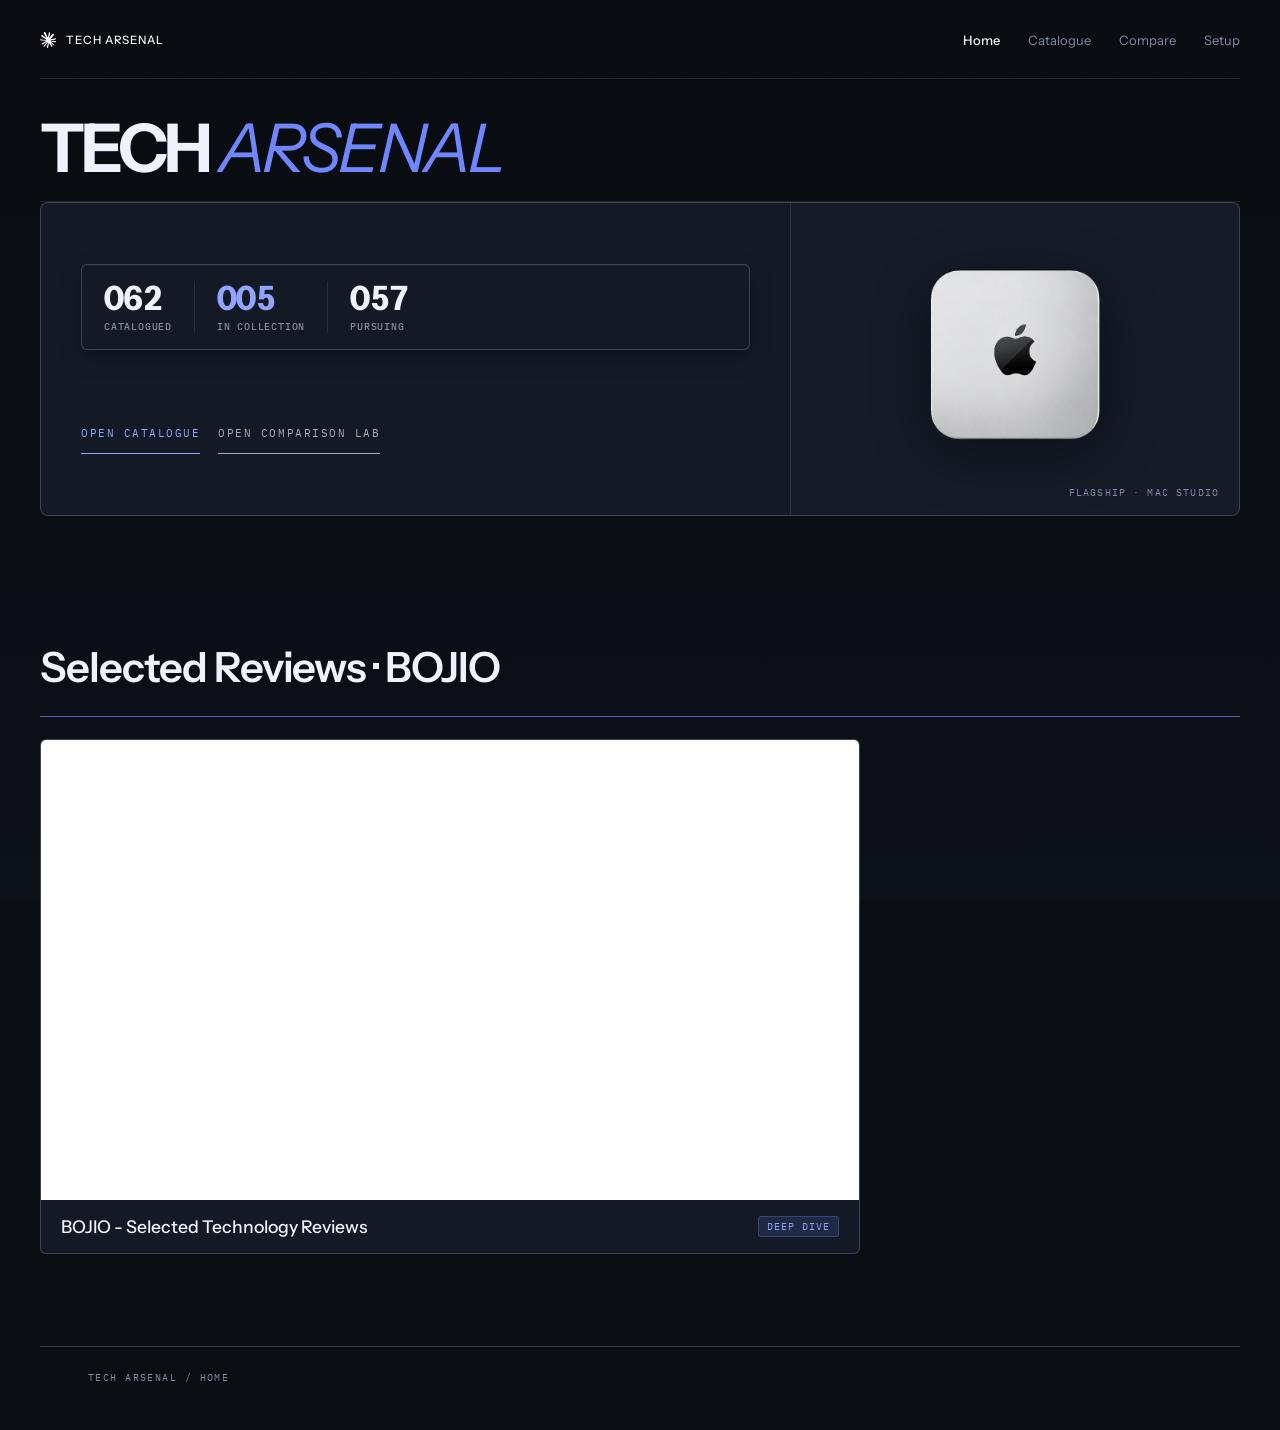
<file: index.html>
<!DOCTYPE html>
<html lang="en">
<head>
    <meta charset="UTF-8">
    <meta name="viewport" content="width=device-width, initial-scale=1.0">
    <title>TECH ARSENAL</title>
    <link rel="preload" href="assets/fonts/InstrumentSans-Variable.woff2" as="font" type="font/woff2" crossorigin>
    <link rel="preload" href="assets/fonts/IBMPlexMono-Regular.woff2" as="font" type="font/woff2" crossorigin>
    <link rel="stylesheet" href="arsenal-pages.css">
    <style>
        /* ===== Hero Stats Ledger ===== */
        .hero-stats-inline {
            display: inline-flex;
            align-items: stretch;
            gap: 0;
            margin-bottom: 32px;
            padding: 16px 20px;
            background: var(--panel-solid, #131a26);
            border: 1px solid var(--line-strong, rgba(160, 176, 204, 0.28));
            border-radius: 6px;
            box-shadow: inset 0 1px 0 rgba(255, 255, 255, 0.04), 0 8px 24px -4px rgba(0, 0, 0, 0.35);
        }

        .hero-stat-item {
            display: flex;
            flex-direction: column;
            gap: 6px;
            padding: 0 22px;
        }

        .hero-stat-item:first-child {
            padding-left: 2px;
        }

        .hero-stat-item:last-child {
            padding-right: 2px;
        }

        .hero-stat-item + .hero-stat-item {
            border-left: 1px solid var(--line, rgba(160, 176, 204, 0.14));
        }

        .hero-stat-item strong {
            font-size: 2.1rem;
            letter-spacing: -0.02em;
            font-family: var(--display);
            color: var(--text);
            line-height: 1;
            font-variant-numeric: tabular-nums;
            font-feature-settings: "tnum";
        }

        .hero-stat-item.owned strong {
            color: var(--accent-2, #91a5ff);
        }

        .hero-stat-label {
            display: flex;
            flex-direction: column;
            gap: 2px;
            font-family: var(--mono);
            font-size: 0.62rem;
            font-weight: 500;
            letter-spacing: 0.08em;
            text-transform: uppercase;
            color: var(--muted-2);
            line-height: 1.2;
        }

        /* ===== Minimalist Hero Bento ===== */
        .home-hero-card {
            display: grid;
            grid-template-columns: minmax(0, 1.25fr) minmax(0, 0.75fr);
            background: var(--panel-solid, #131a26);
            border: 1px solid var(--line-strong, rgba(160, 176, 204, 0.28));
            border-radius: 8px;
            overflow: hidden;
            margin-bottom: 48px;
        }

        .home-hero-content {
            padding: 36px 40px;
            display: flex;
            flex-direction: column;
            justify-content: center;
            gap: 24px;
        }

        .home-hero-preview {
            position: relative;
            display: flex;
            align-items: center;
            justify-content: center;
            padding: 36px;
            background: rgba(255, 255, 255, 0.012);
            border-left: 1px solid var(--line, rgba(160, 176, 204, 0.14));
        }

        .home-hero-preview img {
            max-width: 82%;
            max-height: 240px;
            width: auto;
            height: auto;
            object-fit: contain;
            filter: drop-shadow(0 14px 28px rgba(0, 0, 0, 0.45));
            user-select: none;
            pointer-events: none;
        }

        .home-preview-badge {
            position: absolute;
            bottom: 16px;
            right: 20px;
            font-family: var(--mono, monospace);
            font-size: 0.6rem;
            letter-spacing: 0.12em;
            color: var(--muted-2, #7f8ca2);
            text-transform: uppercase;
        }

        @media (max-width: 900px) {
            .home-hero-card {
                grid-template-columns: 1fr;
            }
            .home-hero-preview {
                border-left: 0;
                border-top: 1px solid var(--line, rgba(160, 176, 204, 0.14));
                padding: 28px;
            }
            .home-hero-content {
                padding: 24px 20px;
            }
            .hero-stats-inline {
                padding: 12px 14px;
                margin-bottom: 20px;
                width: 100%;
                justify-content: space-between;
            }
            .hero-stat-item {
                padding: 0 10px;
            }
            .hero-stat-item strong {
                font-size: 1.5rem;
            }
        }
        @media (max-width: 640px) {
            .home-hero-content {
                padding: 20px 16px;
            }
            .home-hero-preview {
                padding: 20px;
            }
            .hero-stats-inline {
                display: grid;
                grid-template-columns: repeat(2, 1fr);
                gap: 14px 12px;
                padding: 14px 16px;
            }
            .hero-stat-item {
                padding: 0 4px;
                border-left: none !important;
            }
            .hero-stat-item strong {
                font-size: 1.6rem;
            }
        }
    </style>
</head>
<body class="catalogue-page">
    <header class="header site-header">
        <div class="header-top top-row">
            <a class="back-link home-mark-link" href="index.html" aria-label="Back to home" title="Back to home">
                <img src="assets/images/arsenal-spark.webp" alt="Tech Arsenal spark mark" width="1000" height="1000" loading="eager" decoding="async">
                <span class="mark-label">TECH ARSENAL</span>
            </a>
            <button class="hamburger-btn" aria-label="Toggle navigation" aria-expanded="false" type="button">
                <span class="hamburger-line"></span>
                <span class="hamburger-line"></span>
                <span class="hamburger-line"></span>
            </button>
            <nav class="page-nav" aria-label="Site navigation">
                <a class="page-link active" href="index.html" aria-current="page">Home</a>
                <a class="page-link" href="tech-arsenal.html">Catalogue</a>
                <a class="page-link" href="comparison-lab.html">Compare</a>
                <a class="page-link" href="topology.html">Setup</a>
            </nav>
        </div>

        <div class="masthead">
            <div class="masthead-copy">
                <h1 class="main-title"><span class="tech">TECH</span> <span class="arsenal">ARSENAL</span></h1>
            </div>
        </div>
    </header>

    <main class="collection">
        <section class="home-hero-card">
            <div class="home-hero-content">
                <div class="hero-stats-inline" aria-label="Collection statistics">
                    <div class="hero-stat-item">
                        <strong class="stat-num">062</strong>
                        <span class="hero-stat-label">catalogued</span>
                    </div>
                    <div class="hero-stat-item owned">
                        <strong class="stat-num">005</strong>
                        <span class="hero-stat-label">in collection</span>
                    </div>
                    <div class="hero-stat-item">
                        <strong class="stat-num">057</strong>
                        <span class="hero-stat-label">pursuing</span>
                    </div>
                </div>
                <div class="hero-actions">
                    <a class="button-primary" href="tech-arsenal.html">Open Catalogue</a>
                    <a class="button-secondary" href="comparison-lab.html">Open Comparison Lab</a>
                </div>
            </div>

            <div class="home-hero-preview">
                <img src="assets/images/macstudio-m4-ultra-transparent.webp" alt="Mac Studio M4 Ultra" width="1254" height="1254" loading="eager" decoding="async">
                <span class="home-preview-badge">FLAGSHIP · MAC STUDIO</span>
            </div>
        </section>

        <section class="section" id="sec-creator">
            <div class="chapter-head">
                <span class="chapter-eyebrow">REFERENCE</span>
                <h2 class="section-title">Selected Reviews · BOJIO</h2>
                <div class="chapter-rule"></div>
            </div>

            <div class="video-card">
                <div class="video-wrapper">
                    <iframe width="560" height="315" src="https://www.youtube.com/embed/T4FwjYAWAwI?si=FUs0qRRfZWWGJGwA&amp;start=568" title="YouTube video player" frameborder="0" allow="accelerometer; autoplay; clipboard-write; encrypted-media; gyroscope; picture-in-picture; web-share" referrerpolicy="strict-origin-when-cross-origin" allowfullscreen></iframe>
                </div>
                <div class="video-info">
                    <h4 class="video-title">BOJIO - Selected Technology Reviews</h4>
                    <span class="video-tagpill">DEEP DIVE</span>
                </div>
            </div>
        </section>
    </main>

    <footer class="site-footer">
        <div class="footer-line">TECH ARSENAL / HOME</div>
    </footer>
    <script src="assets/data/devices.js"></script>
    <script src="arsenal-site.js"></script>
    <script>
        if (window.TECH_ARSENAL_DEVICES && Array.isArray(window.TECH_ARSENAL_DEVICES)) {
            const total = window.TECH_ARSENAL_DEVICES.length;
            const owned = window.TECH_ARSENAL_DEVICES.filter(d => d.status === "owned").length;
            const pursuing = total - owned;
            const statNums = document.querySelectorAll(".hero-stats-inline .stat-num");
            if (statNums.length >= 3) {
                statNums[0].textContent = String(total).padStart(3, "0");
                statNums[1].textContent = String(owned).padStart(3, "0");
                statNums[2].textContent = String(pursuing).padStart(3, "0");
            }
        }
    </script>
</body>
</html>
</file>
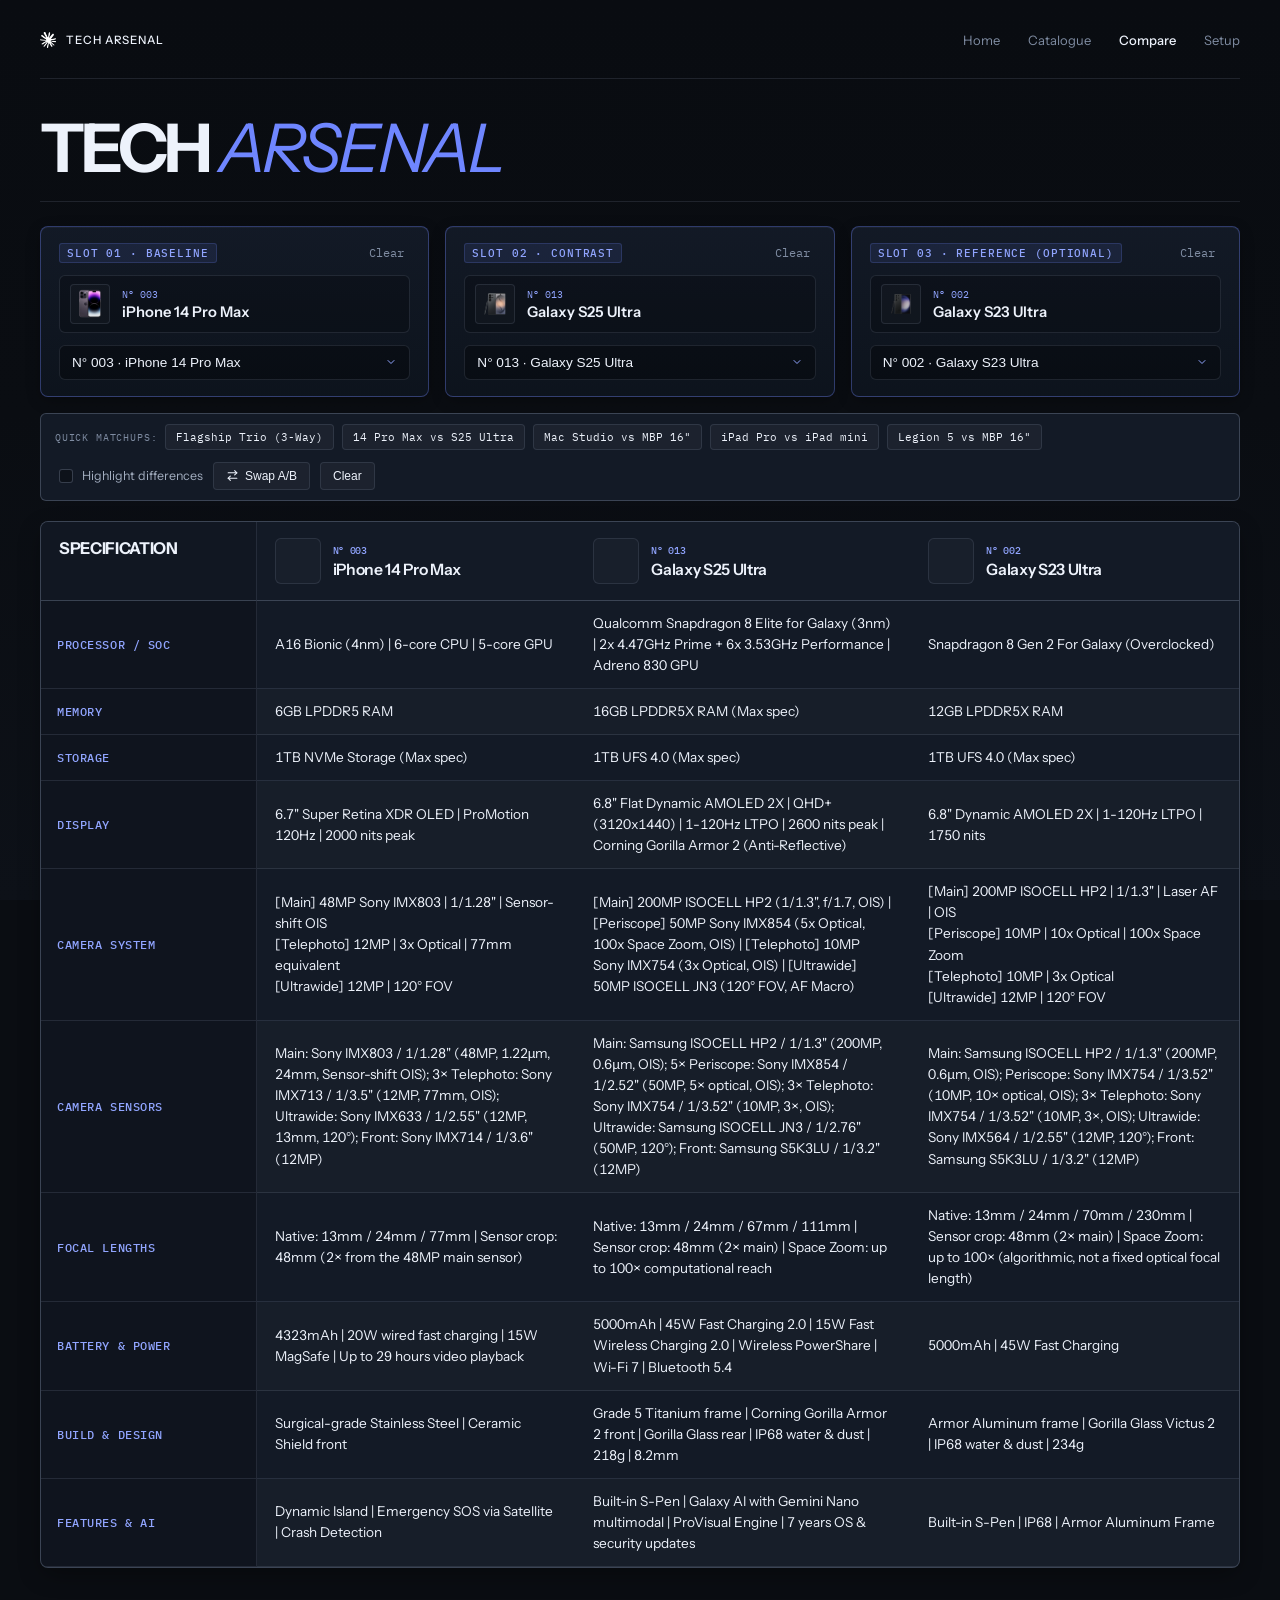
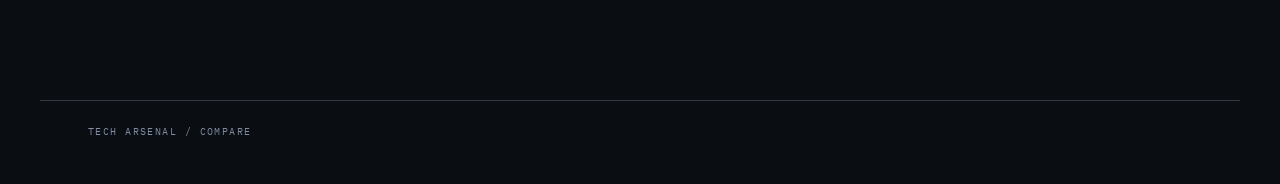
<file: comparison-lab.html>
<!DOCTYPE html>
<html lang="en">
<head>
    <meta charset="UTF-8">
    <meta name="viewport" content="width=device-width, initial-scale=1.0">
    <title>TECH ARSENAL · Comparison Lab</title>
    <link rel="preload" href="assets/fonts/InstrumentSans-Variable.woff2" as="font" type="font/woff2" crossorigin>
    <link rel="preload" href="assets/fonts/IBMPlexMono-Regular.woff2" as="font" type="font/woff2" crossorigin>
    <link rel="stylesheet" href="arsenal-pages.css">
    <style>
        /* Specification comparison lab using dossier visual language */
        /* ===== 3-Slot Deck ===== */
        .compare-deck {
            display: grid;
            grid-template-columns: repeat(3, 1fr);
            gap: 16px;
            margin: 24px 0 16px;
        }

        .compare-slot {
            background: linear-gradient(180deg, rgba(20, 27, 40, 0.92) 0%, rgba(14, 20, 30, 0.92) 100%);
            border: 1px solid var(--line-strong, rgba(160, 176, 204, 0.16));
            border-radius: 8px;
            padding: 16px 18px;
            display: flex;
            flex-direction: column;
            gap: 12px;
            box-shadow: inset 0 1px 0 rgba(255, 255, 255, 0.04), 0 4px 16px -2px rgba(0, 0, 0, 0.32);
            transition: border-color 0.18s ease, box-shadow 0.18s ease;
        }

        .compare-slot.has-device {
            border-color: rgba(111, 134, 255, 0.35);
        }

        .slot-header {
            display: flex;
            align-items: center;
            justify-content: space-between;
            gap: 8px;
        }

        .slot-tag {
            font-family: var(--mono, monospace);
            font-size: 0.68rem;
            letter-spacing: 0.08em;
            color: var(--accent-2, #91a5ff);
            background: rgba(111, 134, 255, 0.1);
            border: 1px solid rgba(111, 134, 255, 0.2);
            padding: 2px 7px;
            border-radius: 3px;
            font-weight: 600;
        }

        .slot-clear-btn {
            background: transparent;
            border: none;
            color: var(--muted-2, #7f8ca2);
            font-size: 0.75rem;
            font-family: var(--mono, monospace);
            cursor: pointer;
            padding: 2px 6px;
            border-radius: 3px;
            transition: color 0.15s ease, background 0.15s ease;
        }

        .slot-clear-btn:hover {
            color: #ff7b7b;
            background: rgba(255, 123, 123, 0.1);
        }

        .slot-preview {
            display: flex;
            align-items: center;
            gap: 12px;
            background: rgba(0, 0, 0, 0.22);
            border: 1px solid var(--line, rgba(160, 176, 204, 0.1));
            border-radius: 6px;
            padding: 8px 10px;
        }

        .slot-thumb {
            width: 40px;
            height: 40px;
            border-radius: 4px;
            background: rgba(255, 255, 255, 0.025);
            border: 1px solid var(--line, rgba(160, 176, 204, 0.1));
            display: flex;
            align-items: center;
            justify-content: center;
            flex-shrink: 0;
            overflow: hidden;
            padding: 2px;
        }

        .slot-thumb img {
            max-width: 100%;
            max-height: 100%;
            object-fit: contain;
            display: block;
        }

        .slot-info {
            display: flex;
            flex-direction: column;
            gap: 2px;
            min-width: 0;
            flex: 1;
        }

        .slot-lot {
            font-family: var(--mono, monospace);
            font-size: 0.65rem;
            color: var(--accent-2, #91a5ff);
        }

        .slot-title {
            font-size: 0.92rem;
            font-weight: 600;
            color: var(--text, #edf2fb);
            white-space: nowrap;
            overflow: hidden;
            text-overflow: ellipsis;
        }

        /* Laboratory select dropdown */
        .lab-select {
            width: 100%;
            background-color: rgba(0, 0, 0, 0.32);
            background-image: url("data:image/svg+xml,%3Csvg xmlns='http://www.w3.org/2000/svg' width='12' height='12' viewBox='0 0 24 24' fill='none' stroke='%2391a5ff' stroke-width='2' stroke-linecap='round' stroke-linejoin='round'%3E%3Cpolyline points='6 9 12 15 18 9'%3E%3C/polyline%3E%3C/svg%3E");
            background-repeat: no-repeat;
            background-position: right 12px center;
            border: 1px solid var(--line, rgba(160, 176, 204, 0.16));
            border-radius: 6px;
            color: var(--text, #edf2fb);
            font-size: 0.85rem;
            padding: 9px 36px 9px 12px;
            appearance: none;
            -webkit-appearance: none;
            cursor: pointer;
            transition: border-color 0.18s ease;
        }

        .lab-select:hover {
            border-color: rgba(111, 134, 255, 0.3);
        }

        .lab-select:focus-visible {
            outline: 2px solid var(--accent, #6f86ff);
            outline-offset: 2px;
            border-color: var(--accent, #6f86ff);
        }

        .lab-select optgroup {
            background: #131a26;
            color: var(--accent-2, #91a5ff);
            font-family: var(--mono, monospace);
            font-weight: 600;
            padding: 6px 0;
        }

        .lab-select option {
            background: #0d121c;
            color: #edf2fb;
            font-family: inherit;
            padding: 6px 12px;
        }

        /* ===== Toolbar ===== */
        .compare-toolbar {
            display: flex;
            flex-wrap: wrap;
            align-items: center;
            justify-content: space-between;
            gap: 12px;
            margin: 0 0 20px;
            padding: 10px 14px;
            background: var(--panel-solid, #131a26);
            border: 1px solid var(--line-strong, rgba(160, 176, 204, 0.2));
            border-radius: 6px;
        }

        .preset-group {
            display: flex;
            flex-wrap: wrap;
            align-items: center;
            gap: 8px;
        }

        .preset-label {
            font-family: var(--mono, monospace);
            font-size: 0.65rem;
            color: var(--muted-2, #7f8ca2);
            letter-spacing: 0.08em;
            text-transform: uppercase;
        }

        .preset-chip {
            background: rgba(255, 255, 255, 0.04);
            border: 1px solid var(--line, rgba(160, 176, 204, 0.16));
            border-radius: 4px;
            color: var(--text, #edf2fb);
            font-family: var(--mono, monospace);
            font-size: 0.68rem;
            padding: 5px 10px;
            cursor: pointer;
            transition: all 0.15s ease;
        }

        .preset-chip:hover {
            border-color: var(--accent, #6f86ff);
            background: rgba(111, 134, 255, 0.1);
        }

        .toolbar-actions {
            display: flex;
            align-items: center;
            gap: 10px;
        }

        .diff-toggle-label {
            display: inline-flex;
            align-items: center;
            gap: 6px;
            font-size: 0.78rem;
            color: var(--muted, #a2adbf);
            cursor: pointer;
            user-select: none;
        }

        .diff-checkbox {
            appearance: none;
            -webkit-appearance: none;
            width: 14px;
            height: 14px;
            border: 1px solid var(--line-strong, rgba(160, 176, 204, 0.28));
            border-radius: 3px;
            background: rgba(0, 0, 0, 0.3);
            cursor: pointer;
            position: relative;
            vertical-align: middle;
        }

        .diff-checkbox:checked {
            background: var(--accent, #6f86ff);
            border-color: var(--accent, #6f86ff);
        }

        .diff-checkbox:checked::after {
            content: "";
            position: absolute;
            left: 4px;
            top: 1px;
            width: 4px;
            height: 8px;
            border: solid #fff;
            border-width: 0 2px 2px 0;
            transform: rotate(45deg);
        }

        .toolbar-btn {
            background: rgba(255, 255, 255, 0.04);
            border: 1px solid var(--line, rgba(160, 176, 204, 0.16));
            border-radius: 4px;
            color: var(--text, #edf2fb);
            font-size: 0.75rem;
            padding: 6px 12px;
            display: inline-flex;
            align-items: center;
            gap: 6px;
            cursor: pointer;
            transition: all 0.15s ease;
        }

        .toolbar-btn:hover {
            border-color: var(--line-strong, rgba(160, 176, 204, 0.3));
            background: rgba(255, 255, 255, 0.08);
        }

        /* ===== Hidden State Enforcement ===== */
        [hidden] {
            display: none !important;
        }

        /* ===== Empty State ===== */
        .compare-empty-card {
            background: linear-gradient(180deg, rgba(20, 27, 40, 0.8) 0%, rgba(14, 20, 30, 0.8) 100%);
            border: 1px dashed var(--line-strong, rgba(160, 176, 204, 0.25));
            border-radius: 8px;
            padding: 44px 24px;
            text-align: center;
            display: flex;
            flex-direction: column;
            align-items: center;
            gap: 12px;
            margin-bottom: 36px;
        }

        .empty-icon-box {
            width: 44px;
            height: 44px;
            border-radius: 8px;
            background: rgba(111, 134, 255, 0.1);
            border: 1px solid rgba(111, 134, 255, 0.25);
            display: flex;
            align-items: center;
            justify-content: center;
            color: var(--accent, #6f86ff);
        }

        .empty-title {
            font-size: 1.05rem;
            font-weight: 600;
            color: var(--text, #edf2fb);
            margin: 0;
        }

        .empty-desc {
            font-size: 0.88rem;
            color: var(--muted, #a2adbf);
            max-width: 520px;
            margin: 0;
            line-height: 1.6;
        }

        .empty-presets {
            display: flex;
            flex-wrap: wrap;
            justify-content: center;
            gap: 10px;
            margin-top: 12px;
        }

        .empty-preset-card {
            background: rgba(0, 0, 0, 0.3);
            border: 1px solid var(--line, rgba(160, 176, 204, 0.16));
            border-radius: 6px;
            padding: 10px 14px;
            color: var(--text, #edf2fb);
            font-size: 0.82rem;
            cursor: pointer;
            display: flex;
            align-items: center;
            gap: 8px;
            transition: border-color 0.18s ease, background 0.18s ease;
        }

        .empty-preset-card:hover {
            border-color: var(--accent, #6f86ff);
            background: rgba(111, 134, 255, 0.08);
        }

        .empty-preset-card .arr {
            color: var(--accent-2, #91a5ff);
            font-family: var(--mono, monospace);
        }

        /* ===== Comparison Table Card ===== */
        .compare-table-card {
            background: var(--panel-solid, #131a26);
            border: 1px solid var(--line-strong, rgba(160, 176, 204, 0.2));
            border-radius: 8px;
            overflow: clip;
            box-shadow: inset 0 1px 0 rgba(255, 255, 255, 0.04), 0 8px 24px -4px rgba(0, 0, 0, 0.4);
            margin-bottom: 40px;
        }

        .compare-table-scroller {
            width: 100%;
            overflow-x: auto;
            -webkit-overflow-scrolling: touch;
        }

        .compare-table-caption {
            position: absolute;
            width: 1px;
            height: 1px;
            padding: 0;
            margin: -1px;
            overflow: hidden;
            clip-path: inset(50%);
            white-space: nowrap;
            border: 0;
        }

        .compare-table {
            width: 100%;
            border-collapse: separate;
            border-spacing: 0;
            font-size: 0.85rem;
        }

        .compare-table thead th {
            position: sticky;
            top: 0;
            z-index: 5;
            background: #131a26;
            border-bottom: 1px solid var(--line-strong, rgba(160, 176, 204, 0.22));
            padding: 16px 18px;
            text-align: left;
            vertical-align: top;
        }

        .compare-table thead th:first-child {
            width: 150px;
            min-width: 130px;
            border-right: 1px solid var(--line, rgba(160, 176, 204, 0.12));
            background: #111722;
        }

        .compare-head-cell {
            display: flex;
            align-items: center;
            gap: 12px;
        }

        .compare-head-thumb {
            width: 46px;
            height: 46px;
            border-radius: 6px;
            background: rgba(255, 255, 255, 0.025);
            border: 1px solid var(--line, rgba(160, 176, 204, 0.14));
            display: flex;
            align-items: center;
            justify-content: center;
            flex-shrink: 0;
            overflow: hidden;
            padding: 3px;
        }

        .compare-head-thumb img {
            max-width: 100%;
            max-height: 100%;
            object-fit: contain;
            display: block;
        }

        .compare-head-meta {
            display: flex;
            flex-direction: column;
            gap: 3px;
            min-width: 0;
        }

        .compare-head-lot {
            font-family: var(--mono, monospace);
            font-size: 0.65rem;
            color: var(--accent-2, #91a5ff);
        }

        .compare-head-title {
            font-size: 0.98rem;
            font-weight: 600;
            color: var(--text, #edf2fb);
            margin: 0;
            white-space: nowrap;
            overflow: hidden;
            text-overflow: ellipsis;
        }

        .compare-table tbody th {
            font-family: var(--mono, monospace);
            font-size: 0.72rem;
            letter-spacing: 0.05em;
            text-transform: uppercase;
            color: var(--accent-2, #91a5ff);
            background: rgba(0, 0, 0, 0.22);
            border-right: 1px solid var(--line, rgba(160, 176, 204, 0.12));
            border-bottom: 1px solid var(--line, rgba(160, 176, 204, 0.1));
            padding: 12px 16px;
            text-align: left;
            vertical-align: middle;
            white-space: nowrap;
        }

        .compare-table tbody td {
            padding: 12px 18px;
            border-bottom: 1px solid var(--line, rgba(160, 176, 204, 0.1));
            font-size: 0.85rem;
            line-height: 1.55;
            color: var(--text, #edf2fb);
            font-feature-settings: "tnum";
            font-variant-numeric: tabular-nums;
            vertical-align: middle;
            transition: background 0.15s ease;
        }

        .compare-table tbody tr:nth-child(even) td {
            background: rgba(255, 255, 255, 0.015);
        }

        .compare-table tbody tr:hover td {
            background: rgba(111, 134, 255, 0.04);
        }

        /* Difference highlighting */
        .compare-table.highlight-diff tbody tr.row-diff td {
            background: rgba(111, 134, 255, 0.05);
        }

        .compare-table.highlight-diff tbody tr.row-diff th {
            border-left: 3px solid var(--accent, #6f86ff);
            color: #fff;
        }

        .spec-val-empty {
            color: var(--muted-2, #7f8ca2);
            opacity: 0.4;
        }

        /* Accessibility focus indicators */
        a.page-link:focus-visible,
        a.back-link:focus-visible,
        .preset-chip:focus-visible,
        .toolbar-btn:focus-visible,
        .empty-preset-card:focus-visible {
            outline: 2px solid var(--accent, #6f86ff);
            outline-offset: 2px;
        }

        @media (min-width: 641px) and (max-width: 1024px) {
            .compare-deck {
                grid-template-columns: repeat(3, minmax(0, 1fr));
                gap: 10px;
                margin: 18px 0 14px;
            }
            .compare-slot {
                padding: 12px 10px;
                gap: 8px;
            }
            .slot-header {
                gap: 6px;
            }
            .slot-tag {
                font-size: 0.58rem;
                letter-spacing: 0.03em;
                padding: 2px 5px;
                white-space: nowrap;
                overflow: hidden;
                text-overflow: ellipsis;
            }
            .slot-clear-btn {
                font-size: 0.7rem;
                padding: 1px 4px;
            }
            .slot-preview {
                gap: 8px;
                padding: 6px 8px;
            }
            .slot-thumb {
                width: 32px;
                height: 32px;
                flex: 0 0 32px;
            }
            .slot-lot {
                font-size: 0.6rem;
            }
            .slot-title {
                font-size: 0.8rem;
            }
            .lab-select {
                font-size: 0.78rem;
                padding: 7px 24px 7px 8px;
            }
            .compare-toolbar {
                gap: 10px;
                padding: 8px 12px;
            }
            .preset-chip {
                padding: 4px 8px;
                font-size: 0.64rem;
            }
            .toolbar-actions {
                gap: 8px;
            }
            .toolbar-btn {
                padding: 5px 8px;
                font-size: 0.7rem;
            }
            .diff-toggle-label {
                font-size: 0.72rem;
            }
            /* Tablet Table: ensure 3 device columns fit perfectly side-by-side */
            .compare-table-scroller {
                overflow-x: auto;
                -webkit-overflow-scrolling: touch;
            }
            .compare-table {
                width: 100%;
            }
            .compare-table thead th:first-child {
                width: 120px;
                min-width: 105px;
                padding: 10px 10px;
            }
            .compare-table thead th {
                padding: 10px 10px;
            }
            .compare-head-cell {
                gap: 8px;
            }
            .compare-head-thumb {
                width: 34px;
                height: 34px;
                flex: 0 0 34px;
            }
            .compare-head-lot {
                font-size: 0.58rem;
            }
            .compare-head-title {
                font-size: 0.82rem;
            }
            .compare-table tbody th {
                padding: 9px 10px;
                font-size: 0.66rem;
                white-space: normal;
                word-break: break-word;
            }
            .compare-table tbody td {
                padding: 9px 10px;
                font-size: 0.78rem;
                line-height: 1.45;
            }
        }

        @media (max-width: 640px) {
            html, body {
                overflow-x: hidden !important;
                max-width: 100% !important;
            }

            /* Container sizing */
            .collection {
                width: 100% !important;
                max-width: 100% !important;
                padding: 0 10px !important;
                box-sizing: border-box !important;
            }

            .masthead {
                padding: 10px 0 6px !important;
            }

            .main-title {
                font-size: clamp(1.6rem, 7vw, 2.2rem) !important;
            }

            /* Hide Slot 3 entirely on mobile (max 2 devices compare) */
            #slotCardC {
                display: none !important;
            }

            .compare-deck {
                display: grid !important;
                grid-template-columns: minmax(0, 1fr) minmax(0, 1fr) !important;
                gap: 8px !important;
                margin: 12px 0 10px !important;
                width: 100% !important;
                box-sizing: border-box !important;
            }

            .compare-slot {
                padding: 8px !important;
                gap: 6px !important;
                min-width: 0 !important;
                width: 100% !important;
                box-sizing: border-box !important;
                overflow: hidden !important;
            }

            .slot-header {
                gap: 4px !important;
            }

            .slot-header .slot-tag {
                font-size: 0.75rem !important;
                padding: 2px 4px !important;
                letter-spacing: 0.03em !important;
                white-space: nowrap !important;
                overflow: hidden !important;
                text-overflow: ellipsis !important;
                max-width: 95px !important;
            }

            .slot-clear-btn {
                min-height: 44px !important;
                font-size: 0.75rem !important;
                padding: 2px 4px !important;
                flex-shrink: 0 !important;
            }

            .slot-preview {
                padding: 4px 6px !important;
                gap: 6px !important;
                min-width: 0 !important;
            }

            .slot-thumb {
                width: 28px !important;
                height: 28px !important;
                flex: 0 0 28px !important;
            }

            .slot-info {
                min-width: 0 !important;
                overflow: hidden !important;
            }

            .slot-lot {
                font-size: 0.75rem !important;
            }

            .slot-title {
                font-size: 0.75rem !important;
                white-space: nowrap !important;
                overflow: hidden !important;
                text-overflow: ellipsis !important;
                min-width: 0 !important;
            }

            .lab-select {
                min-height: 44px !important;
                font-size: 0.75rem !important;
                padding: 6px 20px 6px 6px !important;
                background-position: right 6px center !important;
                min-width: 0 !important;
                width: 100% !important;
                box-sizing: border-box !important;
            }

            /* Toolbar on mobile */
            .compare-toolbar {
                flex-direction: column !important;
                align-items: stretch !important;
                gap: 8px !important;
                padding: 8px !important;
                margin-bottom: 12px !important;
                width: 100% !important;
                max-width: 100% !important;
                box-sizing: border-box !important;
                overflow: hidden !important;
            }

            .preset-group {
                display: flex !important;
                flex-wrap: nowrap !important;
                overflow-x: auto !important;
                -webkit-overflow-scrolling: touch !important;
                gap: 6px !important;
                padding-bottom: 3px !important;
                scrollbar-width: none !important;
                width: 100% !important;
                max-width: 100% !important;
                box-sizing: border-box !important;
            }

            .preset-group::-webkit-scrollbar {
                display: none !important;
            }

            .preset-label {
                font-size: 0.75rem !important;
            }

            .preset-chip {
                flex: 0 0 auto !important;
                white-space: nowrap !important;
                padding: 4px 8px !important;
                min-height: 44px !important;
                font-size: 0.75rem !important;
            }

            .toolbar-actions {
                display: flex !important;
                flex-wrap: wrap !important;
                align-items: center !important;
                justify-content: space-between !important;
                width: 100% !important;
                gap: 6px !important;
            }

            .diff-toggle-label {
                min-height: 44px !important;
                font-size: 0.75rem !important;
            }

            .toolbar-btn {
                min-height: 44px !important;
                font-size: 0.75rem !important;
                padding: 5px 8px !important;
            }

            /* Empty state on mobile */
            .compare-empty-card {
                padding: 28px 16px !important;
                gap: 10px !important;
                margin-bottom: 24px !important;
            }

            .empty-presets {
                flex-direction: column !important;
                width: 100% !important;
            }

            .empty-preset-card {
                width: 100% !important;
                box-sizing: border-box !important;
                justify-content: space-between !important;
                min-height: 44px !important;
                font-size: 0.76rem !important;
                padding: 8px 12px !important;
            }

            /* GSMArena-Style 2-Device Mobile Compare Table */
            .compare-table-card {
                border-radius: 8px !important;
                overflow: hidden !important;
                margin-bottom: 28px !important;
                width: 100% !important;
                max-width: 100% !important;
                box-sizing: border-box !important;
            }

            .compare-table-scroller {
                width: 100% !important;
                max-width: 100% !important;
                overflow: hidden !important;
                box-sizing: border-box !important;
            }

            table.compare-table,
            .compare-table {
                display: block !important;
                width: 100% !important;
                max-width: 100% !important;
                min-width: 0 !important;
                border-collapse: collapse !important;
                box-sizing: border-box !important;
            }

            .compare-table thead,
            .compare-table tbody {
                display: block !important;
                width: 100% !important;
                box-sizing: border-box !important;
            }

            /* Sticky 2-Column Device Header */
            .compare-table thead tr {
                display: grid !important;
                grid-template-columns: minmax(0, 1fr) minmax(0, 1fr) !important;
                width: 100% !important;
                position: sticky !important;
                top: 0 !important;
                z-index: 25 !important;
                background: #111723 !important;
                border-bottom: 2px solid var(--accent, #6f86ff) !important;
                box-shadow: 0 4px 14px rgba(0, 0, 0, 0.45) !important;
                box-sizing: border-box !important;
            }

            /* Hide 'SPECIFICATION' label in sticky header */
            .compare-table thead th:first-child {
                display: none !important;
            }

            .compare-table thead th {
                display: flex !important;
                align-items: center !important;
                padding: 8px 6px !important;
                border: none !important;
                background: transparent !important;
                min-width: 0 !important;
                width: 100% !important;
                box-sizing: border-box !important;
                overflow: hidden !important;
            }

            .compare-table thead th:nth-child(2) {
                border-right: 1px solid var(--line, rgba(160, 176, 204, 0.15)) !important;
            }

            .compare-head-cell {
                display: flex !important;
                align-items: center !important;
                gap: 6px !important;
                min-width: 0 !important;
                width: 100% !important;
                overflow: hidden !important;
            }

            .compare-head-thumb {
                width: 28px !important;
                height: 28px !important;
                flex: 0 0 28px !important;
                padding: 1px !important;
            }

            .compare-head-meta {
                min-width: 0 !important;
                flex: 1 !important;
                overflow: hidden !important;
            }

            .compare-head-lot {
                font-size: 0.75rem !important;
                color: var(--accent-2, #91a5ff) !important;
                display: block !important;
            }

            .compare-head-title {
                font-size: 0.75rem !important;
                white-space: nowrap !important;
                overflow: hidden !important;
                text-overflow: ellipsis !important;
                min-width: 0 !important;
            }

            /* Each spec row on mobile */
            .compare-table tbody tr {
                display: grid !important;
                grid-template-columns: minmax(0, 1fr) minmax(0, 1fr) !important;
                width: 100% !important;
                border-bottom: 1px solid var(--line, rgba(160, 176, 204, 0.12)) !important;
                box-sizing: border-box !important;
            }

            /* Full-width Specification Category Bar (GSMArena style) */
            .compare-table tbody tr th {
                grid-column: 1 / -1 !important;
                display: block !important;
                width: 100% !important;
                box-sizing: border-box !important;
                background: rgba(14, 21, 33, 0.95) !important;
                border-right: none !important;
                border-bottom: 1px solid var(--line, rgba(160, 176, 204, 0.1)) !important;
                border-left: 3px solid transparent !important;
                padding: 6px 8px !important;
                font-family: var(--mono) !important;
                font-size: 0.75rem !important;
                font-weight: 700 !important;
                letter-spacing: 0.08em !important;
                text-transform: uppercase !important;
                color: var(--accent-2, #91a5ff) !important;
                text-align: left !important;
            }

            /* Value cells side by side (strictly 50% each) */
            .compare-table tbody tr td {
                display: block !important;
                width: 100% !important;
                box-sizing: border-box !important;
                padding: 8px 8px !important;
                font-size: 0.75rem !important;
                line-height: 1.45 !important;
                border-bottom: none !important;
                min-width: 0 !important;
                overflow-wrap: anywhere !important;
                word-break: break-word !important;
            }

            .compare-table tbody tr td:first-of-type {
                border-right: 1px solid var(--line, rgba(160, 176, 204, 0.12)) !important;
            }

            /* Difference Highlighting */
            .compare-table.highlight-diff tbody tr.row-diff th {
                border-left: 3px solid var(--accent, #6f86ff) !important;
                color: #ffffff !important;
                background: rgba(111, 134, 255, 0.14) !important;
            }

            .compare-table.highlight-diff tbody tr.row-diff td {
                background: rgba(111, 134, 255, 0.035) !important;
            }

            /* Hide 3-device presets on mobile (mobile strictly supports 2 devices) */
            .preset-chip[data-c],
            .empty-preset-card[data-c] {
                display: none !important;
            }
        }
    </style>
</head>
<body class="catalogue-page">
    <header class="header site-header">
        <div class="header-top top-row">
            <a href="index.html" class="back-link home-mark-link" aria-label="Back to home" title="Back to home"><img src="assets/images/arsenal-spark.webp" alt="" width="1000" height="1000" loading="eager" decoding="async"><span class="mark-label">TECH ARSENAL</span></a>
            <button class="hamburger-btn" aria-label="Toggle navigation" aria-expanded="false" type="button">
                <span class="hamburger-line"></span>
                <span class="hamburger-line"></span>
                <span class="hamburger-line"></span>
            </button>
            <nav class="page-nav" aria-label="Site navigation">
                <a class="page-link" href="index.html">Home</a>
                <a class="page-link" href="tech-arsenal.html">Catalogue</a>
                <a class="page-link active" href="comparison-lab.html" aria-current="page">Compare</a>
                <a class="page-link" href="topology.html">Setup</a>
            </nav>
        </div>
        <div class="masthead">
            <div class="masthead-copy">
                <h1 class="main-title"><span class="tech">TECH</span> <span class="arsenal">ARSENAL</span></h1>
            </div>
        </div>
    </header>

    <main class="collection">
        <!-- 3-Slot Deck -->
        <div class="compare-deck">
            <!-- SLOT 01 -->
            <div class="compare-slot" id="slotCardA">
                <div class="slot-header">
                    <span class="slot-tag">SLOT 01 · BASELINE</span>
                    <button type="button" class="slot-clear-btn" id="clearA" title="Clear slot" aria-label="Clear baseline slot" hidden>Clear</button>
                </div>
                <div class="slot-preview" id="previewA" hidden>
                    <div class="slot-thumb"><img id="thumbA" src="" alt=""></div>
                    <div class="slot-info">
                        <span class="slot-lot" id="lotA"></span>
                        <span class="slot-title" id="nameA"></span>
                    </div>
                </div>
                <select id="pickA" class="lab-select" aria-label="Select baseline device">
                    <option value="">Select baseline device...</option>
                </select>
            </div>

            <!-- SLOT 02 -->
            <div class="compare-slot" id="slotCardB">
                <div class="slot-header">
                    <span class="slot-tag">SLOT 02 · CONTRAST</span>
                    <button type="button" class="slot-clear-btn" id="clearB" title="Clear slot" aria-label="Clear contrast slot" hidden>Clear</button>
                </div>
                <div class="slot-preview" id="previewB" hidden>
                    <div class="slot-thumb"><img id="thumbB" src="" alt=""></div>
                    <div class="slot-info">
                        <span class="slot-lot" id="lotB"></span>
                        <span class="slot-title" id="nameB"></span>
                    </div>
                </div>
                <select id="pickB" class="lab-select" aria-label="Select contrast device">
                    <option value="">Select contrast device...</option>
                </select>
            </div>

            <!-- SLOT 03 -->
            <div class="compare-slot" id="slotCardC">
                <div class="slot-header">
                    <span class="slot-tag">SLOT 03 · REFERENCE (OPTIONAL)</span>
                    <button type="button" class="slot-clear-btn" id="clearC" title="Clear slot" aria-label="Clear reference slot" hidden>Clear</button>
                </div>
                <div class="slot-preview" id="previewC" hidden>
                    <div class="slot-thumb"><img id="thumbC" src="" alt=""></div>
                    <div class="slot-info">
                        <span class="slot-lot" id="lotC"></span>
                        <span class="slot-title" id="nameC"></span>
                    </div>
                </div>
                <select id="pickC" class="lab-select" aria-label="Select third device (optional)">
                    <option value="">Select third device (optional)...</option>
                </select>
            </div>
        </div>

        <!-- Toolbar -->
        <div class="compare-toolbar">
            <div class="preset-group">
                <span class="preset-label">Quick Matchups:</span>
                <button type="button" class="preset-chip" data-a="003" data-b="013" data-c="002">Flagship Trio (3-Way)</button>
                <button type="button" class="preset-chip" data-a="003" data-b="013">14 Pro Max vs S25 Ultra</button>
                <button type="button" class="preset-chip" data-a="030" data-b="026">Mac Studio vs MBP 16"</button>
                <button type="button" class="preset-chip" data-a="022" data-b="023">iPad Pro vs iPad mini</button>
                <button type="button" class="preset-chip" data-a="027" data-b="026">Legion 5 vs MBP 16"</button>
            </div>
            <div class="toolbar-actions">
                <label class="diff-toggle-label" title="Highlight all specification differences">
                    <input type="checkbox" id="toggleDiff" class="diff-checkbox">
                    <span>Highlight differences</span>
                </label>
                <button type="button" class="toolbar-btn" id="btnSwap" title="Swap slot A and B" aria-label="Swap slot A and slot B devices">
                    <svg width="13" height="13" viewBox="0 0 24 24" fill="none" stroke="currentColor" stroke-width="2" stroke-linecap="round" stroke-linejoin="round" aria-hidden="true"><path d="m16 3 4 4-4 4"/><path d="M20 7H4"/><path d="m8 21-4-4 4-4"/><path d="M4 17h16"/></svg>
                    <span>Swap A/B</span>
                </button>
                <button type="button" class="toolbar-btn" id="btnReset" title="Reset comparison" aria-label="Reset and clear all slots">
                    <span>Clear</span>
                </button>
            </div>
        </div>

        <!-- Empty State -->
        <div id="compareEmpty" class="compare-empty-card">
            <div class="empty-icon-box" aria-hidden="true">
                <svg width="24" height="24" viewBox="0 0 24 24" fill="none" stroke="currentColor" stroke-width="1.8" stroke-linecap="round" stroke-linejoin="round"><path d="m16 16 3-8 3 8c-.87.65-1.92 1-3 1s-2.13-.35-3-1Z"/><path d="m2 16 3-8 3 8c-.87.65-1.92 1-3 1s-2.13-.35-3-1Z"/><path d="M7 21h10"/><path d="M12 3v18"/><path d="M3 7h2c2 0 5-1 7-2 2 1 5 2 7 2h2"/></svg>
            </div>
            <h2 class="empty-title">Select Devices to Compare</h2>
            <p class="empty-desc">Select two or three devices above to compare displays, dimensions, chipsets, and camera hardware side by side. Or choose a quick matchup preset below.</p>
            <div class="empty-presets">
                <button type="button" class="empty-preset-card" data-a="003" data-b="013" data-c="002">
                    <span>Flagship Trio: 14 Pro Max vs S25 Ultra vs S23 Ultra</span>
                    <span class="arr" aria-hidden="true">→</span>
                </button>
                <button type="button" class="empty-preset-card" data-a="003" data-b="013">
                    <span>iPhone 14 Pro Max vs Galaxy S25 Ultra</span>
                    <span class="arr" aria-hidden="true">→</span>
                </button>
                <button type="button" class="empty-preset-card" data-a="030" data-b="026">
                    <span>Mac Studio (M4 Ultra) vs MacBook Pro 16"</span>
                    <span class="arr" aria-hidden="true">→</span>
                </button>
                <button type="button" class="empty-preset-card" data-a="022" data-b="023">
                    <span>iPad Pro 13" vs iPad mini (A17 Pro)</span>
                    <span class="arr" aria-hidden="true">→</span>
                </button>
            </div>
        </div>

        <!-- Table Card -->
        <div id="compareCard" class="compare-table-card" hidden>
            <div class="compare-table-scroller">
                <table id="compareTable" class="compare-table">
                    <caption class="compare-table-caption">Specifications for the selected devices</caption>
                    <thead><tr id="compareHeadRow"></tr></thead>
                    <tbody id="compareBody"></tbody>
                </table>
            </div>
        </div>
    </main>

    <footer class="site-footer">
        <div class="footer-line">TECH ARSENAL / COMPARE</div>
    </footer>

    <script src="assets/data/devices.js"></script>
    <script>
        // Reads specs directly from the unified data layer (assets/data/devices.js)
        let devices = [];

        const escapeHtml = (str) => String(str ?? "").replace(/[&<>"']/g, (s) => ({
            "&": "&amp;",
            "<": "&lt;",
            ">": "&gt;",
            "\"": "&quot;",
            "'": "&#039;"
        }[s]));

        async function loadDevices() {
            if (window.TECH_ARSENAL_DEVICES && Array.isArray(window.TECH_ARSENAL_DEVICES)) {
                devices = window.TECH_ARSENAL_DEVICES.map((d) => ({
                    lot: d.lot,
                    cat: d.category || "mobile",
                    chapter: d.chapter || "SMARTPHONES",
                    title: d.name,
                    img: d.image?.src || "",
                    specs: (d.specs || []).map((s) => ({
                        label: s.label || "",
                        value: s.value || ""
                    }))
                })).filter((d) => d.title);
                return;
            }
            try {
                const res = await fetch("assets/data/devices.json");
                if (!res.ok) throw new Error(`HTTP ${res.status}`);
                const data = await res.json();
                devices = data.map((d) => ({
                    lot: d.lot,
                    cat: d.category || "mobile",
                    chapter: d.chapter || "SMARTPHONES",
                    title: d.name,
                    img: d.image?.src || "",
                    specs: (d.specs || []).map((s) => ({
                        label: s.label || "",
                        value: s.value || ""
                    }))
                })).filter((d) => d.title);
            } catch (err) {
                console.warn("Unable to load device catalogue data:", err);
                showLoadError();
            }
        }

        function showLoadError() {
            const emptyNotice = document.getElementById("compareEmpty");
            if (emptyNotice && !emptyNotice.querySelector(".compare-notice-banner")) {
                const notice = document.createElement("div");
                notice.className = "compare-notice-banner";
                notice.style.cssText = "margin-top: 18px; padding: 14px 18px; background: rgba(255, 123, 123, 0.08); border: 1px solid rgba(255, 123, 123, 0.28); border-radius: 6px; text-align: left; font-size: 0.85rem; line-height: 1.6; color: #ffb4b4;";
                notice.innerHTML = '<strong>Notice:</strong> Unable to load catalog dataset. Please verify <code>assets/data/devices.js</code> exists.';
                emptyNotice.appendChild(notice);
            }
        }

        const CATEGORY_NAMES = {
            "mobile": "SMARTPHONES",
            "tablet": "TABLETS",
            "laptop": "LAPTOPS",
            "desktop": "DESKTOPS & RIGS",
            "audio": "AUDIO & PERIPHERALS",
            "peripheral": "AUDIO & PERIPHERALS"
        };

        function populateSelects() {
            // Group by category
            const groups = {};
            devices.forEach((d) => {
                const catKey = d.cat || "mobile";
                if (!groups[catKey]) groups[catKey] = [];
                groups[catKey].push(d);
            });

            // Sort within each group
            Object.values(groups).forEach(arr => arr.sort((a, b) => a.title.localeCompare(b.title)));

            const selects = [
                { el: document.getElementById("pickA"), placeholder: "Select baseline device..." },
                { el: document.getElementById("pickB"), placeholder: "Select contrast device..." },
                { el: document.getElementById("pickC"), placeholder: "Select third device (optional)..." }
            ];

            selects.forEach(({ el, placeholder }) => {
                el.innerHTML = `<option value="">${placeholder}</option>`;
                const order = ["mobile", "tablet", "laptop", "desktop", "audio", "peripheral"];
                const seenCats = new Set();
                order.forEach((catKey) => {
                    if (seenCats.has(catKey) || !groups[catKey] || !groups[catKey].length) return;
                    seenCats.add(catKey);
                    const groupLabel = CATEGORY_NAMES[catKey] || catKey.toUpperCase();
                    const optgroup = document.createElement("optgroup");
                    optgroup.label = groupLabel;
                    groups[catKey].forEach((d) => {
                        const opt = document.createElement("option");
                        opt.value = d.lot;
                        opt.textContent = `N° ${d.lot} · ${d.title}`;
                        optgroup.appendChild(opt);
                    });
                    el.appendChild(optgroup);
                });
            });
        }

        function updateSlotVisual(slotPrefix, pickSelect) {
            const lot = pickSelect.value;
            const slotCard = document.getElementById(`slotCard${slotPrefix}`);
            const preview = document.getElementById(`preview${slotPrefix}`);
            const clearBtn = document.getElementById(`clear${slotPrefix}`);
            const thumb = document.getElementById(`thumb${slotPrefix}`);
            const lotEl = document.getElementById(`lot${slotPrefix}`);
            const nameEl = document.getElementById(`name${slotPrefix}`);

            if (lot) {
                const d = devices.find((item) => item.lot === lot);
                if (d) {
                    slotCard.classList.add("has-device");
                    preview.hidden = false;
                    clearBtn.hidden = false;
                    thumb.src = d.img;
                    thumb.alt = d.title;
                    lotEl.textContent = `N° ${d.lot}`;
                    nameEl.textContent = d.title;
                    return;
                }
            }
            slotCard.classList.remove("has-device");
            preview.hidden = true;
            clearBtn.hidden = true;
        }

        function isMobileView() {
            return window.matchMedia("(max-width: 640px)").matches;
        }

        function syncDuplicateOptions() {
            const slots = isMobileView() ? [pickA, pickB] : [pickA, pickB, pickC];
            const selectedLots = new Set();
            slots.forEach((select) => {
                if (select.value && selectedLots.has(select.value)) select.value = "";
                if (select.value) selectedLots.add(select.value);
            });

            slots.forEach((select) => {
                const unavailable = new Set(slots.filter((other) => other !== select).map((other) => other.value));
                Array.from(select.options).forEach((option) => {
                    option.disabled = Boolean(option.value && unavailable.has(option.value));
                });
            });
        }

        function currentSelection() {
            const slots = isMobileView() ? [pickA.value, pickB.value] : [pickA.value, pickB.value, pickC.value];
            return slots
                .filter(Boolean)
                .map((lot) => devices.find((d) => d.lot === lot))
                .filter(Boolean);
        }

        function render() {
            syncDuplicateOptions();
            updateSlotVisual("A", pickA);
            updateSlotVisual("B", pickB);
            if (!isMobileView()) {
                updateSlotVisual("C", pickC);
            }

            const chosen = currentSelection();
            const empty = document.getElementById("compareEmpty");
            const card = document.getElementById("compareCard");
            const isDiffHighlight = Boolean(document.getElementById("toggleDiff")?.checked);

            if (chosen.length < 2) {
                empty.hidden = false;
                card.hidden = true;
                return;
            }
            empty.hidden = true;
            card.hidden = false;

            renderTable(chosen, isDiffHighlight);
        }

        function renderTable(chosen, isDiffHighlight) {
            const table = document.getElementById("compareTable");
            if (isDiffHighlight) {
                table.classList.add("highlight-diff");
            } else {
                table.classList.remove("highlight-diff");
            }

            const headRow = document.getElementById("compareHeadRow");
            headRow.innerHTML = '<th scope="col">SPECIFICATION</th>' + chosen.map((d) =>
                `<th scope="col">
                    <div class="compare-head-cell">
                        <div class="compare-head-thumb"><img src="${escapeHtml(d.img)}" alt="${escapeHtml(d.title)}" width="46" height="46" loading="lazy" decoding="async"></div>
                        <div class="compare-head-meta">
                            <span class="compare-head-lot">N° ${escapeHtml(d.lot)}</span>
                            <h3 class="compare-head-title">${escapeHtml(d.title)}</h3>
                        </div>
                    </div>
                </th>`
            ).join("");

            // Canonical taxonomy to align specifications across categories
            const CANONICAL_TAXONOMY = [
                { label: "PROCESSOR / SOC", aliases: ["soc", "processor", "platform", "cpu"] },
                { label: "GRAPHICS / GPU", aliases: ["graphics", "gpu"] },
                { label: "MEMORY", aliases: ["memory", "ram"] },
                { label: "STORAGE", aliases: ["storage", "ssd", "rom"] },
                { label: "MEMORY & STORAGE", aliases: ["memory & storage"] },
                { label: "DISPLAY", aliases: ["display", "screen", "display panel"] },
                { label: "INNER DISPLAY", aliases: ["inner display"] },
                { label: "COVER DISPLAY", aliases: ["cover display"] },
                { label: "CAMERA SYSTEM", aliases: ["camera system", "imaging tech"] },
                { label: "CAMERA SENSORS", aliases: ["camera sensors"] },
                { label: "FOCAL LENGTHS", aliases: ["focal lengths"] },
                { label: "BATTERY & POWER", aliases: ["battery", "battery & charging", "battery & power", "battery life"] },
                { label: "CONNECTIVITY & I/O", aliases: ["connectivity", "i/o", "i/o & connectivity", "i/o & wireless", "ports & gaming features", "battery & i/o"] },
                { label: "BUILD & DESIGN", aliases: ["build", "build / battery", "build & weight", "build & durability", "build & audio", "design", "design & styling", "form factor"] },
                { label: "AUDIO & SOUND", aliases: ["audio", "acoustics", "audio architecture", "camera & audio", "audio & haptics"] },
                { label: "NOISE CANCELLATION (ANC)", aliases: ["anc", "noise cancellation"] },
                { label: "FEATURES & AI", aliases: ["feature", "features", "ai features", "new features", "smart features", "multitasking", "ai performance"] },
                { label: "THERMAL & COOLING", aliases: ["cooling", "thermal architecture"] },
                { label: "ACCESSORIES & SUPPORT", aliases: ["accessories", "compatibility"] },
                { label: "SENSOR & INPUT", aliases: ["sensor", "switches", "controls"] },
                { label: "OPERATING SYSTEM", aliases: ["operating system"] },
            ];

            const renderedRows = [];
            const matchedSpecs = new Set();

            // 1. Iterate canonical taxonomy
            CANONICAL_TAXONOMY.forEach((canon) => {
                const aliases = canon.aliases;
                const hasAny = chosen.some((d) => d.specs.some((s) => aliases.includes(s.label.toLowerCase())));
                if (!hasAny) return;

                const values = chosen.map((d) => {
                    const match = d.specs.find((s) => aliases.includes(s.label.toLowerCase()));
                    if (match) {
                        matchedSpecs.add(`${d.lot}:${match.label.toLowerCase()}`);
                        return match.value;
                    }
                    return "";
                });

                renderedRows.push({ label: canon.label, values });
            });

            // 2. Append unmapped category specs
            chosen.forEach((d) => {
                d.specs.forEach((s) => {
                    const specKey = `${d.lot}:${s.label.toLowerCase()}`;
                    if (!matchedSpecs.has(specKey)) {
                        const existing = renderedRows.find((r) => r.label.toLowerCase() === s.label.toLowerCase());
                        if (!existing) {
                            const values = chosen.map((item) => {
                                const m = item.specs.find((x) => x.label.toLowerCase() === s.label.toLowerCase());
                                return m ? m.value : "";
                            });
                            renderedRows.push({ label: s.label.toUpperCase(), values });
                        }
                    }
                });
            });

            const body = document.getElementById("compareBody");
            body.innerHTML = renderedRows.map(({ label, values }) => {
                // Normalize text by removing HTML tags and trimming extra spaces before comparing
                const normalizeVal = (str) => String(str || "").replace(/<[^>]*>/g, " ").replace(/\s+/g, " ").trim().toLowerCase();
                const validValues = values.map(normalizeVal).filter(v => v !== "");
                const isDiffering = validValues.length >= 2 && new Set(validValues).size > 1;

                const cells = values.map((val) => {
                    return `<td>${val ? val : '<span class="spec-val-empty">—</span>'}</td>`;
                }).join("");

                return `<tr class="${isDiffering ? 'row-diff' : ''}"><th scope="row">${escapeHtml(label)}</th>${cells}</tr>`;
            }).join("");
        }

        const pickA = document.getElementById("pickA");
        const pickB = document.getElementById("pickB");
        const pickC = document.getElementById("pickC");
        const toggleDiff = document.getElementById("toggleDiff");

        [pickA, pickB, pickC].forEach((select) => select.addEventListener("change", render));
        toggleDiff?.addEventListener("change", render);

        [pickA, pickB, pickC].forEach((sel, i) => document.getElementById("clear" + ["A","B","C"][i])?.addEventListener("click", () => { sel.value = ""; render(); }));
        document.getElementById("btnReset").addEventListener("click", () => { [pickA, pickB, pickC].forEach((s) => s.value = ""); render(); });

        document.getElementById("btnSwap").addEventListener("click", () => {
            const temp = pickA.value;
            pickA.value = pickB.value;
            pickB.value = temp;
            render();
        });

        function applyPreset(lotA, lotB, lotC) {
            pickA.value = lotA || "";
            pickB.value = lotB || "";
            if (!isMobileView() && lotC) {
                pickC.value = lotC;
            } else {
                pickC.value = "";
            }
            render();
            document.getElementById("compareCard")?.scrollIntoView({ behavior: "smooth", block: "nearest" });
        }

        document.querySelectorAll("[data-a][data-b]").forEach((btn) => {
            btn.addEventListener("click", () => {
                applyPreset(btn.dataset.a, btn.dataset.b, btn.dataset.c);
            });
        });

        window.addEventListener("resize", render);

        loadDevices().then(() => {
            populateSelects();

            // Support URL search params e.g. ?a=003&b=013 or default to flagship matchup
            const urlParams = new URLSearchParams(window.location.search);
            const paramA = urlParams.get("a");
            const paramB = urlParams.get("b");
            const paramC = urlParams.get("c");

            if (paramA && paramB) {
                pickA.value = paramA;
                pickB.value = paramB;
                if (paramC && !isMobileView()) pickC.value = paramC;
            } else if (!pickA.value && !pickB.value) {
                // Default to popular comparison so table appears immediately
                pickA.value = "003"; // iPhone 14 Pro Max
                pickB.value = "013"; // Galaxy S25 Ultra
                // Tablet and Desktop support 3 devices simultaneously
                if (!isMobileView()) {
                    pickC.value = "002"; // Galaxy S23 Ultra
                }
            }

            render();
        }).catch((err) => {
            console.error("Initialization error:", err);
            showLoadError();
        });
    </script>
    <script src="arsenal-site.js"></script>
</body>
</html>
</file>
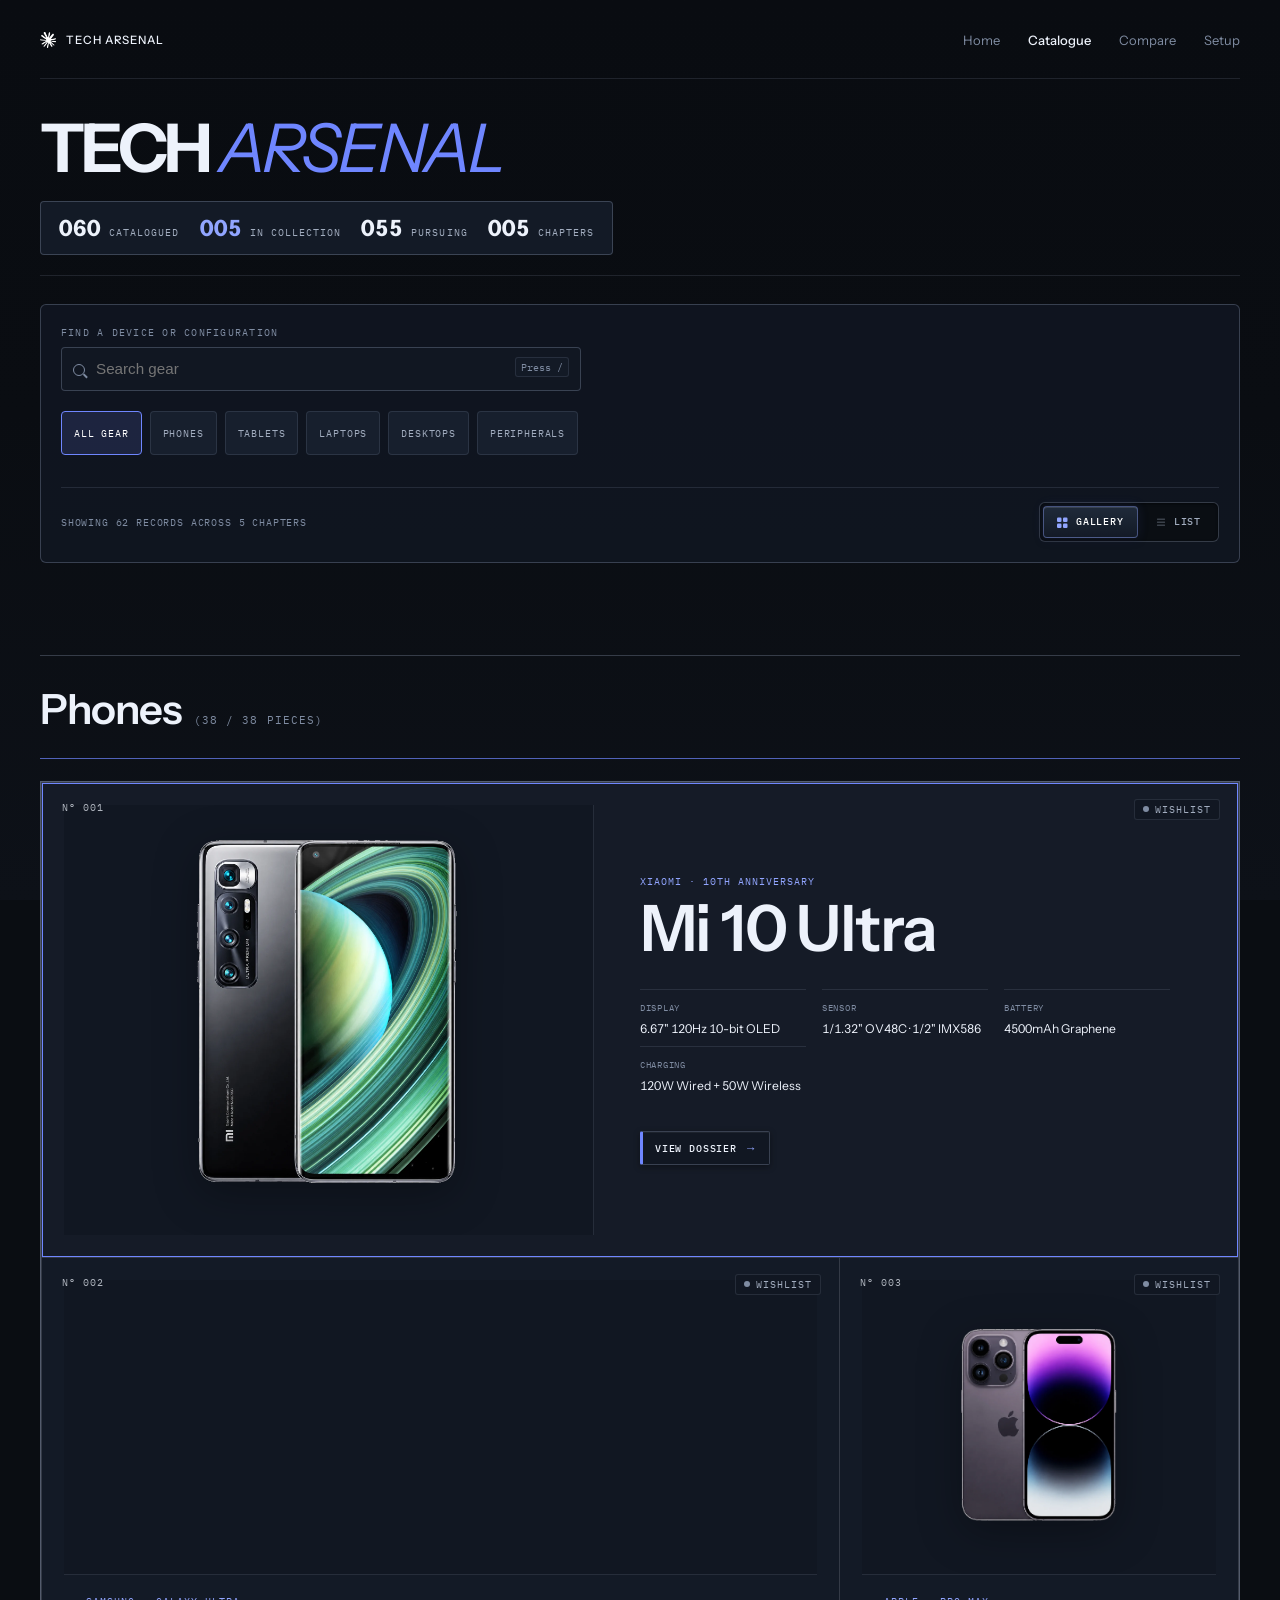
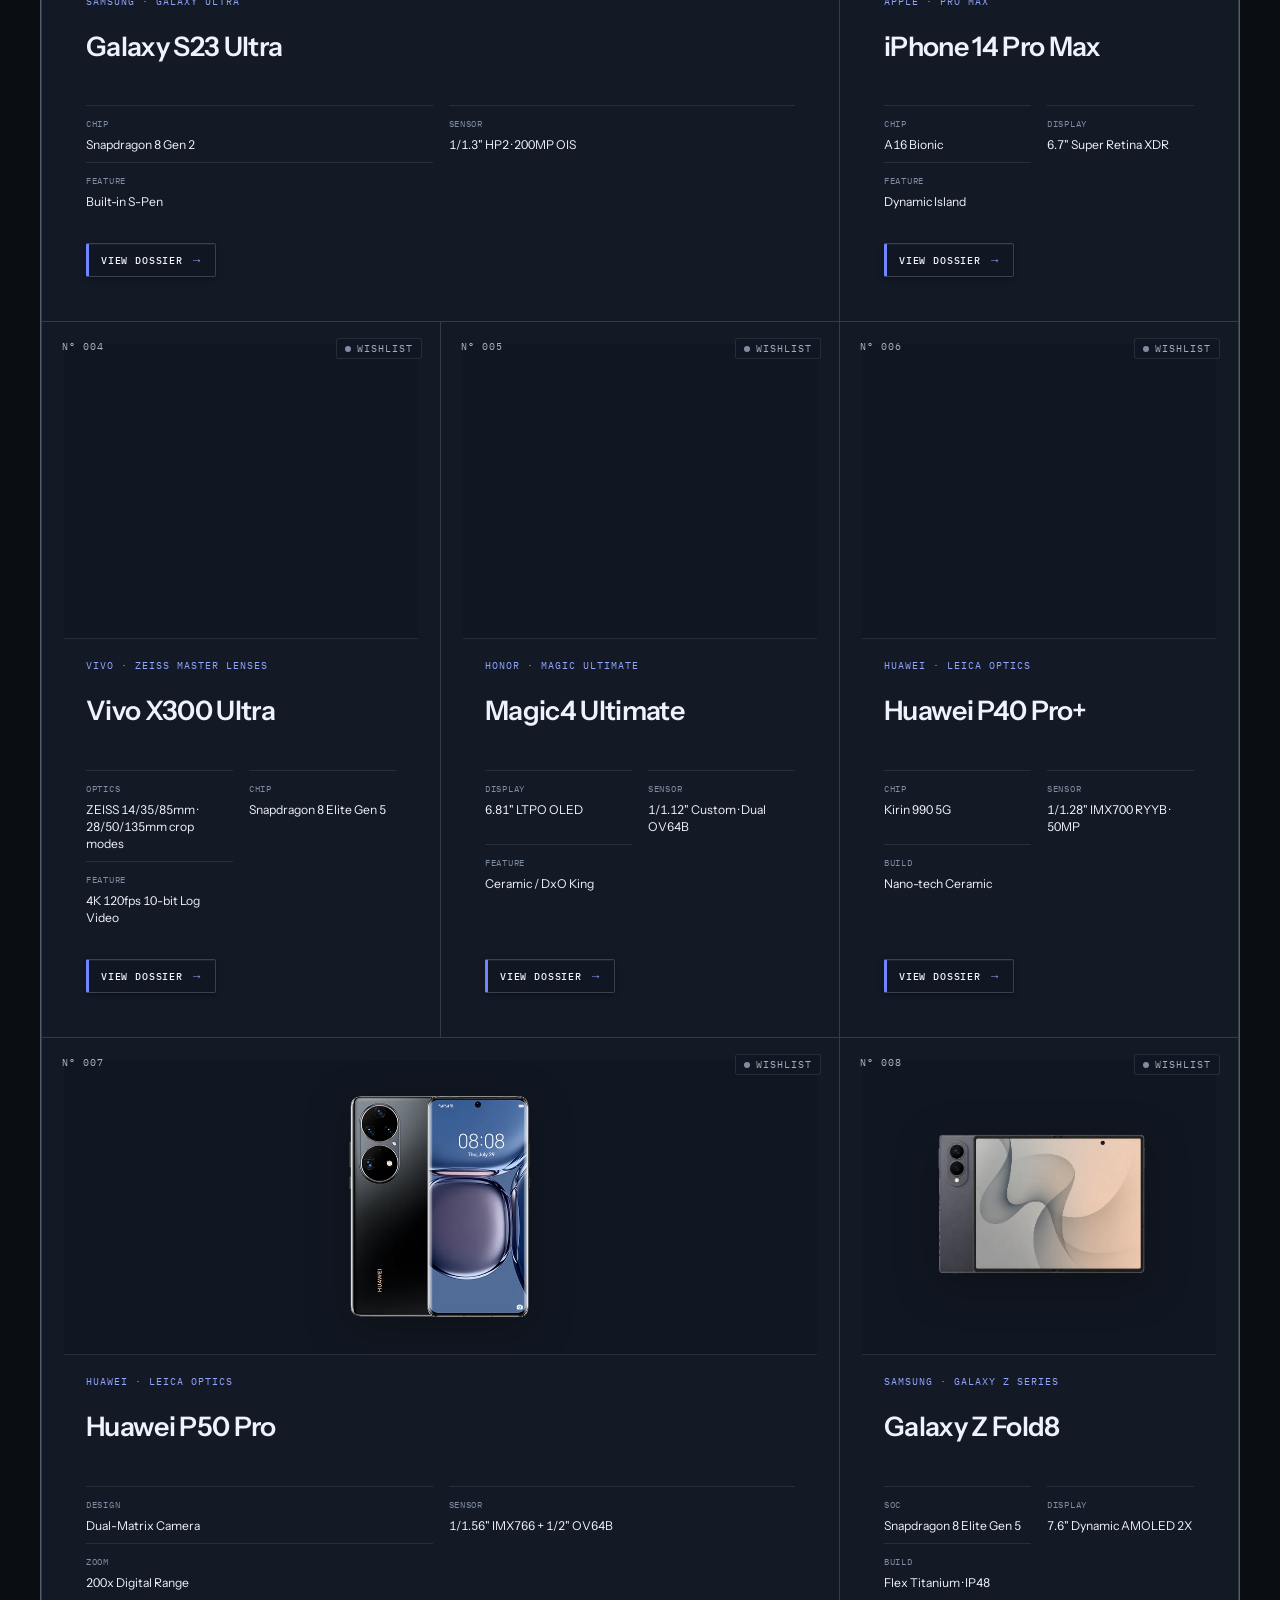
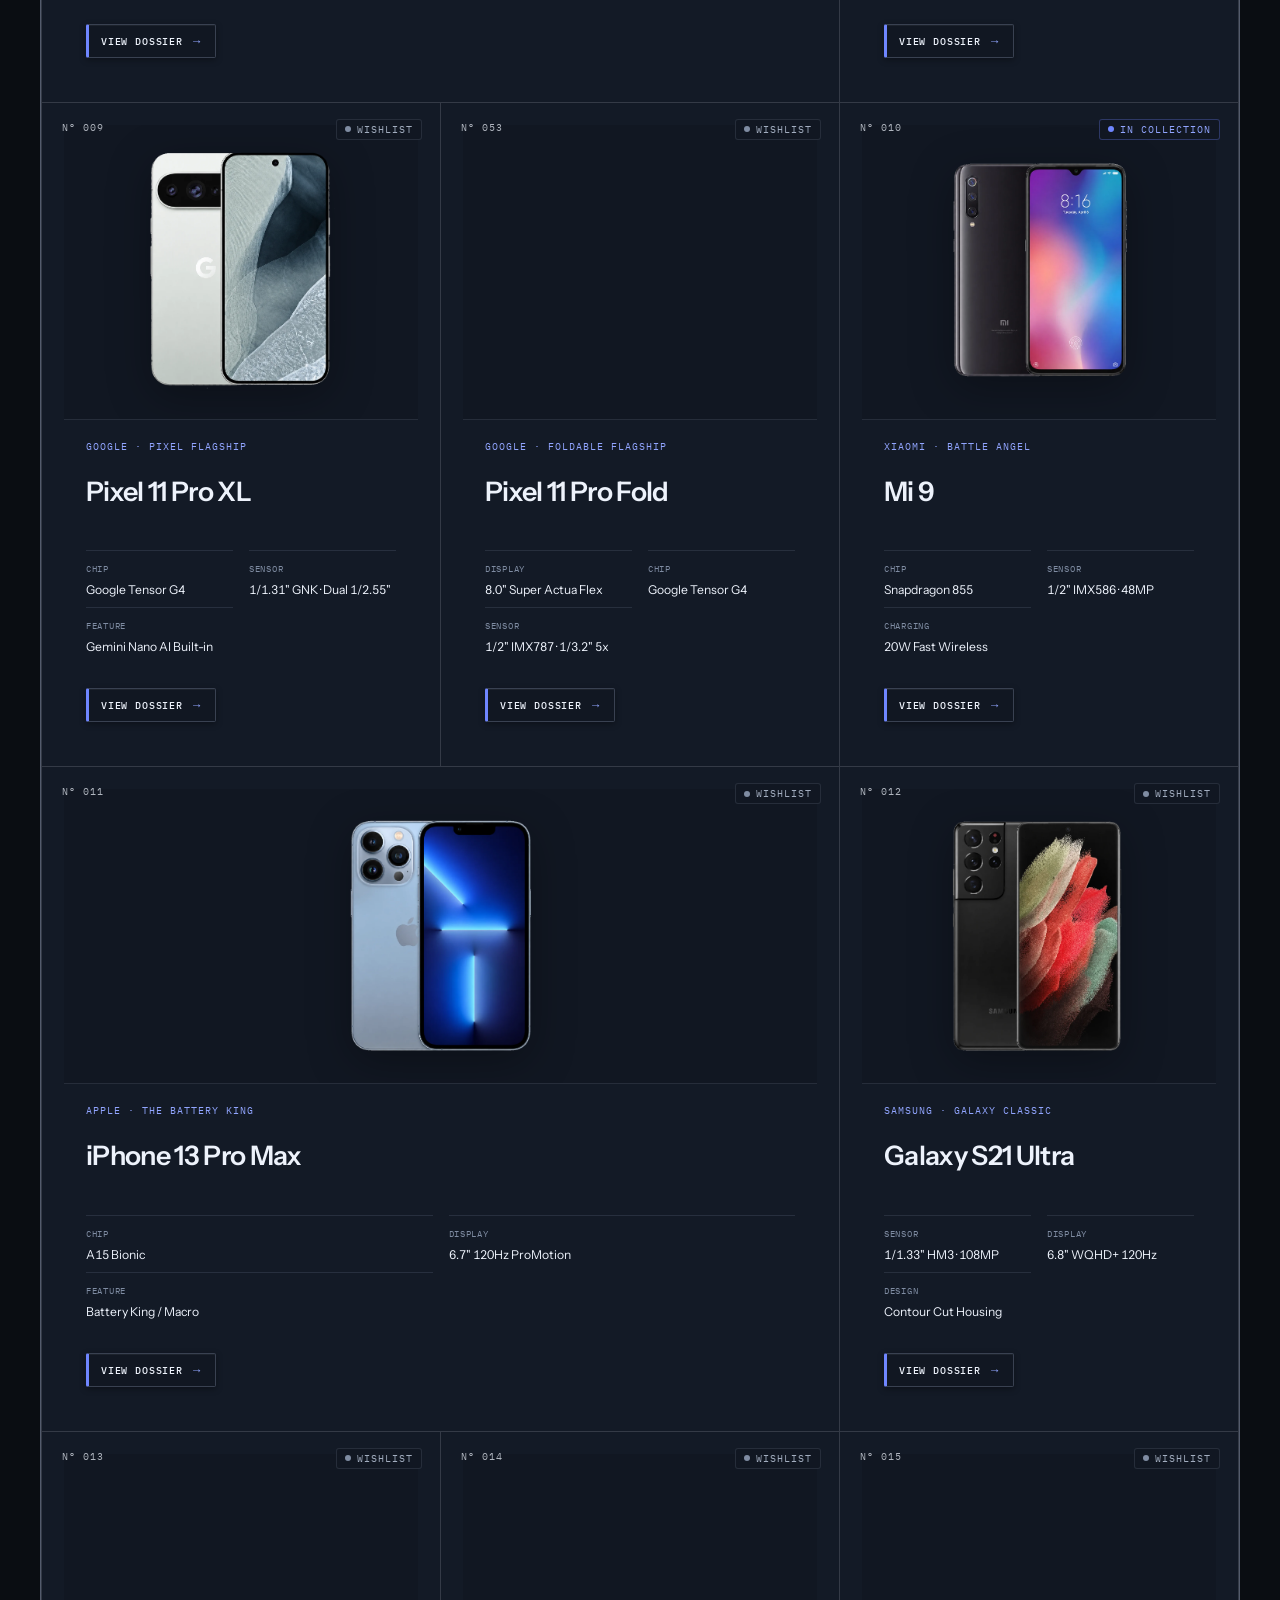
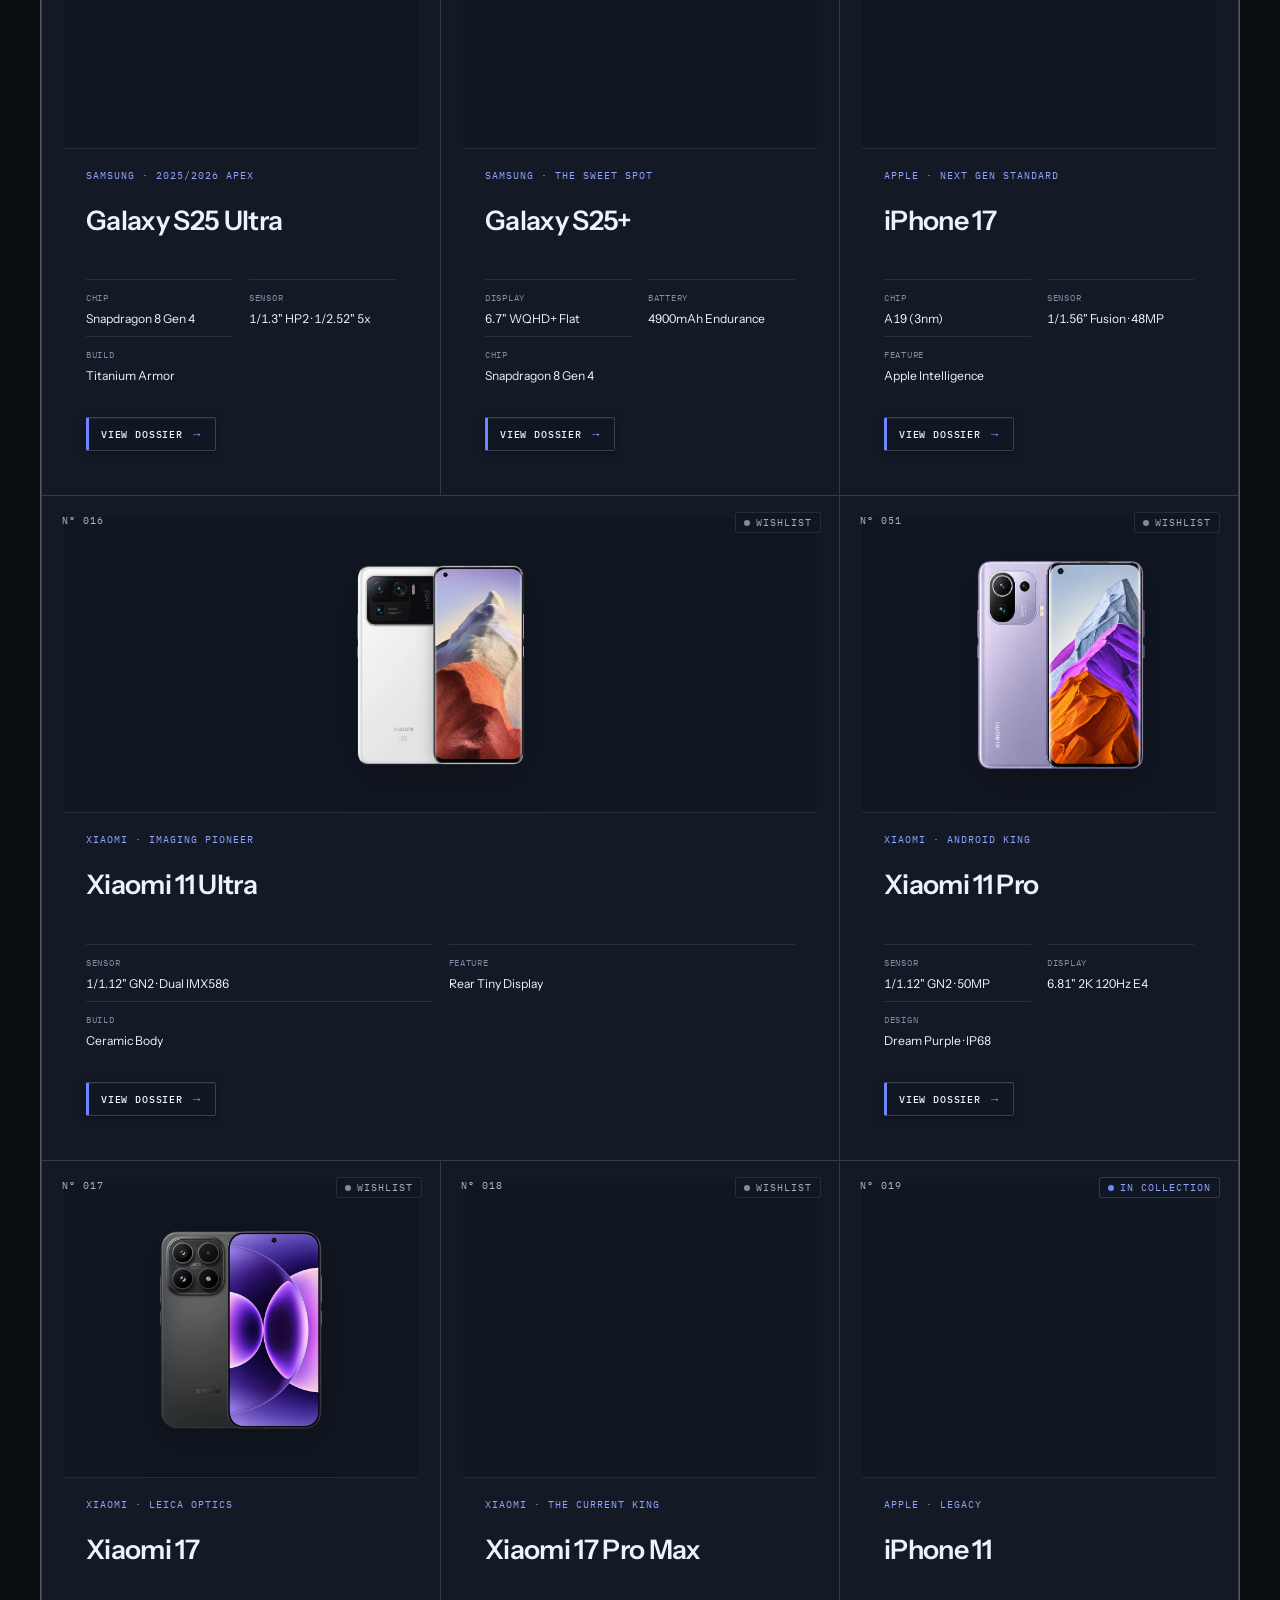
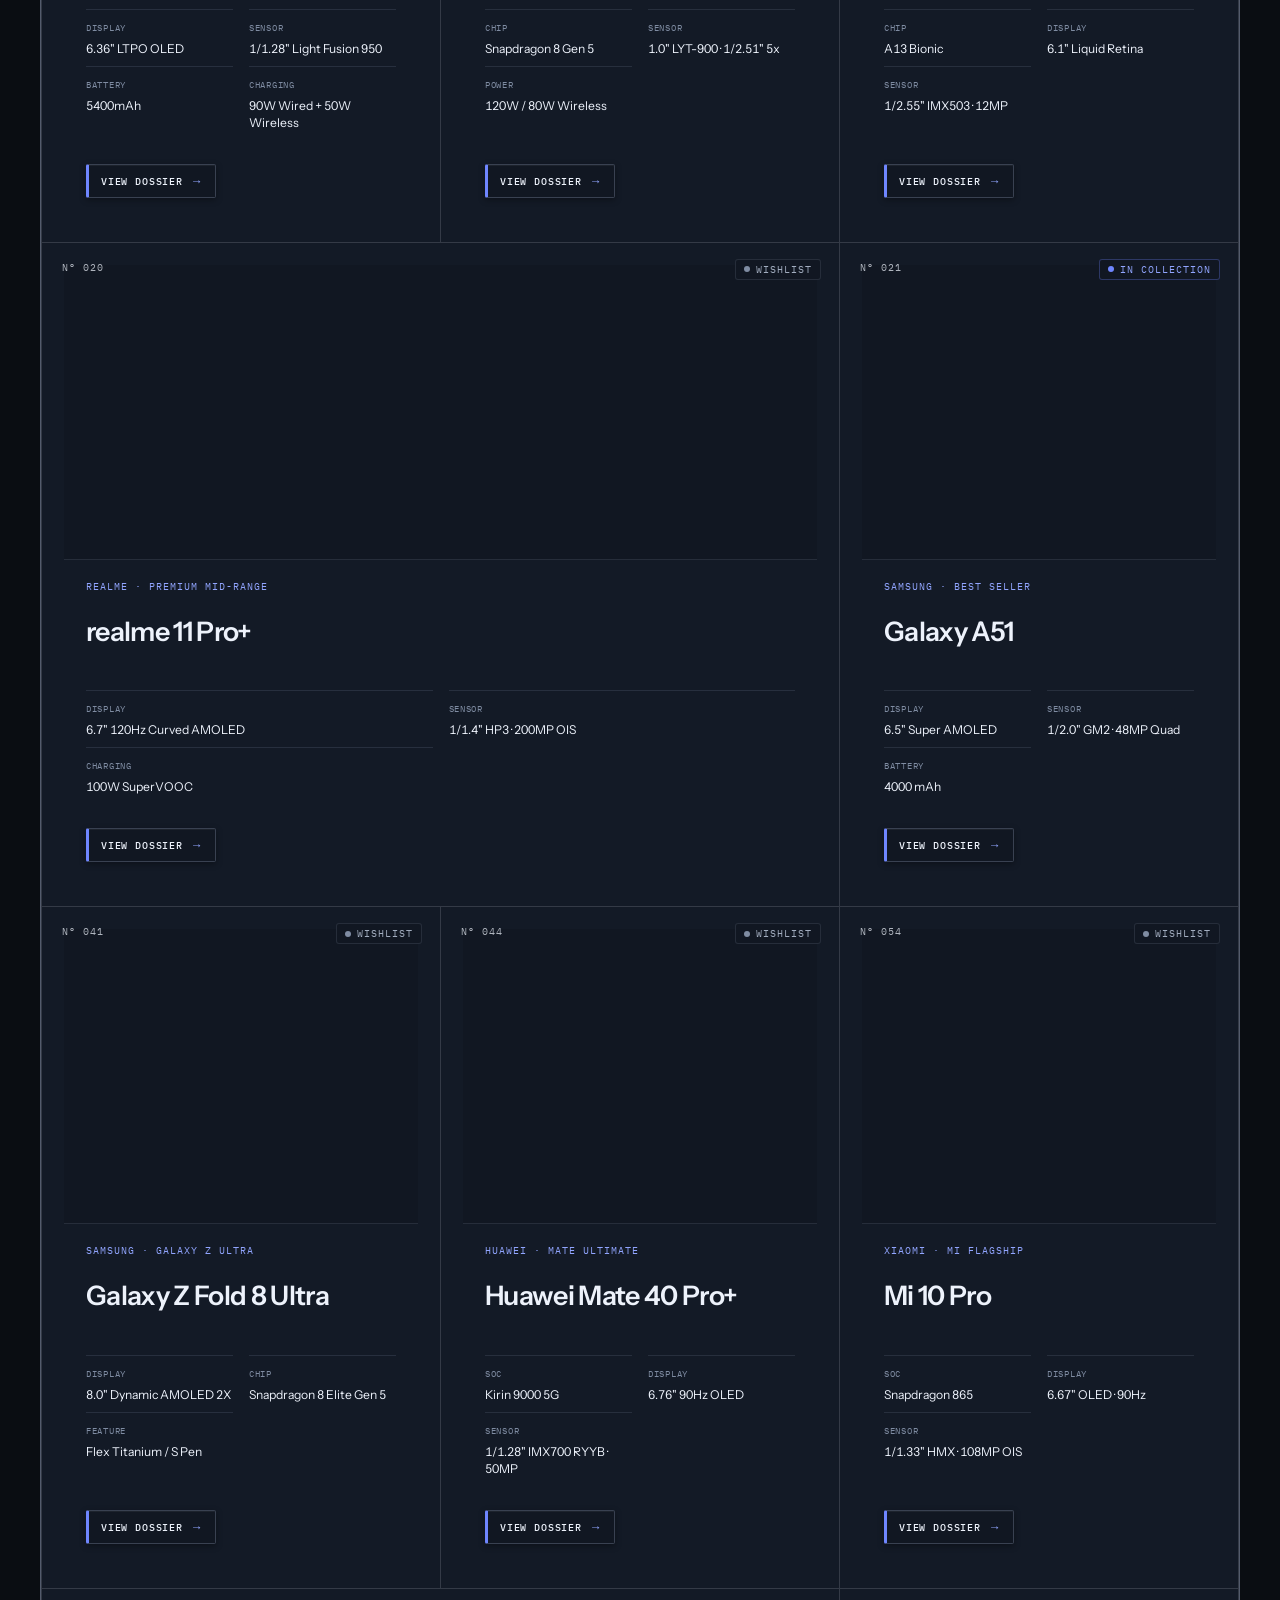
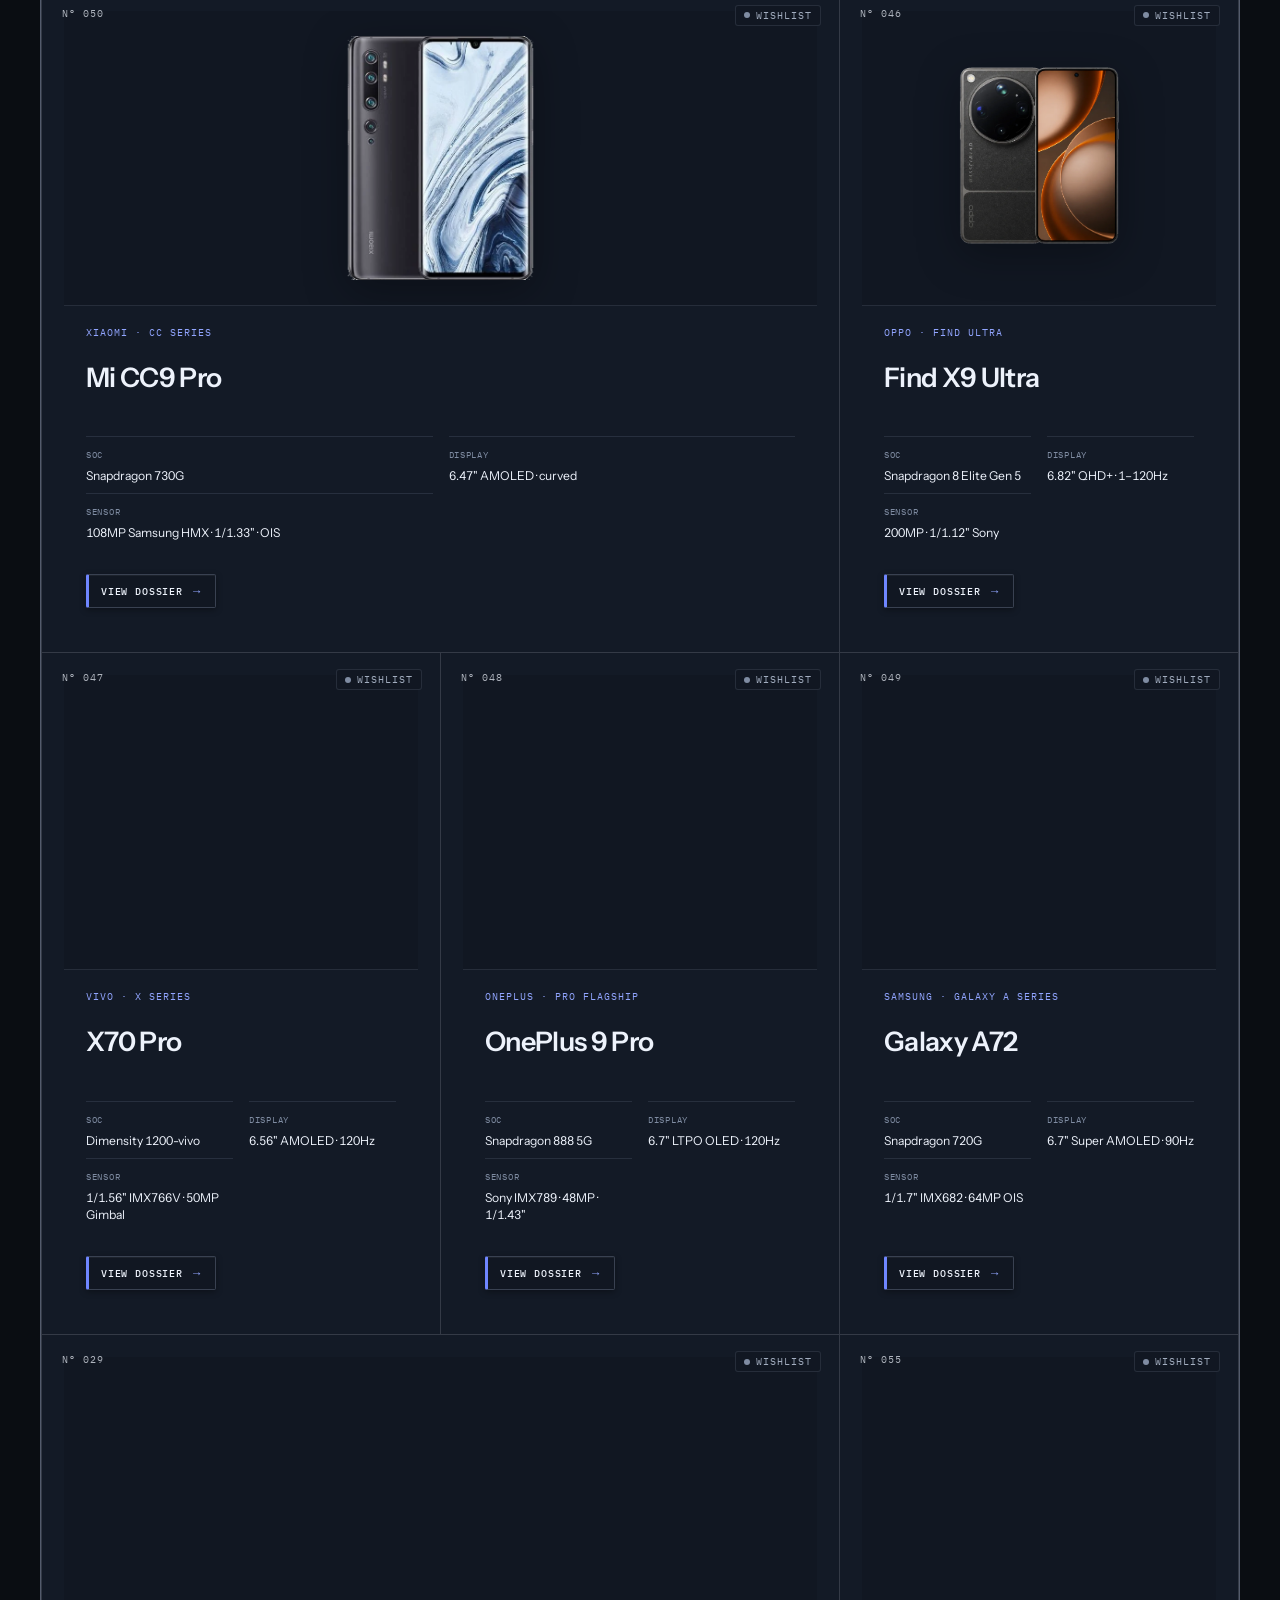
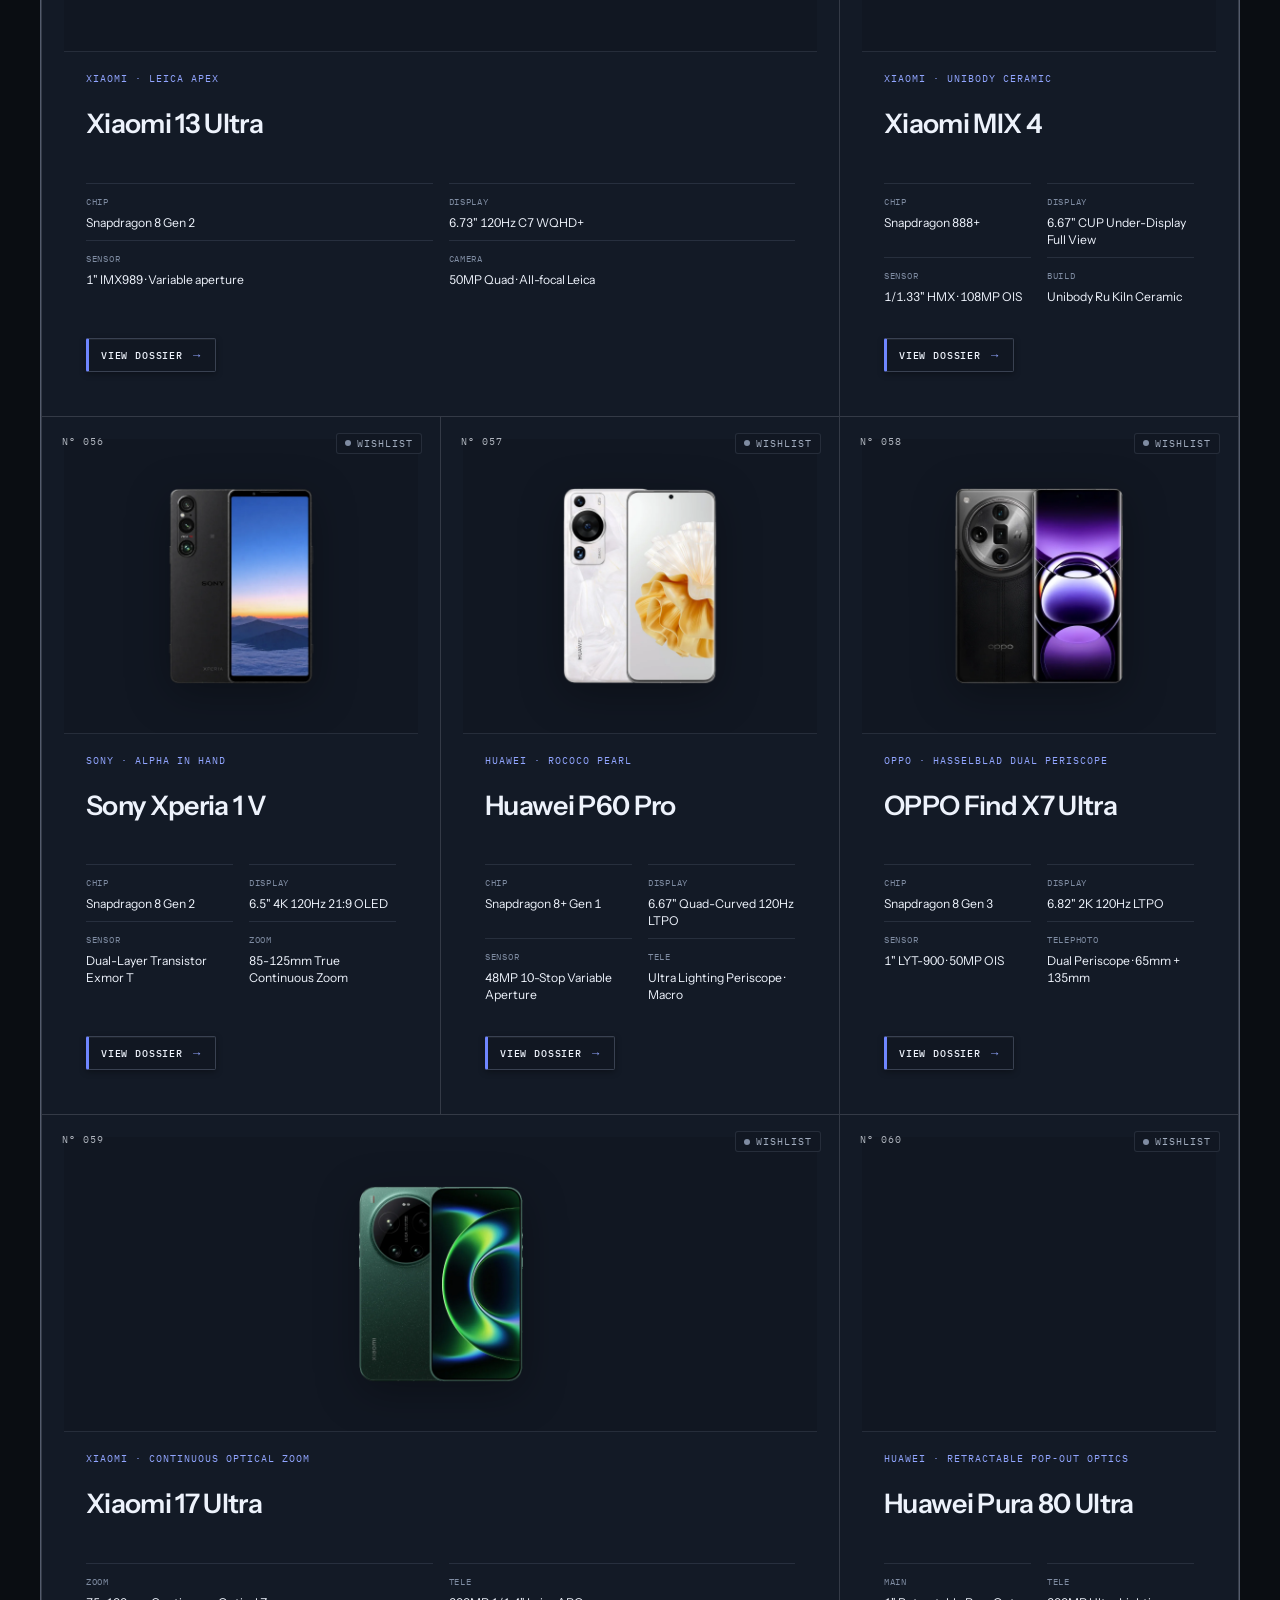
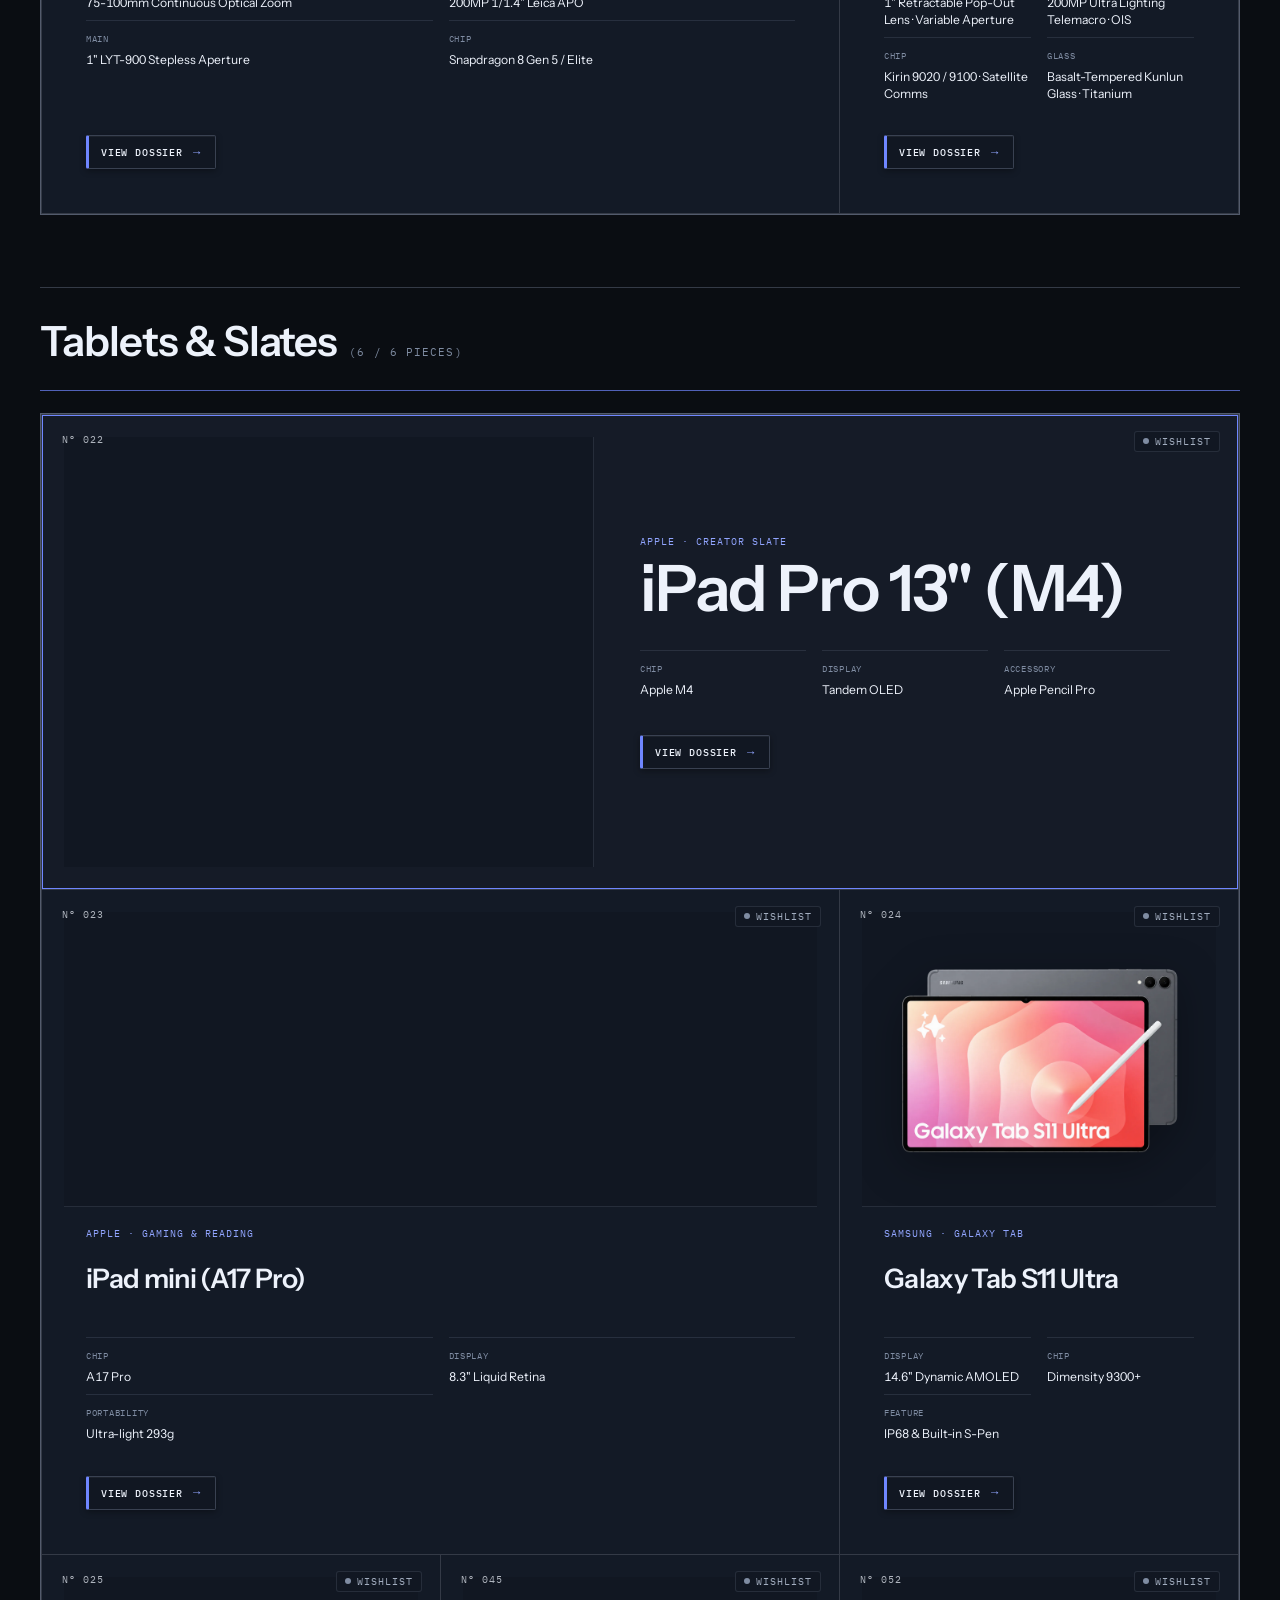
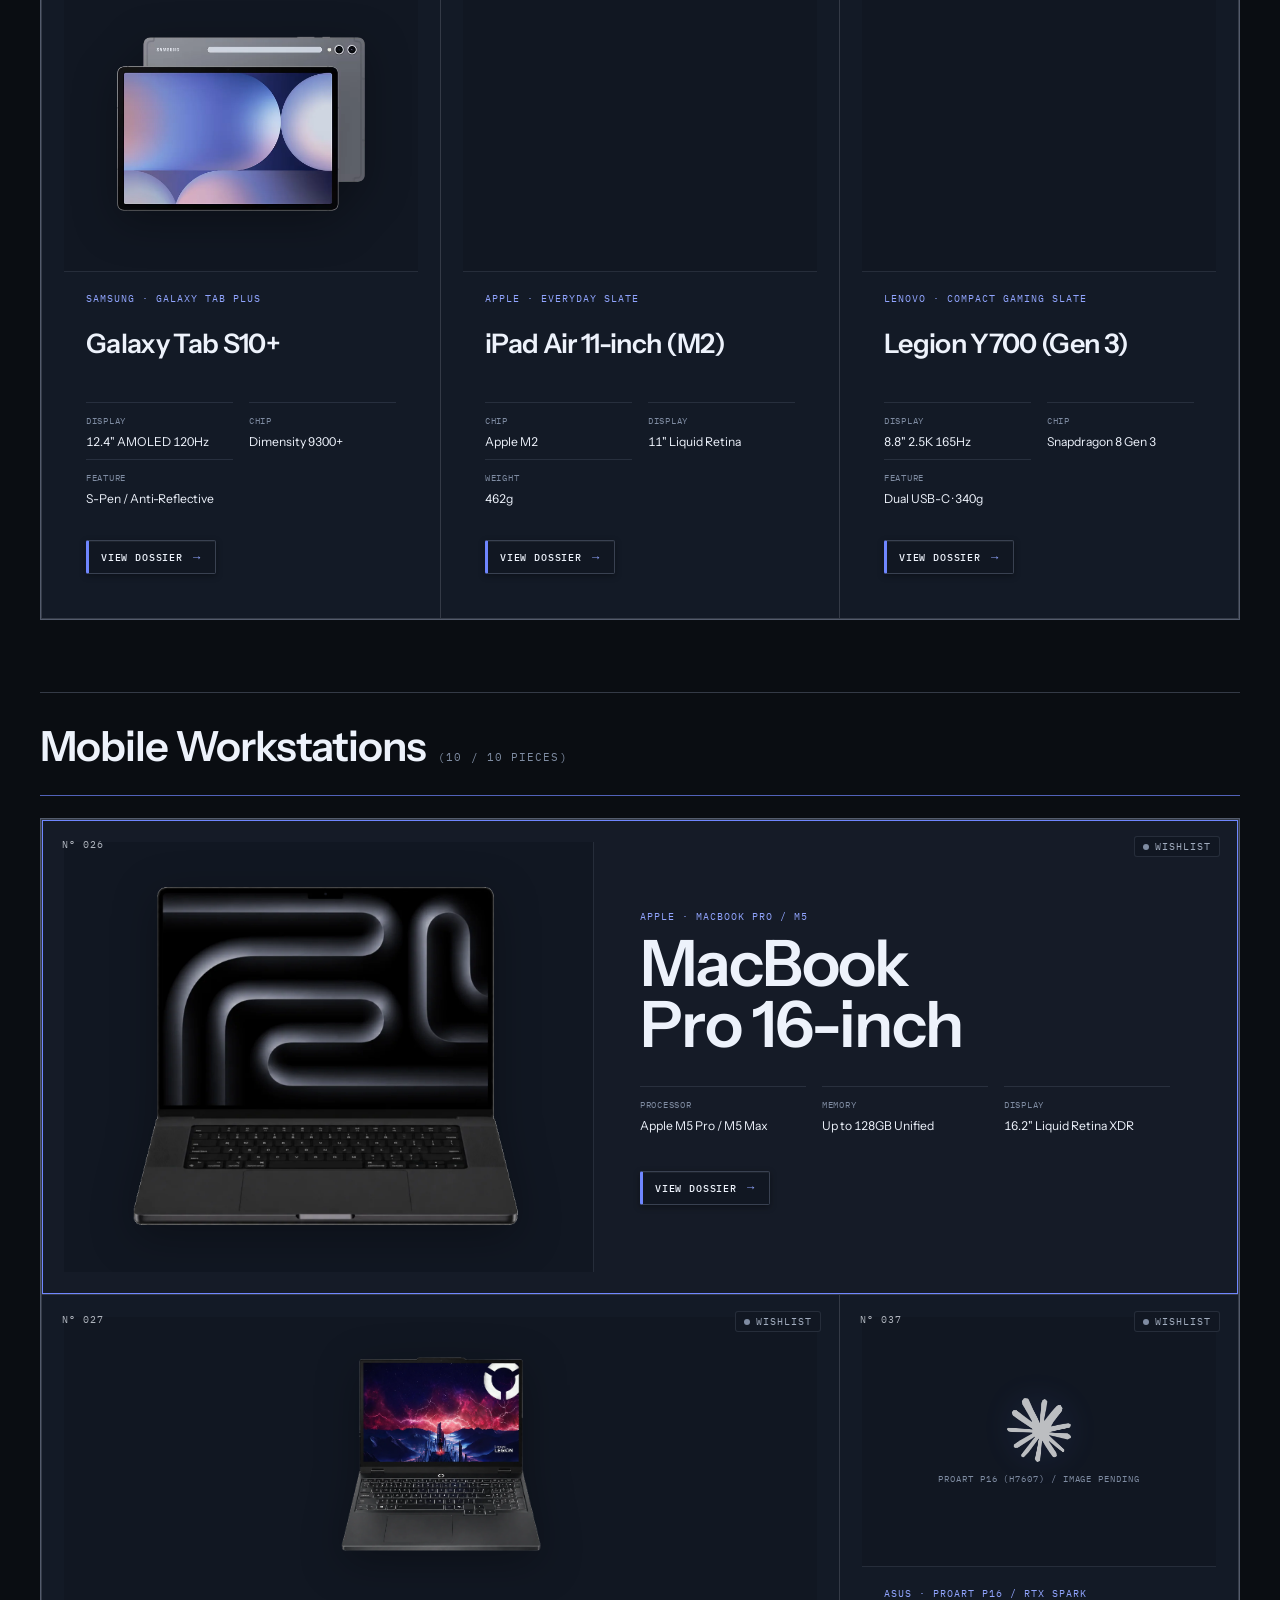
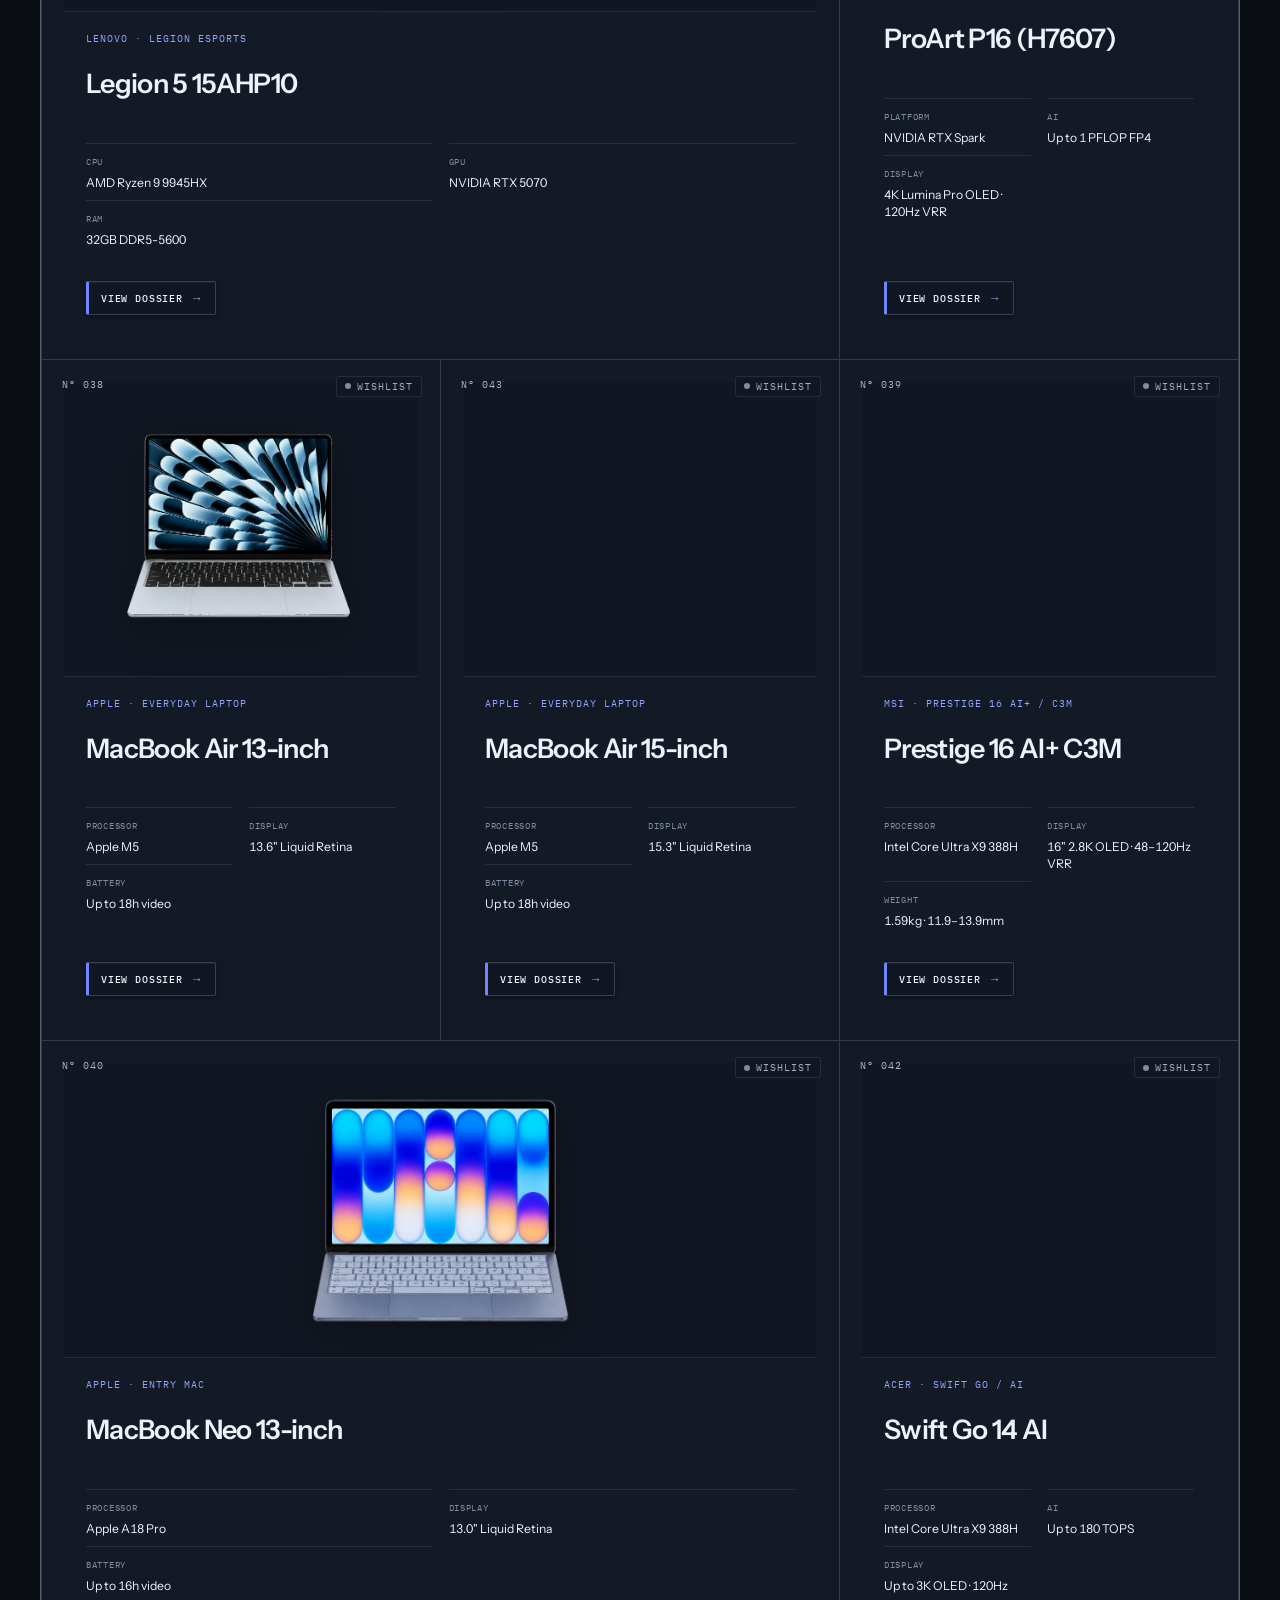
<file: tech-arsenal.html>
<!DOCTYPE html>

<html lang="en">
<head>
<meta charset="utf-8"/>
<meta content="width=device-width, initial-scale=1.0" name="viewport"/>
<title>TECH ARSENAL · Catalogue</title>
<link rel="preload" href="assets/fonts/InstrumentSans-Variable.woff2" as="font" type="font/woff2" crossorigin="anonymous"/>
<link rel="preload" href="assets/fonts/IBMPlexMono-Regular.woff2" as="font" type="font/woff2" crossorigin="anonymous"/>
<link href="arsenal-pages.css" rel="stylesheet"/>
<style>
        /* ===== Manifest / list view ===== */
        #catalogue-main.is-list .grid {
            display: flex !important;
            flex-direction: column !important;
            gap: 1px !important;
            background: var(--line, rgba(255,255,255,.12)) !important;
            border: 1px solid var(--line, rgba(255,255,255,.12)) !important;
            padding: 0 !important;
            grid-template-columns: none !important;
        }
        #catalogue-main.is-list .card,
        #catalogue-main.is-list .card:not(.is-lead),
        #catalogue-main.is-list .card.is-lead {
            display: grid !important;
            grid-template-columns: 60px 48px minmax(180px, 1.2fr) minmax(260px, 2fr) auto !important;
            grid-column: 1 / -1 !important;
            align-items: center !important;
            column-gap: 16px !important;
            padding: 8px 16px !important;
            min-height: 0 !important;
            height: auto !important;
            border: 0 !important;
            border-bottom: 1px solid var(--line, rgba(255,255,255,.08)) !important;
            border-radius: 0 !important;
            background: var(--panel-solid, #14171f) !important;
            cursor: pointer !important;
            transform: none !important;
            box-shadow: none !important;
            outline: none !important;
        }
        #catalogue-main.is-list .card:hover,
        #catalogue-main.is-list .card:focus-visible {
            background: var(--row-hover, rgba(255,255,255,.07)) !important;
            outline: none !important;
            transform: none !important;
        }
        #catalogue-main.is-list .lot-number {
            position: static !important;
            order: 1 !important;
            font-family: var(--mono, ui-monospace, "SF Mono", Menlo, monospace) !important;
            font-size: 11px !important;
            letter-spacing: .04em !important;
            opacity: .6 !important;
            margin: 0 !important;
            padding: 0 !important;
            color: var(--text) !important;
        }
        #catalogue-main.is-list .img-box,
        #catalogue-main.is-list .card.is-lead .img-box,
        #catalogue-main.is-list .card:not(.is-lead) .img-box {
            position: static !important;
            order: 2 !important;
            width: 44px !important;
            height: 44px !important;
            min-height: 44px !important;
            max-height: 44px !important;
            padding: 4px !important;
            border: 1px solid var(--line, rgba(255,255,255,.1)) !important;
            border-radius: 6px !important;
            background: var(--bg-elevated, #0c0e14) !important;
            display: flex !important;
            align-items: center !important;
            justify-content: center !important;
            overflow: hidden !important;
            flex: 0 0 44px !important;
            margin: 0 !important;
        }
        #catalogue-main.is-list .img-box img,
        #catalogue-main.is-list .card.is-lead .img-box img,
        #catalogue-main.is-list .card:not(.is-lead) .img-box img {
            width: 100% !important;
            height: 100% !important;
            max-width: 36px !important;
            max-height: 36px !important;
            object-fit: contain !important;
            transform: none !important;
            filter: none !important;
            display: block !important;
        }
        #catalogue-main.is-list .card-content,
        #catalogue-main.is-list .card.is-lead .card-content,
        #catalogue-main.is-list .card:not(.is-lead) .card-content {
            order: 3 !important;
            display: flex !important;
            flex-direction: column !important;
            align-items: flex-start !important;
            gap: 2px !important;
            padding: 0 !important;
            min-width: 0 !important;
        }
        #catalogue-main.is-list .product-name,
        #catalogue-main.is-list .card.is-lead .product-name,
        #catalogue-main.is-list .card:not(.is-lead) .product-name {
            order: 1 !important;
            margin: 0 !important;
            font-size: 15px !important;
            line-height: 1.2 !important;
            white-space: nowrap !important;
            overflow: hidden !important;
            text-overflow: ellipsis !important;
            max-width: 100% !important;
        }
        #catalogue-main.is-list .hallmark,
        #catalogue-main.is-list .card.is-lead .hallmark,
        #catalogue-main.is-list .card:not(.is-lead) .hallmark {
            order: 2 !important;
            margin: 0 !important;
            font-size: 10px !important;
            opacity: .55 !important;
            white-space: nowrap !important;
            overflow: hidden !important;
            text-overflow: ellipsis !important;
            max-width: 100% !important;
        }
        #catalogue-main.is-list .specs,
        #catalogue-main.is-list .card.is-lead .specs,
        #catalogue-main.is-list .card:not(.is-lead) .specs {
            order: 4 !important;
            display: flex !important;
            flex-direction: row !important;
            align-items: center !important;
            gap: 12px !important;
            margin: 0 !important;
            padding: 0 !important;
            border: 0 !important;
            overflow: hidden !important;
            flex-wrap: wrap !important;
            max-width: 100% !important;
        }
        #catalogue-main.is-list .spec-row {
            display: inline-flex !important;
            flex-direction: row !important;
            align-items: baseline !important;
            gap: 5px !important;
            padding: 0 !important;
            border: 0 !important;
            white-space: nowrap !important;
            min-width: 0 !important;
        }
        #catalogue-main.is-list .spec-label {
            font-size: 10px !important;
            opacity: .45 !important;
            text-transform: uppercase !important;
            display: inline !important;
        }
        #catalogue-main.is-list .spec-val {
            font-size: 12px !important;
            opacity: .85 !important;
            color: var(--text) !important;
            display: inline !important;
        }
        #catalogue-main.is-list .seal {
            order: 5 !important;
            position: static !important;
            justify-self: end !important;
            margin: 0 !important;
            white-space: nowrap !important;
        }
        #catalogue-main.is-list .record-action {
            display: none !important;
        }
        /* ===== Segmented View Switcher ===== */
        .control-subbar {
            grid-column: 1 / -1;
            display: flex;
            align-items: center;
            justify-content: space-between;
            gap: 16px;
            margin-top: 12px;
            padding-top: 14px;
            border-top: 1px solid var(--line);
        }
        .control-subbar .result-summary {
            margin: 0;
            grid-column: auto;
        }
        .view-toggle {
            display: inline-flex;
            align-items: center;
            padding: 3px;
            background: rgba(10, 13, 18, 0.85);
            border: 1px solid var(--line-strong);
            border-radius: 6px;
            box-shadow: inset 0 1px 3px rgba(0, 0, 0, 0.45);
            gap: 3px;
            user-select: none;
        }
        .view-btn {
            position: relative;
            display: inline-flex;
            align-items: center;
            justify-content: center;
            gap: 7px;
            height: 32px;
            padding: 0 13px;
            border: 1px solid transparent;
            border-radius: 4px;
            background: transparent;
            color: var(--muted);
            font-family: var(--mono);
            font-size: 0.64rem;
            font-weight: 500;
            letter-spacing: 0.08em;
            text-transform: uppercase;
            cursor: pointer;
            white-space: nowrap;
            transition: color 180ms ease, background-color 180ms ease, border-color 180ms ease, box-shadow 180ms ease;
        }
        .view-btn > * {
            pointer-events: none;
        }
        .view-btn .view-icon {
            width: 12px;
            height: 12px;
            flex: 0 0 12px;
            opacity: 0.65;
            transition: opacity 180ms ease, color 180ms ease;
        }
        .view-btn:hover {
            color: var(--text);
            background: rgba(255, 255, 255, 0.04);
        }
        .view-btn:hover .view-icon {
            opacity: 1;
        }
        .view-btn:focus-visible {
            outline: 2px solid var(--accent);
            outline-offset: 2px;
        }
        .view-btn.active {
            color: #ffffff;
            background: linear-gradient(180deg, #1f2a3a 0%, #131a26 100%);
            border: 1px solid rgba(145, 165, 255, 0.4);
            box-shadow:
                0 2px 8px rgba(0, 0, 0, 0.38),
                inset 0 1px 0 rgba(255, 255, 255, 0.12),
                0 0 12px rgba(111, 134, 255, 0.15);
        }
        .view-btn.active .view-icon {
            color: var(--accent-2);
            opacity: 1;
        }
        @media (max-width: 640px) {
            #catalogue-main.is-list .grid {
                display: flex !important;
                flex-direction: column !important;
                gap: 8px !important;
                background: transparent !important;
                border: 0 !important;
                padding: 0 !important;
            }
            #catalogue-main.is-list .card,
            #catalogue-main.is-list .card:not(.is-lead),
            #catalogue-main.is-list .card.is-lead {
                display: grid !important;
                grid-template-columns: 52px minmax(0, 1fr) auto !important;
                grid-template-rows: auto auto !important;
                column-gap: 12px !important;
                row-gap: 6px !important;
                padding: 12px !important;
                align-items: start !important;
                border: 1px solid var(--line-strong, rgba(160, 176, 204, 0.18)) !important;
                border-radius: 8px !important;
                background: var(--panel-solid, #131a26) !important;
                box-shadow: 0 2px 8px rgba(0, 0, 0, 0.28) !important;
                min-height: 0 !important;
                height: auto !important;
            }
            #catalogue-main.is-list .img-box,
            #catalogue-main.is-list .card.is-lead .img-box,
            #catalogue-main.is-list .card:not(.is-lead) .img-box {
                grid-column: 1 !important;
                grid-row: 1 / span 2 !important;
                width: 52px !important;
                height: 52px !important;
                min-width: 52px !important;
                max-width: 52px !important;
                min-height: 52px !important;
                max-height: 52px !important;
                padding: 4px !important;
                border-radius: 6px !important;
                background: var(--bg-elevated, #0c0e14) !important;
                border: 1px solid var(--line, rgba(255, 255, 255, 0.1)) !important;
                display: flex !important;
                align-items: center !important;
                justify-content: center !important;
                align-self: start !important;
                margin: 0 !important;
                flex: 0 0 52px !important;
            }
            #catalogue-main.is-list .img-box img,
            #catalogue-main.is-list .card.is-lead .img-box img,
            #catalogue-main.is-list .card:not(.is-lead) .img-box img {
                max-width: 44px !important;
                max-height: 44px !important;
                object-fit: contain !important;
            }
            #catalogue-main.is-list .lot-number {
                grid-column: 2 !important;
                grid-row: 1 !important;
                font-family: var(--mono, monospace) !important;
                font-size: 0.65rem !important;
                color: var(--accent-2, #91a5ff) !important;
                letter-spacing: 0.06em !important;
                opacity: 0.9 !important;
                margin: 0 !important;
                padding: 0 !important;
                line-height: 1.2 !important;
                align-self: center !important;
            }
            #catalogue-main.is-list .seal {
                grid-column: 3 !important;
                grid-row: 1 !important;
                position: static !important;
                align-self: center !important;
                margin: 0 !important;
                padding: 2.5px 8px !important;
                font-size: 0.58rem !important;
                border-radius: 4px !important;
                white-space: nowrap !important;
            }
            #catalogue-main.is-list .card-content,
            #catalogue-main.is-list .card.is-lead .card-content,
            #catalogue-main.is-list .card:not(.is-lead) .card-content {
                grid-column: 2 / span 2 !important;
                grid-row: 2 !important;
                display: flex !important;
                flex-direction: column !important;
                align-items: flex-start !important;
                gap: 3px !important;
                padding: 0 !important;
                min-width: 0 !important;
                width: 100% !important;
            }
            #catalogue-main.is-list .product-name,
            #catalogue-main.is-list .card.is-lead .product-name,
            #catalogue-main.is-list .card:not(.is-lead) .product-name {
                font-size: 0.96rem !important;
                font-weight: 600 !important;
                color: var(--text, #ffffff) !important;
                margin: 0 !important;
                white-space: normal !important;
                overflow: visible !important;
                text-overflow: clip !important;
                max-width: 100% !important;
                line-height: 1.3 !important;
                word-break: break-word !important;
            }
            #catalogue-main.is-list .hallmark,
            #catalogue-main.is-list .card.is-lead .hallmark,
            #catalogue-main.is-list .card:not(.is-lead) .hallmark {
                font-size: 0.65rem !important;
                color: var(--muted-2, #7f8ca2) !important;
                text-transform: uppercase !important;
                letter-spacing: 0.05em !important;
                margin: 0 !important;
                white-space: normal !important;
                overflow: visible !important;
                text-overflow: clip !important;
                max-width: 100% !important;
                opacity: 0.75 !important;
                line-height: 1.3 !important;
            }
            #catalogue-main.is-list .specs,
            #catalogue-main.is-list .card.is-lead .specs,
            #catalogue-main.is-list .card:not(.is-lead) .specs {
                display: flex !important;
                flex-direction: row !important;
                flex-wrap: wrap !important;
                gap: 4px 6px !important;
                margin: 6px 0 0 0 !important;
                padding: 6px 0 0 0 !important;
                border: 0 !important;
                border-top: 1px dashed rgba(255, 255, 255, 0.08) !important;
                width: 100% !important;
                max-width: 100% !important;
                overflow: visible !important;
            }
            #catalogue-main.is-list .spec-row {
                display: inline-flex !important;
                flex-direction: row !important;
                align-items: center !important;
                gap: 4px !important;
                padding: 2.5px 7px !important;
                background: rgba(255, 255, 255, 0.04) !important;
                border: 1px solid rgba(255, 255, 255, 0.08) !important;
                border-radius: 4px !important;
                white-space: normal !important;
                min-width: 0 !important;
                line-height: 1.3 !important;
            }
            #catalogue-main.is-list .spec-label {
                font-size: 0.56rem !important;
                color: var(--muted-2, #7f8ca2) !important;
                text-transform: uppercase !important;
                letter-spacing: 0.06em !important;
                flex-shrink: 0 !important;
                opacity: 0.7 !important;
            }
            #catalogue-main.is-list .spec-val {
                font-size: 0.72rem !important;
                font-weight: 500 !important;
                color: var(--text, #edf2fb) !important;
                opacity: 0.95 !important;
                word-break: break-word !important;
            }
        }
        /* ===== iPad / Tablet Responsive List View (768px - 1024px) ===== */
        @media (min-width: 641px) and (max-width: 1024px) {
            #catalogue-main.is-list .grid {
                display: flex !important;
                flex-direction: column !important;
                gap: 1px !important;
                background: var(--line, rgba(255,255,255,.12)) !important;
                border: 1px solid var(--line, rgba(255,255,255,.12)) !important;
                padding: 0 !important;
            }
            #catalogue-main.is-list .card,
            #catalogue-main.is-list .card:not(.is-lead),
            #catalogue-main.is-list .card.is-lead {
                display: grid !important;
                grid-template-columns: 50px 44px minmax(150px, 1.1fr) minmax(260px, 1.8fr) auto !important;
                grid-column: 1 / -1 !important;
                align-items: center !important;
                column-gap: 12px !important;
                padding: 12px !important;
                min-height: 0 !important;
                height: auto !important;
                border: 0 !important;
                border-bottom: 1px solid var(--line, rgba(255,255,255,.08)) !important;
                border-radius: 0 !important;
                background: var(--panel-solid, #14171f) !important;
                box-shadow: none !important;
            }
            #catalogue-main.is-list .lot-number {
                font-size: 11px !important;
                opacity: 0.7 !important;
            }
            #catalogue-main.is-list .img-box,
            #catalogue-main.is-list .card.is-lead .img-box,
            #catalogue-main.is-list .card:not(.is-lead) .img-box {
                width: 44px !important;
                height: 44px !important;
                min-height: 44px !important;
                max-height: 44px !important;
                flex: 0 0 44px !important;
                padding: 3px !important;
            }
            #catalogue-main.is-list .product-name,
            #catalogue-main.is-list .card.is-lead .product-name,
            #catalogue-main.is-list .card:not(.is-lead) .product-name {
                font-size: 14px !important;
                white-space: nowrap !important;
                overflow: hidden !important;
                text-overflow: ellipsis !important;
            }
            #catalogue-main.is-list .hallmark,
            #catalogue-main.is-list .card.is-lead .hallmark,
            #catalogue-main.is-list .card:not(.is-lead) .hallmark {
                font-size: 10px !important;
                white-space: nowrap !important;
                overflow: hidden !important;
                text-overflow: ellipsis !important;
            }
            #catalogue-main.is-list .specs,
            #catalogue-main.is-list .card.is-lead .specs,
            #catalogue-main.is-list .card:not(.is-lead) .specs {
                display: flex !important;
                flex-direction: row !important;
                flex-wrap: wrap !important;
                gap: 4px 8px !important;
                overflow: visible !important;
                max-width: 100% !important;
                padding: 0 !important;
                border: 0 !important;
            }
            #catalogue-main.is-list .spec-row {
                display: inline-flex !important;
                flex-direction: row !important;
                align-items: baseline !important;
                gap: 4px !important;
                padding: 2px 7px !important;
                background: rgba(255, 255, 255, 0.04) !important;
                border: 1px solid rgba(255, 255, 255, 0.08) !important;
                border-radius: 4px !important;
                white-space: nowrap !important;
                min-width: 0 !important;
            }
            #catalogue-main.is-list .spec-label {
                font-size: 9px !important;
                opacity: 0.55 !important;
                color: var(--muted-2, #7f8ca2) !important;
                text-transform: uppercase !important;
            }
            #catalogue-main.is-list .spec-val {
                font-size: 11px !important;
                opacity: 0.95 !important;
                color: var(--text, #edf2fb) !important;
            }
            #catalogue-main.is-list .seal {
                font-size: 10px !important;
                padding: 3px 8px !important;
            }
        }
        @media (max-width: 640px) {
            .control-subbar {
                flex-direction: column;
                align-items: stretch;
                gap: 12px;
            }
            .view-toggle {
                width: 100%;
            }
            .view-btn {
                flex: 1 1 50%;
                height: 44px;
            }
        }
    </style>
</head>
<body class="catalogue-page">
<header class="header site-header">
<div class="header-top top-row">
<a aria-label="Back to home" class="back-link home-mark-link" href="index.html" title="Back to home"><img alt="" decoding="async" height="1000" loading="eager" src="assets/images/arsenal-spark.webp" width="1000"/><span class="mark-label">TECH ARSENAL</span></a>
<button class="hamburger-btn" aria-label="Toggle navigation" aria-expanded="false" type="button">
    <span class="hamburger-line"></span>
    <span class="hamburger-line"></span>
    <span class="hamburger-line"></span>
</button>
<nav aria-label="Site navigation" class="page-nav">
<a class="page-link" href="index.html">Home</a>
<a aria-current="page" class="page-link active" href="tech-arsenal.html">Catalogue</a>
<a class="page-link" href="comparison-lab.html">Compare</a>
<a class="page-link" href="topology.html">Setup</a>
</nav>
</div>
<div class="masthead">
<div class="masthead-copy">
<h1 class="main-title"><span class="tech">TECH</span> <span class="arsenal">ARSENAL</span></h1>
</div>
<div aria-label="Collection summary" class="collection-ledger">
<span><strong>060</strong> catalogued</span>
<span class="owned"><strong>005</strong> in collection</span>
<span><strong>055</strong> pursuing</span>
<span><strong>005</strong> chapters</span>
</div>
</div>
</header>
<section aria-label="Find and filter the catalogue" class="control-bar">
<div class="search-wrap" role="search">
<label class="search-label" for="searchInput">Find a device or configuration</label>
<span aria-hidden="true" class="search-mark"></span>
<input aria-describedby="resultSummary" autocomplete="off" class="search-input" id="searchInput" placeholder="Search gear" spellcheck="false" type="search"/>
<span aria-hidden="true" class="search-key">Press /</span>
</div>
<div aria-label="Filter by chapter" class="filter-bar" role="group">
<button aria-pressed="true" class="filter-btn active" data-filter="all" type="button">All gear</button>
<button aria-pressed="false" class="filter-btn" data-filter="mobile" type="button">Phones</button>
<button aria-pressed="false" class="filter-btn" data-filter="tablet" type="button">Tablets</button>
<button aria-pressed="false" class="filter-btn" data-filter="laptop" type="button">Laptops</button>
<button aria-pressed="false" class="filter-btn" data-filter="desktop" type="button">Desktops</button>
<button aria-pressed="false" class="filter-btn" data-filter="peripheral" type="button">Peripherals</button>
</div>
<div class="control-subbar">
<p aria-live="polite" class="result-summary" id="resultSummary" role="status">Showing 62 records across 5 chapters</p>
<div aria-label="Switch view" class="view-toggle" role="group">
<button aria-pressed="true" class="view-btn active" data-view="gallery" type="button">
<svg aria-hidden="true" class="view-icon" fill="currentColor" viewbox="0 0 16 16">
<path d="M1.5 2A1.5 1.5 0 0 0 0 3.5v3A1.5 1.5 0 0 0 1.5 8h3A1.5 1.5 0 0 0 6 6.5v-3A1.5 1.5 0 0 0 4.5 2h-3zm8 0A1.5 1.5 0 0 0 8 3.5v3A1.5 1.5 0 0 0 9.5 8h3A1.5 1.5 0 0 0 14 6.5v-3A1.5 1.5 0 0 0 12.5 2h-3zm-8 8A1.5 1.5 0 0 0 0 11.5v3A1.5 1.5 0 0 0 1.5 16h3A1.5 1.5 0 0 0 6 14.5v-3A1.5 1.5 0 0 0 4.5 10h-3zm8 0a1.5 1.5 0 0 0-1.5 1.5v3a1.5 1.5 0 0 0 1.5 1.5h3a1.5 1.5 0 0 0 1.5-1.5v-3a1.5 1.5 0 0 0-1.5-1.5h-3z"></path>
</svg>
<span>Gallery</span>
</button>
<button aria-pressed="false" class="view-btn" data-view="list" type="button">
<svg aria-hidden="true" class="view-icon" fill="currentColor" viewbox="0 0 16 16">
<path d="M2.5 12a.5.5 0 0 1 .5-.5h10a.5.5 0 0 1 0 1H3a.5.5 0 0 1-.5-.5zm0-4a.5.5 0 0 1 .5-.5h10a.5.5 0 0 1 0 1H3a.5.5 0 0 1-.5-.5zm0-4a.5.5 0 0 1 .5-.5h10a.5.5 0 0 1 0 1H3a.5.5 0 0 1-.5-.5z" fill-rule="evenodd"></path>
</svg>
<span>List</span>
</button>
</div>
</div>
</section>
<aside aria-describedby="dossierDesc" aria-labelledby="dossierTitle" aria-modal="true" class="dossier" hidden="" id="techDossier" role="dialog">
<div aria-hidden="true" class="dossier-backdrop" data-dossier-dismiss=""></div>
<div class="dossier-panel">
<div class="dossier-visual">
<img alt="Selected device preview" decoding="async" height="1000" id="dossierImage" loading="eager" src="assets/images/arsenal-spark.webp" width="1000"/>
<p aria-live="polite" class="dossier-image-note" hidden="" id="dossierImageNote" role="status">Image unavailable; showing archive placeholder</p>
</div>
<div class="dossier-body">
<div class="dossier-topline">
<span class="dossier-brand" id="dossierBrand">Brand</span>
<div class="dossier-topline-tools">
<span class="dossier-status" id="dossierStatus">Pursuing</span>
<button aria-label="Close dossier" class="dossier-close" id="dossierClose" type="button">
<svg aria-hidden="true" class="dossier-close-icon" focusable="false" viewbox="0 0 12 12"><path d="M2 2l8 8M10 2L2 10"></path></svg>
<span>Close dossier</span>
</button>
</div>
</div>
<h2 class="dossier-title" id="dossierTitle">Product name</h2>
<p class="dossier-lot" id="dossierLot"></p>
<p class="dossier-why" id="dossierWhy"></p>
<p class="dossier-desc" id="dossierDesc"></p>
<div class="dossier-specs" id="dossierSpecs"></div>
<div class="dossier-actions">
<a class="dossier-action" href="comparison-lab.html">Open comparison lab</a>
</div>
</div>
</div>
</aside>
<main class="collection" id="catalogue-main">
<div class="section-wrapper" id="sec-mobile">
<div class="chapter-head">
<span class="chapter-eyebrow">phones</span>
<h2 class="section-title"><span>Phones</span><span class="section-count">(38 / 38 PIECES)</span></h2>
<div class="chapter-rule"></div>
</div>
<div class="grid">
<div class="card" data-brand="xiaomi" data-cat="mobile" data-chapter="SMARTPHONES" data-lot="001" data-name="mi 10 ultra xiaomi · 10th anniversary 10th anniversary xiaomi" data-status="wishlist">
<div class="lot-number">N° 001</div>
<div class="seal wishlist"><span class="dot"></span>WISHLIST</div>
<div class="img-box">
<img alt="Mi 10 Ultra" decoding="async" fetchpriority="high" height="1446" loading="eager" src="assets/images/mi10ultra-transparent.webp" width="1087"/>
</div>
<div class="card-content">
<div class="hallmark">XIAOMI · 10TH ANNIVERSARY</div>
<h3 class="product-name">Mi 10 Ultra</h3>
<div class="specs">
<div class="spec-row"><span class="spec-label">Display</span><span class="spec-val">6.67" 120Hz 10-bit OLED</span></div>
<div class="spec-row"><span class="spec-label">Sensor</span><span class="spec-val">1/1.32" OV48C · 1/2" IMX586</span></div>
<div class="spec-row"><span class="spec-label">Battery</span><span class="spec-val">4500mAh Graphene</span></div>
<div class="spec-row"><span class="spec-label">Charging</span><span class="spec-val">120W Wired + 50W Wireless</span></div>
</div>
</div>
<div class="hidden-details" style="display:none;">
<div class="d-brand">XIAOMI // 10TH ANNIVERSARY</div>
<div class="d-title">Mi 10 Ultra</div>
<div class="d-why">120W is still fast today. I like that the transparent edition shows the internals.</div>
<div class="d-desc">10th-anniversary model. Dual 48MP main and periscope cameras, 120W wired charging.</div>
<div class="d-spec" data-label="SoC">Snapdragon 865 (7nm) | LPDDR5 | UFS 3.1</div>
<div class="d-spec" data-label="Display">6.67" OLED | 120Hz | 10-bit Color | 1120 nits peak</div>
<div class="d-spec" data-label="Camera System">[Main] 48MP OmniVision OV48C | 1/1.32" | OIS<br/>
                        [Periscope] 48MP Sony IMX586 | 5x Optical | 120x Zoom<br/>
                        [Portrait] 12MP S5K2L7 | 2x Optical | 46mm Equivalent<br/>
                        [Ultrawide] 20MP Sony IMX350 | 128° FOV | 12mm</div>
<div class="d-spec" data-label="Camera Sensors">Main: OmniVision OV48C / 1/1.32" (48MP, 1.2µm, OIS); Periscope: Sony IMX586 / 1/2.0" (48MP, 5× optical / 120× digital, OIS); Portrait: Samsung S5K2L7 / 1/2.56" (12MP, 2× optical); Ultrawide: Sony IMX350 / 1/2.78" (20MP, 128°); Front: Samsung S5K3T2 / 1/3.4" (20MP)</div>
<div class="d-spec" data-label="Focal Lengths">Native: 12mm / 25mm / 50mm / 120mm | Sensor crop: 50mm (2× main; overlaps the native 50mm camera) | Hybrid reach: 240mm+ at 10× and beyond</div>
<div class="d-spec" data-label="Battery &amp; Charging">4500mAh Graphene-based | 120W Wired (100% in 23m) | 50W Wireless</div>
<div class="d-spec" data-label="Build">221.8g | Ceramic Black / Transparent Edition</div>
</div>
</div>
<div class="card" data-brand="samsung" data-cat="mobile" data-chapter="SMARTPHONES" data-lot="002" data-name="galaxy s23 ultra samsung · galaxy ultra galaxy ultra samsung" data-status="wishlist">
<div class="lot-number">N° 002</div>
<div class="seal wishlist"><span class="dot"></span>WISHLIST</div>
<div class="img-box">
<img alt="Galaxy S23 Ultra" decoding="async" height="624" loading="lazy" src="assets/images/s23ultra.webp" width="624"/>
</div>
<div class="card-content">
<div class="hallmark">SAMSUNG · GALAXY ULTRA</div>
<h3 class="product-name">Galaxy S23 Ultra</h3>
<div class="specs">
<div class="spec-row"><span class="spec-label">Chip</span><span class="spec-val">Snapdragon 8 Gen 2</span></div>
<div class="spec-row"><span class="spec-label">Sensor</span><span class="spec-val">1/1.3" HP2 · 200MP OIS</span></div>
<div class="spec-row"><span class="spec-label">Feature</span><span class="spec-val">Built-in S-Pen</span></div>
</div>
</div>
<div class="hidden-details" style="display:none;">
<div class="d-brand">SAMSUNG // GALAXY ULTRA</div>
<div class="d-title">Galaxy S23 Ultra</div>
<div class="d-why">200MP plus a built-in S-Pen is the combination I keep coming back to.</div>
<div class="d-desc">A productivity- and zoom-focused flagship with a custom overclocked Snapdragon chip and a 200MP ISOCELL sensor.</div>
<div class="d-spec" data-label="SoC">Snapdragon 8 Gen 2 For Galaxy (Overclocked)</div>
<div class="d-spec" data-label="Display">6.8" Dynamic AMOLED 2X | 1-120Hz LTPO | 1750 nits</div>
<div class="d-spec" data-label="Camera System">[Main] 200MP ISOCELL HP2 | 1/1.3" | Laser AF | OIS<br/>
                        [Periscope] 10MP | 10x Optical | 100x Space Zoom<br/>
                        [Telephoto] 10MP | 3x Optical<br/>
                        [Ultrawide] 12MP | 120° FOV</div>
<div class="d-spec" data-label="Camera Sensors">Main: Samsung ISOCELL HP2 / 1/1.3" (200MP, 0.6µm, OIS); Periscope: Sony IMX754 / 1/3.52" (10MP, 10× optical, OIS); 3× Telephoto: Sony IMX754 / 1/3.52" (10MP, 3×, OIS); Ultrawide: Sony IMX564 / 1/2.55" (12MP, 120°); Front: Samsung S5K3LU / 1/3.2" (12MP)</div>
<div class="d-spec" data-label="Focal Lengths">Native: 13mm / 24mm / 70mm / 230mm | Sensor crop: 48mm (2× main) | Space Zoom: up to 100× (algorithmic, not a fixed optical focal length)</div>
<div class="d-spec" data-label="Feature">Built-in S-Pen | IP68 | Armor Aluminum Frame</div>
<div class="d-spec" data-label="Battery">5000mAh | 45W Fast Charging</div>
<div class="d-spec" data-label="Build">Armor Aluminum frame | Gorilla Glass Victus 2 | IP68 water &amp; dust | 234g</div><div class="d-spec" data-label="Memory">12GB LPDDR5X RAM</div><div class="d-spec" data-label="Storage">1TB UFS 4.0 (Max spec)</div></div>
</div>
<div class="card" data-brand="apple" data-cat="mobile" data-chapter="SMARTPHONES" data-lot="003" data-name="iphone 14 pro max apple · pro max apple flagship apple" data-status="wishlist">
<div class="lot-number">N° 003</div>
<div class="seal wishlist"><span class="dot"></span>WISHLIST</div>
<div class="img-box">
<img alt="iPhone 14 Pro Max" decoding="async" height="1254" loading="lazy" src="assets/images/iphone14promax-transparent.webp" width="1254"/>
</div>
<div class="card-content">
<div class="hallmark">APPLE · PRO MAX</div>
<h3 class="product-name">iPhone 14 Pro Max</h3>
<div class="specs">
<div class="spec-row"><span class="spec-label">Chip</span><span class="spec-val">A16 Bionic</span></div>
<div class="spec-row"><span class="spec-label">Display</span><span class="spec-val">6.7" Super Retina XDR</span></div>
<div class="spec-row"><span class="spec-label">Feature</span><span class="spec-val">Dynamic Island</span></div>
</div>
</div>
<div class="hidden-details" style="display:none;">
<div class="d-brand">APPLE // PRO MAX</div>
<div class="d-title">iPhone 14 Pro Max</div>
<div class="d-why">Dynamic Island was a real design shift, not just a notch redesign.</div>
<div class="d-desc">First iPhone with Dynamic Island, and the shift to a 48MP main sensor with an always-on display.</div>
<div class="d-spec" data-label="SoC">A16 Bionic (4nm) | 6-core CPU | 5-core GPU</div>
<div class="d-spec" data-label="Display">6.7" Super Retina XDR OLED | ProMotion 120Hz | 2000 nits peak</div>
<div class="d-spec" data-label="Camera System">[Main] 48MP Sony IMX803 | 1/1.28" | Sensor-shift OIS<br/>
                        [Telephoto] 12MP | 3x Optical | 77mm equivalent<br/>
                        [Ultrawide] 12MP | 120° FOV</div>
<div class="d-spec" data-label="Camera Sensors">Main: Sony IMX803 / 1/1.28" (48MP, 1.22µm, 24mm, Sensor-shift OIS); 3× Telephoto: Sony IMX713 / 1/3.5" (12MP, 77mm, OIS); Ultrawide: Sony IMX633 / 1/2.55" (12MP, 13mm, 120°); Front: Sony IMX714 / 1/3.6" (12MP)</div>
<div class="d-spec" data-label="Focal Lengths">Native: 13mm / 24mm / 77mm | Sensor crop: 48mm (2× from the 48MP main sensor)</div>
<div class="d-spec" data-label="Feature">Dynamic Island | Emergency SOS via Satellite | Crash Detection</div>
<div class="d-spec" data-label="Build">Surgical-grade Stainless Steel | Ceramic Shield front</div>
<div class="d-spec" data-label="Battery">4323mAh | 20W wired fast charging | 15W MagSafe | Up to 29 hours video playback</div><div class="d-spec" data-label="Memory">6GB LPDDR5 RAM</div><div class="d-spec" data-label="Storage">1TB NVMe Storage (Max spec)</div></div>
</div>
<div class="card" data-brand="vivo" data-cat="mobile" data-chapter="SMARTPHONES" data-lot="004" data-name="vivo x300 ultra vivo · zeiss master lenses snapdragon 8 elite gen 5 200mp camera" data-status="wishlist">
<div class="lot-number">N° 004</div>
<div class="seal wishlist"><span class="dot"></span>WISHLIST</div>
<div class="img-box">
<img alt="Vivo X300 Ultra" decoding="async" height="1254" loading="lazy" src="assets/images/vivox300ultra-transparent.webp" width="1254"/>
</div>
<div class="card-content">
<div class="hallmark">VIVO · ZEISS MASTER LENSES</div>
<h3 class="product-name">Vivo X300 Ultra</h3>
<div class="specs">
<div class="spec-row"><span class="spec-label">Optics</span><span class="spec-val">ZEISS 14/35/85mm · 28/50/135mm crop modes</span></div>
<div class="spec-row"><span class="spec-label">Chip</span><span class="spec-val">Snapdragon 8 Elite Gen 5</span></div>
<div class="spec-row"><span class="spec-label">Feature</span><span class="spec-val">4K 120fps 10-bit Log Video</span></div>
</div>
</div>
<div class="hidden-details" style="display:none;">
<div class="d-brand">VIVO // ZEISS MASTER LENSES</div>
<div class="d-title">Vivo X300 Ultra</div>
<div class="d-why">A camera-first flagship built around three ZEISS focal lengths: 14mm ultra-wide, 35mm documentary, and an 85mm gimbal-grade APO telephoto.</div>
<div class="d-desc">The X300 Ultra pairs 200MP master cameras with pro video controls, long-range extenders, and a display tuned for accurate color.</div>
<div class="d-spec" data-label="SoC">Qualcomm Snapdragon 8 Elite Gen 5 | 3nm | up to 4.6GHz</div>
<div class="d-spec" data-label="Memory">16GB LPDDR5X Ultra Pro | UFS 4.1 | 512GB or 1TB</div>
<div class="d-spec" data-label="Display">6.82" 2K AMOLED | 3168 × 1440 | 1–144Hz | 4500 nits local peak</div>
<div class="d-spec" data-label="Camera System">[Ultra-wide] 50MP Sony LYTIA 818 | 14mm | 1/1.28" | OIS<br/>
                        [Documentary] 200MP Sony LYTIA 901 | 35mm | 1/1.12" | OIS<br/>
                        [Telephoto] 200MP HP0 | 85mm | 1/1.4" | 3° OIS<br/>
                        [Front] 50MP | ZEISS T* coatings across the master lenses</div>
<div class="d-spec" data-label="Camera Sensors">Documentary Main: Sony LYTIA 901 / 1/1.12" (200MP, 35mm, OIS); Ultrawide: Sony LYTIA 818 / 1/1.28" (50MP, 14mm, OIS); Telephoto: Samsung HP0 / 1/1.4" (200MP, 85mm, 3° OIS); Front: 50MP ZEISS master lens</div>
<div class="d-spec" data-label="Focal Lengths">Native: 14mm / 35mm / 85mm | Sensor crop modes: 28mm / 50mm / 135mm | ZEISS extenders: 200mm / 400mm equivalent</div>
<div class="d-spec" data-label="Video">Multi-focal 4K 120fps | 10-bit Log | 4:2:2 | Dolby Vision</div>
<div class="d-spec" data-label="Battery">6600mAh BlueVolt | 100W wired FlashCharge | 40W wireless</div>
<div class="d-spec" data-label="Build">IP68/IP69 | 3D ultrasonic fingerprint | 232–237g</div>
</div>
</div>
<div class="card" data-brand="honor" data-cat="mobile" data-chapter="SMARTPHONES" data-lot="005" data-name="magic4 ultimate honor · magic ultimate periscope" data-status="wishlist">
<div class="lot-number">N° 005</div>
<div class="seal wishlist"><span class="dot"></span>WISHLIST</div>
<div class="img-box">
<img alt="Magic4 Ultimate" decoding="async" height="1445" loading="lazy" src="assets/images/honormagic4ultimate-transparent.webp" width="1089"/>
</div>
<div class="card-content">
<div class="hallmark">HONOR · MAGIC ULTIMATE</div>
<h3 class="product-name">Magic4 Ultimate</h3>
<div class="specs">
<div class="spec-row"><span class="spec-label">Display</span><span class="spec-val">6.81" LTPO OLED</span></div>
<div class="spec-row"><span class="spec-label">Sensor</span><span class="spec-val">1/1.12" Custom · Dual OV64B</span></div>
<div class="spec-row"><span class="spec-label">Feature</span><span class="spec-val">Ceramic / DxO King</span></div>
</div>
</div>
<div class="hidden-details" style="display:none;">
<div class="d-brand">HONOR // MAGIC ULTIMATE</div>
<div class="d-title">Magic4 Ultimate</div>
<div class="d-why">荣耀脱离华为后的影像巅峰之作，超大底定制主摄搭配潜望式长焦，陶瓷机身质感与多主摄计算摄影体系极具辨识度。</div>
<div class="d-desc">Custom 8P-lens main sensor with a dedicated image processor, ceramic body.</div>
<div class="d-spec" data-label="SoC">Snapdragon 8 Gen 1 (4nm) | Custom Image Signal Processor</div>
<div class="d-spec" data-label="Display">6.81" LTPO OLED | 1-120Hz | 1920Hz PWM Dimming</div>
<div class="d-spec" data-label="Camera System">[Main] 50MP Custom 1/1.12" | 8P Lens | f/1.6 | OIS<br/>
                        [Ultrawide] 64MP | 126° FOV | Dual Free-Form Lens<br/>
                        [Periscope] 64MP | 3.5x Optical | 100x Digital | OIS<br/>
                        [Spectrum] 50MP Spectrum Enhanced Sensor</div>
<div class="d-spec" data-label="Camera Sensors">Main: Custom Sony IMX707 / GNH / 1/1.12" (50MP, 1.4µm, 8P, OIS); Ultrawide: OmniVision OV64B / 1/2.0" (64MP, 126°); Periscope: OmniVision OV64B / 1/2.0" (64MP, 3.5× optical / 100× digital, OIS); Spectrum: 50MP / 1/2.5"; Front: 12MP / 1/3.6" + 3D ToF</div>
<div class="d-spec" data-label="Focal Lengths">Native: 11mm / 23mm / 90mm | Sensor crop: 46mm (2× main) | 100× mode is computational reach, not a fixed optical focal length</div>
<div class="d-spec" data-label="Battery &amp; Charging">4600mAh | 100W Wired | 50W Wireless</div>
<div class="d-spec" data-label="Build">Nanocrystal Ceramic | IP68 | 242g</div>
</div>
</div>
<div class="card" data-brand="huawei" data-cat="mobile" data-chapter="SMARTPHONES" data-lot="006" data-name="huawei p40 pro+ huawei · leica optics huawei // leica huawei" data-status="wishlist">
<div class="lot-number">N° 006</div>
<div class="seal wishlist"><span class="dot"></span>WISHLIST</div>
<div class="img-box">
<img alt="Huawei P40 Pro+" decoding="async" height="700" loading="lazy" src="assets/images/huaweip40proplus.webp" width="700"/>
</div>
<div class="card-content">
<div class="hallmark">HUAWEI · LEICA OPTICS</div>
<h3 class="product-name">Huawei P40 Pro+</h3>
<div class="specs">
<div class="spec-row"><span class="spec-label">Chip</span><span class="spec-val">Kirin 990 5G</span></div>
<div class="spec-row"><span class="spec-label">Sensor</span><span class="spec-val">1/1.28" IMX700 RYYB · 50MP</span></div>
<div class="spec-row"><span class="spec-label">Build</span><span class="spec-val">Nano-tech Ceramic</span></div>
</div>
</div>
<div class="hidden-details" style="display:none;">
<div class="d-brand">HUAWEI // LEICA OPTICS</div>
<div class="d-title">Huawei P40 Pro+</div>
<div class="d-why">First phone with a true 10x optical periscope zoom. Notable engineering for 2020.</div>
<div class="d-desc">First smartphone with a true 10x optical continuous zoom periscope lens.</div>
<div class="d-spec" data-label="SoC">Kirin 990 5G (7nm+) | Mali-G76 MC16 GPU</div>
<div class="d-spec" data-label="Display">6.58" OLED | 90Hz | Quad-Curve Overflow Display</div>
<div class="d-spec" data-label="Camera System">[Main] 50MP Ultra Vision RYYB | 1/1.28" | OIS<br/>
                        [Cine Ultrawide] 40MP | 18mm | f/1.8<br/>
                        [Periscope] 8MP | 10x Optical | 100x Max Zoom | OIS<br/>
                        [Telephoto] 8MP | 3x Optical | OIS<br/>
                        [Depth] 3D ToF Sensor</div>
<div class="d-spec" data-label="Camera Sensors">Main: Sony IMX700 Ultra Vision RYYB / 1/1.28" (50MP, 1.22µm, OIS); Cine Ultrawide: Sony IMX608 / 1/1.54" (40MP, 18mm); 10× Periscope: Sony IMX520 / 1/3.6" (8MP, 240mm, OIS); 3× Telephoto: Sony IMX520 / 1/3.6" (8MP, 80mm, OIS); 3D ToF; Front: Sony IMX616 / 1/2.8" (32MP)</div>
<div class="d-spec" data-label="Focal Lengths">Native: 18mm / 23mm / 80mm / 240mm | Sensor crop / hybrid: ~46mm (2× main) | 100× mode extends beyond the optical 240mm anchor</div>
<div class="d-spec" data-label="Battery">4200mAh | 40W Wired | 40W Wireless Charging</div>
<div class="d-spec" data-label="Build">Kiln-baked Nano-tech Ceramic | IP68 Water Resistance</div>
<div class="d-spec" data-label="Memory">8GB LPDDR4X RAM</div><div class="d-spec" data-label="Storage">512GB UFS 3.0 (Max spec)</div></div>
</div>
<div class="card" data-brand="huawei" data-cat="mobile" data-chapter="SMARTPHONES" data-lot="007" data-name="huawei p50 pro huawei · leica optics huawei // leica huawei" data-status="wishlist">
<div class="lot-number">N° 007</div>
<div class="seal wishlist"><span class="dot"></span>WISHLIST</div>
<div class="img-box">
<img alt="Huawei P50 Pro" decoding="async" height="480" loading="lazy" src="assets/images/huaweip50pro-transparent-v2.webp" width="378"/>
</div>
<div class="card-content">
<div class="hallmark">HUAWEI · LEICA OPTICS</div>
<h3 class="product-name">Huawei P50 Pro</h3>
<div class="specs">
<div class="spec-row"><span class="spec-label">Design</span><span class="spec-val">Dual-Matrix Camera</span></div>
<div class="spec-row"><span class="spec-label">Sensor</span><span class="spec-val">1/1.56" IMX766 + 1/2" OV64B</span></div>
<div class="spec-row"><span class="spec-label">Zoom</span><span class="spec-val">200x Digital Range</span></div>
</div>
</div>
<div class="hidden-details" style="display:none;">
<div class="d-brand">HUAWEI // LEICA OPTICS</div>
<div class="d-title">Huawei P50 Pro</div>
<div class="d-why">The Dual-Matrix camera ring is a distinct design nobody else really copied.</div>
<div class="d-desc">Known for its Dual-Matrix camera design and XD Optics computational photography.</div>
<div class="d-spec" data-label="SoC">Kirin 9000 / Snapdragon 888 4G</div>
<div class="d-spec" data-label="Display">6.6" OLED | 120Hz | 1440Hz PWM Dimming | True-Chroma</div>
<div class="d-spec" data-label="Camera System">[Main] 50MP True-Chroma | f/1.8 | OIS<br/>
                        [Monochrome] 40MP True-Chroma | f/1.6<br/>
                        [Periscope] 64MP | 3.5x Optical | 200x Digital Zoom Range | OIS<br/>
                        [Ultrawide] 13MP | 13mm Equivalent</div>
<div class="d-spec" data-label="Camera Sensors">Color Main: Sony IMX766 / 1/1.56" (50MP, 1.0µm, OIS); B&amp;W Main: Sony IMX600 / 1/1.7" (40MP, 1.0µm); Periscope: OmniVision OV64B / 1/2.0" (64MP, 3.5× optical / 200× digital, OIS); Ultrawide: Sony IMX258 / 1/3.06" (13MP, 13mm); Front: 13MP / 1/3.06"</div>
<div class="d-spec" data-label="Focal Lengths">Native: 13mm / 23mm / 26mm monochrome / 90mm | Sensor crop: 46mm (2× main) | 200× range is computational reach</div>
<div class="d-spec" data-label="Imaging Tech">HUAWEI XD Optics | XD Fusion Pro Image Engine</div>
<div class="d-spec" data-label="Battery">4360mAh | 66W Wired | 50W Wireless Charging</div>
<div class="d-spec" data-label="Build">Aluminum frame | Curved glass front &amp; back | IP68 water &amp; dust | 195g</div><div class="d-spec" data-label="Memory">12GB LPDDR5 RAM (Max spec)</div><div class="d-spec" data-label="Storage">512GB (Max spec)</div></div>
</div>
<div class="card" data-brand="samsung" data-cat="mobile" data-chapter="SMARTPHONES" data-lot="008" data-name="galaxy z fold8 samsung · foldable flagship samsung z fold 8" data-status="wishlist">
<div class="lot-number">N° 008</div>
<div class="seal wishlist"><span class="dot"></span>WISHLIST</div>
<div class="img-box">
<img alt="Galaxy Z Fold8" decoding="async" height="1254" loading="lazy" src="assets/images/samsungzfold8-transparent.webp" width="1254"/>
</div>
<div class="card-content">
<div class="hallmark">SAMSUNG · GALAXY Z SERIES</div>
<h3 class="product-name">Galaxy Z Fold8</h3>
<div class="specs">
<div class="spec-row"><span class="spec-label">SoC</span><span class="spec-val">Snapdragon 8 Elite Gen 5</span></div>
<div class="spec-row"><span class="spec-label">Display</span><span class="spec-val">7.6" Dynamic AMOLED 2X</span></div>
<div class="spec-row"><span class="spec-label">Build</span><span class="spec-val">Flex Titanium · IP48</span></div>
</div>
</div>
<div class="hidden-details" style="display:none;">
<div class="d-brand">SAMSUNG // GALAXY Z FOLD8</div>
<div class="d-title">Galaxy Z Fold8</div>
<div class="d-why">A thinner, sharper foldable that turns a pocket device into a real multitasking canvas.</div>
<div class="d-desc">Samsung’s refined foldable flagship: symmetrical 239g lightweight design, IP48 dust/water resistance, Snapdragon 8 Gen 3 for Galaxy, and full Galaxy AI suite.</div>
<div class="d-spec" data-label="SoC">Qualcomm Snapdragon 8 Gen 3 for Galaxy (4nm) | 3.39GHz Cortex-X4 | Adreno 750</div><div class="d-spec" data-label="Memory">12GB LPDDR5X RAM (Max spec)</div><div class="d-spec" data-label="Storage">1TB UFS 4.0 (Max spec)</div><div class="d-spec" data-label="Inner Display">7.6" Dynamic AMOLED 2X (2160x1856) | 1-120Hz LTPO | 2600 nits peak | Ultra Thin Glass</div><div class="d-spec" data-label="Cover Display">6.3" Dynamic AMOLED 2X (2376x968, 22.1:9) | 1-120Hz LTPO | 2600 nits peak | Corning Gorilla Glass Victus 2</div><div class="d-spec" data-label="Camera System">[Main] 50MP (1/1.56", f/1.8, Dual Pixel AF, OIS) | [Telephoto] 10MP (3x Optical, OIS) | [Ultrawide] 12MP (123° FOV)</div><div class="d-spec" data-label="Camera Sensors">Main: Samsung ISOCELL GN3 / 1/1.56" (50MP, 1.0µm, OIS); 3× Telephoto: Samsung S5K3K1 (10MP, 3×, OIS); Ultrawide: 12MP (123°); Under-display: 4MP; Cover Front: 10MP</div><div class="d-spec" data-label="Focal Lengths">Native: 12mm / 24mm / 67mm | Sensor crop: 48mm (2× main optical crop) | Digital zoom: up to 30×</div><div class="d-spec" data-label="Battery">4400mAh dual battery | 25W wired | 15W wireless | Wireless PowerShare</div><div class="d-spec" data-label="Build">Enhanced Armor Aluminum frame | IP48 water &amp; dust resistance | 239g | 12.1mm folded (5.6mm unfolded)</div><div class="d-spec" data-label="Feature">Dual-Screen Live Interpreter | Note Assist | S-Pen support | Samsung DeX | 7 years OS updates</div></div>
</div>
<div class="card" data-brand="google" data-cat="mobile" data-chapter="SMARTPHONES" data-lot="009" data-name="pixel 11 pro xl google · tensor flagship google camera xl" data-status="wishlist">
<div class="lot-number">N° 009</div>
<div class="seal wishlist"><span class="dot"></span>WISHLIST</div>
<div class="img-box">
<img alt="Pixel 11 Pro XL" decoding="async" height="1254" loading="lazy" src="assets/images/pixel11proxl-transparent.webp" width="1254"/>
</div>
<div class="card-content">
<div class="hallmark">GOOGLE · PIXEL FLAGSHIP</div>
<h3 class="product-name">Pixel 11 Pro XL</h3>
<div class="specs">
<div class="spec-row"><span class="spec-label">Chip</span><span class="spec-val">Google Tensor G4</span></div>
<div class="spec-row"><span class="spec-label">Sensor</span><span class="spec-val">1/1.31" GNK · Dual 1/2.55"</span></div>
<div class="spec-row"><span class="spec-label">Feature</span><span class="spec-val">Gemini Nano AI Built-in</span></div>
</div>
</div>
<div class="hidden-details" style="display:none;">
<div class="d-brand">GOOGLE // PIXEL 11 PRO XL</div>
<div class="d-title">Pixel 11 Pro XL</div>
<div class="d-why">On-device Gemini plus a 42MP selfie camera. Google's camera phone and AI phone in one this time.</div>
<div class="d-desc">Google’s flagship hardware: Tensor G4, 16GB RAM for on-device Gemini Live, 3000-nit Super Actua display, and an upgraded 42MP selfie camera.</div>
<div class="d-spec" data-label="SoC">Google Tensor G4 (4nm) | Titan M2 Security Coprocessor</div><div class="d-spec" data-label="Memory">16GB LPDDR5X RAM (Max spec)</div><div class="d-spec" data-label="Storage">1TB UFS 3.1 SSD (Max spec)</div><div class="d-spec" data-label="Display">6.8" Super Actua LTPO OLED (1344x2992) | 1-120Hz | 3000 nits peak | Corning Gorilla Glass Victus 2</div><div class="d-spec" data-label="Camera System">[Main] 50MP Octa PD (1/1.31", f/1.68, OIS) | [Periscope] 48MP Quad PD (5x Optical, 30x Super Res Zoom, OIS) | [Ultrawide] 48MP Quad PD (123° FOV, Macro) | [Front] 42MP Dual PD (103° FOV)</div><div class="d-spec" data-label="Camera Sensors">Main: Samsung GNK / 1/1.31" (50MP, 1.2µm, OIS); 5× Periscope: Sony IMX858 / 1/2.51" (48MP, 5× optical, OIS); Ultrawide: Sony IMX858 / 1/2.51" (48MP, 123°); Front: Sony IMX858 / 1/2.51" (42MP, 103°)</div><div class="d-spec" data-label="Focal Lengths">Native: 12mm / 25mm / 110mm | Sensor crop: 50mm (2× from 50MP main) | Super Res Zoom: up to 30× computational reach</div><div class="d-spec" data-label="Battery">5060mAh | 37W wired fast charging | 23W wireless with Pixel Stand 2 | Qi certified</div><div class="d-spec" data-label="Build">Polished aerospace-grade aluminum frame | Silky matte back glass | IP68 water &amp; dust | 221g | 8.5mm</div><div class="d-spec" data-label="Feature">Gemini Live multimodal AI | Add Me | Magic Editor | Pixel Screenshots | Call Notes | 7 years OS updates</div></div>
</div>
<div class="card" data-brand="google" data-cat="mobile" data-chapter="SMARTPHONES" data-lot="053" data-name="pixel 11 pro fold google · tensor foldable canvas" data-status="wishlist">
<div class="lot-number">N° 053</div>
<div class="seal wishlist"><span class="dot"></span>WISHLIST</div>
<div class="img-box">
<img alt="Pixel 11 Pro Fold" decoding="async" height="1024" loading="lazy" src="assets/images/pixel-11-pro-fold.webp" width="1536"/>
</div>
<div class="card-content">
<div class="hallmark">GOOGLE · FOLDABLE FLAGSHIP</div>
<h3 class="product-name">Pixel 11 Pro Fold</h3>
<div class="specs">
<div class="spec-row"><span class="spec-label">Display</span><span class="spec-val">8.0" Super Actua Flex</span></div>
<div class="spec-row"><span class="spec-label">Chip</span><span class="spec-val">Google Tensor G4</span></div>
<div class="spec-row"><span class="spec-label">Sensor</span><span class="spec-val">1/2" IMX787 · 1/3.2" 5x</span></div>
</div>
</div>
<div class="hidden-details" style="display:none;">
<div class="d-brand">GOOGLE // PIXEL 11 PRO FOLD</div>
<div class="d-title">Pixel 11 Pro Fold</div>
<div class="d-why">Google's vision of the ultimate foldable: an 8.0" square canvas, fluid multi-tasking, Gemini multimodal intelligence, and genuine flagship camera tuning.</div>
<div class="d-desc">Google’s thinnest foldable flagship: 8.0" Super Actua Flex square canvas, fluid multi-tasking, Gemini multimodal intelligence, and IPX8 water resistance.</div>
<div class="d-spec" data-label="SoC">Google Tensor G4 (4nm) | Titan M2 Security Coprocessor</div><div class="d-spec" data-label="Memory">16GB LPDDR5X RAM (Max spec)</div><div class="d-spec" data-label="Storage">512GB UFS 3.1 (Max spec)</div><div class="d-spec" data-label="Inner Display">8.0" Super Actua Flex LTPO OLED (2076x2152) | 1-120Hz | 2700 nits peak | Ultra Thin Glass</div><div class="d-spec" data-label="Cover Display">6.3" Actua OLED (1080x2424) | 60-120Hz | 2700 nits peak | Corning Gorilla Glass Victus 2</div><div class="d-spec" data-label="Camera System">[Main] 48MP Quad PD (1/2", f/1.7, OIS) | [Telephoto] 10.8MP Dual PD (5x Optical, 20x Super Res Zoom, OIS) | [Ultrawide] 10.5MP (127° FOV, Macro)</div><div class="d-spec" data-label="Camera Sensors">Main: Sony IMX787 (48MP, OIS); 5× Telephoto: Samsung 3J1 (10.8MP, 5× optical, OIS); Ultrawide: Samsung 3LU (10.5MP, 127°); Front &amp; Inner: Dual 10MP Dual PD (f/2.2)</div><div class="d-spec" data-label="Focal Lengths">Native: 12mm / 25mm / 112mm | Sensor crop: 50mm (2× main) | Super Res Zoom: up to 20×</div><div class="d-spec" data-label="Battery">4650mAh | 21W wired fast charging | 7.5W wireless Qi</div><div class="d-spec" data-label="Build">Aerospace-grade high-strength aluminum alloy | Multi-gear fluid hinge | IPX8 water resistance | 257g | 10.5mm folded (5.1mm unfolded)</div><div class="d-spec" data-label="Feature">Split Screen Dual-App Multitasking | Drag and Drop | Gemini Live | 7 years of OS upgrades &amp; Pixel Drops</div></div>
</div>
<div class="card" data-brand="xiaomi" data-cat="mobile" data-chapter="SMARTPHONES" data-lot="010" data-name="mi 9 xiaomi · battle angel xiaomi // battle angel xiaomi" data-status="owned">
<div class="lot-number">N° 010</div>
<div class="seal owned"><span class="dot"></span>OWNED</div>
<div class="img-box">
<img alt="Mi 9" decoding="async" height="1254" loading="lazy" src="assets/images/mi9-transparent.webp" width="1254"/>
</div>
<div class="card-content">
<div class="hallmark">XIAOMI · BATTLE ANGEL</div>
<h3 class="product-name">Mi 9</h3>
<div class="specs">
<div class="spec-row"><span class="spec-label">Chip</span><span class="spec-val">Snapdragon 855</span></div>
<div class="spec-row"><span class="spec-label">Sensor</span><span class="spec-val">1/2" IMX586 · 48MP</span></div>
<div class="spec-row"><span class="spec-label">Charging</span><span class="spec-val">20W Fast Wireless</span></div>
</div>
</div>
<div class="hidden-details" style="display:none;">
<div class="d-brand">XIAOMI // BATTLE ANGEL</div>
<div class="d-title">Mi 9</div>
<div class="d-why">My OG. First phone to hit 20W wireless, Snapdragon 855, holographic back. She's been through wars.</div>
<div class="d-desc">Known as the "Battle Angel." One of the first phones with the Snapdragon 855, and the first with 20W fast wireless charging, in a holographic glass body.</div>
<div class="d-spec" data-label="SoC">Snapdragon 855 (7nm) | Adreno 640</div>
<div class="d-spec" data-label="Display">6.39" Super AMOLED | 60Hz | HDR10</div>
<div class="d-spec" data-label="Camera System">[Main] 48MP Sony IMX586 | 1/2.0" | f/1.75 | Laser AF<br/>
                        [Telephoto] 12MP Samsung S5K3M5 | 2x Optical Zoom<br/>
                        [Ultrawide] 16MP Sony IMX481 | 117° FOV | 4cm Macro</div>
<div class="d-spec" data-label="Camera Sensors">Main: Sony IMX586 / 1/2.0" (48MP, 0.8µm / 1.6µm 4-in-1, Laser AF); 2× Telephoto: Samsung S5K3M5 / 1/3.6" (12MP, 54mm); Ultrawide: Sony IMX481 / 1/3.0" (16MP, 117°, 4cm macro); Front: Samsung S5K3T1 / 1/3.1" (20MP)</div>
<div class="d-spec" data-label="Focal Lengths">Native: 13mm / 27mm / 54mm | Sensor crop: 54mm (2× main; overlaps the native telephoto)</div>
<div class="d-spec" data-label="Battery &amp; Charging">3300mAh | 27W Wired | 20W Fast Wireless (World's First)</div>
<div class="d-spec" data-label="Build">Holographic Glass Back | Aluminum Frame | Ultra-light 173g</div>
</div>
</div>
<div class="card" data-brand="apple" data-cat="mobile" data-chapter="SMARTPHONES" data-lot="011" data-name="iphone 13 pro max apple · the battery king apple legend apple" data-status="wishlist">
<div class="lot-number">N° 011</div>
<div class="seal wishlist"><span class="dot"></span>WISHLIST</div>
<div class="img-box">
<img alt="iPhone 13 Pro Max" decoding="async" height="1254" loading="lazy" src="assets/images/iphone13promax-transparent.webp" width="1254"/>
</div>
<div class="card-content">
<div class="hallmark">APPLE · THE BATTERY KING</div>
<h3 class="product-name">iPhone 13 Pro Max</h3>
<div class="specs">
<div class="spec-row"><span class="spec-label">Chip</span><span class="spec-val">A15 Bionic</span></div>
<div class="spec-row"><span class="spec-label">Display</span><span class="spec-val">6.7" 120Hz ProMotion</span></div>
<div class="spec-row"><span class="spec-label">Feature</span><span class="spec-val">Battery King / Macro</span></div>
</div>
</div>
<div class="hidden-details" style="display:none;">
<div class="d-brand">APPLE // THE BATTERY KING</div>
<div class="d-title">iPhone 13 Pro Max</div>
<div class="d-why">First iPhone with 120Hz ProMotion, and the battery life held up.</div>
<div class="d-desc">Introduced the 120Hz ProMotion display to iPhone, with battery life that's still a reference point.</div>
<div class="d-spec" data-label="SoC">A15 Bionic (5nm) | 5-core GPU | 16-core Neural Engine</div>
<div class="d-spec" data-label="Display">6.7" Super Retina XDR OLED | 120Hz ProMotion | 1200 nits peak</div>
<div class="d-spec" data-label="Camera System">[Main] 12MP | 1.9µm pixels | f/1.5 | Sensor-shift OIS<br/>
                        [Telephoto] 12MP | 3x Optical Zoom | 77mm<br/>
                        [Ultrawide] 12MP | f/1.8 | Autofocus &amp; Macro Photography</div>
<div class="d-spec" data-label="Camera Sensors">Main: Sony IMX703 / 1/1.66" (12MP, 1.9µm, 26mm, Sensor-shift OIS); 3× Telephoto: Sony IMX713 / 1/3.5" (12MP, 77mm, OIS); Ultrawide: Sony IMX772 / 1/3.4" (12MP, 13mm, 120°, macro); Front: Sony IMX514 / 1/3.6" (12MP)</div>
<div class="d-spec" data-label="Focal Lengths">Native: 13mm / 26mm / 77mm | Digital crop: 52mm (2× main; software crop rather than a separate telephoto sensor)</div>
<div class="d-spec" data-label="Battery">4352mAh | The undisputed endurance champion of its era</div>
<div class="d-spec" data-label="Build">Surgical-grade Stainless Steel | Ceramic Shield | 240g</div>
<div class="d-spec" data-label="Memory">6GB LPDDR4X RAM</div><div class="d-spec" data-label="Storage">1TB NVMe Storage (Max spec)</div></div>
</div>
<div class="card" data-brand="samsung" data-cat="mobile" data-chapter="SMARTPHONES" data-lot="012" data-name="galaxy s21 ultra samsung · galaxy classic design icon samsung" data-status="wishlist">
<div class="lot-number">N° 012</div>
<div class="seal wishlist"><span class="dot"></span>WISHLIST</div>
<div class="img-box">
<img alt="Galaxy S21 Ultra" decoding="async" height="1254" loading="lazy" src="assets/images/s21ultra-transparent.webp" width="1254"/>
</div>
<div class="card-content">
<div class="hallmark">SAMSUNG · GALAXY CLASSIC</div>
<h3 class="product-name">Galaxy S21 Ultra</h3>
<div class="specs">
<div class="spec-row"><span class="spec-label">Sensor</span><span class="spec-val">1/1.33" HM3 · 108MP</span></div>
<div class="spec-row"><span class="spec-label">Display</span><span class="spec-val">6.8" WQHD+ 120Hz</span></div>
<div class="spec-row"><span class="spec-label">Design</span><span class="spec-val">Contour Cut Housing</span></div>
</div>
</div>
<div class="hidden-details" style="display:none;">
<div class="d-brand">SAMSUNG // GALAXY CLASSIC</div>
<div class="d-title">Galaxy S21 Ultra</div>
<div class="d-why">First phone to bring 108MP and dual telephoto to the mainstream. The specs still hold up.</div>
<div class="d-desc">Known for the Contour Cut camera housing design. Cemented Samsung's zoom lineup with a dual-telephoto system.</div>
<div class="d-spec" data-label="SoC">Snapdragon 888 / Exynos 2100 (5nm)</div>
<div class="d-spec" data-label="Display">6.8" Dynamic AMOLED 2X | WQHD+ | Adaptive 10-120Hz | 1500 nits</div>
<div class="d-spec" data-label="Camera System">[Main] 108MP ISOCELL HM3 | 1/1.33" | Laser AF | OIS<br/>
                        [Periscope] 10MP | 10x Optical | 100x Space Zoom<br/>
                        [Telephoto] 10MP | 3x Optical<br/>
                        [Ultrawide] 12MP | 120° FOV | Dual Pixel AF</div>
<div class="d-spec" data-label="Camera Sensors">Main: Samsung ISOCELL HM3 / 1/1.33" (108MP, 0.8µm, Laser AF, OIS); 10× Periscope: Samsung S5K3I1 / 1/3.24" (10MP, 240mm, Dual Pixel AF, OIS); 3× Telephoto: Samsung S5K3I1 / 1/3.24" (10MP, 72mm, Dual Pixel AF, OIS); Ultrawide: Sony IMX563 / 1/2.55" (12MP, 120°); Front: Samsung S5KGH1 / 1/2.8" (40MP)</div>
<div class="d-spec" data-label="Focal Lengths">Native: 13mm / 24mm / 72mm / 240mm | Sensor crop: 48mm (2× main) | Space Zoom: up to 100× computational reach</div>
<div class="d-spec" data-label="Feature">S-Pen Support (First for S-Series) | Phantom Black Matte Finish</div>
<div class="d-spec" data-label="Battery">5000mAh | 25W Wired | 15W Wireless</div>
<div class="d-spec" data-label="Build">Armor Aluminum frame | Gorilla Glass Victus | IP68 | 227g</div><div class="d-spec" data-label="Memory">16GB LPDDR5 RAM (Max spec)</div><div class="d-spec" data-label="Storage">512GB UFS 3.1 (Max spec)</div></div>
</div>
<div class="card" data-brand="samsung" data-cat="mobile" data-chapter="SMARTPHONES" data-lot="013" data-name="galaxy s25 ultra" data-status="wishlist">
<div class="lot-number">N° 013</div>
<div class="seal wishlist"><span class="dot"></span>WISHLIST</div>
<div class="img-box">
<img alt="Galaxy S25 Ultra" decoding="async" height="1254" loading="lazy" src="assets/images/s25ultra-transparent.webp" width="1254"/>
</div>
<div class="card-content">
<div class="hallmark">SAMSUNG · 2025/2026 APEX</div>
<h3 class="product-name">Galaxy S25 Ultra</h3>
<div class="specs">
<div class="spec-row"><span class="spec-label">Chip</span><span class="spec-val">Snapdragon 8 Gen 4</span></div>
<div class="spec-row"><span class="spec-label">Sensor</span><span class="spec-val">1/1.3" HP2 · 1/2.52" 5x</span></div>
<div class="spec-row"><span class="spec-label">Build</span><span class="spec-val">Titanium Armor</span></div>
</div>
</div>
<div class="hidden-details" style="display:none;">
<div class="d-brand">SAMSUNG // 2025/2026 APEX</div>
<div class="d-title">Galaxy S25 Ultra</div>
<div class="d-why">Snapdragon 8 Elite in the thinnest Ultra yet. I want one.</div>
<div class="d-desc">Flat display, Grade 5 titanium frame, Snapdragon 8 Elite for Galaxy running multimodal Galaxy AI.</div>
<div class="d-spec" data-label="SoC">Qualcomm Snapdragon 8 Elite for Galaxy (3nm) | 2x 4.47GHz Prime + 6x 3.53GHz Performance | Adreno 830 GPU</div><div class="d-spec" data-label="Memory">16GB LPDDR5X RAM (Max spec)</div><div class="d-spec" data-label="Storage">1TB UFS 4.0 (Max spec)</div><div class="d-spec" data-label="Display">6.8" Flat Dynamic AMOLED 2X | QHD+ (3120x1440) | 1-120Hz LTPO | 2600 nits peak | Corning Gorilla Armor 2 (Anti-Reflective)</div><div class="d-spec" data-label="Camera System">[Main] 200MP ISOCELL HP2 (1/1.3", f/1.7, OIS) | [Periscope] 50MP Sony IMX854 (5x Optical, 100x Space Zoom, OIS) | [Telephoto] 10MP Sony IMX754 (3x Optical, OIS) | [Ultrawide] 50MP ISOCELL JN3 (120° FOV, AF Macro)</div><div class="d-spec" data-label="Camera Sensors">Main: Samsung ISOCELL HP2 / 1/1.3" (200MP, 0.6µm, OIS); 5× Periscope: Sony IMX854 / 1/2.52" (50MP, 5× optical, OIS); 3× Telephoto: Sony IMX754 / 1/3.52" (10MP, 3×, OIS); Ultrawide: Samsung ISOCELL JN3 / 1/2.76" (50MP, 120°); Front: Samsung S5K3LU / 1/3.2" (12MP)</div><div class="d-spec" data-label="Focal Lengths">Native: 13mm / 24mm / 67mm / 111mm | Sensor crop: 48mm (2× main) | Space Zoom: up to 100× computational reach</div><div class="d-spec" data-label="Battery">5000mAh | 45W Fast Charging 2.0 | 15W Fast Wireless Charging 2.0 | Wireless PowerShare | Wi-Fi 7 | Bluetooth 5.4</div><div class="d-spec" data-label="Build">Grade 5 Titanium frame | Corning Gorilla Armor 2 front | Gorilla Glass rear | IP68 water &amp; dust | 218g | 8.2mm</div><div class="d-spec" data-label="Feature">Built-in S-Pen | Galaxy AI with Gemini Nano multimodal | ProVisual Engine | 7 years OS &amp; security updates</div></div>
</div>
<div class="card" data-brand="samsung" data-cat="mobile" data-chapter="SMARTPHONES" data-lot="014" data-name="galaxy s25+" data-status="wishlist">
<div class="lot-number">N° 014</div>
<div class="seal wishlist"><span class="dot"></span>WISHLIST</div>
<div class="img-box">
<img alt="Galaxy S25+" decoding="async" height="1254" loading="lazy" src="assets/images/s25plus-clean-transparent.webp" width="1254"/>
</div>
<div class="card-content">
<div class="hallmark">SAMSUNG · THE SWEET SPOT</div>
<h3 class="product-name">Galaxy S25+</h3>
<div class="specs">
<div class="spec-row"><span class="spec-label">Display</span><span class="spec-val">6.7" WQHD+ Flat</span></div>
<div class="spec-row"><span class="spec-label">Battery</span><span class="spec-val">4900mAh Endurance</span></div>
<div class="spec-row"><span class="spec-label">Chip</span><span class="spec-val">Snapdragon 8 Gen 4</span></div>
</div>
</div>
<div class="hidden-details" style="display:none;">
<div class="d-brand">SAMSUNG // THE SWEET SPOT</div>
<div class="d-title">Galaxy S25+</div>
<div class="d-why">The sweet spot - all the performance, none of the S-Pen bulk. This is what most people actually need.</div>
<div class="d-desc">Same WQHD+ resolution and Snapdragon 8 Elite processor as the Ultra, in a lighter 196g body with 4900mAh battery.</div>
<div class="d-spec" data-label="SoC">Qualcomm Snapdragon 8 Elite for Galaxy (3nm) | 2x 4.47GHz Prime + 6x 3.53GHz Performance | Adreno 830 GPU</div><div class="d-spec" data-label="Memory">12GB LPDDR5X RAM (Max spec)</div><div class="d-spec" data-label="Storage">512GB UFS 4.0 (Max spec)</div><div class="d-spec" data-label="Display">6.7" Flat Dynamic AMOLED 2X | QHD+ (3120x1440) | 1-120Hz LTPO | 2600 nits peak | Corning Gorilla Glass Victus 2</div><div class="d-spec" data-label="Camera System">[Main] 50MP ISOCELL GN3 (1/1.57", f/1.8, Dual Pixel AF, OIS) | [Telephoto] 10MP (3x Optical, OIS) | [Ultrawide] 12MP (120° FOV, Super Steady)</div><div class="d-spec" data-label="Camera Sensors">Main: Samsung ISOCELL GN3 / 1/1.57" (50MP, 1.0µm, Dual Pixel AF, OIS); 3× Telephoto: Samsung S5K3K1 / 1/3.94" (10MP, 3×, OIS); Ultrawide: Sony IMX564 / 1/2.55" (12MP, 120°); Front: Samsung S5K3LU / 1/3.2" (12MP)</div><div class="d-spec" data-label="Focal Lengths">Native: 13mm / 24mm / 67mm | Sensor crop: 48mm (2× main; optical-quality crop)</div><div class="d-spec" data-label="Battery">4900mAh | 45W Wired Fast Charging | 15W Wireless | Wireless PowerShare | Wi-Fi 7</div><div class="d-spec" data-label="Build">Enhanced Armor Aluminum frame | Corning Gorilla Glass Victus 2 | IP68 water &amp; dust | 196g | 7.3mm thickness</div><div class="d-spec" data-label="Feature">Galaxy AI multimodal suite | Circle to Search | Generative Edit | 7 years OS &amp; security updates</div></div>
</div>
<div class="card" data-brand="apple" data-cat="mobile" data-chapter="SMARTPHONES" data-lot="015" data-name="iphone 17 apple · next gen standard apple ai flagship apple" data-status="wishlist">
<div class="lot-number">N° 015</div>
<div class="seal wishlist"><span class="dot"></span>WISHLIST</div>
<div class="img-box">
<img alt="iPhone 17" decoding="async" height="815" loading="lazy" src="assets/images/iphone17-transparent.webp" width="600"/>
</div>
<div class="card-content">
<div class="hallmark">APPLE · NEXT GEN STANDARD</div>
<h3 class="product-name">iPhone 17</h3>
<div class="specs">
<div class="spec-row"><span class="spec-label">Chip</span><span class="spec-val">A19 (3nm)</span></div>
<div class="spec-row"><span class="spec-label">Sensor</span><span class="spec-val">1/1.56" Fusion · 48MP</span></div>
<div class="spec-row"><span class="spec-label">Feature</span><span class="spec-val">Apple Intelligence</span></div>
</div>
</div>
<div class="hidden-details" style="display:none;">
<div class="d-brand">APPLE // NEXT GEN STANDARD</div>
<div class="d-title">iPhone 17</div>
<div class="d-why">Aluminum frame design leak had me losing sleep. If they bring proper ProMotion to the base model, it's game over.</div>
<div class="d-desc">Runs Apple Intelligence natively, with the display upgrade and camera bump people had been asking for.</div>
<div class="d-spec" data-label="SoC">A19 (3nm process) | 8GB Unified Memory for On-device AI</div>
<div class="d-spec" data-label="Display">6.3" Super Retina XDR | LTPO 120Hz ProMotion (Finally on base model) | Dynamic Island</div>
<div class="d-spec" data-label="Camera System">[Main] 48MP | f/1.6 | Sensor-shift OIS | 2x Optical-quality crop<br/>
                        [Ultrawide] 48MP | Autofocus | Spatial Video Capture<br/>
                        [Front] 24MP Upgraded Selfie Camera</div>
<div class="d-spec" data-label="Camera Sensors">Main: 48MP Sony Fusion / 1/1.56" (1.0µm / 2.0µm 4-in-1, Sensor-shift OIS); Ultrawide: 48MP Sony / 1/2.55" (13mm, 120°); Front: 24MP / 1/3.0" (PDAF)</div>
<div class="d-spec" data-label="Focal Lengths">Native: 13mm / 26mm | Sensor crop: 52mm (2× main sensor, optical-quality crop)</div>
<div class="d-spec" data-label="New Features">Action Button | Camera Control | Native Apple Intelligence</div>
<div class="d-spec" data-label="Build">Aerospace-grade Aluminum | Color-infused Glass</div>
<div class="d-spec" data-label="Battery">3650mAh | 25W wired fast charge | 15W MagSafe | Qi2 wireless</div></div>
</div>
<div class="card" data-brand="xiaomi" data-cat="mobile" data-chapter="SMARTPHONES" data-lot="016" data-name="xiaomi 11 ultra xiaomi · imaging pioneer xiaomi // ultra legend xiaomi" data-status="wishlist">
<div class="lot-number">N° 016</div>
<div class="seal wishlist"><span class="dot"></span>WISHLIST</div>
<div class="img-box">
<img alt="Xiaomi 11 Ultra" decoding="async" height="1600" loading="lazy" src="assets/images/xiaomi11ultra-transparent.webp" width="1600"/>
</div>
<div class="card-content">
<div class="hallmark">XIAOMI · IMAGING PIONEER</div>
<h3 class="product-name">Xiaomi 11 Ultra</h3>
<div class="specs">
<div class="spec-row"><span class="spec-label">Sensor</span><span class="spec-val">1/1.12" GN2 · Dual IMX586</span></div>
<div class="spec-row"><span class="spec-label">Feature</span><span class="spec-val">Rear Tiny Display</span></div>
<div class="spec-row"><span class="spec-label">Build</span><span class="spec-val">Ceramic Body</span></div>
</div>
</div>
<div class="hidden-details" style="display:none;">
<div class="d-brand">XIAOMI // IMAGING PIONEER</div>
<div class="d-title">Xiaomi 11 Ultra</div>
<div class="d-why">小米首款『安卓之光』，首发 GN2 接近一英寸超大底与背屏灵眸副屏设计，三主摄影像体系奠定了小米超大杯的旗舰基调。</div>
<div class="d-desc">One of the largest camera sensors in a phone at the time, plus a rear display for selfies shot with the main camera.</div>
<div class="d-spec" data-label="SoC">Snapdragon 888 | LPDDR5 | UFS 3.1</div>
<div class="d-spec" data-label="Display">6.81" 2K AMOLED | 120Hz | 1700 nits | E4 Material</div>
<div class="d-spec" data-label="Camera System">[Main] 50MP GN2 (1/1.12") | f/1.95 | OIS<br/>
                        [Periscope] 48MP IMX586 | 5x Optical | 120x Digital | OIS<br/>
                        [Ultrawide] 48MP IMX586 | 128° FOV</div>
<div class="d-spec" data-label="Camera Sensors">Main: Samsung ISOCELL GN2 (S5KGN2) / 1/1.12" (50MP, 1.4µm / 2.8µm 4-in-1, 8P, Dual Pixel Pro, OIS, dToF); Periscope: Sony IMX586 / 1/2.0" (48MP, 5× optical / 120× digital, OIS); Ultrawide: Sony IMX586 / 1/2.0" (48MP, 128° FOV, 12mm); Front: Samsung S5K3T2 / 1/3.4" (20MP)</div>
<div class="d-spec" data-label="Focal Lengths">Native: 12mm / 24mm / 120mm | Sensor crop: 48mm (2× main) | Hybrid reach: 240mm+ toward the 120× mode</div>
<div class="d-spec" data-label="Battery">5000mAh Silicon-Oxygen Anode | 67W Wired | 67W Wireless</div>
<div class="d-spec" data-label="Build">Ceramic body | 234g | IP68</div>
<div class="d-spec" data-label="Memory">12GB LPDDR5 RAM (Max spec)</div><div class="d-spec" data-label="Storage">512GB UFS 3.1 (Max spec)</div></div>
</div>
<div class="card" data-brand="xiaomi" data-cat="mobile" data-chapter="SMARTPHONES" data-lot="051" data-name="xiaomi 11 pro xiaomi · android king xiaomi // gn2 flagship xiaomi" data-status="wishlist">
<div class="lot-number">N° 051</div>
<div class="seal wishlist"><span class="dot"></span>WISHLIST</div>
<div class="img-box">
<img alt="Xiaomi 11 Pro" decoding="async" height="1254" loading="lazy" src="assets/images/xiaomi11pro.webp" width="1254"/>
</div>
<div class="card-content">
<div class="hallmark">XIAOMI · ANDROID KING</div>
<h3 class="product-name">Xiaomi 11 Pro</h3>
<div class="specs">
<div class="spec-row"><span class="spec-label">Sensor</span><span class="spec-val">1/1.12" GN2 · 50MP</span></div>
<div class="spec-row"><span class="spec-label">Display</span><span class="spec-val">6.81" 2K 120Hz E4</span></div>
<div class="spec-row"><span class="spec-label">Design</span><span class="spec-val">Dream Purple · IP68</span></div>
</div>
</div>
<div class="hidden-details" style="display:none;">
<div class="d-brand">XIAOMI // ANDROID KING</div>
<div class="d-title">Xiaomi 11 Pro</div>
<div class="d-why">The "King of Android" defined by its massive 1/1.12" Samsung GN2 sensor, 67W dual fast charge, and elegant dream purple quad-curved finish.</div>
<div class="d-desc">Known as the "King of Android", Xiaomi 11 Pro pairs the super-large 1/1.12" GN2 main camera and 50× periscope zoom with a 2K 120Hz E4 quad-curved display and IP68 water resistance.</div>
<div class="d-spec" data-label="SoC">Qualcomm Snapdragon 888 (5nm) | Adreno 660 | LPDDR5 6400Mbps + UFS 3.1</div>
<div class="d-spec" data-label="Display">6.81" Quad-Curved AMOLED | 3200×1440 2K WQHD+ | 120Hz | 480Hz Touch | 1700 nits Peak | Samsung E4 | Gorilla Glass Victus</div>
<div class="d-spec" data-label="Camera System">[Main] 50MP Samsung ISOCELL GN2 | 1/1.12" | f/1.95 | 8P | OIS | Dual Pixel Pro<br/>
                        [Periscope] 8MP OmniVision OV08A10 | 5× Optical Zoom | 50× Digital | OIS<br/>
                        [Ultrawide] 13MP OmniVision OV13B10 | 123° FOV | f/2.4<br/>
                        [Front] 20MP Samsung S5K3T2 | f/2.2</div>
<div class="d-spec" data-label="Camera Sensors">Main: Samsung ISOCELL GN2 (S5KGN2) / 1/1.12" (1.4µm native, 2.8µm 4-in-1); Periscope: OmniVision OV08A10 / 1/4.4"; Ultrawide: OmniVision OV13B10 / 1/3.06"; Front: Samsung S5K3T2 / 1/3.4"</div>
<div class="d-spec" data-label="Focal Lengths">Native: 16mm (ultrawide) / 24mm (main) / 120mm (5× periscope) | Sensor crop: 48mm (2× main) | Hybrid zoom reach to 50×</div>
<div class="d-spec" data-label="Design &amp; Styling">Style: AG Frosted Quad-Curved Glass | Dream Purple | Stepped squircle camera DECO with CD-textured metal collar ring | Aluminum alloy middle frame | IP68 dust/water resistant | 208g | 8.53mm</div>
<div class="d-spec" data-label="Battery &amp; Charging">5000mAh MTW Silicon-Oxygen Anode single cell | 67W wired fast charge | 67W wireless fast charge (100% in 36m) | 10W reverse wireless</div>
<div class="d-spec" data-label="Audio &amp; Haptics">Harman Kardon tuned stereo dual speakers | Hi-Res &amp; Hi-Res Wireless Audio | X-axis linear vibration motor | IR blaster</div>
<div class="d-spec" data-label="Build">Quad-curved Corning Gorilla Glass Victus | Metal middle frame | IP68 | 208g</div></div>
</div>
<div class="card" data-brand="xiaomi" data-cat="mobile" data-chapter="SMARTPHONES" data-lot="017" data-name="xiaomi 17 xiaomi · leica optics xiaomi // compact flagship xiaomi" data-status="wishlist">
<div class="lot-number">N° 017</div>
<div class="seal wishlist"><span class="dot"></span>WISHLIST</div>
<div class="img-box">
<img alt="Xiaomi 17" decoding="async" height="1600" loading="lazy" src="assets/images/xiaomi17-transparent.webp" width="1600"/>
</div>
<div class="card-content">
<div class="hallmark">XIAOMI · LEICA OPTICS</div>
<h3 class="product-name">Xiaomi 17</h3>
<div class="specs">
<div class="spec-row"><span class="spec-label">Display</span><span class="spec-val">6.36" LTPO OLED</span></div>
<div class="spec-row"><span class="spec-label">Sensor</span><span class="spec-val">1/1.28" Light Fusion 950</span></div>
<div class="spec-row"><span class="spec-label">Battery</span><span class="spec-val">5400mAh</span></div>
<div class="spec-row"><span class="spec-label">Charging</span><span class="spec-val">90W Wired + 50W Wireless</span></div>
</div>
</div>
<div class="hidden-details" style="display:none;">
<div class="d-brand">XIAOMI // LEICA OPTICS</div>
<div class="d-title">Xiaomi 17</div>
<div class="d-why">A compact Leica flagship built around fast performance, a bright LTPO panel, and a versatile triple-camera system.</div>
<div class="d-desc">Xiaomi 17 brings a ceramic body, Leica-tuned imaging, and all-day battery life into a compact flagship form.</div>
<div class="d-spec" data-label="SoC">Snapdragon 8 Elite Gen 5 | 16GB LPDDR5X | UFS 4.1</div>
<div class="d-spec" data-label="Display">6.36" LTPO OLED | 1-120Hz | 3200 nits</div>
<div class="d-spec" data-label="Camera System">[Main] 50MP Light Fusion 950 | 23mm | OIS<br/>
                        [Telephoto] 50MP Floating Lens | 60mm | OIS<br/>
                        [Ultrawide] 50MP | 14mm | 115° FOV</div>
<div class="d-spec" data-label="Camera Sensors">Main: Xiaomi Light Fusion 950 / 1/1.28" (50MP, 1.2µm, 23mm, OIS); Floating Telephoto: Samsung ISOCELL JN5 / 1/2.76" (50MP, 60mm, 10cm macro, OIS); Ultrawide: Samsung ISOCELL JN1 / 1/2.76" (50MP, 14mm, 115°); Front: OmniVision OV32B40 / 1/3.14" (32MP)</div>
<div class="d-spec" data-label="Focal Lengths">Native: 14mm / 23mm / 60mm | Main-sensor crop modes: 28mm / 35mm / 46mm (2×)</div>
<div class="d-spec" data-label="Battery &amp; Charging">5400mAh High-Density Battery | 90W Wired | 50W Wireless</div>
<div class="d-spec" data-label="Build">Ceramic Body | Dragon Crystal Glass</div>
</div>
</div>
<div class="card" data-brand="xiaomi" data-cat="mobile" data-chapter="SMARTPHONES" data-lot="018" data-name="xiaomi 17 pro max xiaomi · the current king xiaomi // 2026 apex xiaomi" data-status="wishlist">
<div class="lot-number">N° 018</div>
<div class="seal wishlist"><span class="dot"></span>WISHLIST</div>
<div class="img-box">
<img alt="Xiaomi 17 Pro Max" decoding="async" height="1254" loading="lazy" src="assets/images/xiaomi17promax-transparent.webp" width="1254"/>
</div>
<div class="card-content">
<div class="hallmark">XIAOMI · THE CURRENT KING</div>
<h3 class="product-name">Xiaomi 17 Pro Max</h3>
<div class="specs">
<div class="spec-row"><span class="spec-label">Chip</span><span class="spec-val">Snapdragon 8 Gen 5</span></div>
<div class="spec-row"><span class="spec-label">Sensor</span><span class="spec-val">1.0" LYT-900 · 1/2.51" 5x</span></div>
<div class="spec-row"><span class="spec-label">Power</span><span class="spec-val">120W / 80W Wireless</span></div>
</div>
</div>
<div class="hidden-details" style="display:none;">
<div class="d-brand">XIAOMI // THE CURRENT KING</div>
<div class="d-title">Xiaomi 17 Pro Max</div>
<div class="d-why">未来概念旗舰形态，探索无开孔真全面屏与大底光学连续潜望变焦极限的构想机型。</div>
<div class="d-desc">Released late 2025, this flagship pairs a Leica triple-camera system with a 5x periscope and a rear secondary display.</div>
<div class="d-spec" data-label="SoC">Snapdragon 8 Gen 5 (2nm) | 24GB LPDDR6 | 1TB UFS 4.1</div>
<div class="d-spec" data-label="Display">6.73" All-Around Micro-Curved | 2K+ | 240Hz | 4500 nits</div>
<div class="d-spec" data-label="Camera System">[Main] 50MP Light Hunter 950L | 23mm | OIS<br/>
                         [Periscope] 50MP Samsung GN8 | 115mm | 5x Optical | OIS<br/>
                         [Ultrawide] 50MP | 17mm | 102° FOV</div>
<div class="d-spec" data-label="Camera Sensors">Main: Sony LYT-900 / 1.0" (50MP, 1.6µm / 3.2µm 4-in-1, 23mm, OIS); 5× Periscope: Sony IMX858 / 1/2.51" (50MP, 115mm, OIS); Ultrawide: OmniVision OV50M / 1/2.88" (50MP, 17mm); Front: Sony IMX858 / 1/2.51" (50MP)</div>
<div class="d-spec" data-label="Focal Lengths">Native: 17mm / 23mm / 115mm | Sensor crop: 46mm (2× main) | Hybrid reach: ~230mm (2× telephoto)</div>
<div class="d-spec" data-label="Build">Full Nano-tech Ceramic Unibody | Dragon Crystal Glass 3.0</div>
<div class="d-spec" data-label="Battery">6200mAh Solid-State Battery | 120W Wired | 80W Wireless</div>
</div>
</div>
<div class="card" data-brand="apple" data-cat="mobile" data-chapter="SMARTPHONES" data-lot="019" data-name="iphone 11 apple · legacy apple classic apple" data-status="owned">
<div class="lot-number">N° 019</div>
<div class="seal owned"><span class="dot"></span>OWNED</div>
<div class="img-box">
<img alt="iPhone 11" decoding="async" height="1254" loading="lazy" src="assets/images/iphone11-transparent.webp" width="1254"/>
</div>
<div class="card-content">
<div class="hallmark">APPLE · LEGACY</div>
<h3 class="product-name">iPhone 11</h3>
<div class="specs">
<div class="spec-row"><span class="spec-label">Chip</span><span class="spec-val">A13 Bionic</span></div>
<div class="spec-row"><span class="spec-label">Display</span><span class="spec-val">6.1" Liquid Retina</span></div>
<div class="spec-row"><span class="spec-label">Sensor</span><span class="spec-val">1/2.55" IMX503 · 12MP</span></div>
</div>
</div>
<div class="hidden-details" style="display:none;">
<div class="d-brand">APPLE // LEGACY</div>
<div class="d-title">iPhone 11</div>
<div class="d-why">My first iPhone. Night Mode changed how I shoot after dark. Still running smooth after all these years.</div>
<div class="d-desc">Set a new standard at the time for battery life and dual-camera systems on iPhone.</div>
<div class="d-spec" data-label="SoC">A13 Bionic (7nm+) | 6-core CPU | 4-core GPU</div>
<div class="d-spec" data-label="Display">6.1" Liquid Retina IPS LCD | 625 nits | True Tone</div>
<div class="d-spec" data-label="Camera System">[Main] 12MP | 1/2.55" | f/1.8 | Dual Pixel PDAF | OIS<br/>
                        [Ultrawide] 12MP | 120° FOV | f/2.4</div>
<div class="d-spec" data-label="Camera Sensors">Main: Sony IMX503 / 1/2.55" (12MP, 1.4µm, 26mm, 100% Focus Pixels, OIS); Ultrawide: Sony IMX372 / 1/3.6" (12MP, 13mm, 120°); Front: Sony IMX514 / 1/3.6" (12MP)</div>
<div class="d-spec" data-label="Focal Lengths">Native: 13mm / 26mm | Digital crop: 52mm (2× main; no separate telephoto sensor)</div>
<div class="d-spec" data-label="Feature">Face ID | IP68 Water Resistance | Night Mode</div>
<div class="d-spec" data-label="Battery">3110 mAh | 18W Wired Charging | Qi Wireless</div>
<div class="d-spec" data-label="Build">Aerospace-grade 7000-series aluminum | Dual-ion glass | IP68 (2m 30min) | 194g</div></div>
</div>
<div class="card" data-brand="realme" data-cat="mobile" data-chapter="SMARTPHONES" data-lot="020" data-name="realme 11 pro+ realme · premium mid-range realme design realme" data-status="wishlist">
<div class="lot-number">N° 020</div>
<div class="seal wishlist"><span class="dot"></span>WISHLIST</div>
<div class="img-box">
<img alt="realme 11 Pro+" decoding="async" height="1254" loading="lazy" src="assets/images/realme11proplus-transparent.webp" width="1254"/>
</div>
<div class="card-content">
<div class="hallmark">REALME · PREMIUM MID-RANGE</div>
<h3 class="product-name">realme 11 Pro+</h3>
<div class="specs">
<div class="spec-row"><span class="spec-label">Display</span><span class="spec-val">6.7" 120Hz Curved AMOLED</span></div>
<div class="spec-row"><span class="spec-label">Sensor</span><span class="spec-val">1/1.4" HP3 · 200MP OIS</span></div>
<div class="spec-row"><span class="spec-label">Charging</span><span class="spec-val">100W SuperVOOC</span></div>
</div>
</div>
<div class="hidden-details" style="display:none;">
<div class="d-brand">REALME // PREMIUM MID-RANGE</div>
<div class="d-title">realme 11 Pro+</div>
<div class="d-why">A curved OLED display and 200MP sensor at this price is unusual for the segment.</div>
<div class="d-desc">Vegan leather design co-created with former Gucci designer Matteo Menotto, with a 200MP sensor.</div>
<div class="d-spec" data-label="SoC">MediaTek Dimensity 7050 (6nm) | Up to 12GB RAM</div>
<div class="d-spec" data-label="Display">6.7" Curved AMOLED | 120Hz | 1 Billion Colors | 2160Hz PWM</div>
<div class="d-spec" data-label="Camera System">[Main] 200MP Samsung ISOCELL HP3 | f/1.69 | OIS | 4x In-sensor Zoom<br/>
                        [Ultrawide] 8MP | 112° FOV<br/>
                        [Macro] 2MP</div>
<div class="d-spec" data-label="Camera Sensors">Main: Samsung ISOCELL HP3 / 1/1.4" (200MP, 0.56µm / 2.24µm 16-in-1, SuperOIS, 4× in-sensor zoom); Ultrawide: Sony IMX355 / 1/4.0" (8MP, 112°); Macro: GalaxyCore GC02M1 / 1/5.0" (2MP, 4cm); Front: Sony IMX615 / 1/2.74" (32MP)</div>
<div class="d-spec" data-label="Focal Lengths">Native: 15.9mm / 22.9mm | Sensor crops: 45.8mm (2×) / 91.6mm (4× in-sensor zoom) | Macro: 4cm focus distance</div>
<div class="d-spec" data-label="Battery &amp; Charging">5000mAh | 100W SuperVOOC (100% in 26 mins)</div>
<div class="d-spec" data-label="Build">Premium Lychee Vegan Leather | 3D Woven Texture</div>
</div>
</div>
<div class="card" data-brand="samsung" data-cat="mobile" data-chapter="SMARTPHONES" data-lot="021" data-name="galaxy a51 samsung · best seller galaxy essential samsung" data-status="owned">
<div class="lot-number">N° 021</div>
<div class="seal owned"><span class="dot"></span>OWNED</div>
<div class="img-box">
<img alt="Galaxy A51" decoding="async" height="1254" loading="lazy" src="assets/images/samsung-a51-transparent.webp" width="1254"/>
</div>
<div class="card-content">
<div class="hallmark">SAMSUNG · BEST SELLER</div>
<h3 class="product-name">Galaxy A51</h3>
<div class="specs">
<div class="spec-row"><span class="spec-label">Display</span><span class="spec-val">6.5" Super AMOLED</span></div>
<div class="spec-row"><span class="spec-label">Sensor</span><span class="spec-val">1/2.0" GM2 · 48MP Quad</span></div>
<div class="spec-row"><span class="spec-label">Battery</span><span class="spec-val">4000 mAh</span></div>
</div>
</div>
<div class="hidden-details" style="display:none;">
<div class="d-brand">SAMSUNG // BEST SELLER</div>
<div class="d-title">Galaxy A51</div>
<div class="d-why">The phone that introduced me to Samsung's ecosystem. Quad camera mid-ranger done right.</div>
<div class="d-desc">One of the best-selling phones of its era, bringing the Infinity-O display and a quad-camera setup to the mid-range.</div>
<div class="d-spec" data-label="SoC">Exynos 9611 (10nm) | Mali-G72 MP3</div>
<div class="d-spec" data-label="Display">6.5" Super AMOLED | 1080x2400 | Corning Gorilla Glass 3</div>
<div class="d-spec" data-label="Camera System">[Main] 48MP | 1/2.0" | f/2.0 | PDAF<br/>
                        [Ultrawide] 12MP | 123° FOV<br/>
                        [Macro] 5MP | f/2.4<br/>
                        [Depth] 5MP | f/2.2</div>
<div class="d-spec" data-label="Camera Sensors">Main: Samsung ISOCELL GM2 (S5KGM2) / 1/2.0" (48MP, 0.8µm, PDAF); Ultrawide: Samsung S5K3L6 / 1/3.1" (12MP, 123°); Macro: GalaxyCore GC5035 / 1/5.0" (5MP, 40mm); Depth: GalaxyCore GC5035 / 1/5.0" (5MP); Front: Sony IMX616 / 1/2.8" (32MP)</div>
<div class="d-spec" data-label="Focal Lengths">Native: 12mm / 26mm | Macro module: 25mm (Samsung also describes close-up framing as ~40mm) | Sensor crop: 52mm (2× main)</div>
<div class="d-spec" data-label="Battery">4000mAh | 15W Fast Charging</div>
<div class="d-spec" data-label="Feature">Under-display Fingerprint | 3.5mm Headphone Jack</div>
<div class="d-spec" data-label="Build">Glasstic (polycarbonate) 3D curved back | Aluminum frame | 172g | 7.9mm</div></div>
</div>
<div class="card" data-brand="samsung" data-cat="mobile" data-chapter="SMARTPHONES" data-lot="041" data-name="galaxy z fold 8 ultra samsung · 200mp titanium foldable" data-status="wishlist">
<div class="lot-number">N° 041</div>
<div class="seal wishlist"><span class="dot"></span>WISHLIST</div>
<div class="img-box">
<img alt="Galaxy Z Fold 8 Ultra" decoding="async" height="1254" loading="lazy" src="assets/images/samsungzfold8ultra-square-transparent.webp" width="1254"/>
</div>
<div class="card-content">
<div class="hallmark">SAMSUNG · GALAXY Z ULTRA</div>
<h3 class="product-name">Galaxy Z Fold 8 Ultra</h3>
<div class="specs">
<div class="spec-row"><span class="spec-label">Display</span><span class="spec-val">8.0" Dynamic AMOLED 2X</span></div>
<div class="spec-row"><span class="spec-label">Chip</span><span class="spec-val">Snapdragon 8 Elite Gen 5</span></div>
<div class="spec-row"><span class="spec-label">Feature</span><span class="spec-val">Flex Titanium / S Pen</span></div>
</div>
</div>
<div class="hidden-details" style="display:none;">
<div class="d-brand">SAMSUNG // GALAXY Z FOLD 8 ULTRA</div>
<div class="d-title">Galaxy Z Fold 8 Ultra</div>
<div class="d-why">A foldable flagship with an 8-inch canvas, thin titanium hardware, and the camera system of an ultra-class phone.</div>
<div class="d-desc">Samsung’s thinnest, widest luxury foldable: 10.6mm ultra-slim chassis, 200MP apex camera sensor, 16GB on-device AI RAM, and expansive 8.0-inch main display.</div>
<div class="d-spec" data-label="SoC">Qualcomm Snapdragon 8 Gen 3 for Galaxy (4nm) | 3.39GHz Cortex-X4</div><div class="d-spec" data-label="Memory">16GB LPDDR5X RAM (Max spec, expanded for Galaxy AI)</div><div class="d-spec" data-label="Storage">512GB UFS 4.0 (Max spec)</div><div class="d-spec" data-label="Inner Display">8.0" Dynamic AMOLED 2X (20:18 ratio, 2184x1968) | 1-120Hz LTPO | 2600 nits peak | UTG</div><div class="d-spec" data-label="Cover Display">6.5" Dynamic AMOLED 2X (21:9 ratio, 2520x1080) | 1-120Hz LTPO | 2600 nits peak | Gorilla Glass Ceramic</div><div class="d-spec" data-label="Camera System">[Main] 200MP ISOCELL HP2 (1/1.3", f/1.7, OIS) | [Telephoto] 10MP (3x Optical, OIS) | [Ultrawide] 12MP (AF Macro)</div><div class="d-spec" data-label="Camera Sensors">Main: Samsung ISOCELL HP2 / 1/1.3" (200MP, 0.6µm, OIS); 3× Telephoto: Samsung S5K3K1 (10MP, OIS); Ultrawide: 12MP with AF; Cover Front: 10MP</div><div class="d-spec" data-label="Focal Lengths">Native: 12mm / 24mm / 67mm | Sensor crop: 48mm (2× from 200MP) | Space Zoom: up to 30×</div><div class="d-spec" data-label="Battery">4400mAh dual battery | 25W wired fast charge | 15W wireless | Wi-Fi 7</div><div class="d-spec" data-label="Build">Striped patterned craft titanium/glass back | Armor Aluminum frame | IP48 | 236g | 10.6mm folded (4.9mm unfolded)</div><div class="d-spec" data-label="Feature">First 200MP camera in a Samsung foldable | 16GB RAM on-device AI | Wi-Fi 7 | Ultra-wide 21:9 cover screen</div></div>
</div>
<div class="card" data-brand="huawei" data-cat="mobile" data-chapter="SMARTPHONES" data-lot="044" data-name="huawei mate 40 pro+ huawei · mate ultimate huawei // kirin 9000 camera system" data-status="wishlist">
<div class="lot-number">N° 044</div>
<div class="seal wishlist"><span class="dot"></span>WISHLIST</div>
<div class="img-box">
<img alt="Huawei Mate 40 Pro+" decoding="async" height="1445" loading="lazy" src="assets/images/huaweimate40proplus-transparent.webp" width="1088"/>
</div>
<div class="card-content">
<div class="hallmark">HUAWEI · MATE ULTIMATE</div>
<h3 class="product-name">Huawei Mate 40 Pro+</h3>
<div class="specs">
<div class="spec-row"><span class="spec-label">SoC</span><span class="spec-val">Kirin 9000 5G</span></div>
<div class="spec-row"><span class="spec-label">Display</span><span class="spec-val">6.76" 90Hz OLED</span></div>
<div class="spec-row"><span class="spec-label">Sensor</span><span class="spec-val">1/1.28" IMX700 RYYB · 50MP</span></div>
</div>
</div>
<div class="hidden-details" style="display:none;">
<div class="d-brand">HUAWEI // MATE ULTIMATE</div>
<div class="d-title">Huawei Mate 40 Pro+</div>
<div class="d-why">The Mate 40 series at its most elaborate: a ceramic-backed flagship with a five-camera system built for every focal length.</div>
<div class="d-desc">Huawei's top Mate 40 model combines the Kirin 9000 5G platform, a 90Hz OLED display, and a five-camera system with dual telephoto lenses.</div>
<div class="d-spec" data-label="SoC">Kirin 9000 5G (5nm) | Mali-G78 GPU</div>
<div class="d-spec" data-label="Display">6.76" OLED | 90Hz | 2772×1344 | Horizon Display</div>
<div class="d-spec" data-label="Camera System">[Main] 50MP Ultra Vision RYYB | OIS<br/>
                        [Cine Ultrawide] 20MP | 120° FOV<br/>
                        [Telephoto] 12MP | 3x Optical | OIS<br/>
                        [SuperZoom] 8MP | 10x Optical-equivalent | OIS<br/>
                        [Depth] 3D ToF Sensor</div>
<div class="d-spec" data-label="Camera Sensors">Main: Sony IMX700 Ultra Vision RYYB / 1/1.28" (50MP, 1.22µm / 2.44µm 4-in-1, OIS); Cine Ultrawide: Sony IMX518 / 1/1.54" (20MP, 14mm, free-form); 3× Telephoto: Sony IMX351 / 1/3.6" (12MP, 70mm, OIS); 10× Periscope: Sony IMX520 / 1/3.6" (8MP, 240mm, OIS); 3D ToF; Front: 13MP / 1/3.06" + 3D ToF</div>
<div class="d-spec" data-label="Focal Lengths">Native: 18mm / 23mm / 70mm / 240mm | Sensor crop: 46mm (2× main)</div>
<div class="d-spec" data-label="Imaging Tech">HUAWEI XD Fusion Pro | Leica color science</div>
<div class="d-spec" data-label="Battery &amp; Charging">4400mAh | 66W Wired | 50W Wireless</div>
<div class="d-spec" data-label="Build">Ceramic Back | IP68 | 234g</div>
</div>
</div>
<div class="card" data-brand="xiaomi" data-cat="mobile" data-chapter="SMARTPHONES" data-lot="054" data-name="mi 10 pro xiaomi · mi flagship xiaomi camera phone 108mp 1/1.33 sensor" data-status="wishlist">
<div class="lot-number">N° 054</div>
<div class="seal wishlist"><span class="dot"></span>WISHLIST</div>
<div class="img-box">
<img alt="Mi 10 Pro" decoding="async" height="937" loading="lazy" src="assets/images/mi10-pro-transparent.webp" width="672"/>
</div>
<div class="card-content">
<div class="hallmark">XIAOMI · MI FLAGSHIP</div>
<h3 class="product-name">Mi 10 Pro</h3>
<div class="specs">
<div class="spec-row"><span class="spec-label">SoC</span><span class="spec-val">Snapdragon 865</span></div>
<div class="spec-row"><span class="spec-label">Display</span><span class="spec-val">6.67" OLED · 90Hz</span></div>
<div class="spec-row"><span class="spec-label">Sensor</span><span class="spec-val">1/1.33" HMX · 108MP OIS</span></div>
</div>
</div>
<div class="hidden-details" style="display:none;">
<div class="d-brand">XIAOMI // MI FLAGSHIP</div>
<div class="d-title">Mi 10 Pro</div>
<div class="d-why">A Snapdragon 865 flagship built around a 108MP primary sensor and a four-camera zoom stack.</div>
<div class="d-desc">A Snapdragon 865-era imaging flagship with a 108MP primary sensor and a four-camera zoom stack.</div>
<div class="d-spec" data-label="SoC">Snapdragon 865 | 8GB LPDDR5 + 256GB UFS 3.0</div>
<div class="d-spec" data-label="Display">6.67" OLED | 2340×1080 FHD+ | 90Hz</div>
<div class="d-spec" data-label="Camera System">[Main] 108MP primary | f/1.69 | OIS | 8P lens<br/>
                        [Telephoto] 8MP | 10× hybrid zoom | OIS<br/>
                        [Portrait] 12MP | 2× optical zoom<br/>
                        [Ultrawide] 20MP | up to 117° FOV<br/>
                        [Front] 20MP</div>
<div class="d-spec" data-label="Camera Sensors">Main: Samsung ISOCELL Bright HMX (S5KHMX) / 1/1.33" (108MP, 0.8µm / 1.6µm 4-in-1, 8P, OIS); 10× Hybrid Tele: OmniVision OV08A10 / 1/4.4" (8MP, OIS); 2× Portrait: Samsung S5K2L7 / 1/2.56" (12MP, 50mm, Dual Pixel AF); Ultrawide: Sony IMX350 / 1/2.78" (20MP, 117°); Front: Samsung S5K3T2 / 1/3.4" (20MP)</div>
<div class="d-spec" data-label="Battery &amp; Charging">4500mAh typical | 50W wired | 30W wireless</div>
<div class="d-spec" data-label="Focal Lengths">Native: 12mm / 25mm / 94mm (3.7×) | Sensor crop: 50mm (2×)</div>
<div class="d-spec" data-label="Build">208g | Glass Back</div>
</div>
</div>
<div class="card" data-brand="xiaomi" data-cat="mobile" data-chapter="SMARTPHONES" data-lot="050" data-name="mi cc9 pro xiaomi mi note 10 pro xiaomi · cc series 108mp samsung hmx camera phone" data-status="wishlist">
<div class="lot-number">N° 050</div>
<div class="seal wishlist"><span class="dot"></span>WISHLIST</div>
<div class="img-box">
<img alt="Mi CC9 Pro" decoding="async" height="525" loading="lazy" src="assets/images/mi-note-10-pro-transparent.webp" width="401"/>
</div>
<div class="card-content">
<div class="hallmark">XIAOMI · CC SERIES</div>
<h3 class="product-name">Mi CC9 Pro</h3>
<div class="specs">
<div class="spec-row"><span class="spec-label">SoC</span><span class="spec-val">Snapdragon 730G</span></div>
<div class="spec-row"><span class="spec-label">Display</span><span class="spec-val">6.47" AMOLED · curved</span></div>
<div class="spec-row"><span class="spec-label">Sensor</span><span class="spec-val">108MP Samsung HMX · 1/1.33" · OIS</span></div>
</div>
</div>
<div class="hidden-details" style="display:none;">
<div class="d-brand">XIAOMI // CC SERIES</div>
<div class="d-title">Mi CC9 Pro</div>
<div class="d-why">The camera-first CC-series phone that brought a 108MP, five-camera stack to Xiaomi's mainstream line.</div>
<div class="d-desc">The China-market Mi CC9 Pro is sold globally as the Mi Note 10 Pro: curved AMOLED body, five camera focal lengths.</div>
<div class="d-spec" data-label="SoC">Qualcomm Snapdragon 730G (8nm) | Adreno 618 | 8GB LPDDR4X</div>
<div class="d-spec" data-label="Display">6.47" curved AMOLED | 2340×1080 FHD+ | HDR10 | Gorilla Glass 5</div>
<div class="d-spec" data-label="Camera System">[Main] 108MP | f/1.69 | OIS<br/>
                        [Periscope] 8MP | 5× optical | OIS<br/>
                        [Portrait] 12MP | 2× optical<br/>
                        [Ultrawide] 20MP | 117° FOV<br/>
                        [Macro] 2MP | [Front] 32MP</div>
<div class="d-spec" data-label="Camera Sensors">Main: Samsung ISOCELL Bright HMX (S5KHMX) / 1/1.33" (108MP, 0.8µm / 1.6µm 4-in-1, 4-axis OIS); 5× Telephoto: OmniVision OV08A10 / 1/4.4" (5MP / 8MP crop, 4-axis OIS); 2× Portrait: Samsung S5K2L7 / 1/2.56" (12MP, 50mm, Dual Pixel AF); Ultrawide: Sony IMX350 / 1/2.8" (20MP, 117°); Macro: GalaxyCore GC02M1 / 1/5.0" (2MP); Front: Samsung S5KGD1 / 1/2.8" (32MP)</div>
<div class="d-spec" data-label="Battery &amp; Charging">5260mAh typical | 30W wired fast charging</div>
<div class="d-spec" data-label="Focal Lengths">Native: 12mm / 25mm / 50mm / 94mm / 125mm (5×)</div>
<div class="d-spec" data-label="Build">208g | curved glass front/back | 3.5mm headphone jack</div>
</div>
</div>
<div class="card" data-brand="oppo" data-cat="mobile" data-chapter="SMARTPHONES" data-lot="046" data-name="oppo find x9 ultra oppo · find ultra camera flagship 200mp sony sensor 1/1.12" data-status="wishlist">
<div class="lot-number">N° 046</div>
<div class="seal wishlist"><span class="dot"></span>WISHLIST</div>
<div class="img-box">
<img alt="OPPO Find X9 Ultra" decoding="async" height="1254" loading="lazy" src="assets/images/oppo-find-x9-ultra-gpt-image-2-transparent.webp" width="1254"/>
</div>
<div class="card-content">
<div class="hallmark">OPPO · FIND ULTRA</div>
<h3 class="product-name">Find X9 Ultra</h3>
<div class="specs">
<div class="spec-row"><span class="spec-label">SoC</span><span class="spec-val">Snapdragon 8 Elite Gen 5</span></div>
<div class="spec-row"><span class="spec-label">Display</span><span class="spec-val">6.82" QHD+ · 1–120Hz</span></div>
<div class="spec-row"><span class="spec-label">Sensor</span><span class="spec-val">200MP · 1/1.12" Sony</span></div>
</div>
</div>
<div class="hidden-details" style="display:none;">
<div class="d-brand">OPPO // FIND ULTRA</div>
<div class="d-title">Find X9 Ultra</div>
<div class="d-why">An all-focal-length camera flagship built around dual 200MP cameras and a 10× periscope.</div>
<div class="d-desc">A Hasselblad-tuned camera flagship with dual 200MP sensors and a 10x periscope telephoto.</div>
<div class="d-spec" data-label="SoC">Snapdragon 8 Elite Gen 5 | 12GB LPDDR5X + 512GB UFS 4.1</div>
<div class="d-spec" data-label="Display">6.82" AMOLED | QHD+ 3168×1440 | adaptive 1–120Hz (144Hz in supported games)</div>
<div class="d-spec" data-label="Camera System">[Main] 200MP wide | f/1.5 | 2-axis OIS<br/>
                        [Portrait Telephoto] 200MP | 3× optical | f/2.2 | 2-axis OIS<br/>
                        [Ultra Telephoto] 50MP | 10× optical | f/3.5 | 2-axis OIS<br/>
                        [Ultrawide] 50MP | 123° FOV | f/2.0<br/>
                        [Monochrome] 3.2MP | [Front] 50MP AF</div>
<div class="d-spec" data-label="Camera Sensors">Main: Sony LYTIA 900 / 1/1.12" custom (200MP, f/1.5, 2-axis OIS); 3× Portrait Tele: Sony / 1/1.28" (200MP, 2-axis OIS); 10× Tele: Sony / 1/2.75" (50MP, OIS); Ultrawide: Sony / 1/1.95" (50MP, 14mm)</div>
<div class="d-spec" data-label="Battery &amp; Charging">7050mAh typical | 100W SUPERVOOC wired | 50W AIRVOOC wireless</div>
<div class="d-spec" data-label="Focal Lengths">Native: 14mm / 23mm / 65mm / 135mm</div>
<div class="d-spec" data-label="Build">IP68/IP69 | ~225g</div>
</div>
</div>
<div class="card" data-brand="vivo" data-cat="mobile" data-chapter="SMARTPHONES" data-lot="047" data-name="vivo x70 pro vivo · x70 pro camera flagship vivo sony imx766v gimbal sensor" data-status="wishlist">
<div class="lot-number">N° 047</div>
<div class="seal wishlist"><span class="dot"></span>WISHLIST</div>
<div class="img-box">
<img alt="vivo X70 Pro" decoding="async" height="1254" loading="lazy" src="assets/images/vivo-x70-pro-gpt-image-2-transparent.webp" width="1254"/>
</div>
<div class="card-content">
<div class="hallmark">VIVO · X SERIES</div>
<h3 class="product-name">X70 Pro</h3>
<div class="specs">
<div class="spec-row"><span class="spec-label">SoC</span><span class="spec-val">Dimensity 1200-vivo</span></div>
<div class="spec-row"><span class="spec-label">Display</span><span class="spec-val">6.56" AMOLED · 120Hz</span></div>
<div class="spec-row"><span class="spec-label">Sensor</span><span class="spec-val">1/1.56" IMX766V · 50MP Gimbal</span></div>
</div>
</div>
<div class="hidden-details" style="display:none;">
<div class="d-brand">VIVO // X SERIES</div>
<div class="d-title">X70 Pro</div>
<div class="d-why">A ZEISS-coated camera flagship whose gimbal-stabilized main sensor is the defining feature.</div>
<div class="d-desc">A ZEISS-tuned camera flagship built around a gimbal-stabilized main sensor.</div>
<div class="d-spec" data-label="SoC">MediaTek Dimensity 1200-vivo | 12GB + 256GB</div>
<div class="d-spec" data-label="Display">6.56" E5 AMOLED | 2376×1080 FHD+ | 120Hz</div>
<div class="d-spec" data-label="Camera System">[Main] 50MP Ultra-Sensing Gimbal | f/1.75 | ZEISS T* coating<br/>
                        [Portrait] 12MP | 50mm equivalent | f/1.98<br/>
                        [Ultrawide] 12MP | f/2.2<br/>
                        [Periscope] 8MP OIS | f/3.4<br/>
                        [Front] 32MP | f/2.45</div>
<div class="d-spec" data-label="Camera Sensors">Main: Sony IMX766V / 1/1.56" (50MP, 1.0µm / 2.0µm, Micro-Gimbal OIS, ZEISS T*); Portrait: Sony IMX663 / 1/2.93" (12MP, 50mm, Dual Pixel AF); Ultrawide: Samsung S5K3L6 / 1/3.1" (12MP, 116°); 5× Periscope: OmniVision OV08A10 / 1/4.4" (8MP, 5× optical / 60× zoom, OIS); Front: Samsung S5KGD2 / 1/2.8" (32MP)</div>
<div class="d-spec" data-label="Battery &amp; Charging">4450mAh typical | 44W vivo FlashCharge</div>
<div class="d-spec" data-label="Focal Lengths">Native: 14mm / 23mm / 50mm | ZEISS T* coatings</div>
<div class="d-spec" data-label="Build">IP68 | 185g | Fluorite AG Glass</div>
</div>
</div>
<div class="card" data-brand="oneplus" data-cat="mobile" data-chapter="SMARTPHONES" data-lot="048" data-name="oneplus 9 pro oneplus · hasselblad flagship oneplus sony imx789 imx766 sensor" data-status="wishlist">
<div class="lot-number">N° 048</div>
<div class="seal wishlist"><span class="dot"></span>WISHLIST</div>
<div class="img-box">
<img alt="OnePlus 9 Pro" decoding="async" height="1254" loading="lazy" src="assets/images/oneplus-9-pro-gpt-image-2-transparent.webp" width="1254"/>
</div>
<div class="card-content">
<div class="hallmark">ONEPLUS · PRO FLAGSHIP</div>
<h3 class="product-name">OnePlus 9 Pro</h3>
<div class="specs">
<div class="spec-row"><span class="spec-label">SoC</span><span class="spec-val">Snapdragon 888 5G</span></div>
<div class="spec-row"><span class="spec-label">Display</span><span class="spec-val">6.7" LTPO OLED · 120Hz</span></div>
<div class="spec-row"><span class="spec-label">Sensor</span><span class="spec-val">Sony IMX789 · 48MP · 1/1.43"</span></div>
</div>
</div>
<div class="hidden-details" style="display:none;">
<div class="d-brand">ONEPLUS // PRO FLAGSHIP</div>
<div class="d-title">OnePlus 9 Pro</div>
<div class="d-why">A Hasselblad-tuned flagship with a custom Sony main sensor and a large IMX766 ultrawide.</div>
<div class="d-desc">A Hasselblad-tuned flagship with a custom Sony IMX789 main sensor and an IMX766 ultrawide.</div>
<div class="d-spec" data-label="SoC">Snapdragon 888 5G | 12GB LPDDR5 + 256GB UFS 3.1</div>
<div class="d-spec" data-label="Display">6.7" Fluid Display 2.0 | LTPO | QHD+ 3216×1440 | Smart 1–120Hz</div>
<div class="d-spec" data-label="Camera System">[Main] 48MP Sony IMX789 | 23mm | f/1.8 | OIS<br/>
                        [Ultrawide] 50MP Sony IMX766 | 14mm | f/2.2 | Freeform lens<br/>
                        [Telephoto] 8MP | 3.3× | 77mm | OIS<br/>
                        [Mono] 2MP | [Front] 16MP</div>
<div class="d-spec" data-label="Camera Sensors">Main: Sony IMX789 / 1/1.43" (48MP, 1.12µm, 23mm, OIS, Omnidirectional PDAF); Ultrawide: Sony IMX766 / 1/1.56" (50MP, 14mm, Freeform); 3.3× Telephoto: OmniVision OV08A10 / 1/4.4" (8MP, 77mm, OIS); Monochrome: GalaxyCore GC02M1B / 1/5.0" (2MP); Front: Sony IMX471 / 1/3.06" (16MP)</div>
<div class="d-spec" data-label="Battery &amp; Charging">4500mAh | 65W Warp Charge wired | 50W Warp Charge wireless</div>
<div class="d-spec" data-label="Focal Lengths">Native: 14mm / 23mm / 77mm | Freeform ultrawide lens</div>
<div class="d-spec" data-label="Build">197g | Morning Mist / Pine Green</div>
</div>
</div>
<div class="card" data-brand="samsung" data-cat="mobile" data-chapter="SMARTPHONES" data-lot="049" data-name="samsung galaxy a72 samsung · galaxy a series samsung midrange 64mp ois camera sensor" data-status="wishlist">
<div class="lot-number">N° 049</div>
<div class="seal wishlist"><span class="dot"></span>WISHLIST</div>
<div class="img-box">
<img alt="Samsung Galaxy A72" decoding="async" height="1445" loading="lazy" src="assets/images/samsung-galaxy-a72-gpt-image-2-transparent.webp" width="1088"/>
</div>
<div class="card-content">
<div class="hallmark">SAMSUNG · GALAXY A SERIES</div>
<h3 class="product-name">Galaxy A72</h3>
<div class="specs">
<div class="spec-row"><span class="spec-label">SoC</span><span class="spec-val">Snapdragon 720G</span></div>
<div class="spec-row"><span class="spec-label">Display</span><span class="spec-val">6.7" Super AMOLED · 90Hz</span></div>
<div class="spec-row"><span class="spec-label">Sensor</span><span class="spec-val">1/1.7" IMX682 · 64MP OIS</span></div>
</div>
</div>
<div class="hidden-details" style="display:none;">
<div class="d-brand">SAMSUNG // GALAXY A SERIES</div>
<div class="d-title">Galaxy A72</div>
<div class="d-why">A practical Galaxy A-series camera phone with OIS, 3× telephoto, and a large 5000mAh battery.</div>
<div class="d-desc">A practical Galaxy A-series camera phone with OIS, a 3x telephoto lens, and a 5000mAh battery.</div>
<div class="d-spec" data-label="SoC">Qualcomm Snapdragon 720G (SDM720G) | octa-core 2×2.3GHz + 6×1.8GHz | 6/8GB + 128/256GB</div>
<div class="d-spec" data-label="Display">6.7" FHD+ Super AMOLED Infinity-O | 1080×2400 | 90Hz | 800 nits</div>
<div class="d-spec" data-label="Camera System">[Main] 64MP OIS AF | f/1.8 | 0.8µm<br/>
                        [Ultrawide] 12MP | f/2.2 | 1.12µm<br/>
                        [Telephoto] 8MP AF | 3× optical | f/2.4 | 1.0µm<br/>
                        [Macro] 5MP | f/2.4 | 1.12µm<br/>
                        [Front] 32MP | f/2.2 | 0.8µm</div>
<div class="d-spec" data-label="Camera Sensors">Main: Sony IMX682 (or Samsung GW1) / 1/1.7" (64MP, 0.8µm / 1.6µm 4-in-1, OIS); 3× Telephoto: SK Hynix Hi-847 / 1/4.0" (8MP, 3× optical, OIS); Ultrawide: 1/3.0" (12MP, 123°); Macro: 1/5.0" (5MP); Front: Sony IMX616 / 1/2.8" (32MP)</div>
<div class="d-spec" data-label="Battery &amp; Charging">5000mAh typical | 25W fast charging</div>
<div class="d-spec" data-label="Focal Lengths">Native: 12mm / 26mm / 52mm (2×) / 64mm (2.4× main crop)</div>
<div class="d-spec" data-label="Build">203g | Plastic (Glasstic) | IP67</div>
</div>
</div>
<div class="card" data-brand="xiaomi" data-cat="mobile" data-chapter="SMARTPHONES" data-lot="029" data-name="xiaomi 13 ultra xiaomi · leica apex leica apex xiaomi" data-status="wishlist">
<div class="lot-number">N° 029</div>
<div class="seal wishlist"><span class="dot"></span>WISHLIST</div>
<div class="img-box">
<img alt="Xiaomi 13 Ultra" decoding="async" height="1024" loading="lazy" src="assets/images/xiaomi13ultra-transparent.webp" width="1024"/>
</div>
<div class="card-content">
<div class="hallmark">XIAOMI · LEICA APEX</div>
<h3 class="product-name">Xiaomi 13 Ultra</h3>
<div class="specs">
<div class="spec-row"><span class="spec-label">Chip</span><span class="spec-val">Snapdragon 8 Gen 2</span></div>
<div class="spec-row"><span class="spec-label">Display</span><span class="spec-val">6.73" 120Hz C7 WQHD+</span></div>
<div class="spec-row"><span class="spec-label">Sensor</span><span class="spec-val">1" IMX989 · Variable aperture</span></div>
<div class="spec-row"><span class="spec-label">Camera</span><span class="spec-val">50MP Quad · All-focal Leica</span></div>
</div>
</div>
<div class="hidden-details" style="display:none;">
<div class="d-brand">XIAOMI // LEICA APEX</div>
<div class="d-title">Xiaomi 13 Ultra</div>
<div class="d-why">One-inch variable aperture paired with large-sensor quad cameras across all focal lengths. The sloped leatherette back firmly anchors Xiaomi in dedicated camera territory.</div>
<div class="d-desc">Professional mobile imaging flagship co-engineered with Leica. Features four 50MP large-aperture cameras, a 1-inch IMX989 main sensor with two-stop physical variable aperture, and a camera-grip sloped rear cover.</div>
<div class="d-spec" data-label="SoC">Snapdragon 8 Gen 2 (4nm) | Adreno 740 | LPDDR5X | UFS 4.0</div>
<div class="d-spec" data-label="Memory">16GB LPDDR5X RAM 8533Mbps (Max spec)</div>
<div class="d-spec" data-label="Storage">1TB UFS 4.0 high-speed flash (Max spec)</div>
<div class="d-spec" data-label="Display">6.73" C7 AMOLED | 1-120Hz LTPO | 2600 nits peak | WQHD+ (3200×1440) | 12-bit color depth | 1920Hz high-frequency PWM + DC-like dimming | Gorilla Glass Victus</div>
<div class="d-spec" data-label="Camera System">[Main] 50MP Sony IMX989 | 1" large sensor | 8P lens | f/1.9-f/4.0 two-stop physical variable aperture | OIS<br/>
                        [Portrait Telephoto] 50MP Sony IMX858 | 3.2× Optical (75mm) | f/1.8 | OIS<br/>
                        [Super Telephoto] 50MP Sony IMX858 | 5× Optical (120mm) | 120× digital zoom | f/3.0 | OIS<br/>
                        [Ultrawide] 50MP Sony IMX858 | 12mm equivalent | 122° FOV | f/1.8 | 5cm macro</div>
<div class="d-spec" data-label="Camera Sensors">Main: Sony IMX989 / 1.0" (50MP, 1.6µm / 3.2µm 4-in-1, 8P aspherical, OIS, Octa-PD); Telephoto 3.2×: Sony IMX858 / 1/2.51" (50MP, 75mm, f/1.8, OIS); Super Telephoto 5×: Sony IMX858 / 1/2.51" (50MP, 120mm, f/3.0, OIS); Ultrawide: Sony IMX858 / 1/2.51" (50MP, 12mm, f/1.8, AF); Front: OmniVision OV32C / 1/3.14" (32MP, f/2.0)</div>
<div class="d-spec" data-label="Focal Lengths">Native: 12mm / 23mm / 75mm / 120mm | In-sensor zoom: 46mm (2×) / 240mm (10×) | Digital crop up to 120×</div>
<div class="d-spec" data-label="Battery &amp; Charging">5000mAh single-cell | 90W wired fast charging | 50W Pro wireless fast charging | 10W reverse wireless | Surge P2 charging chip + G1 power management chip</div>
<div class="d-spec" data-label="Build">227g | Gen-2 silicone nano-leather | Integrated metal unibody frame | Classic camera sloped rear | IP68 dust &amp; water resistance</div>
<div class="d-spec" data-label="Feature">Leica professional camera grip accessory ecosystem (two-stage physical shutter / 67mm filter adapter) | Loop LiquidCool cooling | Leica Authentic / Vibrant dual color profiles | USB 3.2 Gen 1 (DP video out)</div>
</div>
</div>
<div class="card" data-brand="xiaomi" data-cat="mobile" data-chapter="SMARTPHONES" data-lot="055" data-name="xiaomi mix 4 xiaomi · unibody ceramic unibody ceramic cup xiaomi" data-status="wishlist">
<div class="lot-number">N° 055</div>
<div class="seal wishlist"><span class="dot"></span>WISHLIST</div>
<div class="img-box">
<img alt="Xiaomi MIX 4" decoding="async" height="1024" loading="lazy" src="assets/images/xiaomimix4-transparent.webp" width="1024"/>
</div>
<div class="card-content">
<div class="hallmark">XIAOMI · UNIBODY CERAMIC</div>
<h3 class="product-name">Xiaomi MIX 4</h3>
<div class="specs">
<div class="spec-row"><span class="spec-label">Chip</span><span class="spec-val">Snapdragon 888+</span></div>
<div class="spec-row"><span class="spec-label">Display</span><span class="spec-val">6.67" CUP Under-Display Full View</span></div>
<div class="spec-row"><span class="spec-label">Sensor</span><span class="spec-val">1/1.33" HMX · 108MP OIS</span></div>
<div class="spec-row"><span class="spec-label">Build</span><span class="spec-val">Unibody Ru Kiln Ceramic</span></div>
</div>
</div>
<div class="hidden-details" style="display:none;">
<div class="d-brand">XIAOMI // UNIBODY CERAMIC</div>
<div class="d-title">Xiaomi MIX 4</div>
<div class="d-why">Lightweight unibody ceramic inspired by ancient Ru kiln porcelain, paired with an under-display camera for an uninterrupted front display.</div>
<div class="d-desc">Unibody all-ceramic industrial build featuring a micro-diamond CUP under-display camera for a notchless front panel, Snapdragon 888+, and 120W wired fast charging.</div>
<div class="d-spec" data-label="SoC">Snapdragon 888+ (5nm, Cortex-X1 @ 3.0GHz) | Adreno 660 | LPDDR5 | UFS 3.1</div>
<div class="d-spec" data-label="Memory">12GB LPDDR5 RAM 6400Mbps (Max spec)</div>
<div class="d-spec" data-label="Storage">512GB UFS 3.1 high-speed flash (Max spec)</div>
<div class="d-spec" data-label="Display">6.67" CUP under-display curved AMOLED | 2400×1080 FHD+ | 120Hz | 480Hz touch | 400PPI micro-diamond true full view | 10-bit HDR10+ | Dolby Vision | Gorilla Glass Victus</div>
<div class="d-spec" data-label="Camera System">[Main] 108MP Samsung HMX | 1/1.33" large sensor | 7P lens | 4-axis OIS<br/>
                        [Periscope] 8MP 5× periscope telephoto (120mm) | OIS | 50× digital zoom<br/>
                        [Ultrawide] 13MP free-form ultrawide (12mm) | 120° FOV | Hardware-level low distortion</div>
<div class="d-spec" data-label="Camera Sensors">Main: Samsung ISOCELL HMX / 1/1.33" (108MP, 0.8µm / 1.6µm 4-in-1, 7P, f/1.95, 4-axis OIS); Periscope: 8MP (5× optical / 50× digital, 120mm, f/4.1, OIS); Ultrawide: 13MP free-form anti-distortion (12mm, f/2.2, 120°); Front CUP: 20MP micro-diamond under-display camera (1.6µm 4-in-1)</div>
<div class="d-spec" data-label="Focal Lengths">Native: 12mm / 24mm / 120mm | Sensor crop: 48mm (2×) | Digital zoom up to 50×</div>
<div class="d-spec" data-label="Battery &amp; Charging">4500mAh dual-cell graphene | 120W wired fast charge (Boost 15 min / Standard 21 min to 100%) | 50W wireless fast charge (Boost 28 min to 100%) | 10W reverse wireless</div>
<div class="d-spec" data-label="Build">225g | High-precision lightweight unibody ceramic (30% weight reduction) | Shadow Celadon / Ceramic Black / Ceramic White (Ru kiln glaze finish)</div>
<div class="d-spec" data-label="Feature">CUP true notchless full-screen display | Free-form low-distortion ultrawide lens | UWB point-to-connect spatial precision | Harman Kardon dual stereo speakers</div>
</div>
</div>
<div class="card" data-brand="sony" data-cat="mobile" data-chapter="SMARTPHONES" data-lot="056" data-name="sony xperia 1 v sony · alpha in hand zeiss t optics continuous optical zoom sony" data-status="wishlist">
<div class="lot-number">N° 056</div>
<div class="seal wishlist"><span class="dot"></span>WISHLIST</div>
<div class="img-box">
<img alt="Sony Xperia 1 V" decoding="async" height="1024" loading="lazy" src="assets/images/sony-xperia-1-v-transparent.webp" width="1024"/>
</div>
<div class="card-content">
<div class="hallmark">SONY · ALPHA IN HAND</div>
<h3 class="product-name">Sony Xperia 1 V</h3>
<div class="specs">
<div class="spec-row"><span class="spec-label">Chip</span><span class="spec-val">Snapdragon 8 Gen 2</span></div>
<div class="spec-row"><span class="spec-label">Display</span><span class="spec-val">6.5" 4K 120Hz 21:9 OLED</span></div>
<div class="spec-row"><span class="spec-label">Sensor</span><span class="spec-val">Dual-Layer Transistor Exmor T</span></div>
<div class="spec-row"><span class="spec-label">Zoom</span><span class="spec-val">85-125mm True Continuous Zoom</span></div>
</div>
</div>
<div class="hidden-details" style="display:none;">
<div class="d-brand">SONY // ALPHA IN HAND</div>
<div class="d-title">Sony Xperia 1 V</div>
<div class="d-why">Unnotched 21:9 4K OLED display with tactile ribbed frame, retaining a physical two-stage shutter button and true continuous optical zoom.</div>
<div class="d-desc">Sony engineering flagship featuring the dual-layer transistor pixel Exmor T sensor, 85-125mm continuous optical zoom periscope module, and dedicated hardware shutter button.</div>
<div class="d-spec" data-label="SoC">Snapdragon 8 Gen 2 (4nm) | Adreno 740 | LPDDR5X | UFS 4.0</div>
<div class="d-spec" data-label="Memory">16GB LPDDR5X RAM (Max spec)</div>
<div class="d-spec" data-label="Storage">512GB UFS 4.0 (Max spec) | Tool-free MicroSDXC expansion up to 1TB</div>
<div class="d-spec" data-label="Display">6.5" 4K HDR OLED (3840×1644, 643 PPI) | 120Hz | 21:9 cinema aspect ratio | Unnotched symmetrical bezels | X1 for mobile engine | Gorilla Glass Victus 2</div>
<div class="d-spec" data-label="Camera System">[Main] 48MP (52MP full) dual-layer transistor Exmor T | 24mm | f/1.9 | Zeiss T* coating | OIS<br/>
                        [Telephoto] 12MP true continuous optical zoom (85mm-125mm, 3.5×-5.2×) | f/2.3-f/2.8 | OIS<br/>
                        [Ultrawide] 12MP Exmor RS | 16mm | f/2.2 | 123° FOV | Dual PD AF<br/>
                        [Shutter] Dedicated two-stage physical mechanical shutter button</div>
<div class="d-spec" data-label="Camera Sensors">Main: Sony Exmor T for mobile / 1/1.35" (48MP effective, 1.12µm / 2.24µm 4-in-1, 24mm, f/1.9, OIS, Zeiss T* coating); Telephoto: Sony IMX650 / 1/3.5" (12MP, 85-125mm continuous optical zoom, f/2.3-f/2.8, OIS); Ultrawide: Sony IMX563 / 1/2.5" (12MP, 16mm, f/2.2); Front: Sony IMX663 / 1/2.9" (12MP, 24mm, f/2.0)</div>
<div class="d-spec" data-label="Focal Lengths">Native: 16mm / 24mm / 85mm-125mm (continuous optical zoom range) | Sensor crop: 48mm (2× lossless crop)</div>
<div class="d-spec" data-label="Battery &amp; Charging">5000mAh long-life battery (Xperia Battery Care) | 30W USB PD fast charge | Qi wireless charging and battery share</div>
<div class="d-spec" data-label="Build">187g lightweight build | 71mm narrow ergonomic width | Ribbed tactile metal frame | Tactile micro-dot frosted glass | Dedicated gold-plated 3.5mm headphone jack | IP65/IP68 dual water resistance</div>
<div class="d-spec" data-label="Feature">Hardware two-stage shutter button | 85-125mm true continuous optical zoom | 3.5mm headphone jack | All-focal 4K 120fps HDR recording with Eye AF | Direct monitor hookup for Sony Alpha cameras</div>
</div>
</div>
<div class="card" data-brand="huawei" data-cat="mobile" data-chapter="SMARTPHONES" data-lot="057" data-name="huawei p60 pro huawei · rococo pearl rococo pearl xmage optics huawei" data-status="wishlist">
<div class="lot-number">N° 057</div>
<div class="seal wishlist"><span class="dot"></span>WISHLIST</div>
<div class="img-box">
<img alt="Huawei P60 Pro" decoding="async" height="1024" loading="lazy" src="assets/images/huawei-p60-pro-transparent.webp" width="1024"/>
</div>
<div class="card-content">
<div class="hallmark">HUAWEI · ROCOCO PEARL</div>
<h3 class="product-name">Huawei P60 Pro</h3>
<div class="specs">
<div class="spec-row"><span class="spec-label">Chip</span><span class="spec-val">Snapdragon 8+ Gen 1</span></div>
<div class="spec-row"><span class="spec-label">Display</span><span class="spec-val">6.67" Quad-Curved 120Hz LTPO</span></div>
<div class="spec-row"><span class="spec-label">Sensor</span><span class="spec-val">48MP 10-Stop Variable Aperture</span></div>
<div class="spec-row"><span class="spec-label">Tele</span><span class="spec-val">Ultra Lighting Periscope · Macro</span></div>
</div>
</div>
<div class="hidden-details" style="display:none;">
<div class="d-brand">HUAWEI // ROCOCO PEARL</div>
<div class="d-title">Huawei P60 Pro</div>
<div class="d-why">Handcrafted Rococo Pearl finish where each unit carries an individual natural pattern. The Ultra Lighting telephoto periscope sets a high standard for low-light reach.</div>
<div class="d-desc">Huawei XMAGE imaging flagship featuring a handcrafted Rococo Pearl backplate, 10-stop physical variable aperture main camera, and Ultra Lighting periscope telephoto group.</div>
<div class="d-spec" data-label="SoC">Snapdragon 8+ Gen 1 4G (4nm) | Adreno 730 | LPDDR5 | UFS 3.1</div>
<div class="d-spec" data-label="Memory">12GB LPDDR5 RAM (Max spec)</div>
<div class="d-spec" data-label="Storage">512GB UFS 3.1 (Max spec) | NM card expandable up to 256GB</div>
<div class="d-spec" data-label="Display">6.67" Quad-Curved OLED | 2700×1220 1.5K+ | 1-120Hz LTPO adaptive refresh | 1440Hz high-frequency PWM dimming | 1.07B colors | Kunlun Glass (10× drop resistance)</div>
<div class="d-spec" data-label="Camera System">[Main] 48MP Ultra Lighting main camera | f/1.4-f/4.0 10-stop physical variable aperture | RYYB | Sensor-shift OIS<br/>
                        [Telephoto] 48MP Ultra Lighting night telephoto | f/2.1 large aperture | 3.5× optical (90mm) | RYYB | 100× digital zoom | Three-axis sensor-shift OIS | 10cm telephoto macro<br/>
                        [Ultrawide] 13MP ultrawide | 13mm | f/2.2 | RYYB | 2.5cm macro</div>
<div class="d-spec" data-label="Camera Sensors">Main: Sony IMX888 / 1/1.43" (48MP, RYYB Ultra Lighting, f/1.4-f/4.0 10-stop variable aperture, sensor-shift OIS); Telephoto: 48MP (RYYB, f/2.1 large periscope aperture, 90mm, 3.5× optical / 100× digital, 3-axis sensor-shift OIS); Ultrawide: 13MP RYYB (13mm, f/2.2); Front: 13MP ultrawide (f/2.4)</div>
<div class="d-spec" data-label="Focal Lengths">Native: 13mm / 24.5mm / 90mm | Sensor crop: 49mm (2×) / 270mm (10× hybrid) | Digital zoom up to 100×</div>
<div class="d-spec" data-label="Battery &amp; Charging">4815mAh | 88W wired SuperCharge (Turbo: 50% in 10 min) | 50W wireless SuperCharge | 7.5W reverse wireless</div>
<div class="d-spec" data-label="Build">200g | 8.3mm | Handcrafted Rococo Pearl natural mineral texture (each piece unique) | Kunlun Glass | IP68 dust &amp; water resistance</div>
<div class="d-spec" data-label="Feature">10-stop physical variable aperture (f/1.4-f/4.0) | Rococo Pearl handcrafted natural shell texture | Two-way BeiDou satellite messaging | 10cm Ultra Lighting telephoto macro</div>
</div>
</div>
<div class="card" data-brand="oppo" data-cat="mobile" data-chapter="SMARTPHONES" data-lot="058" data-name="oppo find x7 ultra oppo · hasselblad dual periscope hasselblad optics oppo" data-status="wishlist">
<div class="lot-number">N° 058</div>
<div class="seal wishlist"><span class="dot"></span>WISHLIST</div>
<div class="img-box">
<img alt="OPPO Find X7 Ultra" decoding="async" height="1024" loading="lazy" src="assets/images/oppo-find-x7-ultra-transparent.webp" width="1024"/>
</div>
<div class="card-content">
<div class="hallmark">OPPO · HASSELBLAD DUAL PERISCOPE</div>
<h3 class="product-name">OPPO Find X7 Ultra</h3>
<div class="specs">
<div class="spec-row"><span class="spec-label">Chip</span><span class="spec-val">Snapdragon 8 Gen 3</span></div>
<div class="spec-row"><span class="spec-label">Display</span><span class="spec-val">6.82" 2K 120Hz LTPO</span></div>
<div class="spec-row"><span class="spec-label">Sensor</span><span class="spec-val">1" LYT-900 · 50MP OIS</span></div>
<div class="spec-row"><span class="spec-label">Telephoto</span><span class="spec-val">Dual Periscope · 65mm + 135mm</span></div>
</div>
</div>
<div class="hidden-details" style="display:none;">
<div class="d-brand">OPPO // HASSELBLAD DUAL PERISCOPE</div>
<div class="d-title">OPPO Find X7 Ultra</div>
<div class="d-why">Two-tone vegan leather and brushed metal finish, dual periscope telephoto system, and Hasselblad portrait tuning across all focal lengths.</div>
<div class="d-desc">Quad-main-camera mobile imaging flagship with second-generation 1-inch Sony LYT-900 sensor and dual periscope telephoto lenses (65mm and 135mm), finished in Desert Silver Moon.</div>
<div class="d-spec" data-label="SoC">Snapdragon 8 Gen 3 (4nm) | Tidal Architecture | Adreno 750 | LPDDR5X | UFS 4.0</div>
<div class="d-spec" data-label="Memory">16GB LPDDR5X RAM 8533Mbps (Max spec)</div>
<div class="d-spec" data-label="Storage">512GB UFS 4.0 high-speed flash (Max spec)</div>
<div class="d-spec" data-label="Display">6.82" 2K (3168×1440) Diamond OLED | 1-120Hz LTPO | 4500 nits peak | ProXDR display | 2160Hz high-frequency PWM + DC-like dimming | Gorilla Glass Victus 2</div>
<div class="d-spec" data-label="Camera System">[Main] 50MP Sony LYT-900 | Gen-2 1" large sensor | 1G+7P hybrid lens | f/1.8 | OIS<br/>
                        [Portrait Telephoto] 50MP Sony IMX890 | 3× (65mm) | 1/1.56" large sensor | f/2.6 | Floating prism OIS | 25cm minimum focus<br/>
                        [Close-up Telephoto] 50MP Sony IMX858 | 6× (135mm) | 1/2.51" | f/4.3 | Prism OIS | 35cm minimum focus<br/>
                        [Ultrawide] 50MP Sony LYT-600 | 14mm | f/2.0 | 123° FOV | 4cm macro</div>
<div class="d-spec" data-label="Camera Sensors">Main: Sony LYT-900 / 1.0" (50MP, 1.6µm / 3.2µm 4-in-1, 1G+7P, f/1.8, OIS); 65mm 3× Periscope: Sony IMX890 / 1/1.56" (50MP, f/2.6, floating prism OIS); 135mm 6× Periscope: Sony IMX858 / 1/2.51" (50MP, f/4.3, prism OIS); Ultrawide: Sony LYT-600 / 1/1.95" (50MP, 14mm, f/2.0); Front: 32MP Sony IMX709 (RGBW, f/2.4, AF)</div>
<div class="d-spec" data-label="Focal Lengths">Native: 14mm / 23mm / 65mm / 135mm | In-sensor zoom: 46mm (2×) / 300mm (13.3×) | Digital zoom up to 120×</div>
<div class="d-spec" data-label="Battery &amp; Charging">5000mAh high-capacity battery | 100W wired SuperVOOC (100% in 26 min) | 50W wireless AirVOOC | 10W reverse wireless | Sub-zero charging down to -20°C</div>
<div class="d-spec" data-label="Build">221g | Desert Silver Moon (Litchi-grain vegan leather spliced with cold-carved aluminum) | Three-stage physical alert slider | IP68 dust &amp; water resistance</div>
<div class="d-spec" data-label="Feature">Dual periscope quad-main-camera system (65mm + 135mm) | Three-stage physical alert slider (One-touch VIP privacy mode) | Dedicated hardware security chip | All-focal 4K Dolby Vision HDR video</div>
</div>
</div>
<div class="card" data-brand="xiaomi" data-cat="mobile" data-chapter="SMARTPHONES" data-lot="059" data-name="xiaomi 17 ultra xiaomi · continuous optical zoom leica apo continuous zoom xiaomi" data-status="wishlist">
<div class="lot-number">N° 059</div>
<div class="seal wishlist"><span class="dot"></span>WISHLIST</div>
<div class="img-box">
<img alt="Xiaomi 17 Ultra" decoding="async" height="800" loading="lazy" src="assets/images/xiaomi17ultra-transparent.webp" width="800"/>
</div>
<div class="card-content">
<div class="hallmark">XIAOMI · CONTINUOUS OPTICAL ZOOM</div>
<h3 class="product-name">Xiaomi 17 Ultra</h3>
<div class="specs">
<div class="spec-row"><span class="spec-label">Zoom</span><span class="spec-val">75-100mm Continuous Optical Zoom</span></div>
<div class="spec-row"><span class="spec-label">Tele</span><span class="spec-val">200MP 1/1.4" Leica APO</span></div>
<div class="spec-row"><span class="spec-label">Main</span><span class="spec-val">1" LYT-900 Stepless Aperture</span></div>
<div class="spec-row"><span class="spec-label">Chip</span><span class="spec-val">Snapdragon 8 Gen 5 / Elite</span></div>
</div>
</div>
<div class="hidden-details" style="display:none;">
<div class="d-brand">XIAOMI // LEICA CONTINUOUS OPTICAL ZOOM</div>
<div class="d-title">Xiaomi 17 Ultra</div>
<div class="d-why">75-100mm continuous optical zoom group paired with a 200MP large-sensor periscope, producing clean optical rendering without focal jumps across the entire range.</div>
<div class="d-desc">Next-generation mobile imaging flagship co-developed with Leica. Features a 3G+5P dual floating mechanical group delivering 75-100mm lossless continuous optical zoom, a 1-inch LYT-900 main camera, and Leica APO optical certification.</div>
<div class="d-spec" data-label="SoC">Snapdragon 8 Gen 5 / 8 Elite Gen 2 (3nm) | Adreno 830 | LPDDR5X | UFS 4.1</div>
<div class="d-spec" data-label="Memory">16GB / 24GB LPDDR5X RAM 8533Mbps (Max spec)</div>
<div class="d-spec" data-label="Storage">512GB / 1TB UFS 4.1 high-speed flash (Max spec)</div>
<div class="d-spec" data-label="Display">6.73" 2K (3200×1440) quad-curved OLED | 1-120Hz LTPO adaptive refresh | 4500 nits peak | 2160Hz high-frequency PWM + DC-like dimming | Xiaomi Dragon Crystal Glass 3.0</div>
<div class="d-spec" data-label="Camera System">[Continuous Optical Zoom Telephoto] 200MP 1/1.4" large sensor | 75-100mm true continuous optical zoom | 3G+5P dual floating mechanical group | Leica APO certified | Lossless optical output | OIS<br/>
                        [Main] 50MP Sony LYT-900 | 1.0" large sensor | f/1.63-f/4.0 stepless physical variable aperture | 1G+7P lens | Sensor-shift OIS<br/>
                        [Ultrawide] 50MP Leica ultrawide | 12mm | f/1.8 | 122° FOV | 5cm macro</div>
<div class="d-spec" data-label="Camera Sensors">Continuous Telephoto: 200MP (1/1.4", 0.56µm / 2.24µm 16-in-1, 75-100mm continuous optical zoom, 3G+5P dual floating group, Leica APO, physical OIS); Main: Sony LYT-900 / 1.0" (50MP, 1.6µm / 3.2µm 4-in-1, f/1.63-f/4.0 stepless variable aperture, OIS); Ultrawide: 50MP (1/2.51", 12mm, f/1.8); Front: 32MP (f/2.0, 4K 60fps)</div>
<div class="d-spec" data-label="Focal Lengths">Native: 12mm (Ultrawide) / 23mm (Main) / 75-100mm (Continuous optical zoom range) | In-sensor crop: 46mm (2×) / 200mm (8×) | Digital zoom up to 120×</div>
<div class="d-spec" data-label="Battery &amp; Charging">6000mAh high-density silicon-carbon battery | 120W wired fast charge (100% in 20 min) | 80W wireless fast charge | 10W reverse wireless</div>
<div class="d-spec" data-label="Build">225g | Nano-tech microcrystalline ceramic back / Aviation titanium-aluminum alloy frame | Dragon Crystal Glass 3.0 | IP68 / IP69 dust &amp; high-pressure water resistance</div>
<div class="d-spec" data-label="Feature">75-100mm mechanical continuous optical zoom (zero quality loss / no focal jump) | Leica APO optical certification | Professional camera grip expansion kit | Two-way BeiDou satellite communication</div>
</div>
</div>
<div class="card" data-brand="huawei" data-cat="mobile" data-chapter="SMARTPHONES" data-lot="060" data-name="huawei pura 80 ultra huawei · retractable mechanical pop-out lens xmage optics huawei" data-status="wishlist">
<div class="lot-number">N° 060</div>
<div class="seal wishlist"><span class="dot"></span>WISHLIST</div>
<div class="img-box">
<img alt="Huawei Pura 80 Ultra" decoding="async" height="1024" loading="lazy" src="assets/images/huaweipura80ultra-transparent.webp" width="1024"/>
</div>
<div class="card-content">
<div class="hallmark">HUAWEI · RETRACTABLE POP-OUT OPTICS</div>
<h3 class="product-name">Huawei Pura 80 Ultra</h3>
<div class="specs">
<div class="spec-row"><span class="spec-label">Main</span><span class="spec-val">1" Retractable Pop-Out Lens · Variable Aperture</span></div>
<div class="spec-row"><span class="spec-label">Tele</span><span class="spec-val">200MP Ultra Lighting Telemacro · OIS</span></div>
<div class="spec-row"><span class="spec-label">Chip</span><span class="spec-val">Kirin 9020 / 9100 · Satellite Comms</span></div>
<div class="spec-row"><span class="spec-label">Glass</span><span class="spec-val">Basalt-Tempered Kunlun Glass · Titanium</span></div>
</div>
</div>
<div class="hidden-details" style="display:none;">
<div class="d-brand">HUAWEI // RETRACTABLE POP-OUT OPTICS</div>
<div class="d-title">Huawei Pura 80 Ultra</div>
<div class="d-why">Mechanical pop-out main camera combined with a 200MP Ultra Lighting telemacro periscope. Precision micro-mechanics built directly into a thin handset.</div>
<div class="d-desc">Huawei ultra-flagship featuring a mechanical retractable pop-out lens that extends on camera launch to accommodate a 1-inch sensor and variable aperture, paired with a 200MP Ultra Lighting periscope macro lens and second-generation Basalt-Tempered Kunlun Glass.</div>
<div class="d-spec" data-label="SoC">Kirin 9020 / 9100 octa-core high-efficiency architecture | Taishan cores | Maleoon 920 GPU | DaVinci NPU</div>
<div class="d-spec" data-label="Memory">16GB high-speed memory (Max spec)</div>
<div class="d-spec" data-label="Storage">512GB / 1TB high-speed flash (Max spec)</div>
<div class="d-spec" data-label="Display">6.8" 1.5K (2844×1260) quad-curved OLED | 1-120Hz LTPO adaptive refresh | 3000 nits peak | 1440Hz high-frequency PWM dimming | Gen-2 Basalt-Tempered Kunlun Glass</div>
<div class="d-spec" data-label="Camera System">[Retractable Main] 50MP 1" mechanical pop-out lens | f/1.6-f/4.0 10-stop physical variable aperture | Sensor-shift OIS<br/>
                        [Telephoto Macro] 200MP Ultra Lighting macro telephoto | f/2.1 large aperture | 3.5× optical zoom / 100× digital zoom | 5cm macro | Lighting OIS<br/>
                        [Ultrawide] 40MP ultrawide (13mm, f/2.2)</div>
<div class="d-spec" data-label="Camera Sensors">Main: Sony/SmartSens 1.0" RYYB Ultra Lighting mechanical pop-out (50MP, f/1.6-f/4.0 physical variable aperture, rotary stepper motor, Sensor-Shift OIS); Telephoto Macro: 200MP RYYB (f/2.1, 3.5× optical zoom, 5cm macro, OIS); Ultrawide: 40MP (13mm, f/2.2); Front: 13MP ultrawide (f/2.4, 4K video)</div>
<div class="d-spec" data-label="Focal Lengths">Native: 13mm (Ultrawide) / 24.5mm (Retractable Main) / 90mm (Ultra Lighting Telemacro) | In-sensor crop: 49mm (2×) / 180mm (7×) | Digital zoom up to 100×</div>
<div class="d-spec" data-label="Battery &amp; Charging">5500mAh high-density silicon anode battery | 100W wired SuperCharge | 80W wireless SuperCharge | 20W reverse wireless charging</div>
<div class="d-spec" data-label="Build">226g | Aviation-grade titanium alloy frame / Nano-microcrystalline ceramic star-pattern back | Red ring and gold emblem watchcraft finish | IP68 dust &amp; water resistance (2m depth)</div>
<div class="d-spec" data-label="Feature">High-precision rotary mechanical pop-out lens (300,000 extension cycle durability) | Dual-way BeiDou satellite messaging + Tiantong satellite calling | NearLink wireless precision connectivity | HarmonyOS NEXT</div>
</div>
</div>
</div>
</div>
<div class="section-wrapper" id="sec-tablet">
<div class="chapter-head">
<span class="chapter-eyebrow">tablets</span>
<h2 class="section-title"><span>Tablets &amp; Slates</span><span class="section-count">(6 / 6 PIECES)</span></h2>
<div class="chapter-rule"></div>
</div>
<div class="grid">
<div class="card" data-brand="apple" data-cat="tablet" data-chapter="TABLETS &amp; SLATES" data-lot="022" data-name='ipad pro 13" (m4) apple · creator slate apple pro apple' data-status="wishlist">
<div class="lot-number">N° 022</div>
<div class="seal wishlist"><span class="dot"></span>WISHLIST</div>
<div class="img-box">
<img alt='iPad Pro 13" (M4)' decoding="async" height="1500" loading="lazy" src="assets/images/ipad-pro-13-enhanced.webp" width="2000"/>
</div>
<div class="card-content">
<div class="hallmark">APPLE · CREATOR SLATE</div>
<h3 class="product-name">iPad Pro 13" (M4)</h3>
<div class="specs">
<div class="spec-row"><span class="spec-label">Chip</span><span class="spec-val">Apple M4</span></div>
<div class="spec-row"><span class="spec-label">Display</span><span class="spec-val">Tandem OLED</span></div>
<div class="spec-row"><span class="spec-label">Accessory</span><span class="spec-val">Apple Pencil Pro</span></div>
</div>
</div>
<div class="hidden-details" style="display:none;">
<div class="d-brand">APPLE // CREATOR SLATE</div>
<div class="d-title">iPad Pro 13" (M4)</div>
<div class="d-why">双层串联 OLED 顶级超精细显示屏，配合仅 5.1mm 的超薄机身与 M4 芯片，极致轻薄与工作站级性能的统一体。</div>
<div class="d-desc">First Apple device with the M4 chip and a Tandem OLED display. 5.1mm thick.</div>
<div class="d-spec" data-label="SoC">Apple M4 | 10-Core CPU (4P + 6E) | 10-Core GPU | Hardware Ray Tracing | 16-Core Neural Engine (38 TOPS)</div><div class="d-spec" data-label="Memory">16GB Unified Memory (Max spec)</div><div class="d-spec" data-label="Storage">2TB PCIe SSD with Nano-texture display glass option (Max spec)</div><div class="d-spec" data-label="Display">13" Ultra Retina XDR | Tandem OLED (2752x2064) | 120Hz ProMotion | 1000 nits full / 1600 nits peak HDR | Nano-texture option</div><div class="d-spec" data-label="Camera System">Rear: 12MP Wide (f/1.8) + LiDAR Scanner | Front: Landscape 12MP Ultra Wide (Center Stage)</div><div class="d-spec" data-label="Battery">Built-in 38.99Wh rechargeable lithium-polymer | Up to 10 hours web/video</div><div class="d-spec" data-label="Connectivity">Thunderbolt / USB 4 (up to 40Gb/s) | Wi-Fi 6E (802.11ax) | 5G Sub-6 | Bluetooth 5.3</div><div class="d-spec" data-label="Build">100% recycled aluminum unibody | 5.1mm thickness (Thinnest Apple product) | 579g (Wi-Fi) / 582g (Cellular)</div><div class="d-spec" data-label="Accessories">Apple Pencil Pro (Squeeze, Barrel Roll, Haptic Feedback) | Magic Keyboard for iPad Pro (Aluminum palm rest)</div></div>
</div>
<div class="card" data-brand="apple" data-cat="tablet" data-chapter="TABLETS &amp; SLATES" data-lot="023" data-name="ipad mini (a17 pro) apple · gaming &amp; reading apple portable apple" data-status="wishlist">
<div class="lot-number">N° 023</div>
<div class="seal wishlist"><span class="dot"></span>WISHLIST</div>
<div class="img-box">
<img alt="iPad mini (A17 Pro)" decoding="async" height="1688" loading="lazy" src="assets/images/ipad-mini-enhanced.webp" width="2250"/>
</div>
<div class="card-content">
<div class="hallmark">APPLE · GAMING &amp; READING</div>
<h3 class="product-name">iPad mini (A17 Pro)</h3>
<div class="specs">
<div class="spec-row"><span class="spec-label">Chip</span><span class="spec-val">A17 Pro</span></div>
<div class="spec-row"><span class="spec-label">Display</span><span class="spec-val">8.3" Liquid Retina</span></div>
<div class="spec-row"><span class="spec-label">Portability</span><span class="spec-val">Ultra-light 293g</span></div>
</div>
</div>
<div class="hidden-details" style="display:none;">
<div class="d-brand">APPLE // GAMING &amp; READING</div>
<div class="d-title">iPad mini (A17 Pro)</div>
<div class="d-why">A17 Pro in the smallest form factor. Fits in a jacket pocket and benchmarks close to a laptop.</div>
<div class="d-desc">Upgraded with the A17 Pro chip, enough for console-level gaming on a device this size.</div>
<div class="d-spec" data-label="SoC">Apple A17 Pro (3nm) | 6-Core CPU (2P + 4E) | 5-Core GPU | Hardware-accelerated Ray Tracing | 16-Core Neural Engine</div><div class="d-spec" data-label="Memory">8GB Unified Memory (Max spec, Apple Intelligence support)</div><div class="d-spec" data-label="Storage">512GB PCIe SSD (Max spec)</div><div class="d-spec" data-label="Display">8.3" Liquid Retina (2266x1488, 326 PPI) | 500 nits | P3 Wide Color | True Tone | Anti-reflective coating</div><div class="d-spec" data-label="Camera System">Rear: 12MP Wide (f/1.8, Smart HDR 4) | Front: 12MP Ultra Wide (Landscape, Center Stage)</div><div class="d-spec" data-label="Battery">Built-in 19.3Wh lithium-polymer | Up to 10 hours web/video | 20W USB-C adapter</div><div class="d-spec" data-label="Connectivity">USB-C (USB 3, up to 10Gb/s) | Wi-Fi 6E | 5G Sub-6 | Bluetooth 5.3</div><div class="d-spec" data-label="Build">100% recycled aluminum enclosure | 195.4 x 134.8 x 6.3mm | 293g (Wi-Fi) / 297g (Cellular)</div><div class="d-spec" data-label="Compatibility">Supports Apple Pencil Pro (Squeeze &amp; Barrel roll) and Apple Pencil (USB-C)</div></div>
</div>
<div class="card" data-brand="samsung" data-cat="tablet" data-chapter="TABLETS &amp; SLATES" data-lot="024" data-name="galaxy tab s11 ultra samsung · galaxy tab galaxy ultra samsung" data-status="wishlist">
<div class="lot-number">N° 024</div>
<div class="seal wishlist"><span class="dot"></span>WISHLIST</div>
<div class="img-box">
<img alt="Galaxy Tab S11 Ultra" decoding="async" height="1024" loading="lazy" src="assets/images/galaxy-tab-s11-ultra.webp" width="1536"/>
</div>
<div class="card-content">
<div class="hallmark">SAMSUNG · GALAXY TAB</div>
<h3 class="product-name">Galaxy Tab S11 Ultra</h3>
<div class="specs">
<div class="spec-row"><span class="spec-label">Display</span><span class="spec-val">14.6" Dynamic AMOLED</span></div>
<div class="spec-row"><span class="spec-label">Chip</span><span class="spec-val">Dimensity 9300+</span></div>
<div class="spec-row"><span class="spec-label">Feature</span><span class="spec-val">IP68 &amp; Built-in S-Pen</span></div>
</div>
</div>
<div class="hidden-details" style="display:none;">
<div class="d-brand">SAMSUNG // GALAXY TAB S11 ULTRA</div>
<div class="d-title">Galaxy Tab S11 Ultra</div>
<div class="d-why">14.6" AMOLED plus 16GB RAM, close to a desktop replacement, and the S-Pen integration is done well.</div>
<div class="d-desc">A 14.6-inch display aimed at creators. The largest Android tablet, with IP68 water resistance.</div>
<div class="d-spec" data-label="SoC">MediaTek Dimensity 9300+ (4nm) | 1x 3.4GHz Cortex-X4 + 3x 2.85GHz Cortex-X4 + 4x 2.0GHz Cortex-A720 | Immortalis-G720 GPU</div><div class="d-spec" data-label="Memory">16GB LPDDR5X RAM (Max spec)</div><div class="d-spec" data-label="Storage">1TB UFS 4.0 (MicroSD expandable up to 1.5TB) (Max spec)</div><div class="d-spec" data-label="Display">14.6" Dynamic AMOLED 2X (2960x1848, 16:10) | 120Hz | 930 nits peak | Anti-Reflection Coating</div><div class="d-spec" data-label="Camera System">Rear: 13MP Wide + 8MP Ultra-wide | Front: Dual 12MP Wide + 12MP Ultra-wide</div><div class="d-spec" data-label="Battery">11,200mAh | 45W Super Fast Charging 2.0</div><div class="d-spec" data-label="Build">Enhanced Armor Aluminum unibody | IP68 water &amp; dust resistance | 326.4 x 208.6 x 5.4mm | 718g (Wi-Fi) / 723g (5G)</div><div class="d-spec" data-label="Connectivity">Wi-Fi 7 | 5G Sub-6 | USB Type-C 3.2 Gen 1 with DisplayPort Out | Pogo Pin keyboard connection</div><div class="d-spec" data-label="Features">Galaxy AI Suite (Circle to Search, Note Assist, Sketch to Image) | Included IP68 S-Pen | Samsung DeX</div></div>
</div>
<div class="card" data-brand="samsung" data-cat="tablet" data-chapter="TABLETS &amp; SLATES" data-lot="025" data-name="galaxy tab s10+ samsung · galaxy tab plus the sweet spot samsung" data-status="wishlist">
<div class="lot-number">N° 025</div>
<div class="seal wishlist"><span class="dot"></span>WISHLIST</div>
<div class="img-box">
<img alt="Galaxy Tab S10+" decoding="async" height="776" loading="lazy" src="assets/images/galaxy-tab-s10-plus.webp" width="1164"/>
</div>
<div class="card-content">
<div class="hallmark">SAMSUNG · GALAXY TAB PLUS</div>
<h3 class="product-name">Galaxy Tab S10+</h3>
<div class="specs">
<div class="spec-row"><span class="spec-label">Display</span><span class="spec-val">12.4" AMOLED 120Hz</span></div>
<div class="spec-row"><span class="spec-label">Chip</span><span class="spec-val">Dimensity 9300+</span></div>
<div class="spec-row"><span class="spec-label">Feature</span><span class="spec-val">S-Pen / Anti-Reflective</span></div>
</div>
</div>
<div class="hidden-details" style="display:none;">
<div class="d-brand">SAMSUNG // GALAXY TAB PLUS</div>
<div class="d-title">Galaxy Tab S10+</div>
<div class="d-why">The balanced one. Just enough screen, just enough power. My ideal couch + coffee setup.</div>
<div class="d-desc">A 12.4-inch display without the bulk of the Ultra, the size I'd actually reach for.</div>
<div class="d-spec" data-label="SoC">MediaTek Dimensity 9300+ (4nm) | 1x 3.4GHz Cortex-X4 + 3x 2.85GHz Cortex-X4 + 4x 2.0GHz Cortex-A720 | Immortalis-G720 GPU</div><div class="d-spec" data-label="Memory">12GB LPDDR5X RAM (Max spec)</div><div class="d-spec" data-label="Storage">512GB UFS 4.0 (MicroSD expandable up to 1.5TB) (Max spec)</div><div class="d-spec" data-label="Display">12.4" Dynamic AMOLED 2X (2800x1752, 16:10) | 120Hz | 650 nits peak | Anti-Reflection Coating</div><div class="d-spec" data-label="Camera System">Rear: 13MP Wide + 8MP Ultra-wide | Front: 12MP Ultra-wide</div><div class="d-spec" data-label="Battery">10,090mAh | 45W Super Fast Charging 2.0</div><div class="d-spec" data-label="Build">Enhanced Armor Aluminum unibody | IP68 water &amp; dust resistance | 285.4 x 185.4 x 5.6mm | 571g (Wi-Fi) / 576g (5G)</div><div class="d-spec" data-label="Connectivity">Wi-Fi 7 | 5G Sub-6 | USB Type-C 3.2 Gen 1 with DisplayPort Out | Pogo Pin</div><div class="d-spec" data-label="Features">Galaxy AI Suite | Included low-latency S-Pen (0.7mm, 4096 pressure levels) | Samsung DeX | Quad AKG Speakers</div></div>
</div>
<div class="card" data-brand="apple" data-cat="tablet" data-chapter="TABLETS &amp; SLATES" data-lot="045" data-name='ipad air 11" apple · everyday slate apple portable' data-status="wishlist">
<div class="lot-number">N° 045</div>
<div class="seal wishlist"><span class="dot"></span>WISHLIST</div>
<div class="img-box">
<img alt="iPad Air 11-inch (M2)" decoding="async" height="1254" loading="lazy" src="assets/images/ipad-air-11-transparent.webp" width="1254"/>
</div>
<div class="card-content">
<div class="hallmark">APPLE · EVERYDAY SLATE</div>
<h3 class="product-name">iPad Air 11-inch (M2)</h3>
<div class="specs">
<div class="spec-row"><span class="spec-label">Chip</span><span class="spec-val">Apple M2</span></div>
<div class="spec-row"><span class="spec-label">Display</span><span class="spec-val">11" Liquid Retina</span></div>
<div class="spec-row"><span class="spec-label">Weight</span><span class="spec-val">462g</span></div>
</div>
</div>
<div class="hidden-details" style="display:none;">
<div class="d-brand">APPLE // EVERYDAY SLATE</div>
<div class="d-title">iPad Air 11-inch (M2)</div>
<div class="d-why">The iPad sweet spot: enough M-series power for creative work without the weight or price of the Pro line.</div>
<div class="d-desc">Pairs the M2 chip with a Liquid Retina display and Apple Pencil Pro support, in an aluminum body.</div>
<div class="d-spec" data-label="SoC">Apple M2 | 8-core CPU | 9-core GPU | 16-core Neural Engine</div>
<div class="d-spec" data-label="Display">11" Liquid Retina | 2360×1640 | 500 nits | P3 | True Tone</div>
<div class="d-spec" data-label="Camera System">Rear: 12MP Wide | Front: 12MP Ultra Wide (Center Stage)</div>
<div class="d-spec" data-label="Design">6.1mm aluminum body | 462g Wi-Fi model</div>
<div class="d-spec" data-label="Battery">Built-in 28.93Wh | Up to 10 hours</div>
<div class="d-spec" data-label="Accessories">Apple Pencil Pro | Apple Pencil (USB-C) | Magic Keyboard Folio</div>
</div>
</div>
<div class="card" data-brand="lenovo" data-cat="tablet" data-chapter="TABLETS &amp; SLATES" data-lot="052" data-name="legion y700 lenovo legion y700 lenovo · compact gaming slate lenovo gaming tablet" data-status="wishlist">
<div class="lot-number">N° 052</div>
<div class="seal wishlist"><span class="dot"></span>WISHLIST</div>
<div class="img-box">
<img alt="Legion Y700 (Gen 3)" decoding="async" height="1024" loading="lazy" src="assets/images/legion-y700.webp" width="1536"/>
</div>
<div class="card-content">
<div class="hallmark">LENOVO · COMPACT GAMING SLATE</div>
<h3 class="product-name">Legion Y700 (Gen 3)</h3>
<div class="specs">
<div class="spec-row"><span class="spec-label">Display</span><span class="spec-val">8.8" 2.5K 165Hz</span></div>
<div class="spec-row"><span class="spec-label">Chip</span><span class="spec-val">Snapdragon 8 Gen 3</span></div>
<div class="spec-row"><span class="spec-label">Feature</span><span class="spec-val">Dual USB-C · 340g</span></div>
</div>
</div>
<div class="hidden-details" style="display:none;">
<div class="d-brand">LENOVO // COMPACT GAMING SLATE</div>
<div class="d-title">Legion Y700 (Gen 3)</div>
<div class="d-why">The undisputed king of compact Android gaming tablets. An 8.8" 165Hz display, Snapdragon 8 Gen 3, dual USB-C ports, and bypass charging in an ultra-portable 340g CNC metal frame.</div>
<div class="d-desc">Known as the "Pocket Gaming Monolith," the Lenovo Legion Y700 (3rd Gen) pairs Qualcomm Snapdragon 8 Gen 3, a massive 10,004mm² vapor chamber, an 8.8-inch 2.5K 165Hz high-refresh gaming display, and dual USB-C ports with bypass charging into an anodized all-metal body.</div>
<div class="d-spec" data-label="SoC">Qualcomm Snapdragon 8 Gen 3 (4nm) | Adreno 750 | LPDDR5X (up to 16GB) + UFS 4.0 (up to 512GB)</div>
<div class="d-spec" data-label="Display">8.8" IPS LCD | 2560×1600 2.5K | 165Hz | 343 PPI | 500 nits | DCI-P3 | DC Dimming | TÜV Low Blue Light</div>
<div class="d-spec" data-label="Thermal Architecture">QianKun Cooling Architecture | 10,004mm² Super-Large Vapor Chamber (VC)</div>
<div class="d-spec" data-label="Ports &amp; Gaming Features">Dual USB Type-C Ports (side + bottom) | Bypass Charging (direct motherboard power) | DP Video Output | Dual X-axis Linear Motors</div>
<div class="d-spec" data-label="Battery &amp; Charging">6550mAh high-density battery | 68W Super Flash Charge</div>
<div class="d-spec" data-label="Build &amp; Audio">CNC Integrated Anodized Aluminum | 7.79mm | 340g | Dual Ultra-linear Stereo Speakers with Dolby Atmos</div>
<div class="d-spec" data-label="Camera System">Rear: 13MP Main + 2MP Macro with flash | Front: 8MP Centered HD Camera</div>
<div class="d-spec" data-label="Build">CNC Integrated Anodized Aluminum | 7.79mm | 340g</div><div class="d-spec" data-label="Battery">6550mAh high-density battery | 68W Super Flash Charge | Bypass Charging</div><div class="d-spec" data-label="Connectivity">Dual USB-C (1x USB 3.2 Gen 2 DP Out + 1x USB 2.0) | Wi-Fi 6E | Bluetooth 5.4</div><div class="d-spec" data-label="Memory">12GB / 16GB LPDDR5X | 256GB / 512GB UFS 4.0</div></div>
</div>
</div>
</div>
<div class="section-wrapper" id="sec-laptop">
<div class="chapter-head">
<span class="chapter-eyebrow">laptops</span>
<h2 class="section-title"><span>Mobile Workstations</span><span class="section-count">(10 / 10 PIECES)</span></h2>
<div class="chapter-rule"></div>
</div>
<div class="grid">
<div class="card" data-brand="apple" data-cat="laptop" data-chapter="MOBILE WORKSTATIONS" data-lot="026" data-name="macbook pro 16-inch m5 pro m5 max apple · professional apple creator" data-status="wishlist">
<div class="lot-number">N° 026</div>
<div class="seal wishlist"><span class="dot"></span>WISHLIST</div>
<div class="img-box">
<img alt='MacBook Pro 16"' decoding="async" height="1096" loading="lazy" src="assets/images/macbook-pro-16.webp" width="1436"/>
</div>
<div class="card-content">
<div class="hallmark">APPLE · MACBOOK PRO / M5</div>
<h3 class="product-name">MacBook Pro 16-inch</h3>
<div class="specs">
<div class="spec-row"><span class="spec-label">Processor</span><span class="spec-val">Apple M5 Pro / M5 Max</span></div>
<div class="spec-row"><span class="spec-label">Memory</span><span class="spec-val">Up to 128GB Unified</span></div>
<div class="spec-row"><span class="spec-label">Display</span><span class="spec-val">16.2" Liquid Retina XDR</span></div>
</div>
</div>
<div class="hidden-details" style="display:none;">
<div class="d-brand">APPLE // MACBOOK PRO 16-INCH / M5</div>
<div class="d-title">MacBook Pro 16-inch</div>
<div class="d-why">M5 Pro or M5 Max in a 16-inch Liquid Retina XDR display, built for heavier workloads.</div>
<div class="d-desc">Built for creative, development, AI, and production workflows, with up to 24 hours of battery life.</div>
<div class="d-spec" data-label="Processor">Apple M5 Max | 18-Core CPU (12P + 6E) | 40-Core GPU | 16-Core Neural Engine</div><div class="d-spec" data-label="Graphics">Apple M5 Max 40-Core GPU | Hardware-accelerated Ray Tracing | Dynamic Caching</div><div class="d-spec" data-label="Memory">128GB Unified Memory | 800GB/s Memory Bandwidth</div><div class="d-spec" data-label="Storage">8TB PCIe NVMe SSD (up to 7.4GB/s read)</div><div class="d-spec" data-label="Display">16.2" Liquid Retina XDR (3456x2234) | 120Hz ProMotion | 1,600 nits peak HDR | Nano-texture option</div><div class="d-spec" data-label="Battery">100Wh Lithium-Polymer | 140W USB-C GaN Power Adapter | Up to 24 hours</div><div class="d-spec" data-label="Camera &amp; Audio">12MP Center Stage camera | Studio-quality three-mic array | Six-speaker system with Spatial Audio</div><div class="d-spec" data-label="I/O">3x Thunderbolt 5 (up to 120Gb/s) | HDMI 2.1 (8K) | MagSafe 3 | SDXC (UHS-II) | 3.5mm Headphone Jack</div><div class="d-spec" data-label="Form Factor">100% recycled aluminum unibody | 2.16kg | 16.8mm thickness</div></div>
</div>
<div class="card" data-brand="lenovo" data-cat="laptop" data-chapter="MOBILE WORKSTATIONS" data-lot="027" data-name="legion 5 15ahp10 lenovo · legion esports lenovo gaming lenovo" data-status="wishlist">
<div class="lot-number">N° 027</div>
<div class="seal wishlist"><span class="dot"></span>WISHLIST</div>
<div class="img-box">
<img alt="Legion 5 15AHP10" decoding="async" height="1254" loading="lazy" src="assets/images/legion-5-15ahp10.webp" width="1254"/>
</div>
<div class="card-content">
<div class="hallmark">LENOVO · LEGION ESPORTS</div>
<h3 class="product-name">Legion 5 15AHP10</h3>
<div class="specs">
<div class="spec-row"><span class="spec-label">CPU</span><span class="spec-val">AMD Ryzen 9 9945HX</span></div>
<div class="spec-row"><span class="spec-label">GPU</span><span class="spec-val">NVIDIA RTX 5070</span></div>
<div class="spec-row"><span class="spec-label">RAM</span><span class="spec-val">32GB DDR5-5600</span></div>
</div>
</div>
<div class="hidden-details" style="display:none;">
<div class="d-brand">LENOVO // LEGION ESPORTS</div>
<div class="d-title">Legion 5 15AHP10</div>
<div class="d-why">Ryzen 9 and RTX 5070 in a chassis that doesn't look like a toy.</div>
<div class="d-desc">Coldfront cooling keeps the AMD CPU and RTX 50-series GPU running at their rated TGP.</div>
<div class="d-spec" data-label="Processor">AMD Ryzen 9 9945HX | 16 Cores / 32 Threads | up to 5.4GHz | 80MB Cache</div><div class="d-spec" data-label="Graphics">NVIDIA GeForce RTX 5070 Laptop GPU | 8GB GDDR6 | 140W Max TGP</div><div class="d-spec" data-label="Memory">64GB (2x32GB) DDR5-5600 SO-DIMM</div><div class="d-spec" data-label="Storage">4TB (2x2TB) M.2 2280 PCIe Gen 4 NVMe SSD</div><div class="d-spec" data-label="Display">15.6" WQHD (2560x1440) | 165Hz | 100% sRGB | G-Sync | 350 nits</div><div class="d-spec" data-label="Cooling">Legion Coldfront 5.0 | Liquid Metal Thermal Interface | Dual 12V Fans</div><div class="d-spec" data-label="Battery">80Wh integrated battery | 230W Slim Tip AC adapter | Rapid Charge Pro</div><div class="d-spec" data-label="I/O">1x USB-C (DP 1.4, 140W PD) | 3x USB-A 3.2 Gen 1 | 1x HDMI 2.1 | RJ-45 LAN | Wi-Fi 6E</div><div class="d-spec" data-label="Form Factor">Storm Grey aluminum top / polymer bottom | 2.3kg | 19.9-25.2mm</div></div>
</div>
<div class="card" data-brand="asus" data-cat="laptop" data-chapter="MOBILE WORKSTATIONS" data-lot="037" data-name="proart p16 h7607 rtx spark asus · creator workstation asus creator laptop" data-status="wishlist">
<div class="lot-number">N° 037</div>
<div class="seal wishlist"><span class="dot"></span>WISHLIST</div>
<div class="img-box">
<img alt="ASUS ProArt P16 (H7607)" decoding="async" height="600" loading="lazy" src="https://dlcdnwebimgs.asus.com/gain/db815677-1e89-4035-bc04-729491f4386e/w800" width="800"/>
</div>
<div class="card-content">
<div class="hallmark">ASUS · PROART P16 / RTX SPARK</div>
<h3 class="product-name">ProArt P16 (H7607)</h3>
<div class="specs">
<div class="spec-row"><span class="spec-label">Platform</span><span class="spec-val">NVIDIA RTX Spark</span></div>
<div class="spec-row"><span class="spec-label">AI</span><span class="spec-val">Up to 1 PFLOP FP4</span></div>
<div class="spec-row"><span class="spec-label">Display</span><span class="spec-val">4K Lumina Pro OLED · 120Hz VRR</span></div>
</div>
</div>
<div class="hidden-details" style="display:none;">
<div class="d-brand">ASUS // PROART P16 / RTX SPARK</div>
<div class="d-title">ProArt P16 (H7607)</div>
<div class="d-why">The exact RTX Spark creator laptop from ASUS: a portable workstation built for local AI, 3D, and high-resolution creative work.</div>
<div class="d-desc">The ProArt P16 H7607 combines NVIDIA RTX Spark with up to 128GB of unified memory and an ASUS Lumina Pro OLED display.</div>
<div class="d-spec" data-label="Processor">AMD Ryzen AI 9 HX 370 | 12 Cores / 24 Threads | up to 5.1GHz | 50 TOPS NPU</div><div class="d-spec" data-label="Graphics">NVIDIA GeForce RTX 5070 Laptop GPU | 8GB GDDR6 | 105W Max TGP</div><div class="d-spec" data-label="Memory">64GB LPDDR5X-7500 on-board</div><div class="d-spec" data-label="Storage">4TB (2x 2TB) M.2 NVMe PCIe 4.0 SSD</div><div class="d-spec" data-label="Display">16" 4K ASUS Lumina Pro OLED | Delta E &lt; 1 | 120Hz VRR | up to 1,600 nits | Touch &amp; Stylus</div><div class="d-spec" data-label="Battery">90Wh 4-cell Li-ion | 200W AC adapter | Fast charging</div><div class="d-spec" data-label="I/O">1x USB4 40Gbps | 1x USB 3.2 Gen 2 Type-C | 2x USB 3.2 Gen 2 Type-A | HDMI 2.1 | SD Express 7.0</div><div class="d-spec" data-label="Form Factor">Nano Black CNC aluminum unibody | 1.77kg | 12.9mm ultrathin</div><div class="d-spec" data-label="Operating System">Windows 11 Pro</div></div>
</div>
<div class="card" data-brand="apple" data-cat="laptop" data-chapter="MOBILE WORKSTATIONS" data-lot="038" data-name="macbook air 13 apple · everyday laptop apple macbook" data-status="wishlist">
<div class="lot-number">N° 038</div>
<div class="seal wishlist"><span class="dot"></span>WISHLIST</div>
<div class="img-box">
<img alt="MacBook Air 13-inch" decoding="async" height="1086" loading="lazy" onerror="this.onerror=null;this.src='assets/images/arsenal-spark.webp';" src="assets/images/macbook-air-13-clean.webp" width="1448"/>
</div>
<div class="card-content">
<div class="hallmark">APPLE · EVERYDAY LAPTOP</div>
<h3 class="product-name">MacBook Air 13-inch</h3>
<div class="specs">
<div class="spec-row"><span class="spec-label">Processor</span><span class="spec-val">Apple M5</span></div>
<div class="spec-row"><span class="spec-label">Display</span><span class="spec-val">13.6" Liquid Retina</span></div>
<div class="spec-row"><span class="spec-label">Battery</span><span class="spec-val">Up to 18h video</span></div>
</div>
</div>
<div class="hidden-details" style="display:none;">
<div class="d-brand">APPLE // EVERYDAY LAPTOP</div>
<div class="d-title">MacBook Air 13-inch</div>
<div class="d-why">The quiet, light everyday machine: enough power for creative work without the weight of a workstation.</div>
<div class="d-desc">Apple's M5 MacBook Air keeps the fanless, portable formula while adding a faster neural engine and modern connectivity.</div>
<div class="d-spec" data-label="Processor">Apple M5 | 10-Core CPU (4P + 6E) | 10-Core GPU | 16-Core Neural Engine</div><div class="d-spec" data-label="Graphics">Apple M5 10-Core GPU | Hardware-accelerated Ray Tracing</div><div class="d-spec" data-label="Memory">32GB Unified Memory | 153GB/s Bandwidth</div><div class="d-spec" data-label="Storage">4TB PCIe NVMe SSD</div><div class="d-spec" data-label="Display">13.6" Liquid Retina (2560x1664) | 500 nits | P3 Wide Color | True Tone</div><div class="d-spec" data-label="Battery">52.6Wh Lithium-Polymer | 35W Dual USB-C Port Adapter | Up to 18 hours</div><div class="d-spec" data-label="I/O">MagSafe 3 | 2x Thunderbolt / USB 4 (40Gb/s) | 3.5mm Headphone Jack | Wi-Fi 7</div><div class="d-spec" data-label="Form Factor">100% recycled aluminum unibody | 1.24kg | 11.3mm thickness</div></div>
</div>
<div class="card" data-brand="apple" data-cat="laptop" data-chapter="MOBILE WORKSTATIONS" data-lot="043" data-name="macbook air 15 apple · everyday laptop apple macbook" data-status="wishlist">
<div class="lot-number">N° 043</div>
<div class="seal wishlist"><span class="dot"></span>WISHLIST</div>
<div class="img-box">
<img alt="MacBook Air 15-inch" decoding="async" height="1112" loading="lazy" onerror="this.onerror=null;this.src='assets/images/arsenal-spark.webp';" src="assets/images/macbook-air-15-m5.webp" width="1415"/>
</div>
<div class="card-content">
<div class="hallmark">APPLE · EVERYDAY LAPTOP</div>
<h3 class="product-name">MacBook Air 15-inch</h3>
<div class="specs">
<div class="spec-row"><span class="spec-label">Processor</span><span class="spec-val">Apple M5</span></div>
<div class="spec-row"><span class="spec-label">Display</span><span class="spec-val">15.3" Liquid Retina</span></div>
<div class="spec-row"><span class="spec-label">Battery</span><span class="spec-val">Up to 18h video</span></div>
</div>
</div>
<div class="hidden-details" style="display:none;">
<div class="d-brand">APPLE // EVERYDAY LAPTOP</div>
<div class="d-title">MacBook Air 15-inch</div>
<div class="d-why">The larger-screen Air: the same silent, fanless M5 platform with more room for multitasking.</div>
<div class="d-desc">Apple's 15.3-inch MacBook Air brings the current M5 performance and Liquid Retina display to a bigger portable workspace.</div>
<div class="d-spec" data-label="Processor">Apple M5 | 10-Core CPU (4P + 6E) | 10-Core GPU | 16-Core Neural Engine</div><div class="d-spec" data-label="Graphics">Apple M5 10-Core GPU | Hardware-accelerated Ray Tracing</div><div class="d-spec" data-label="Memory">32GB Unified Memory | 153GB/s Bandwidth</div><div class="d-spec" data-label="Storage">4TB PCIe NVMe SSD</div><div class="d-spec" data-label="Display">15.3" Liquid Retina (2880x1864) | 500 nits | P3 Wide Color | True Tone</div><div class="d-spec" data-label="Battery">66.5Wh Lithium-Polymer | 35W Dual USB-C Port Adapter | Up to 18 hours</div><div class="d-spec" data-label="I/O">MagSafe 3 | 2x Thunderbolt / USB 4 (40Gb/s) | 3.5mm Headphone Jack | Wi-Fi 7</div><div class="d-spec" data-label="Form Factor">100% recycled aluminum unibody | 1.51kg | 11.5mm thickness</div></div>
</div>
<div class="card" data-brand="msi" data-cat="laptop" data-chapter="MOBILE WORKSTATIONS" data-lot="039" data-name="prestige 16 ai c3m c3mx msi · business productivity msi laptop" data-status="wishlist">
<div class="lot-number">N° 039</div>
<div class="seal wishlist"><span class="dot"></span>WISHLIST</div>
<div class="img-box">
<img alt="MSI Prestige 16 AI+ C3M" decoding="async" height="1024" loading="lazy" src="assets/images/prestige-16-ai-plus-c3m.webp" width="1536"/>
</div>
<div class="card-content">
<div class="hallmark">MSI · PRESTIGE 16 AI+ / C3M</div>
<h3 class="product-name">Prestige 16 AI+ C3M</h3>
<div class="specs">
<div class="spec-row"><span class="spec-label">Processor</span><span class="spec-val">Intel Core Ultra X9 388H</span></div>
<div class="spec-row"><span class="spec-label">Display</span><span class="spec-val">16" 2.8K OLED · 48–120Hz VRR</span></div>
<div class="spec-row"><span class="spec-label">Weight</span><span class="spec-val">1.59kg · 11.9–13.9mm</span></div>
</div>
</div>
<div class="hidden-details" style="display:none;">
<div class="d-brand">MSI // PRESTIGE 16 AI+ / C3M</div>
<div class="d-title">Prestige 16 AI+ C3M</div>
<div class="d-why">A 16-inch professional laptop balancing AI headroom with all-day battery life.</div>
<div class="d-desc">The MSI Prestige 16 AI+ C3M pairs Intel Core Ultra Series 3 with a 16-inch OLED display, a lightweight aluminum chassis, and Copilot+ PC features.</div>
<div class="d-spec" data-label="Processor">Intel Core Ultra 9 388H | 16 Cores | up to 5.1GHz | 50+ NPU TOPS</div><div class="d-spec" data-label="Graphics">Intel Arc GPU B390 | Xe2-LPG Architecture</div><div class="d-spec" data-label="Memory">64GB LPDDR5x-8533MHz on-board</div><div class="d-spec" data-label="Storage">2TB NVMe PCIe Gen 4 SSD (M.2 2280)</div><div class="d-spec" data-label="Display">16" 2.8K OLED (2880x1800) | 120Hz VRR | 100% DCI-P3 | DisplayHDR True Black 600</div><div class="d-spec" data-label="Battery">99.9Wh (FAA maximum limit) | 100W PD 3.0 Type-C | Up to 24 hours</div><div class="d-spec" data-label="I/O">1x Thunderbolt 4 | 1x USB 3.2 Gen 2 Type-C | 1x USB 3.2 Gen 2 Type-A | HDMI 2.1 | SD Card Reader</div><div class="d-spec" data-label="Form Factor">Magnesium-aluminum alloy chassis | 1.59kg | 11.9-13.9mm</div></div>
</div>
<div class="card" data-brand="apple" data-cat="laptop" data-chapter="MOBILE WORKSTATIONS" data-lot="040" data-name="macbook neo 13 apple · entry mac apple laptop" data-status="wishlist">
<div class="lot-number">N° 040</div>
<div class="seal wishlist"><span class="dot"></span>WISHLIST</div>
<div class="img-box">
<img alt="MacBook Neo 13-inch" decoding="async" height="1024" loading="lazy" onerror="this.onerror=null;this.src='assets/images/arsenal-spark.webp';" src="assets/images/macbook-neo-13-clean.webp" width="1536"/>
</div>
<div class="card-content">
<div class="hallmark">APPLE · ENTRY MAC</div>
<h3 class="product-name">MacBook Neo 13-inch</h3>
<div class="specs">
<div class="spec-row"><span class="spec-label">Processor</span><span class="spec-val">Apple A18 Pro</span></div>
<div class="spec-row"><span class="spec-label">Display</span><span class="spec-val">13.0" Liquid Retina</span></div>
<div class="spec-row"><span class="spec-label">Battery</span><span class="spec-val">Up to 16h video</span></div>
</div>
</div>
<div class="hidden-details" style="display:none;">
<div class="d-brand">APPLE // ENTRY MAC</div>
<div class="d-title">MacBook Neo 13-inch</div>
<div class="d-why">The affordable Mac I keep wishing existed: compact, quiet, and still unmistakably Apple.</div>
<div class="d-desc">MacBook Neo brings Apple's A18 Pro platform to a lighter entry notebook with a full-size keyboard and modern wireless connectivity.</div>
<div class="d-spec" data-label="Processor">Apple A18 Pro | 6-Core CPU (2P + 4E) | 5-Core GPU | 16-Core Neural Engine</div><div class="d-spec" data-label="Graphics">Apple A18 Pro 5-Core GPU | Hardware-accelerated Ray Tracing</div><div class="d-spec" data-label="Memory">16GB Unified Memory | 100GB/s Memory Bandwidth</div><div class="d-spec" data-label="Storage">1TB PCIe NVMe SSD</div><div class="d-spec" data-label="Display">13.0" Liquid Retina (2408x1506) | 500 nits | sRGB | True Tone</div><div class="d-spec" data-label="Battery">36.5Wh Lithium-Polymer | 20W USB-C Power Adapter | Up to 16 hours</div><div class="d-spec" data-label="I/O">2x USB-C (USB 3 + USB 2) | 3.5mm Headphone Jack | Wi-Fi 6E | Bluetooth 6.0</div><div class="d-spec" data-label="Form Factor">Recycled Aluminum Unibody | 1.08kg | 10.5mm thickness</div></div>
</div>
<div class="card" data-brand="acer" data-cat="laptop" data-chapter="MOBILE WORKSTATIONS" data-lot="042" data-name="swift go 14 ai acer · swift go acer 14-inch intel core ultra ai laptop" data-status="wishlist">
<div class="lot-number">N° 042</div>
<div class="seal wishlist"><span class="dot"></span>WISHLIST</div>
<div class="img-box">
<img alt="Acer Swift Go 14 AI" decoding="async" height="1254" loading="lazy" onerror="this.onerror=null;this.src='assets/images/arsenal-spark.webp';" src="assets/images/swift-go-14-ai.webp" width="1254"/>
</div>
<div class="card-content">
<div class="hallmark">ACER · SWIFT GO / AI</div>
<h3 class="product-name">Swift Go 14 AI</h3>
<div class="specs">
<div class="spec-row"><span class="spec-label">Processor</span><span class="spec-val">Intel Core Ultra X9 388H</span></div>
<div class="spec-row"><span class="spec-label">AI</span><span class="spec-val">Up to 180 TOPS</span></div>
<div class="spec-row"><span class="spec-label">Display</span><span class="spec-val">Up to 3K OLED · 120Hz</span></div>
</div>
</div>
<div class="hidden-details" style="display:none;">
<div class="d-brand">ACER // SWIFT GO 14 AI</div>
<div class="d-title">Swift Go 14 AI</div>
<div class="d-why">The 14-inch Swift Go is the portable counterpoint to the big workstations: light enough to carry every day, smart enough to keep up.</div>
<div class="d-desc">Acer's Swift Go 14 AI combines a light aluminum design with Intel Core Ultra performance, OLED display options, and Copilot+ PC features.</div>
<div class="d-spec" data-label="Processor">Intel Core Ultra 9 388H | 16 Cores | up to 5.1GHz | 50 NPU TOPS</div><div class="d-spec" data-label="Graphics">Intel Arc B390 Graphics</div><div class="d-spec" data-label="Memory">32GB LPDDR5X-8448 dual-channel</div><div class="d-spec" data-label="Storage">2TB PCIe Gen 4 NVMe SSD</div><div class="d-spec" data-label="Display">14" 3K OLED (2880x1800) | 120Hz | 500 nits | 100% DCI-P3 | DisplayHDR 500</div><div class="d-spec" data-label="Battery">65Wh Li-ion battery | 100W USB-C GaN adapter | Up to 14.5 hours</div><div class="d-spec" data-label="I/O">2x Thunderbolt 4 Type-C | HDMI 2.1 | 2x USB 3.2 Gen 1 Type-A | Wi-Fi 7</div><div class="d-spec" data-label="Form Factor">Laser-etched anodized aluminum | 1.12kg | 14.9mm thickness</div><div class="d-spec" data-label="Operating System">Windows 11 Pro</div></div>
</div>
<div class="card" data-brand="apple" data-cat="laptop" data-chapter="MOBILE WORKSTATIONS" data-lot="061" data-name="macbook pro 14-inch touch touchscreen proled xdr m5 pro tandem oled apple dynamic island creator laptop" data-status="wishlist">
<div class="lot-number">N° 061</div>
<div class="seal wishlist"><span class="dot"></span>WISHLIST</div>
<div class="img-box">
<img alt='MacBook Pro 14" (Touch) Silver' decoding="async" height="980" loading="lazy" onerror="this.onerror=null;this.src='assets/images/arsenal-spark.webp';" src="assets/images/macbook-pro-14-touch.png" width="1024"/>
</div>
<div class="card-content">
<div class="hallmark">APPLE · MACBOOK PRO 14 / TOUCH</div>
<h3 class="product-name">MacBook Pro 14-inch (Touch)</h3>
<div class="specs">
<div class="spec-row"><span class="spec-label">Processor</span><span class="spec-val">Apple M5 Pro / M5 Max</span></div>
<div class="spec-row"><span class="spec-label">Display</span><span class="spec-val">14.2" PROLED XDR Multi-Touch</span></div>
<div class="spec-row"><span class="spec-label">Feature</span><span class="spec-val">Tandem OLED · Dynamic Island</span></div>
</div>
</div>
<div class="hidden-details" style="display:none;">
<div class="d-brand">APPLE // MACBOOK PRO 14-INCH / TOUCH</div>
<div class="d-title">MacBook Pro 14-inch (Touch)</div>
<div class="d-why">Apple's historic first touchscreen MacBook Pro: tandem OLED PROLED XDR display, Dynamic Island, glowing Apple logo, and M5 Pro power in a compact 14-inch frame.</div>
<div class="d-desc">Apple breaks tradition with native multi-touch macOS interaction, 2,000-nit Tandem OLED PROLED XDR display, M5 Pro/Max silicon, and the iconic return of the backlit Apple logo.</div>
<div class="d-spec" data-label="Processor">Apple M5 Pro | 16-Core CPU (10P + 6E) | 32-Core GPU | 16-Core Neural Engine</div><div class="d-spec" data-label="Graphics">Apple M5 Pro 32-Core GPU | Hardware-accelerated Ray Tracing | Dynamic Caching</div><div class="d-spec" data-label="Memory">48GB Unified Memory | 400GB/s Memory Bandwidth (configurable to 128GB)</div><div class="d-spec" data-label="Storage">2TB PCIe NVMe SSD (up to 7.4GB/s read, configurable to 8TB)</div><div class="d-spec" data-label="Display">14.2" PROLED XDR Tandem OLED (3024x1964) | 10-point Multi-Touch | 120Hz ProMotion | 2,000 nits peak HDR | Dynamic Island</div><div class="d-spec" data-label="Battery">72.4Wh Lithium-Polymer | 96W USB-C GaN Power Adapter | Up to 22 hours</div><div class="d-spec" data-label="Camera &amp; Audio">12MP Center Stage camera in Dynamic Island | Studio-quality three-mic array | Six-speaker system with Spatial Audio</div><div class="d-spec" data-label="I/O">3x Thunderbolt 5 (up to 120Gb/s) | HDMI 2.1 | MagSafe 3 | SDXC | 3.5mm Headphone Jack | Wi-Fi 7</div><div class="d-spec" data-label="Form Factor">Silver CNC aluminum unibody | Glowing Apple Logo | 1.55kg | 15.5mm thickness</div><div class="d-spec" data-label="Interaction">Native Multi-Touch macOS Gestures | Apple Pencil &amp; Finger touch support | Tandem OLED</div></div>
</div>
<div class="card" data-brand="apple" data-cat="laptop" data-chapter="MOBILE WORKSTATIONS" data-lot="062" data-name="macbook pro 16-inch touch touchscreen proled xdr m5 max tandem oled apple dynamic island creator workstation" data-status="wishlist">
<div class="lot-number">N° 062</div>
<div class="seal wishlist"><span class="dot"></span>WISHLIST</div>
<div class="img-box">
<img alt='MacBook Pro 16" (Touch) Space Black' decoding="async" height="690" loading="lazy" onerror="this.onerror=null;this.src='assets/images/arsenal-spark.webp';" src="assets/images/macbook-pro-16-touch.png" width="1024"/>
</div>
<div class="card-content">
<div class="hallmark">APPLE · MACBOOK PRO 16 / TOUCH</div>
<h3 class="product-name">MacBook Pro 16-inch (Touch)</h3>
<div class="specs">
<div class="spec-row"><span class="spec-label">Processor</span><span class="spec-val">Apple M5 Max</span></div>
<div class="spec-row"><span class="spec-label">Display</span><span class="spec-val">16.2" PROLED XDR Multi-Touch</span></div>
<div class="spec-row"><span class="spec-label">Feature</span><span class="spec-val">Tandem OLED · Dynamic Island</span></div>
</div>
</div>
<div class="hidden-details" style="display:none;">
<div class="d-brand">APPLE // MACBOOK PRO 16-INCH / TOUCH</div>
<div class="d-title">MacBook Pro 16-inch (Touch)</div>
<div class="d-why">The flagship 16-inch Touchscreen MacBook Pro: 16.2-inch Tandem OLED PROLED XDR touch canvas, M5 Max performance, glowing Apple logo, and full professional I/O.</div>
<div class="d-desc">The ultimate mobile workstation pairing Apple's 16.2-inch PROLED XDR touch display with M5 Max, Dynamic Island, glowing Apple logo, and up to 16TB storage.</div>
<div class="d-spec" data-label="Processor">Apple M5 Max | 18-Core CPU (12P + 6E) | 40-Core GPU | 16-Core Neural Engine</div><div class="d-spec" data-label="Graphics">Apple M5 Max 40-Core GPU | Hardware-accelerated Ray Tracing | Dynamic Caching</div><div class="d-spec" data-label="Memory">128GB Unified Memory | 800GB/s Memory Bandwidth</div><div class="d-spec" data-label="Storage">4TB PCIe NVMe SSD (up to 7.4GB/s read, configurable to 16TB)</div><div class="d-spec" data-label="Display">16.2" PROLED XDR Tandem OLED (3456x2234) | 10-point Multi-Touch | 120Hz ProMotion | 2,000 nits peak HDR | Dynamic Island</div><div class="d-spec" data-label="Battery">100Wh Lithium-Polymer | 140W USB-C GaN Power Adapter | Up to 24 hours</div><div class="d-spec" data-label="Camera &amp; Audio">12MP Center Stage camera in Dynamic Island | Studio-quality three-mic array | Six-speaker system with Spatial Audio</div><div class="d-spec" data-label="I/O">3x Thunderbolt 5 (up to 120Gb/s) | HDMI 2.1 (8K) | MagSafe 3 | SDXC (UHS-II) | 3.5mm Headphone Jack | Wi-Fi 7</div><div class="d-spec" data-label="Form Factor">Space Black CNC aluminum unibody | Glowing Apple Logo | 2.14kg | 16.8mm thickness</div><div class="d-spec" data-label="Interaction">Native Multi-Touch macOS Gestures | Apple Pencil &amp; Finger touch support | Tandem OLED</div></div>
</div>
</div>
</div>
<div class="section-wrapper" id="sec-desktop">
<div class="chapter-head">
<span class="chapter-eyebrow">desktops</span>
<h2 class="section-title"><span>Ultimate Rigs</span><span class="section-count">(2 / 2 PIECES)</span></h2>
<div class="chapter-rule"></div>
</div>
<div class="grid">
<div class="card" data-brand="buildcores" data-cat="desktop" data-chapter="ULTIMATE RIGS" data-lot="028" data-name="buildcores platform 6 gaming setup darkflash dy470 ryzen 9 9950x3d rog astral rtx 5090 256gb ddr5" data-status="wishlist">
<div class="lot-number">N° 028</div>
<div class="seal wishlist"><span class="dot"></span>WISHLIST</div>
<div class="img-box">
<img alt="BuildCores Platform:6 Gaming Setup" decoding="async" height="1048" loading="lazy" src="assets/images/buildcores-platform6-setup-v2.webp" width="1501"/>
</div>
<div class="card-content">
<div class="hallmark">CUSTOM BUILD · BUILDCores</div>
<h3 class="product-name">Platform:6 Gaming Setup</h3>
<div class="specs">
<div class="spec-row"><span class="spec-label">CPU</span><span class="spec-val">Ryzen 9 9950X3D</span></div>
<div class="spec-row"><span class="spec-label">GPU</span><span class="spec-val">ROG Astral RTX 5090 32GB</span></div>
<div class="spec-row"><span class="spec-label">RAM</span><span class="spec-val">256GB DDR5-6000 RGB</span></div>
</div>
</div>
<div class="hidden-details" style="display:none;">
<div class="d-brand">CUSTOM BUILD // BUILDCores</div>
<div class="d-title">Platform:6 Gaming Setup</div>
<div class="d-why">A $16.7K full-room setup built around the 9950X3D, a 32GB RTX 5090, and an unapologetic 256GB of RGB memory.</div>
<div class="d-desc">A complete BuildCores setup with a darkFlash DY470 tower, Platform:6 desk, TC500 LUXE chair, Odyssey G7 display, and a full gaming and audio stack. <a href="https://www.buildcores.com/setup/WzqYrLzvE?share=true&amp;view=setup" rel="noopener" target="_blank">View the shared parts list</a>.</div>
<div class="d-spec" data-label="Processor">AMD Ryzen 9 9950X3D | 16 Cores / 32 Threads | 128MB 3D V-Cache</div><div class="d-spec" data-label="Graphics">ROG Astral GeForce RTX 5090 OC Edition | 32GB GDDR7</div><div class="d-spec" data-label="Case">darkFlash DY470 ATX Mid Tower | Black tempered glass</div><div class="d-spec" data-label="Motherboard">ASUS ROG STRIX X870E-E GAMING WIFI</div><div class="d-spec" data-label="Memory">G.Skill Trident Z5 Neo RGB | 256GB (4x64GB) DDR5-6000 CL36</div><div class="d-spec" data-label="Cooling">TRYX PANORAMA SE 360mm ARGB AIO | Lian Li Uni Fan SL-Infinity 120mm 3-pack</div><div class="d-spec" data-label="Storage">Samsung 990 Pro 4TB PCIe 4.0 NVMe + Samsung 990 EVO 4TB PCIe 5.0 NVMe (8TB total)</div><div class="d-spec" data-label="Power Supply">ASUS ROG THOR 1600T2 | 1600W | 80+ Titanium</div><div class="d-spec" data-label="Display">Corsair Xeneon 32UHD144 (32" 4K 144Hz IPS) + Dual Elgato Flex Arm Rig</div><div class="d-spec" data-label="Battery">AC Mains Powered (Dual Dedicated 120V/15A Circuits)</div><div class="d-spec" data-label="Desk &amp; Chair">CORSAIR Platform:6 Elevate Desk | TC500 LUXE Gaming Chair</div><div class="d-spec" data-label="Keyboards">Razer BlackWidow V3 Mini Phantom Edition | ASUS ROG Strix Scope II 96 RGB</div><div class="d-spec" data-label="Audio">Razer BlackShark V2 Pro (2023) + BlackShark V2 X | Razer Leviathan V2 + Edifier G2000</div><div class="d-spec" data-label="I/O">Dual 2.5GbE LAN | Wi-Fi 7 | 12x Rear USB-A/C | Front USB 3.2 Gen 2x2 Type-C | HDMI 2.1 | DP 2.1</div><div class="d-spec" data-label="Form Factor">Full Tower Custom Rig + Corsair Platform:6 Modular Motorized Sit-Stand Desk</div><div class="d-spec" data-label="Build Total">$16,671.47 total parts list</div></div>
</div>
<div class="card" data-brand="apple" data-cat="desktop" data-chapter="ULTIMATE RIGS" data-lot="030" data-name="mac studio (m4 ultra) apple · professional desktop apple workstation apple" data-status="wishlist">
<div class="lot-number">N° 030</div>
<div class="seal wishlist"><span class="dot"></span>WISHLIST</div>
<div class="img-box">
<img alt="Mac Studio (M4 Ultra)" decoding="async" height="1254" loading="lazy" src="assets/images/macstudio-m4-ultra-transparent.webp" width="1254"/>
</div>
<div class="card-content">
<div class="hallmark">APPLE · PROFESSIONAL DESKTOP</div>
<h3 class="product-name">Mac Studio (M4 Ultra)</h3>
<div class="specs">
<div class="spec-row"><span class="spec-label">Processor</span><span class="spec-val">Apple M4 Ultra</span></div>
<div class="spec-row"><span class="spec-label">Memory</span><span class="spec-val">256GB Unified</span></div>
<div class="spec-row"><span class="spec-label">Storage</span><span class="spec-val">8TB NVMe SSD</span></div>
</div>
</div>
<div class="hidden-details" style="display:none;">
<div class="d-brand">APPLE // PROFESSIONAL DESKTOP</div>
<div class="d-title">Mac Studio (M4 Ultra)</div>
<div class="d-why">Fits in a lunchbox and outperforms workstations that cost several times more.</div>
<div class="d-desc">The M4 Ultra chip bridges two M4 Max dies for rendering and simulation performance.</div>
<div class="d-spec" data-label="Processor">Apple M4 Ultra | 32-Core CPU (24P + 8E) | 80-Core GPU | 64-Core Neural Engine</div><div class="d-spec" data-label="Graphics">80-Core Apple GPU | Hardware-accelerated Ray Tracing | 64-Core Neural Engine</div><div class="d-spec" data-label="Memory">256GB Unified Memory | 1.6TB/s Memory Bandwidth</div><div class="d-spec" data-label="Storage">8TB PCIe Gen 4 SSD (up to 7.4GB/s read)</div><div class="d-spec" data-label="Display">External: Up to 8x 6K displays @ 60Hz or 4x 8K displays @ 60Hz (Direct display not integrated)</div><div class="d-spec" data-label="Battery">AC Mains Powered (Desktop Workstation) | Internal 370W Power Supply</div><div class="d-spec" data-label="Camera &amp; Audio">Built-in speaker | 3.5mm Headphone Jack with advanced high-impedance support</div><div class="d-spec" data-label="I/O">6x Thunderbolt 5 (120Gb/s) | 10Gb Ethernet | HDMI 2.1 (8K) | 2x USB-A (5Gbps) | SDXC (UHS-II)</div><div class="d-spec" data-label="Form Factor">Extruded Aluminum Unibody (19.7 x 19.7 x 9.5 cm) | 3.6kg | Dual-fan thermal system</div></div>
</div>
</div>
</div>
<div class="section-wrapper" id="sec-peripheral">
<div class="chapter-head">
<span class="chapter-eyebrow">peripherals</span>
<h2 class="section-title"><span>Weapons &amp; Peripherals</span><span class="section-count">(6 / 6 PIECES)</span></h2>
<div class="chapter-rule"></div>
</div>
<div class="grid">
<div class="card" data-brand="razer" data-cat="peripheral" data-chapter="WEAPONS &amp; PERIPHERALS" data-lot="031" data-name="deathadder v2 pro razer · for gamers. by gamers. esports grade razer" data-status="owned">
<div class="lot-number">N° 031</div>
<div class="seal owned"><span class="dot"></span>OWNED</div>
<div class="img-box">
<img alt="DeathAdder V2 Pro" decoding="async" height="1254" loading="lazy" src="assets/images/deathadder-v2-pro-transparent.webp" width="1254"/>
</div>
<div class="card-content">
<div class="hallmark">RAZER · FOR GAMERS. BY GAMERS.</div>
<h3 class="product-name">DeathAdder V2 Pro</h3>
<div class="specs">
<div class="spec-row"><span class="spec-label">Sensor</span><span class="spec-val">Focus+ 20K DPI</span></div>
<div class="spec-row"><span class="spec-label">Connection</span><span class="spec-val">HyperSpeed Wireless</span></div>
<div class="spec-row"><span class="spec-label">Weight</span><span class="spec-val">Ultra-light 88g</span></div>
</div>
</div>
<div class="hidden-details" style="display:none;">
<div class="d-brand">RAZER // FOR GAMERS. BY GAMERS.</div>
<div class="d-title">DeathAdder V2 Pro</div>
<div class="d-why">My daily driver. The ergonomics are perfect for my grip style and HyperSpeed wireless is basically wired latency.</div>
<div class="d-desc">A long-running ergonomic shape, updated with low-latency wireless connectivity.</div>
<div class="d-spec" data-label="Sensor">Razer Focus+ Optical Sensor | 20,000 DPI | 650 IPS</div>
<div class="d-spec" data-label="Switches">Razer Optical Mouse Switches Gen-2 | 70 Million Clicks</div>
<div class="d-spec" data-label="Connectivity">Razer HyperSpeed Wireless (2.4GHz) | Bluetooth | Wired Speedflex Cable</div>
<div class="d-spec" data-label="Battery Life">Up to 120 hours (Bluetooth) | 70 hours (HyperSpeed)</div>
<div class="d-spec" data-label="Form Factor">Right-Handed Ergonomic | 88g Weight</div>
</div>
</div>
<div class="card" data-brand="apple" data-cat="peripheral" data-chapter="WEAPONS &amp; PERIPHERALS" data-lot="032" data-name="pro display xdr 2 apple · reference display reference monitor apple" data-status="wishlist">
<div class="lot-number">N° 032</div>
<div class="seal wishlist"><span class="dot"></span>WISHLIST</div>
<div class="img-box">
<img alt="Pro Display XDR 2" decoding="async" height="906" loading="lazy" src="assets/images/pro-display-xdr-2-transparent.webp" width="1736"/>
</div>
<div class="card-content">
<div class="hallmark">APPLE · REFERENCE DISPLAY</div>
<h3 class="product-name">Pro Display XDR 2</h3>
<div class="specs">
<div class="spec-row"><span class="spec-label">Panel</span><span class="spec-val">32" 6K Tandem OLED</span></div>
<div class="spec-row"><span class="spec-label">Refresh Rate</span><span class="spec-val">120Hz ProMotion</span></div>
<div class="spec-row"><span class="spec-label">Brightness</span><span class="spec-val">2000 nits Peak</span></div>
</div>
</div>
<div class="hidden-details" style="display:none;">
<div class="d-brand">APPLE // REFERENCE DISPLAY</div>
<div class="d-title">Pro Display XDR 2</div>
<div class="d-why">6K OLED reference panel. I don't need this spec, but I still want it.</div>
<div class="d-desc">A reference-monitor upgrade with a Tandem OLED panel and ProMotion up to 120Hz, built for HDR grading.</div>
<div class="d-spec" data-label="Display">32-inch Tandem OLED | 6016 x 3384 (6K)</div>
<div class="d-spec" data-label="Refresh Rate">ProMotion Adaptive Sync up to 120Hz</div>
<div class="d-spec" data-label="Brightness">1000 nits sustained | 2000 nits peak (HDR)</div>
<div class="d-spec" data-label="Contrast Ratio">1,000,000:1 | True Blacks</div>
<div class="d-spec" data-label="Build">Nano-texture glass | Pro Stand (Sold Separately)</div>
</div>
</div>
<div class="card" data-brand="apple" data-cat="peripheral" data-chapter="WEAPONS &amp; PERIPHERALS" data-lot="033" data-name="earpods apple · retro essential apple audio apple" data-status="owned">
<div class="lot-number">N° 033</div>
<div class="seal owned"><span class="dot"></span>OWNED</div>
<div class="img-box">
<img alt="EarPods" decoding="async" height="1254" loading="lazy" src="assets/images/earpods-transparent.webp" width="1254"/>
</div>
<div class="card-content">
<div class="hallmark">APPLE · RETRO ESSENTIAL</div>
<h3 class="product-name">EarPods</h3>
<div class="specs">
<div class="spec-row"><span class="spec-label">Type</span><span class="spec-val">Wired In-Ear</span></div>
<div class="spec-row"><span class="spec-label">Connection</span><span class="spec-val">USB-C / Lightning / 3.5mm</span></div>
<div class="spec-row"><span class="spec-label">Feature</span><span class="spec-val">Zero Latency. No Battery.</span></div>
</div>
</div>
<div class="hidden-details" style="display:none;">
<div class="d-brand">APPLE // RETRO ESSENTIAL</div>
<div class="d-title">EarPods</div>
<div class="d-why">Never left. No ANC, no spatial audio, just crystal clear call quality and zero latency. Underrated forever.</div>
<div class="d-desc">Wired earphones that need no charging and add no latency, plug and play.</div>
<div class="d-spec" data-label="Acoustics">Custom tuned drivers | Deeper, richer bass tones</div>
<div class="d-spec" data-label="Design">Defined by the geometry of the ear for enhanced comfort</div>
<div class="d-spec" data-label="Controls">Built-in remote | Adjust volume, control playback, answer calls</div>
<div class="d-spec" data-label="Reliability">Zero latency | Infinite battery life | Greater protection from sweat/water</div>
</div>
</div>
<div class="card" data-brand="samsung" data-cat="peripheral" data-chapter="WEAPONS &amp; PERIPHERALS" data-lot="034" data-name="galaxy buds 2 samsung · tws earbuds galaxy audio samsung" data-status="wishlist">
<div class="lot-number">N° 034</div>
<div class="seal wishlist"><span class="dot"></span>WISHLIST</div>
<div class="img-box">
<img alt="Galaxy Buds 2" decoding="async" height="1254" loading="lazy" src="assets/images/galaxy-buds-2-transparent.webp" width="1254"/>
</div>
<div class="card-content">
<div class="hallmark">SAMSUNG · TWS EARBUDS</div>
<h3 class="product-name">Galaxy Buds 2</h3>
<div class="specs">
<div class="spec-row"><span class="spec-label">Type</span><span class="spec-val">TWS In-Ear</span></div>
<div class="spec-row"><span class="spec-label">Feature</span><span class="spec-val">Active Noise Canceling</span></div>
<div class="spec-row"><span class="spec-label">Weight</span><span class="spec-val">5.0g per bud</span></div>
</div>
</div>
<div class="hidden-details" style="display:none;">
<div class="d-brand">SAMSUNG // TWS EARBUDS</div>
<div class="d-title">Galaxy Buds 2</div>
<div class="d-why">Compact, clean ANC, and that galaxy ecosystem lock-in makes it seamless. Simple done right.</div>
<div class="d-desc">Compact, with active noise cancelling and a pebble-shaped case.</div>
<div class="d-spec" data-label="Audio">Dynamic 2-way speakers (Woofer + Tweeter) | Sound by AKG</div>
<div class="d-spec" data-label="ANC">Active Noise Canceling cuts background noise by up to 98%</div>
<div class="d-spec" data-label="Microphones">3 mics + VPU (Voice Pickup Unit) for clear calls</div>
<div class="d-spec" data-label="Battery">Up to 20h total playback with ANC on (with charging case)</div>
<div class="d-spec" data-label="Connectivity">Bluetooth 5.2 | Auto Switch between Galaxy devices</div>
<div class="d-spec" data-label="Build">IPX2 water resistance | 5.0g per bud | 41.2g charging case</div></div>
</div>
<div class="card" data-brand="samsung" data-cat="peripheral" data-chapter="WEAPONS &amp; PERIPHERALS" data-lot="035" data-name="galaxy buds 3 samsung · next-gen audio galaxy ai audio samsung" data-status="wishlist">
<div class="lot-number">N° 035</div>
<div class="seal wishlist"><span class="dot"></span>WISHLIST</div>
<div class="img-box">
<img alt="Galaxy Buds 3" decoding="async" height="1254" loading="lazy" src="assets/images/galaxy-buds-3-transparent.webp" width="1254"/>
</div>
<div class="card-content">
<div class="hallmark">SAMSUNG · NEXT-GEN AUDIO</div>
<h3 class="product-name">Galaxy Buds 3</h3>
<div class="specs">
<div class="spec-row"><span class="spec-label">Design</span><span class="spec-val">Blade Design (Stem)</span></div>
<div class="spec-row"><span class="spec-label">Audio</span><span class="spec-val">24-bit Hi-Fi Sound</span></div>
<div class="spec-row"><span class="spec-label">Feature</span><span class="spec-val">Galaxy AI Translate</span></div>
</div>
</div>
<div class="hidden-details" style="display:none;">
<div class="d-brand">SAMSUNG // NEXT-GEN AUDIO</div>
<div class="d-title">Galaxy Buds 3</div>
<div class="d-why">Blade stem design + Galaxy AI real-time interpreter. If I'm on calls all day, these are the move.</div>
<div class="d-desc">A new "Blade" stem design with better controls and mics, plus Galaxy AI real-time translation.</div>
<div class="d-spec" data-label="Audio Architecture">11mm Dynamic Driver | 24-bit / 96kHz Hi-Fi Audio (SSC Codec)</div>
<div class="d-spec" data-label="Design">New Blade Design | Pinch &amp; Swipe Controls | Open-type fit</div>
<div class="d-spec" data-label="Smart Features">Adaptive EQ | Adaptive ANC | Galaxy AI Real-time Interpreter</div>
<div class="d-spec" data-label="Durability">IP57 Water &amp; Dust Resistance</div>
<div class="d-spec" data-label="Connectivity">Bluetooth 5.4 | Auracast Support</div>
<div class="d-spec" data-label="Battery">Up to 5h (ANC on) / 6h (ANC off) | 24h total with case | Wireless Qi</div><div class="d-spec" data-label="ANC">Adaptive ANC | Ambient Sound Mode | Sound Optimization</div><div class="d-spec" data-label="Build">IP57 water &amp; dust resistance | 4.7g per bud | 46.5g case</div></div>
</div>
<div class="card" data-brand="nothing" data-cat="peripheral" data-chapter="WEAPONS &amp; PERIPHERALS" data-lot="036" data-name="nothing ear a nothing · everyday audio wireless earbuds" data-status="wishlist">
<div class="lot-number">N° 036</div>
<div class="seal wishlist"><span class="dot"></span>WISHLIST</div>
<div class="img-box">
<img alt="Nothing Ear (a)" decoding="async" height="1254" loading="lazy" onerror="this.onerror=null;this.src='assets/images/arsenal-spark.webp';" src="assets/images/nothing-ear-a-transparent.webp" width="1254"/>
</div>
<div class="card-content">
<div class="hallmark">NOTHING · EVERYDAY AUDIO</div>
<h3 class="product-name">Nothing Ear (a)</h3>
<div class="specs">
<div class="spec-row"><span class="spec-label">Driver</span><span class="spec-val">11mm Dynamic Driver</span></div>
<div class="spec-row"><span class="spec-label">ANC</span><span class="spec-val">Adaptive · up to 45dB</span></div>
<div class="spec-row"><span class="spec-label">Battery</span><span class="spec-val">Up to 42.5h with case</span></div>
</div>
</div>
<div class="hidden-details" style="display:none;">
<div class="d-brand">NOTHING // EVERYDAY AUDIO</div>
<div class="d-title">Nothing Ear (a)</div>
<div class="d-why">A playful everyday pair that brings proper ANC, good battery life, and a little visual personality to the shortlist.</div>
<div class="d-desc">Nothing Ear (a) balances a light transparent design with adaptive noise cancellation and broad codec support.</div>
<div class="d-spec" data-label="Audio Architecture">11mm Dynamic Driver | PMI + TPU diaphragm</div>
<div class="d-spec" data-label="Noise Cancellation">Adaptive ANC | Up to 45dB | Transparency Mode</div>
<div class="d-spec" data-label="Battery">Up to 9.5h earbuds | 42.5h with case | 10 min = 10h</div>
<div class="d-spec" data-label="Connectivity">Bluetooth 5.3 | AAC / SBC / LDAC | Dual Connection</div>
<div class="d-spec" data-label="Protection">IP54 earbuds | IPX2 case | 4.8g per earbud</div>
<div class="d-spec" data-label="Build">IP54 earbuds | IPX2 case | 4.8g per earbud | 39.6g case</div><div class="d-spec" data-label="ANC">Smart ANC with 3 levels | Up to 45dB depth | Transparency Mode</div></div>
</div>
</div>
</div>
</main>
<footer class="site-footer">
<div class="footer-line">TECH ARSENAL / Catalogue</div>
</footer>
<div class="empty-state" hidden="" id="emptyState">
<h2>No records match that search.</h2>
<p>Try a different device name, brand, specification, or chapter. The catalogue will return every record when the search is cleared.</p>
</div>
<script src="assets/data/devices.js"></script>
<script src="arsenal-site.js"></script>
<script>
        function applyCardImageFallback(img) {
            if (img.dataset.fallbackApplied) return;
            const card = img.closest(".card");
            const box = img.closest(".img-box");
            if (!card || !box) return;
            img.dataset.fallbackApplied = "true";
            box.classList.add("is-missing-image");
            box.dataset.fallback = card.querySelector(".product-name")?.textContent.trim() || img.alt || "Archive object";
            img.src = "assets/images/arsenal-spark.webp";
        }

        document.querySelectorAll(".card .img-box img").forEach((img) => {
            img.addEventListener("error", () => applyCardImageFallback(img), {once: true});
            if (img.complete && img.naturalWidth === 0) applyCardImageFallback(img);
        });

        const filterButtons = [...document.querySelectorAll(".filter-btn")];
        const sections = [...document.querySelectorAll(".section-wrapper")];
        const searchInput = document.getElementById("searchInput");
        const resultSummary = document.getElementById("resultSummary");
        const controlBar = document.querySelector(".control-bar");
        const emptyState = document.getElementById("emptyState");
        const dossier = document.getElementById("techDossier");
        const dossierBackdrop = dossier.querySelector("[data-dossier-dismiss]");
        const dossierVisual = dossier.querySelector(".dossier-visual");
        const dossierBody = dossier.querySelector(".dossier-body");
        const dossierImage = document.getElementById("dossierImage");
        const dossierImageNote = document.getElementById("dossierImageNote");
        const dossierBrand = document.getElementById("dossierBrand");
        const dossierStatus = document.getElementById("dossierStatus");
        const dossierTitle = document.getElementById("dossierTitle");
        const dossierLot = document.getElementById("dossierLot");
        const dossierWhy = document.getElementById("dossierWhy");
        const dossierDesc = document.getElementById("dossierDesc");
        const dossierSpecs = document.getElementById("dossierSpecs");
        const dossierClose = document.getElementById("dossierClose");
        let activeFilter = "all";
        let selectedCard = null;
        let dossierInvoker = null;
        const cards = [...document.querySelectorAll(".card")];

        dossierImage.addEventListener("error", () => {
            dossierVisual.classList.add("is-missing-image");
            dossierImageNote.hidden = false;
            if (dossierImage.dataset.fallbackApplied) return;
            dossierImage.dataset.fallbackApplied = "true";
            dossierImage.src = "assets/images/arsenal-spark.webp";
        });

        function addRecordActions() {
            cards.forEach((card) => {
                card.tabIndex = 0;
                card.setAttribute("role", "button");
                card.setAttribute("aria-haspopup", "dialog");
                card.setAttribute("aria-controls", "techDossier");
                card.setAttribute("aria-expanded", "false");
                const productName = card.querySelector(".product-name")?.textContent.trim() || "device";
                card.setAttribute("aria-label", "View " + productName + " dossier");
                const content = card.querySelector(".card-content");
                if (content && !content.querySelector(".record-action")) {
                    const action = document.createElement("span");
                    action.className = "record-action";
                    action.setAttribute("aria-hidden", "true");
                    action.innerHTML = "View dossier";
                    content.appendChild(action);
                }
            });
        }

        function getSearchText(card) {
            return ((card.dataset.name || "") + " " + card.textContent).toLowerCase();
        }

        function updateLead(section) {
            section.querySelectorAll(".card").forEach((card) => card.classList.remove("is-lead"));
            const visible = [...section.querySelectorAll(".card")].filter((card) => !card.hidden);
            if (visible.length > 0 && (section.id !== "sec-desktop" || visible.length === 1)) {
                visible[0].classList.add("is-lead");
            }
        }

        function applyFilters({scrollToResult = false} = {}) {
            const query = searchInput.value.trim().toLowerCase();
            let visibleTotal = 0;
            let visibleChapters = 0;

            sections.forEach((section) => {
                const categoryMatch = activeFilter === "all" || section.id === "sec-" + activeFilter;
                let visibleInSection = 0;
                section.querySelectorAll(".card").forEach((card) => {
                    const matches = categoryMatch && (!query || getSearchText(card).includes(query));
                    card.hidden = !matches;
                    if (matches) visibleInSection += 1;
                });
                section.hidden = !categoryMatch || visibleInSection === 0;
                if (visibleInSection) {
                    visibleTotal += visibleInSection;
                    visibleChapters += 1;
                    updateLead(section);
                }
            });

            if (selectedCard && selectedCard.hidden) closeTechDossier();

                emptyState.hidden = visibleTotal !== 0;
                controlBar.classList.toggle("has-query", Boolean(query) || activeFilter !== "all");
                resultSummary.innerHTML = visibleTotal === 0
                ? "No matching records"
                : "Showing " + visibleTotal + " record" + (visibleTotal === 1 ? "" : "s") + " across " + visibleChapters + " chapter" + (visibleChapters === 1 ? "" : "s");

            if (scrollToResult && visibleTotal) {
                const firstSection = sections.find((section) => !section.hidden);
                if (firstSection) {
                    const behavior = window.matchMedia("(prefers-reduced-motion: reduce)").matches ? "auto" : "smooth";
                    firstSection.scrollIntoView({behavior, block: "start"});
                }
            }
        }

        function setActiveFilter(button) {
            filterButtons.forEach((item) => {
                const active = item === button;
                item.classList.toggle("active", active);
                item.setAttribute("aria-pressed", String(active));
            });
            activeFilter = button.dataset.filter;
            applyFilters({scrollToResult: activeFilter !== "all"});
        }

        filterButtons.forEach((button) => button.addEventListener("click", () => setActiveFilter(button)));
        searchInput.addEventListener("input", () => applyFilters());

        document.querySelectorAll(".chapter-index a").forEach((link) => {
            link.addEventListener("click", () => {
                const target = document.querySelector(link.getAttribute("href"));
                if (!target) return;
                const matchingFilter = filterButtons.find((button) => button.dataset.filter === target.id.replace("sec-", ""));
                if (matchingFilter) setActiveFilter(matchingFilter);
            });
        });

        function specPlainText(html) {
            const box = document.createElement("div");
            box.innerHTML = String(html || "").replace(/<br\s*\/?>/gi, "\n");
            return (box.textContent || "").replace(/\u00a0/g, " ").trim();
        }

        function escSpec(value) {
            return String(value)
                .replace(/&/g, "&amp;")
                .replace(/</g, "&lt;")
                .replace(/>/g, "&gt;")
                .replace(/"/g, "&quot;");
        }

        function splitPipes(text) {
            return String(text || "").split("|").map((part) => part.trim()).filter(Boolean);
        }

        function chipKey(chip) {
            return String(chip).toLowerCase().replace(/×/g, "x").replace(/[.,;:()"'′]/g, "").replace(/\s+/g, " ").trim();
        }

        function mergeChips(first, second) {
            const out = [];
            const keys = [];
            function add(chip) {
                const key = chipKey(chip);
                if (!key) return;
                const matches = [];
                for (let i = 0; i < keys.length; i += 1) {
                    if (keys[i] === key || keys[i].includes(key) || key.includes(keys[i])) matches.push(i);
                }
                if (!matches.length) {
                    out.push(chip);
                    keys.push(key);
                    return;
                }
                let bestChip = chip;
                let bestKey = key;
                matches.forEach((i) => {
                    if (keys[i].length > bestKey.length) {
                        bestChip = out[i];
                        bestKey = keys[i];
                    }
                });
                const keep = matches[0];
                out[keep] = bestChip;
                keys[keep] = bestKey;
                for (let i = matches.length - 1; i >= 1; i -= 1) {
                    out.splice(matches[i], 1);
                    keys.splice(matches[i], 1);
                }
            }
            first.forEach(add);
            second.forEach(add);
            return out;
        }

        function roleFamily(role) {
            const key = String(role || "").toLowerCase().replace(/×/g, "x").replace(/&/g, "and");
            if (/front|selfie|under-?display|cover front/.test(key)) return "front";
            if (/ultra-?wide/.test(key)) return "ultrawide";
            if (/periscope|super tele/.test(key)) return "periscope";
            if (/b\s*and\s*w|mono/.test(key)) return "mono";
            if (/macro/.test(key)) return "macro";
            if (/tof|depth/.test(key)) return "depth";
            if (/spectrum/.test(key)) return "spectrum";
            if (/tele|portrait/.test(key)) return "tele";
            if (/main|wide|retract|documentary/.test(key)) return "main";
            return key.replace(/[^a-z0-9]+/g, "") || "other";
        }

        function moduleZoom(mod) {
            const blob = (mod.role + " " + mod.chips.join(" ")).toLowerCase().replace(/×/g, "x");
            const match = blob.match(/(\d+(?:\.\d+)?)\s*x\b/);
            return match ? match[1] : "";
        }

        function mmValues(text) {
            return [...String(text).matchAll(/(\d+(?:\.\d+)?)\s*mm/gi)].map((match) => match[1]);
        }

        function expandSensorDetail(detail) {
            const text = String(detail).trim();
            const wrapped = text.match(/^(.*)\s*\((.*)\)\s*$/);
            const chips = [];
            (wrapped ? wrapped[1] : text).split(/\s\/\s/).map((part) => part.trim()).filter(Boolean).forEach((part) => chips.push(part));
            if (wrapped) {
                wrapped[2].split(",").map((part) => part.trim()).filter(Boolean).forEach((part) => chips.push(part));
            }
            return chips;
        }

        function parseBracketModules(text) {
            const modules = [];
            const re = /\[([^\]]+)\]\s*/g;
            const hits = [];
            let match;
            while ((match = re.exec(text))) hits.push({ role: match[1].trim(), end: re.lastIndex, start: match.index });
            for (let i = 0; i < hits.length; i += 1) {
                const chunk = text.slice(hits[i].end, i + 1 < hits.length ? hits[i + 1].start : text.length);
                modules.push({ role: hits[i].role, chips: splitPipes(chunk.replace(/\n/g, " ")) });
            }
            return modules;
        }

        function parseSensorModules(text) {
            return text.split(";").map((item) => item.trim()).filter(Boolean).map((item) => {
                const colon = item.match(/^([^:]{1,48}):\s*(.+)$/);
                if (colon) return { role: colon[1].trim(), chips: expandSensorDetail(colon[2].trim()) };
                if (/tof|depth/i.test(item)) return { role: "Depth", chips: expandSensorDetail(item) };
                return { role: "", chips: expandSensorDetail(item) };
            });
        }

        function parseSystemModules(text) {
            const bracketed = parseBracketModules(text);
            if (bracketed.length) return bracketed;
            const chunks = text.split(/\||\n/).map((part) => part.trim()).filter(Boolean);
            const modules = [];
            chunks.forEach((chunk) => {
                const colon = chunk.match(/^([^:]{1,48}):\s*(.+)$/);
                if (colon) modules.push({ role: colon[1].trim(), chips: splitPipes(colon[2]) });
                else if (modules.length) modules[modules.length - 1].chips.push(...splitPipes(chunk));
                else modules.push({ role: "", chips: splitPipes(chunk) });
            });
            return modules.filter((mod) => mod.role || mod.chips.length);
        }

        function modulesMatch(a, b) {
            const familyA = roleFamily(a.role);
            const familyB = roleFamily(b.role);
            const zoomA = moduleZoom(a);
            const zoomB = moduleZoom(b);
            if (zoomA && zoomB && zoomA === zoomB) {
                const locked = new Set(["main", "ultrawide", "front", "mono"]);
                if (!locked.has(familyA) && !locked.has(familyB)) return true;
                if (familyA === familyB) return true;
            }
            if (familyA !== familyB) return false;
            if (familyA === "depth") return true;
            if (familyA === "front") {
                const nameA = a.role.toLowerCase();
                const nameB = b.role.toLowerCase();
                return nameA.includes(nameB) || nameB.includes(nameA);
            }
            if (zoomA && zoomB) return zoomA === zoomB;
            return true;
        }

        function mergeModuleLists(primary, secondary) {
            const list = primary.map((mod) => ({ role: mod.role, chips: mod.chips.slice() }));
            const used = new Set();
            secondary.forEach((src) => {
                const hitIndex = list.findIndex((mod, index) => !used.has(index) && modulesMatch(mod, src));
                if (hitIndex >= 0) {
                    used.add(hitIndex);
                    const hit = list[hitIndex];
                    if (src.role.length > hit.role.length) hit.role = src.role;
                    hit.chips = mergeChips(hit.chips, src.chips);
                    return;
                }
                list.push({ role: src.role, chips: src.chips.slice() });
            });
            return list;
        }

        function parseFocalParts(text) {
            const native = [];
            const notes = [];
            String(text || "").split("|").map((part) => part.trim()).filter(Boolean).forEach((part) => {
                if (/^native:/i.test(part)) {
                    native.push(...part.replace(/^native:\s*/i, "").split("/").map((item) => item.trim()).filter(Boolean));
                    return;
                }
                notes.push(part);
            });
            return { native, notes };
        }

        function familyOrder(family) {
            const order = { ultrawide: 10, main: 20, mono: 25, tele: 40, periscope: 50, macro: 70, spectrum: 75, depth: 80, front: 90 };
            return order[family] || 60;
        }

        function sortCameraModules(mods) {
            return mods.slice().sort((a, b) => {
                const familyA = roleFamily(a.role);
                const familyB = roleFamily(b.role);
                if (familyA === "front" && familyB !== "front") return 1;
                if (familyB === "front" && familyA !== "front") return -1;
                const mmA = mmValues(a.chips.join(" "))[0];
                const mmB = mmValues(b.chips.join(" "))[0];
                if (mmA && mmB && mmA !== mmB) return parseFloat(mmA) - parseFloat(mmB);
                return familyOrder(familyA) - familyOrder(familyB);
            });
        }

        function assignNativeFocals(modules, native) {
            const used = new Set(modules.flatMap((mod) => mmValues(mod.chips.join(" "))));
            const leftover = native.filter((item) => {
                const mm = mmValues(item)[0];
                return !mm || !used.has(mm);
            });
            const isSimple = (item) => /^\d+(?:\.\d+)?\s*mm$/i.test(item);
            const simple = leftover.filter(isSimple);
            const extra = leftover.filter((item) => !isSimple(item));
            const need = modules.filter((mod) => {
                const family = roleFamily(mod.role);
                return !["front", "depth", "macro", "spectrum", "mono"].includes(family) && !mmValues(mod.chips.join(" ")).length;
            });
            if (simple.length && simple.length === need.length) {
                need.forEach((mod, index) => mod.chips.push(simple[index]));
                return extra;
            }
            return leftover;
        }

        function buildUnifiedCamera(sysHtml, sensHtml, focHtml) {
            const sensors = parseSensorModules(specPlainText(sensHtml || ""));
            const system = parseSystemModules(specPlainText(sysHtml || ""));
            let modules = sensors.length ? mergeModuleLists(sensors, system) : system;
            if (!modules.length) return { modules: [], notes: [] };
            const focals = parseFocalParts(specPlainText(focHtml || ""));
            modules = sortCameraModules(modules);
            const leftoverNative = assignNativeFocals(modules, focals.native);
            const notes = leftoverNative.length
                ? ["Native: " + leftoverNative.join(" / "), ...focals.notes]
                : focals.notes.slice();
            return { modules, notes };
        }

        function renderCameraChips(items, leadFirst) {
            return items.map((item, index) => `<span class="spec-chip${leadFirst && index === 0 ? " is-lead" : ""}">${escSpec(item)}</span>`).join("");
        }

        function renderUnifiedCamera(modules, notes) {
            const rows = modules.map((mod) => {
                const tag = mod.role ? `<span class="lens-tag">${escSpec(mod.role)}</span>` : "";
                return `<div class="lens-item">${tag}<div class="lens-chips">${renderCameraChips(mod.chips, true)}</div></div>`;
            }).join("");
            const noteRow = notes.length
                ? `<div class="cam-suite-notes">${renderCameraChips(notes, false)}</div>`
                : "";
            return `
                <div class="cam-suite-header">
                    <span class="dossier-spec-label">Camera</span>
                </div>
                <div class="cam-suite-body">
                    <div class="dossier-lens-grid cam-module-grid">${rows}</div>
                    ${noteRow}
                </div>
            `;
        }

        function openDossier(card) {
            const details = card.querySelector(".hidden-details");
            if (!details) return;
            const getText = (selector) => {
                const node = details.querySelector(selector);
                return node ? node.textContent.trim() : "";
            };

            dossierInvoker = card;
            selectedCard = card;
            cards.forEach((item) => item.setAttribute("aria-expanded", String(item === card)));
            const sourceImage = card.querySelector(".img-box img");
            const sourceImageBox = sourceImage?.closest(".img-box");
            const isMissingImage = sourceImageBox?.classList.contains("is-missing-image");
            const isPlaceholderImage = sourceImage?.hasAttribute("data-placeholder-image") || isMissingImage;
            delete dossierImage.dataset.fallbackApplied;
            dossierVisual.classList.toggle("is-missing-image", Boolean(isMissingImage));
            dossierImageNote.hidden = !isMissingImage;
            if (isMissingImage) {
                dossierImage.dataset.fallbackApplied = "true";
                dossierImage.src = "assets/images/arsenal-spark.webp";
            } else {
                dossierImage.src = sourceImage?.getAttribute("src") || sourceImage?.src || sourceImage?.currentSrc || "assets/images/arsenal-spark.webp";
            }
            dossierImage.alt = sourceImage?.alt || getText(".d-title");
            dossierImage.classList.toggle("is-placeholder", Boolean(isPlaceholderImage));
            dossierBrand.textContent = getText(".d-brand");
            dossierTitle.textContent = getText(".d-title");
            dossierLot.textContent = "N° " + (card.dataset.lot || "") + " · " + (card.dataset.chapter || "");
            dossierWhy.textContent = getText(".d-why");
            dossierDesc.textContent = getText(".d-desc");

            const status = card.dataset.status === "owned" ? "owned" : "wishlist";
            dossierStatus.className = "dossier-status " + status;
            dossierStatus.innerHTML = status === "owned" ? "In collection" : "Pursuing";

            function formatDossierSpecValue(label, rawHtml) {
                if (rawHtml.toLowerCase().includes("<br")) {
                    const lines = rawHtml.split(/<br\s*\/?>/i).map((l) => l.trim()).filter(Boolean);
                    let out = '<div class="dossier-lens-grid">';
                    for (const line of lines) {
                        const m = line.match(/^\s*\[(.*?)\]\s*(.*)$/);
                        if (m) {
                            const tag = m[1];
                            const desc = m[2];
                            const subParts = desc.split("|").map((p) => p.trim()).filter(Boolean);
                            const chips = subParts.map((p, idx) => `<span class="spec-chip ${idx === 0 ? "is-lead" : ""}">${p}</span>`).join("");
                            out += `<div class="lens-item"><span class="lens-tag">${tag}</span><div class="lens-chips">${chips}</div></div>`;
                        } else {
                            const subParts = line.split("|").map((p) => p.trim()).filter(Boolean);
                            const chips = subParts.map((p, idx) => `<span class="spec-chip ${idx === 0 ? "is-lead" : ""}">${p}</span>`).join("");
                            out += `<div class="lens-item"><div class="lens-chips">${chips}</div></div>`;
                        }
                    }
                    out += "</div>";
                    return out;
                }

                if (label === "Camera Sensors" && rawHtml.includes(";")) {
                    const items = rawHtml.split(";").map((i) => i.trim()).filter(Boolean);
                    const chips = items.map((item) => {
                        if (item.includes(":")) {
                            const [role, model] = item.split(/:\s*(.+)/);
                            return `<div class="sensor-chip"><span class="sensor-role">${role.trim()}:</span> <span class="sensor-model">${(model || "").trim()}</span></div>`;
                        }
                        return `<div class="sensor-chip">${item.trim()}</div>`;
                    }).join("");
                    return `<div class="dossier-chips-stack">${chips}</div>`;
                }

                if (label === "Focal Lengths") {
                    if (rawHtml.includes("|")) {
                        const parts = rawHtml.split("|").map((p) => p.trim()).filter(Boolean);
                        const chips = parts.map((part, idx) => `<span class="spec-chip ${idx === 0 ? "is-lead" : ""}">${part}</span>`).join("");
                        return `<div class="dossier-chips-wrap">${chips}</div>`;
                    }
                    return `<div class="dossier-chips-wrap"><span class="spec-chip is-lead">${rawHtml}</span></div>`;
                }

                if (rawHtml.includes("|")) {
                    const parts = rawHtml.split("|").map((p) => p.trim()).filter(Boolean);
                    const chips = parts.map((part, idx) => `<span class="spec-chip ${idx === 0 ? "is-lead" : ""}">${part}</span>`).join("");
                    return `<div class="dossier-chips-wrap">${chips}</div>`;
                }

                return `<span class="spec-value-single">${rawHtml}</span>`;
            }

            dossierSpecs.innerHTML = "";
            const wideLabels = new Set([
                "Camera System", "Camera Sensors", "Focal Lengths", "Display", "Inner Display", "Cover Display",
                "Build", "Build Total", "Feature", "Features", "New Features", "Connectivity", "I/O", "Ports & Gaming Features"
            ]);

            const allSpecs = Array.from(details.querySelectorAll(".d-spec"));
            const camLabels = new Set(["Camera System", "Camera Sensors", "Focal Lengths"]);
            const camSpecs = allSpecs.filter((s) => camLabels.has(s.dataset.label));
            const shouldCombineCam = camSpecs.length >= 2;
            let camSuiteRendered = false;

            allSpecs.forEach((spec) => {
                const labelText = spec.dataset.label || "Specification";
                const rawHtml = spec.innerHTML.trim();

                if (shouldCombineCam && camLabels.has(labelText)) {
                    if (camSuiteRendered) return;
                    camSuiteRendered = true;

                    const camSysSpec = allSpecs.find((s) => s.dataset.label === "Camera System");
                    const camSensSpec = allSpecs.find((s) => s.dataset.label === "Camera Sensors");
                    const camFocSpec = allSpecs.find((s) => s.dataset.label === "Focal Lengths");

                    const camSuite = document.createElement("div");
                    camSuite.className = "dossier-spec is-wide dossier-cam-suite";
                    const unified = buildUnifiedCamera(
                        camSysSpec ? camSysSpec.innerHTML.trim() : "",
                        camSensSpec ? camSensSpec.innerHTML.trim() : "",
                        camFocSpec ? camFocSpec.innerHTML.trim() : ""
                    );
                    if (unified.modules.length) {
                        camSuite.innerHTML = renderUnifiedCamera(unified.modules, unified.notes);
                    } else {
                        camSuite.innerHTML = `
                            <div class="cam-suite-header">
                                <span class="dossier-spec-label">Camera</span>
                            </div>
                            <div class="cam-suite-body">
                                ${formatDossierSpecValue("Camera System", (camSysSpec || camSensSpec || camFocSpec).innerHTML.trim())}
                            </div>
                        `;
                    }
                    dossierSpecs.appendChild(camSuite);
                    return;
                }

                const row = document.createElement("div");
                row.className = "dossier-spec";
                const isWide = wideLabels.has(labelText) || rawHtml.includes("<br") || rawHtml.length > 72;
                if (isWide) row.classList.add("is-wide");

                const label = document.createElement("span");
                label.className = "dossier-spec-label";
                label.textContent = labelText;

                const value = document.createElement("div");
                value.className = "dossier-spec-value";
                value.innerHTML = formatDossierSpecValue(labelText, rawHtml);

                row.append(label, value);
                dossierSpecs.appendChild(row);
            });

            dossierBody.scrollTop = 0;
            const scrollbarGap = Math.max(0, window.innerWidth - document.documentElement.clientWidth);
            document.documentElement.classList.add("dossier-open");
            document.body.classList.add("dossier-open");
            document.body.style.setProperty("--dossier-scrollbar-gap", `${scrollbarGap}px`);
            dossier.hidden = false;
            dossierClose.focus({preventScroll: true});
            requestAnimationFrame(() => {
                if (!dossier.hidden && selectedCard === card) dossier.classList.add("is-open");
            });
        }

        function isVisibleFocusable(element) {
            if (!(element instanceof HTMLElement) || !element.isConnected || element.hidden || element.disabled || element.getAttribute("aria-disabled") === "true") return false;
            const style = window.getComputedStyle(element);
            return style.display !== "none" && style.visibility !== "hidden" && element.getClientRects().length > 0;
        }

        function closeTechDossier() {
            if (dossier.hidden) return;
            const restoreTarget = dossierInvoker;
            dossier.hidden = true;
            dossier.classList.remove("is-open");
            document.documentElement.classList.remove("dossier-open");
            document.body.classList.remove("dossier-open");
            document.body.style.removeProperty("--dossier-scrollbar-gap");
            if (selectedCard) {
                selectedCard.setAttribute("aria-expanded", "false");
            }
            selectedCard = null;
            dossierInvoker = null;
            if (isVisibleFocusable(restoreTarget)) restoreTarget.focus({preventScroll: true});
        }

        cards.forEach((card) => {
            card.addEventListener("click", () => openDossier(card));
            card.addEventListener("keydown", (event) => {
                if (event.key === "Enter" || event.key === " ") {
                    event.preventDefault();
                    openDossier(card);
                }
            });
        });

        dossierClose.addEventListener("click", closeTechDossier);
        dossier.addEventListener("click", (event) => {
            if (event.target === dossier || event.target === dossierBackdrop) closeTechDossier();
        });
        dossier.addEventListener("keydown", (event) => {
            if (dossier.hidden || event.key !== "Tab") return;
            const focusable = [...dossier.querySelectorAll("a[href], button:not([disabled]), [tabindex]:not([tabindex='-1'])")]
                .filter((element) => isVisibleFocusable(element) && !element.closest("[aria-hidden='true']"));
            if (!focusable.length) {
                event.preventDefault();
                dossierClose.focus({preventScroll: true});
                return;
            }
            const first = focusable[0];
            const last = focusable[focusable.length - 1];
            if (!dossier.contains(document.activeElement)) {
                event.preventDefault();
                first.focus();
            } else if (event.shiftKey && document.activeElement === first) {
                event.preventDefault();
                last.focus();
            } else if (!event.shiftKey && document.activeElement === last) {
                event.preventDefault();
                first.focus();
            }
        });
        document.addEventListener("keydown", (event) => {
            if (event.key === "Escape" && !dossier.hidden) {
                event.preventDefault();
                closeTechDossier();
                return;
            }
            if (event.key === "/" && dossier.hidden && document.activeElement !== searchInput && !["INPUT", "TEXTAREA", "SELECT"].includes(document.activeElement.tagName)) {
                event.preventDefault();
                searchInput.focus();
            }
        });

        addRecordActions();
        applyFilters();

        // ===== View mode switcher: Gallery and List =====
        const VIEW_KEY = "arsenal-view-mode-v2";
        const catalogueMain = document.getElementById("catalogue-main");
        const viewButtons = [...document.querySelectorAll(".view-btn")];

        function applyView(mode) {
            catalogueMain.classList.toggle("is-list", mode === "list");
            viewButtons.forEach((btn) => {
                const active = btn.dataset.view === mode;
                btn.classList.toggle("active", active);
                btn.setAttribute("aria-pressed", String(active));
            });
            try { localStorage.setItem(VIEW_KEY, mode); } catch (e) { /* storage blocked, ignore */ }
        }

        viewButtons.forEach((btn) => {
            btn.addEventListener("click", () => applyView(btn.dataset.view));
        });

        // Default view is gallery across all devices
        let initialView = "gallery";
        try {
            const saved = localStorage.getItem(VIEW_KEY);
            if (saved === "gallery" || saved === "list") initialView = saved;
        } catch (e) {}
        applyView(initialView);
    </script>
</body>
</html>
</file>
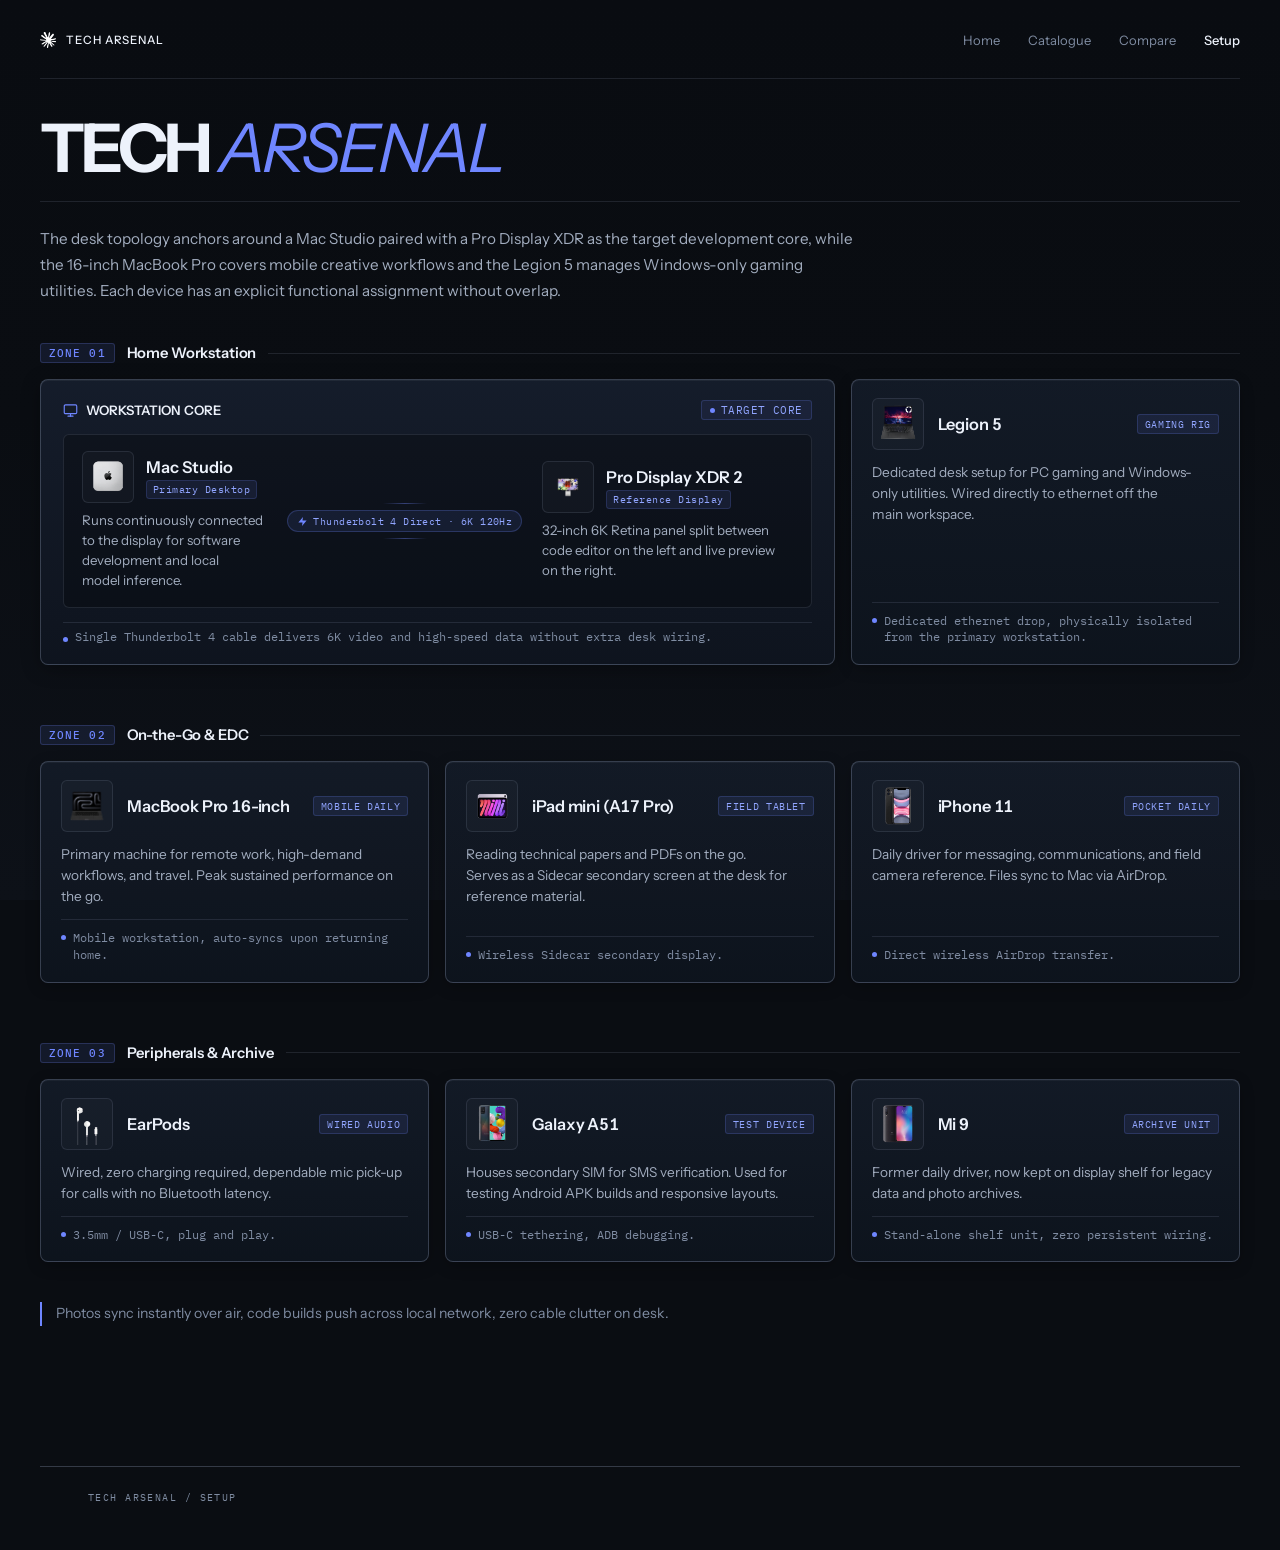
<file: topology.html>
<!DOCTYPE html>
<html lang="en">
<head>
    <meta charset="UTF-8">
    <meta name="viewport" content="width=device-width, initial-scale=1.0">
    <title>TECH ARSENAL · Setup</title>
    <link rel="preload" href="assets/fonts/InstrumentSans-Variable.woff2" as="font" type="font/woff2" crossorigin>
    <link rel="preload" href="assets/fonts/IBMPlexMono-Regular.woff2" as="font" type="font/woff2" crossorigin>
    <link rel="stylesheet" href="arsenal-pages.css">
    <style>
        .setup-intro {
            font-size: 0.95rem;
            line-height: 1.7;
            color: var(--muted, #a2adbf);
            margin: 24px 0 28px;
            max-width: 820px;
            text-wrap: pretty;
        }

        /* ===== Zone Section Headers ===== */
        .zone-header {
            display: flex;
            align-items: center;
            gap: 12px;
            margin: 36px 0 16px;
        }

        .zone-header:first-of-type {
            margin-top: 12px;
        }

        .zone-num {
            font-family: var(--mono, monospace);
            font-size: 0.68rem;
            letter-spacing: 0.1em;
            color: var(--accent, #6f86ff);
            background: rgba(111, 134, 255, 0.1);
            border: 1px solid rgba(111, 134, 255, 0.22);
            padding: 2px 8px;
            border-radius: 3px;
            font-weight: 600;
        }

        .zone-title {
            font-size: 0.92rem;
            font-weight: 600;
            color: var(--text, #edf2fb);
            letter-spacing: -0.01em;
        }

        .zone-line {
            flex: 1;
            height: 1px;
            background: var(--line, rgba(160, 176, 204, 0.12));
        }

        /* ===== 3-Column Symmetric Grid ===== */
        .zone-grid {
            display: grid;
            grid-template-columns: repeat(3, 1fr);
            gap: 16px;
            margin-bottom: 24px;
        }

        /* ===== Universal Card Specs ===== */
        .ring-card {
            background: linear-gradient(180deg, rgba(20, 27, 40, 0.92) 0%, rgba(14, 20, 30, 0.92) 100%);
            border: 1px solid var(--line-strong, rgba(160, 176, 204, 0.16));
            border-radius: 8px;
            padding: 18px 20px;
            display: flex;
            flex-direction: column;
            gap: 12px;
            box-shadow: inset 0 1px 0 rgba(255, 255, 255, 0.04), 0 4px 16px -2px rgba(0, 0, 0, 0.32);
            transition: border-color 0.18s ease, transform 0.18s ease, box-shadow 0.18s ease;
            position: relative;
        }

        .ring-card:hover {
            border-color: rgba(111, 134, 255, 0.36);
            transform: translateY(-2px);
            box-shadow: inset 0 1px 0 rgba(255, 255, 255, 0.06), 0 8px 24px -4px rgba(0, 0, 0, 0.45);
        }

        .ring-card:active {
            transform: translateY(0);
        }

        .ring-card-header {
            display: flex;
            align-items: center;
            gap: 14px;
        }

        .ring-img-box {
            width: 52px;
            height: 52px;
            border-radius: 6px;
            background: rgba(255, 255, 255, 0.025);
            border: 1px solid var(--line, rgba(160, 176, 204, 0.12));
            display: flex;
            align-items: center;
            justify-content: center;
            flex-shrink: 0;
            overflow: hidden;
            padding: 4px;
        }

        .ring-img-box img {
            max-width: 100%;
            max-height: 100%;
            object-fit: contain;
            display: block;
        }

        .ring-header-info {
            display: flex;
            flex-direction: column;
            gap: 4px;
            min-width: 0;
            flex: 1;
        }

        .ring-title-row {
            display: flex;
            align-items: center;
            justify-content: space-between;
            flex-wrap: wrap;
            gap: 4px 8px;
        }

        .ring-device-title {
            font-size: 1.02rem;
            font-weight: 600;
            color: var(--text, #edf2fb);
            margin: 0;
            letter-spacing: -0.01em;
            font-feature-settings: "tnum";
            font-variant-numeric: tabular-nums;
            text-wrap: balance;
        }

        .ring-role-badge {
            font-family: var(--mono, monospace);
            font-size: 0.65rem;
            letter-spacing: 0.06em;
            text-transform: uppercase;
            color: var(--accent-2, #91a5ff);
            background: rgba(111, 134, 255, 0.1);
            border: 1px solid rgba(111, 134, 255, 0.2);
            padding: 2px 7px;
            border-radius: 3px;
            white-space: nowrap;
            flex-shrink: 0;
        }

        .ring-device-duty {
            font-size: 0.85rem;
            color: var(--muted, #a2adbf);
            line-height: 1.55;
            margin: 0;
            text-wrap: pretty;
        }

        .ring-connect-pill {
            display: flex;
            align-items: flex-start;
            gap: 7px;
            margin-top: auto;
            padding-top: 10px;
            border-top: 1px solid var(--line, rgba(160, 176, 204, 0.1));
            font-family: var(--mono, monospace);
            font-size: 0.72rem;
            font-variant-numeric: tabular-nums;
            color: var(--muted-2, #7f8ca2);
            line-height: 1.45;
            white-space: normal;
        }

        /* Static status indicator, no breathing animation */
        .ring-connect-dot {
            width: 5px;
            height: 5px;
            border-radius: 50%;
            background: var(--accent, #6f86ff);
            flex-shrink: 0;
            margin-top: 5px;
        }

        /* ===== ZONE 01: Workstation Core Card (Mac Studio + XDR 2) ===== */
        .desk-core-card {
            grid-column: span 2;
            background: linear-gradient(180deg, rgba(22, 30, 44, 0.94) 0%, rgba(15, 21, 31, 0.94) 100%);
            border: 1px solid var(--line-strong, rgba(160, 176, 204, 0.24));
            border-radius: 8px;
            padding: 20px 22px;
            display: flex;
            flex-direction: column;
            gap: 14px;
            box-shadow: inset 0 1px 0 rgba(255, 255, 255, 0.05), 0 4px 20px -2px rgba(0, 0, 0, 0.38);
            transition: border-color 0.18s ease, transform 0.18s ease, box-shadow 0.18s ease;
        }

        .desk-core-card:hover {
            border-color: rgba(111, 134, 255, 0.42);
            transform: translateY(-2px);
            box-shadow: inset 0 1px 0 rgba(255, 255, 255, 0.07), 0 10px 28px -4px rgba(0, 0, 0, 0.5);
        }

        .desk-core-card:active {
            transform: translateY(0);
        }

        .desk-core-header {
            display: flex;
            align-items: center;
            justify-content: space-between;
            gap: 12px;
        }

        .desk-core-label {
            font-size: 0.82rem;
            font-weight: 600;
            color: var(--text, #edf2fb);
            display: flex;
            align-items: center;
            gap: 8px;
        }

        .desk-core-icon {
            color: var(--accent, #6f86ff);
            display: flex;
            align-items: center;
        }

        .desk-core-status {
            font-family: var(--mono, monospace);
            font-size: 0.68rem;
            letter-spacing: 0.04em;
            color: var(--accent-2, #91a5ff);
            background: rgba(111, 134, 255, 0.08);
            border: 1px solid rgba(111, 134, 255, 0.2);
            padding: 2px 8px;
            border-radius: 3px;
            display: flex;
            align-items: center;
            gap: 6px;
        }

        .status-dot-static {
            width: 5px;
            height: 5px;
            border-radius: 50%;
            background: var(--accent, #6f86ff);
            flex-shrink: 0;
        }

        .duo-container {
            display: grid;
            grid-template-columns: 1fr auto 1.35fr;
            gap: 16px;
            align-items: center;
            background: rgba(0, 0, 0, 0.26);
            border: 1px solid var(--line, rgba(160, 176, 204, 0.1));
            border-radius: 6px;
            padding: 16px 18px;
        }

        .duo-unit {
            display: flex;
            flex-direction: column;
            gap: 8px;
        }

        .duo-unit-top {
            display: flex;
            align-items: center;
            gap: 12px;
        }

        .duo-unit-title {
            font-size: 1.02rem;
            font-weight: 600;
            color: var(--text, #edf2fb);
            margin: 0;
            font-feature-settings: "tnum";
            font-variant-numeric: tabular-nums;
        }

        .duo-unit-badge {
            font-family: var(--mono, monospace);
            font-size: 0.62rem;
            letter-spacing: 0.05em;
            color: var(--accent-2, #91a5ff);
            background: rgba(111, 134, 255, 0.1);
            border: 1px solid rgba(111, 134, 255, 0.18);
            padding: 2px 6px;
            border-radius: 3px;
            white-space: nowrap;
        }

        .duo-unit-duty {
            font-size: 0.83rem;
            color: var(--muted, #a2adbf);
            line-height: 1.5;
            margin: 0;
            text-wrap: pretty;
        }

        .duo-bridge {
            display: flex;
            flex-direction: column;
            align-items: center;
            gap: 6px;
            padding: 0 4px;
        }

        .duo-bridge-pill {
            font-family: var(--mono, monospace);
            font-size: 0.65rem;
            letter-spacing: 0.04em;
            font-variant-numeric: tabular-nums;
            color: var(--accent-2, #91a5ff);
            background: rgba(111, 134, 255, 0.1);
            border: 1px solid rgba(111, 134, 255, 0.24);
            border-radius: 12px;
            padding: 3px 9px;
            white-space: nowrap;
            display: inline-flex;
            align-items: center;
            gap: 5px;
        }

        .duo-bridge-pill svg {
            color: var(--accent, #6f86ff);
        }

        .duo-bridge-line {
            width: 44px;
            height: 1px;
            background: linear-gradient(90deg, transparent, rgba(111, 134, 255, 0.4), transparent);
        }

        .desk-core-footer {
            font-family: var(--mono, monospace);
            font-size: 0.72rem;
            font-variant-numeric: tabular-nums;
            color: var(--muted-2, #7f8ca2);
            display: flex;
            align-items: center;
            gap: 7px;
            padding-top: 6px;
            border-top: 1px solid var(--line, rgba(160, 176, 204, 0.1));
        }

        .setup-outro {
            color: var(--muted-2, #7f8ca2);
            font-size: 0.88rem;
            line-height: 1.7;
            margin: 16px 0 48px;
            padding-left: 14px;
            border-left: 2px solid var(--accent, #6f86ff);
            text-wrap: pretty;
        }

        /* Keyboard focus support (Accessibility a11y) */
        a.page-link:focus-visible,
        a.back-link:focus-visible {
            outline: 2px solid var(--accent, #6f86ff);
            outline-offset: 3px;
        }

        /* iPad / Tablet Responsive Layout (641px - 1024px) */
        @media (min-width: 641px) and (max-width: 1024px) {
            .setup-intro {
                font-size: 0.92rem;
                margin: 18px 0 28px;
                max-width: 100%;
            }

            .zone-grid {
                grid-template-columns: repeat(2, minmax(0, 1fr));
                gap: 16px;
                margin-bottom: 24px;
            }

            /* Zone 01: Core Workstation Duo and Legion 5 both span 2 columns for a clean double-deck row */
            .zone-grid:first-of-type .desk-core-card,
            .zone-grid:first-of-type .ring-card {
                grid-column: 1 / -1;
            }

            /* Zone 02 & 03: The 3rd odd card balances the 2-column grid across full width */
            .zone-grid > :last-child:nth-child(odd) {
                grid-column: 1 / -1;
            }

            .desk-core-card {
                padding: 20px 22px;
            }

            .duo-container {
                grid-template-columns: 1fr auto 1.3fr;
                gap: 12px;
                padding: 16px 18px;
            }

            .duo-bridge {
                flex-direction: column;
                align-items: center;
                gap: 5px;
            }

            .duo-bridge-line {
                width: 36px;
            }

            .duo-bridge-pill {
                font-size: clamp(0.58rem, 1.2vw, 0.65rem);
                padding: 3px 8px;
            }

            .ring-card {
                padding: 18px 20px;
            }
        }

        /* Mobile Responsive Layout (<= 640px) */
        @media (max-width: 640px) {
            .setup-intro {
                font-size: 0.86rem;
                line-height: 1.65;
                padding-left: 0;
                margin: 14px 0 24px;
            }

            .zone-header {
                margin: 28px 0 14px;
                gap: 10px;
            }

            .zone-title {
                font-size: 0.88rem;
            }

            .zone-grid {
                grid-template-columns: 1fr;
                gap: 14px;
                margin-bottom: 20px;
            }

            /* Prevent grid blowout: all cards span single column */
            .desk-core-card,
            .ring-card,
            .zone-grid > * {
                grid-column: auto !important;
            }

            .desk-core-card {
                padding: 16px 14px;
                gap: 12px;
            }

            .desk-core-header {
                flex-wrap: wrap;
                gap: 8px;
            }

            .desk-core-label {
                font-size: 0.78rem;
            }

            .duo-container {
                display: flex;
                flex-direction: column;
                gap: 10px;
                padding: 14px 12px;
            }

            .duo-unit {
                gap: 6px;
            }

            .duo-unit-top {
                gap: 10px;
            }

            .duo-unit-title {
                font-size: 0.96rem;
            }

            .duo-unit-badge {
                font-size: 0.60rem;
            }

            .duo-unit-duty {
                font-size: 0.80rem;
                line-height: 1.5;
            }

            /* Vertical topological data connection flow */
            .duo-bridge {
                display: flex;
                flex-direction: column;
                align-items: center;
                gap: 4px;
                padding: 4px 0;
            }

            .duo-bridge-line {
                width: 1px;
                height: 12px;
                background: linear-gradient(180deg, rgba(111, 134, 255, 0.5), transparent);
            }

            .duo-bridge-pill {
                max-width: 100%;
                font-size: clamp(0.58rem, 2.7vw, 0.65rem);
                padding: 3px 8px;
                white-space: normal;
                text-align: center;
                line-height: 1.35;
                box-sizing: border-box;
            }

            .desk-core-footer {
                font-size: 0.68rem;
                line-height: 1.45;
                align-items: flex-start;
                padding-top: 8px;
            }

            .desk-core-footer .ring-connect-dot {
                margin-top: 4px;
            }

            .ring-card {
                padding: 16px 14px;
                gap: 10px;
            }

            .ring-card-header {
                gap: 12px;
            }

            .ring-img-box {
                width: 48px;
                height: 48px;
            }

            .ring-device-title {
                font-size: 0.96rem;
            }

            .ring-role-badge {
                font-size: 0.62rem;
            }

            .ring-device-duty {
                font-size: 0.82rem;
                line-height: 1.5;
            }

            .ring-connect-pill {
                font-size: 0.68rem;
                line-height: 1.45;
                padding-top: 8px;
            }

            .ring-connect-pill .ring-connect-dot {
                margin-top: 4px;
            }

            .setup-outro {
                font-size: 0.82rem;
                line-height: 1.6;
                margin: 14px 0 36px;
                padding-left: 12px;
            }
        }

        /* Reduced motion preference */
        @media (prefers-reduced-motion: reduce) {
            .ring-card, .desk-core-card {
                transition: none;
                transform: none !important;
            }
        }
    </style>
</head>
<body class="catalogue-page">
    <header class="header site-header">
        <div class="header-top top-row">
            <a href="index.html" class="back-link home-mark-link" aria-label="Back to home" title="Back to home"><img src="assets/images/arsenal-spark.webp" alt="" width="1000" height="1000" loading="eager" decoding="async"><span class="mark-label">TECH ARSENAL</span></a>
            <button class="hamburger-btn" aria-label="Toggle navigation" aria-expanded="false" type="button">
                <span class="hamburger-line"></span>
                <span class="hamburger-line"></span>
                <span class="hamburger-line"></span>
            </button>
            <nav class="page-nav" aria-label="Site navigation">
                <a class="page-link" href="index.html">Home</a>
                <a class="page-link" href="tech-arsenal.html">Catalogue</a>
                <a class="page-link" href="comparison-lab.html">Compare</a>
                <a class="page-link active" href="topology.html" aria-current="page">Setup</a>
            </nav>
        </div>
        <div class="masthead">
            <div class="masthead-copy">
                <h1 class="main-title"><span class="tech">TECH</span> <span class="arsenal">ARSENAL</span></h1>
            </div>
        </div>
    </header>

    <main class="collection">
        <p class="setup-intro">The desk topology anchors around a Mac Studio paired with a Pro Display XDR as the target development core, while the 16-inch MacBook Pro covers mobile creative workflows and the Legion 5 manages Windows-only gaming utilities. Each device has an explicit functional assignment without overlap.</p>

        <!-- ZONE 01: Home Workstation -->
        <div class="zone-header">
            <span class="zone-num">ZONE 01</span>
            <span class="zone-title">Home Workstation</span>
            <span class="zone-line"></span>
        </div>

        <div class="zone-grid">
            <!-- Workstation Core Duo (Mac Studio + Pro Display XDR 2) spans 2 columns -->
            <article class="desk-core-card">
                <div class="desk-core-header">
                    <div class="desk-core-label">
                        <span class="desk-core-icon" aria-hidden="true">
                            <svg width="15" height="15" viewBox="0 0 24 24" fill="none" stroke="currentColor" stroke-width="1.8" stroke-linecap="round" stroke-linejoin="round"><rect width="20" height="14" x="2" y="3" rx="2"/><line x1="8" x2="16" y1="21" y2="21"/><line x1="12" x2="12" y1="17" y2="21"/></svg>
                        </span>
                        <span>WORKSTATION CORE</span>
                    </div>
                    <div class="desk-core-status">
                        <span class="status-dot-static" aria-hidden="true"></span>
                        <span>TARGET CORE</span>
                    </div>
                </div>

                <div class="duo-container">
                    <!-- Mac Studio -->
                    <div class="duo-unit">
                        <div class="duo-unit-top">
                            <div class="ring-img-box">
                                <img src="assets/images/macstudio-m4-ultra-transparent.webp" alt="Mac Studio" width="1254" height="1254" loading="eager" decoding="async">
                            </div>
                            <div>
                                <h3 class="duo-unit-title">Mac Studio</h3>
                                <span class="duo-unit-badge">Primary Desktop</span>
                            </div>
                        </div>
                        <p class="duo-unit-duty">Runs continuously connected to the display for software development and local model inference.</p>
                    </div>

                    <!-- Bridge Connection -->
                    <div class="duo-bridge">
                        <span class="duo-bridge-line" aria-hidden="true"></span>
                        <span class="duo-bridge-pill">
                            <svg width="11" height="11" viewBox="0 0 24 24" fill="currentColor" aria-hidden="true"><polygon points="13 2 3 14 12 14 11 22 21 10 12 10 13 2"/></svg>
                            <span>Thunderbolt 4 Direct · 6K 120Hz</span>
                        </span>
                        <span class="duo-bridge-line" aria-hidden="true"></span>
                    </div>

                    <!-- Pro Display XDR 2 -->
                    <div class="duo-unit">
                        <div class="duo-unit-top">
                            <div class="ring-img-box">
                                <img src="assets/images/pro-display-xdr-2-transparent.webp" alt="Pro Display XDR 2" width="1736" height="906" loading="eager" decoding="async">
                            </div>
                            <div>
                                <h3 class="duo-unit-title">Pro Display XDR 2</h3>
                                <span class="duo-unit-badge">Reference Display</span>
                            </div>
                        </div>
                        <p class="duo-unit-duty">32-inch 6K Retina panel split between code editor on the left and live preview on the right.</p>
                    </div>
                </div>

                <div class="desk-core-footer">
                    <span class="ring-connect-dot" aria-hidden="true"></span>
                    <span>Single Thunderbolt 4 cable delivers 6K video and high-speed data without extra desk wiring.</span>
                </div>
            </article>

            <!-- Legion 5 spans 1 column -->
            <article class="ring-card">
                <div class="ring-card-header">
                    <div class="ring-img-box">
                        <img src="assets/images/legion-5-15ahp10.webp" alt="Legion 5" width="1254" height="1254" loading="lazy" decoding="async">
                    </div>
                    <div class="ring-header-info">
                        <div class="ring-title-row">
                            <h2 class="ring-device-title">Legion 5</h2>
                            <span class="ring-role-badge">Gaming Rig</span>
                        </div>
                    </div>
                </div>
                <p class="ring-device-duty">Dedicated desk setup for PC gaming and Windows-only utilities. Wired directly to ethernet off the main workspace.</p>
                <div class="ring-connect-pill">
                    <span class="ring-connect-dot" aria-hidden="true"></span>
                    <span>Dedicated ethernet drop, physically isolated from the primary workstation.</span>
                </div>
            </article>
        </div>

        <!-- ZONE 02: On-the-Go & EDC -->
        <div class="zone-header">
            <span class="zone-num">ZONE 02</span>
            <span class="zone-title">On-the-Go &amp; EDC</span>
            <span class="zone-line"></span>
        </div>

        <div class="zone-grid">
            <article class="ring-card">
                <div class="ring-card-header">
                    <div class="ring-img-box">
                        <img src="assets/images/macbook-pro-16.webp" alt="MacBook Pro 16-inch" width="1436" height="1096" loading="lazy" decoding="async">
                    </div>
                    <div class="ring-header-info">
                        <div class="ring-title-row">
                            <h2 class="ring-device-title">MacBook Pro 16-inch</h2>
                            <span class="ring-role-badge">Mobile Daily</span>
                        </div>
                    </div>
                </div>
                <p class="ring-device-duty">Primary machine for remote work, high-demand workflows, and travel. Peak sustained performance on the go.</p>
                <div class="ring-connect-pill">
                    <span class="ring-connect-dot" aria-hidden="true"></span>
                    <span>Mobile workstation, auto-syncs upon returning home.</span>
                </div>
            </article>

            <article class="ring-card">
                <div class="ring-card-header">
                    <div class="ring-img-box">
                        <img src="assets/images/ipad-mini-enhanced.webp" alt="iPad mini" width="2250" height="1688" loading="lazy" decoding="async">
                    </div>
                    <div class="ring-header-info">
                        <div class="ring-title-row">
                            <h2 class="ring-device-title">iPad mini (A17 Pro)</h2>
                            <span class="ring-role-badge">Field Tablet</span>
                        </div>
                    </div>
                </div>
                <p class="ring-device-duty">Reading technical papers and PDFs on the go. Serves as a Sidecar secondary screen at the desk for reference material.</p>
                <div class="ring-connect-pill">
                    <span class="ring-connect-dot" aria-hidden="true"></span>
                    <span>Wireless Sidecar secondary display.</span>
                </div>
            </article>

            <article class="ring-card">
                <div class="ring-card-header">
                    <div class="ring-img-box">
                        <img src="assets/images/iphone11-transparent.webp" alt="iPhone 11" width="1254" height="1254" loading="lazy" decoding="async">
                    </div>
                    <div class="ring-header-info">
                        <div class="ring-title-row">
                            <h2 class="ring-device-title">iPhone 11</h2>
                            <span class="ring-role-badge">Pocket Daily</span>
                        </div>
                    </div>
                </div>
                <p class="ring-device-duty">Daily driver for messaging, communications, and field camera reference. Files sync to Mac via AirDrop.</p>
                <div class="ring-connect-pill">
                    <span class="ring-connect-dot" aria-hidden="true"></span>
                    <span>Direct wireless AirDrop transfer.</span>
                </div>
            </article>
        </div>

        <!-- ZONE 03: Peripherals & Archive -->
        <div class="zone-header">
            <span class="zone-num">ZONE 03</span>
            <span class="zone-title">Peripherals &amp; Archive</span>
            <span class="zone-line"></span>
        </div>

        <div class="zone-grid">
            <article class="ring-card">
                <div class="ring-card-header">
                    <div class="ring-img-box">
                        <img src="assets/images/earpods-transparent.webp" alt="EarPods" width="1254" height="1254" loading="lazy" decoding="async">
                    </div>
                    <div class="ring-header-info">
                        <div class="ring-title-row">
                            <h2 class="ring-device-title">EarPods</h2>
                            <span class="ring-role-badge">Wired Audio</span>
                        </div>
                    </div>
                </div>
                <p class="ring-device-duty">Wired, zero charging required, dependable mic pick-up for calls with no Bluetooth latency.</p>
                <div class="ring-connect-pill">
                    <span class="ring-connect-dot" aria-hidden="true"></span>
                    <span>3.5mm / USB-C, plug and play.</span>
                </div>
            </article>

            <article class="ring-card">
                <div class="ring-card-header">
                    <div class="ring-img-box">
                        <img src="assets/images/samsung-a51-transparent.webp" alt="Galaxy A51" width="1254" height="1254" loading="lazy" decoding="async">
                    </div>
                    <div class="ring-header-info">
                        <div class="ring-title-row">
                            <h2 class="ring-device-title">Galaxy A51</h2>
                            <span class="ring-role-badge">Test Device</span>
                        </div>
                    </div>
                </div>
                <p class="ring-device-duty">Houses secondary SIM for SMS verification. Used for testing Android APK builds and responsive layouts.</p>
                <div class="ring-connect-pill">
                    <span class="ring-connect-dot" aria-hidden="true"></span>
                    <span>USB-C tethering, ADB debugging.</span>
                </div>
            </article>

            <article class="ring-card">
                <div class="ring-card-header">
                    <div class="ring-img-box">
                        <img src="assets/images/mi9-transparent.webp" alt="Mi 9" width="1254" height="1254" loading="lazy" decoding="async">
                    </div>
                    <div class="ring-header-info">
                        <div class="ring-title-row">
                            <h2 class="ring-device-title">Mi 9</h2>
                            <span class="ring-role-badge">Archive Unit</span>
                        </div>
                    </div>
                </div>
                <p class="ring-device-duty">Former daily driver, now kept on display shelf for legacy data and photo archives.</p>
                <div class="ring-connect-pill">
                    <span class="ring-connect-dot" aria-hidden="true"></span>
                    <span>Stand-alone shelf unit, zero persistent wiring.</span>
                </div>
            </article>
        </div>

        <div class="setup-outro">Photos sync instantly over air, code builds push across local network, zero cable clutter on desk.</div>
    </main>

    <footer class="site-footer">
        <div class="footer-line">TECH ARSENAL / Setup</div>
    </footer>
    <script src="assets/data/devices.js"></script>
    <script src="arsenal-site.js"></script>
</body>
</html>
</file>
<file: arsenal-pages.css>
@font-face {
    font-family: "Instrument Sans";
    src: url("assets/fonts/InstrumentSans-Variable.woff2") format("woff2");
    font-weight: 400 700;
    font-style: normal;
    font-display: swap;
}

@font-face {
    font-family: "Instrument Sans";
    src: url("assets/fonts/InstrumentSans-Italic-Variable.woff2") format("woff2");
    font-weight: 400 700;
    font-style: italic;
    font-display: swap;
}

@font-face {
    font-family: "IBM Plex Mono";
    src: url("assets/fonts/IBMPlexMono-Regular.woff2") format("woff2");
    font-weight: 400;
    font-style: normal;
    font-display: swap;
}

@font-face {
    font-family: "IBM Plex Mono";
    src: url("assets/fonts/IBMPlexMono-Medium.woff2") format("woff2");
    font-weight: 500;
    font-style: normal;
    font-display: swap;
}

:root {
    --bg: #0a0d12;
    --bg-elevated: #111722;
    --panel: rgba(17, 23, 34, 0.86);
    --panel-solid: #131a26;
    --panel-soft: #171f2d;
    --line: rgba(160, 176, 204, 0.14);
    --line-strong: rgba(160, 176, 204, 0.28);
    --text: #edf2fb;
    --muted: #a2adbf;
    --muted-2: #7f8ca2;
    --accent: #6f86ff;
    --accent-2: #91a5ff;
    --accent-soft: rgba(111, 134, 255, 0.14);
    --steel: #d7dde8;
    --shadow: rgba(2, 6, 18, 0.45);
    --shell: 1280px;
    --display: "Instrument Sans", "Avenir Next", "Segoe UI", sans-serif;
    --body: "Instrument Sans", "Segoe UI", sans-serif;
    --mono: "IBM Plex Mono", ui-monospace, "SFMono-Regular", Menlo, Consolas, monospace;
}

* {
    box-sizing: border-box;
}

html {
    scroll-behavior: smooth;
}

body {
    margin: 0;
    min-height: 100vh;
    min-height: 100dvh;
    padding-left: env(safe-area-inset-left, 0px);
    padding-right: env(safe-area-inset-right, 0px);
    color: var(--text);
    font-family: var(--body);
    font-synthesis: none;
    background: linear-gradient(180deg, #090c11 0%, #0a0d12 42%, #0d1118 100%);
    background-color: #0a0d12;
    background-attachment: fixed;
    position: relative;
}

body::before {
    content: "";
    position: fixed;
    inset: 0;
    pointer-events: none;
    opacity: 0.22;
    background-image:
        linear-gradient(rgba(255, 255, 255, 0.028) 1px, transparent 1px),
        linear-gradient(90deg, rgba(255, 255, 255, 0.028) 1px, transparent 1px);
    background-size: 36px 36px;
    mask-image: linear-gradient(180deg, rgba(0, 0, 0, 0.8), transparent 85%);
}

::selection {
    background: var(--accent);
    color: #05070c;
}

a {
    color: inherit;
    text-decoration: none;
}

img {
    display: block;
    width: 100%;
}

.broadcast-bar,
.shell,
.site-footer {
    position: relative;
    z-index: 1;
}

.broadcast-bar {
    display: flex;
    justify-content: center;
    align-items: center;
    gap: 14px;
    padding: 12px 18px;
    position: sticky;
    top: 0;
    z-index: 20;
    border-bottom: 1px solid var(--line);
    background: rgba(10, 13, 18, 0.82);
    backdrop-filter: blur(18px);
}

.signal-icon {
    width: 7px;
    height: 7px;
    background: var(--accent);
    border-radius: 999px;
    box-shadow: 0 0 0 6px rgba(111, 134, 255, 0.1);
}

.shoutout-text,
.meta-chip,
.eyebrow,
.section-label,
.mini-label,
.stats-label,
.card-meta,
.footer-line {
    font-family: var(--mono);
    text-transform: uppercase;
    letter-spacing: 0.14em;
}

.shoutout-text {
    color: var(--muted);
    font-size: 0.66rem;
}

.creator-tag {
    padding: 4px 10px;
    border: 1px solid rgba(111, 134, 255, 0.4);
    background: rgba(111, 134, 255, 0.11);
    color: var(--accent-2);
    font-family: var(--mono);
    font-size: 0.72rem;
    letter-spacing: 0.12em;
    text-transform: uppercase;
}

.shell {
    max-width: var(--shell);
    margin: 0 auto;
    padding: 0 40px 76px;
}


.hero-head {
    margin-top: 34px;
}

.eyebrow {
    color: var(--muted);
    font-size: 0.68rem;
}

.title-lockup {
    margin-top: 16px;
    display: grid;
    gap: 14px;
}

.main-title {
    margin: 0;
    max-width: 10ch;
    font-family: var(--display);
    font-size: clamp(3rem, 7vw, 6.4rem);
    line-height: 0.92;
    letter-spacing: -0.05em;
    font-weight: 700;
}

.main-title .accent {
    color: var(--accent-2);
    font-style: italic;
    font-weight: 600;
}

.page-subtitle {
    margin: 0;
    max-width: 40rem;
    color: var(--muted);
    line-height: 1.74;
    font-size: 1rem;
}

/* Headline orphan prevention and text balance */
.main-title,
.section-title,
.product-name,
.dossier-title,
.zone-title {
    text-wrap: balance;
}

.dossier-why,
.dossier-desc,
.setup-intro {
    text-wrap: pretty;
}

/* Site-wide tabular figures typography */
.collection-ledger strong,
.hero-stats-inline strong,
.lot-number,
.spec-val,
.d-spec,
.dossier-specs,
.dossier-spec-val {
    font-variant-numeric: tabular-nums;
    font-feature-settings: "tnum";
}

/* Anchor scroll margin offset for top navigation */
.section-wrapper,
[id^="sec-"] {
    scroll-margin-top: 80px;
}

.hero-panel,
.section-panel,
.card,
.timeline-entry,
.spec-card,
.radar-card,
.table-wrap,
.route-card {
    border: 1px solid var(--line);
    background:
        linear-gradient(180deg, rgba(255, 255, 255, 0.03), transparent 28%),
        var(--panel);
    box-shadow: 0 24px 70px var(--shadow);
}

.hero-panel {
    margin-top: 36px;
    overflow: hidden;
}

.hero-grid {
    display: grid;
    grid-template-columns: minmax(0, 1.08fr) minmax(360px, 0.92fr);
    min-height: 560px;
}

.hero-copy {
    position: relative;
    display: flex;
    flex-direction: column;
    justify-content: space-between;
    padding: 76px 42px 36px;
}

.hero-copy-top {
    display: grid;
    gap: 18px;
}

.hero-copy-top h2 {
    margin: 0;
    max-width: 12ch;
    font-family: var(--display);
    font-size: clamp(2.4rem, 5vw, 4.8rem);
    line-height: 0.96;
    letter-spacing: -0.045em;
    font-weight: 700;
}

.hero-copy-top p {
    margin: 0;
    max-width: 32rem;
    color: var(--muted);
    line-height: 1.72;
}

.hero-actions {
    display: flex;
    flex-wrap: wrap;
    gap: 12px;
    margin-top: 8px;
}

.button-primary,
.button-secondary {
    display: inline-flex;
    align-items: center;
    justify-content: center;
    min-height: 46px;
    padding: 0 18px;
    border: 1px solid transparent;
    font-family: var(--mono);
    font-size: 0.68rem;
    text-transform: uppercase;
    letter-spacing: 0.14em;
    transition: transform 0.24s ease, border-color 0.24s ease, background 0.24s ease;
}

.button-primary {
    color: #080b10;
    background: var(--accent);
    border-color: var(--accent);
}

.button-secondary {
    color: var(--text);
    border-color: var(--line-strong);
    background: rgba(255, 255, 255, 0.02);
}

.button-primary:hover,
.button-secondary:hover {
    transform: translateY(-1px);
}

.button-primary:focus-visible,
.button-secondary:focus-visible {
    outline: 2px solid var(--accent);
    outline-offset: 2px;
}

.hero-stats {
    display: grid;
    grid-template-columns: repeat(3, minmax(0, 1fr));
    gap: 12px;
    margin-top: 26px;
}

.hero-stat,
.metric-cell {
    padding: 16px 18px;
    border: 1px solid var(--line);
    background: rgba(255, 255, 255, 0.02);
}

.hero-stat strong,
.metric-cell strong {
    display: block;
    font-family: var(--display);
    font-size: 1.65rem;
    letter-spacing: -0.03em;
}

.hero-stat span,
.metric-cell span {
    margin-top: 6px;
    display: block;
    color: var(--muted);
    font-size: 0.86rem;
}

.hero-side {
    min-height: 100%;
    position: relative;
    padding: 28px;
    border-left: 1px solid var(--line);
    background:
        radial-gradient(circle at 50% 18%, rgba(111, 134, 255, 0.24), transparent 34%),
        linear-gradient(180deg, rgba(255, 255, 255, 0.03), transparent 40%),
        var(--panel-solid);
}

.hero-side img {
    height: 100%;
    min-height: 500px;
    object-fit: cover;
}

.duo-panel {
    display: grid;
    grid-template-columns: minmax(0, 0.92fr) minmax(320px, 1.08fr);
    overflow: hidden;
}

.duo-visual {
    min-height: 100%;
    padding: 22px;
    border-right: 1px solid var(--line);
    background:
        radial-gradient(circle at 40% 20%, rgba(111, 134, 255, 0.16), transparent 30%),
        var(--panel-solid);
}

.duo-visual img {
    height: 100%;
    min-height: 360px;
    object-fit: cover;
}

.duo-copy {
    padding: 30px;
}

.duo-copy h4,
.closing-panel h4 {
    margin: 10px 0 12px;
    font-family: var(--display);
    font-size: clamp(1.8rem, 3vw, 3rem);
    line-height: 1.02;
    letter-spacing: -0.04em;
}

.duo-copy p,
.closing-panel p {
    margin: 0;
    max-width: 42rem;
    color: var(--muted);
    line-height: 1.74;
}

.bullet-grid {
    display: grid;
    grid-template-columns: repeat(2, minmax(0, 1fr));
    gap: 12px;
    margin-top: 22px;
}

.bullet-card {
    padding: 16px 18px;
    border: 1px solid var(--line);
    background: rgba(255, 255, 255, 0.02);
}

.bullet-card strong {
    display: block;
    font-family: var(--display);
    font-size: 1.08rem;
    letter-spacing: -0.02em;
}

.bullet-card span {
    display: block;
    margin-top: 8px;
    color: var(--muted);
    line-height: 1.6;
    font-size: 0.92rem;
}

.summary-grid {
    grid-template-columns: repeat(3, minmax(0, 1fr));
}

.summary-card {
    padding: 22px;
    border: 1px solid var(--line);
    background: rgba(255, 255, 255, 0.02);
}

.summary-card strong {
    display: block;
    font-family: var(--display);
    font-size: 1.2rem;
    letter-spacing: -0.02em;
}

.summary-card p {
    margin: 10px 0 0;
    color: var(--muted);
    line-height: 1.66;
}

.closing-panel {
    padding: 28px;
}

.closing-panel .hero-actions {
    margin-top: 22px;
}

.meta-chip {
    position: absolute;
    top: 28px;
    left: 42px;
    display: inline-flex;
    align-items: center;
    gap: 8px;
    min-height: 34px;
    padding: 0 12px;
    color: var(--accent-2);
    font-size: 0.64rem;
    background: rgba(10, 13, 18, 0.54);
    border: 1px solid rgba(111, 134, 255, 0.34);
}

.section-panel {
    margin-top: 26px;
    padding: 26px;
}

.section {
    margin-top: 48px;
}

.section-label,
.mini-label {
    color: var(--muted-2);
    font-size: 0.64rem;
    margin-bottom: 10px;
}

.section-heading {
    margin-bottom: 18px;
}

.section-heading h3 {
    margin: 0;
    max-width: 18ch;
    font-family: var(--display);
    font-size: clamp(1.7rem, 3vw, 2.8rem);
    line-height: 1.02;
    letter-spacing: -0.04em;
}

.section-heading p {
    margin: 14px 0 0;
    max-width: 40rem;
    color: var(--muted);
    line-height: 1.7;
}

.portal-grid,
.route-grid,
.spec-grid,
.radar-grid,
.summary-grid {
    display: grid;
    gap: 18px;
}

.route-grid {
    grid-template-columns: repeat(12, minmax(0, 1fr));
}

.route-card {
    padding: 24px;
}

.route-card.wide {
    grid-column: span 6;
}

.route-card.narrow {
    grid-column: span 3;
}

.home-route-grid .route-card.narrow {
    grid-column: span 4;
}

.route-card strong,
.card h4,
.spec-card h4,
.timeline-entry h4,
.radar-card h4 {
    font-family: var(--display);
    letter-spacing: -0.03em;
}

.route-card strong {
    display: block;
    font-size: 1.38rem;
    margin-top: 8px;
}

.route-card p,
.card p,
.spec-card p,
.timeline-entry p,
.radar-card p {
    color: var(--muted);
    line-height: 1.68;
}

.route-meta,
.meta-grid {
    display: grid;
    gap: 12px;
    margin-top: 18px;
}

.route-meta {
    grid-template-columns: repeat(2, minmax(0, 1fr));
}

.meta-cell {
    padding-top: 10px;
    border-top: 1px solid var(--line);
}

.meta-cell span {
    display: block;
    color: var(--muted-2);
    font-family: var(--mono);
    font-size: 0.65rem;
    text-transform: uppercase;
    letter-spacing: 0.12em;
}

.meta-cell strong {
    display: block;
    margin-top: 6px;
    font-size: 0.96rem;
    font-family: var(--body);
    font-weight: 500;
}

.timeline {
    display: grid;
    gap: 16px;
}

.timeline-entry {
    position: relative;
    padding: 24px 24px 24px 54px;
}

.timeline-entry::before {
    content: "";
    position: absolute;
    left: 24px;
    top: 30px;
    width: 12px;
    height: 12px;
    border-radius: 999px;
    background: var(--accent);
    box-shadow: 0 0 0 8px rgba(111, 134, 255, 0.1);
}

.entry-kicker,
.status-pill {
    display: inline-flex;
    align-items: center;
    gap: 8px;
    min-height: 30px;
    padding: 0 10px;
    border: 1px solid var(--line-strong);
    color: var(--muted);
    font-family: var(--mono);
    font-size: 0.64rem;
    text-transform: uppercase;
    letter-spacing: 0.13em;
    width: fit-content;
}

.entry-kicker::before,
.status-pill::before {
    content: "";
    width: 6px;
    height: 6px;
    border-radius: 999px;
    background: var(--accent);
}

.timeline-entry h4,
.spec-card h4,
.radar-card h4,
.card h4 {
    margin: 14px 0 10px;
    font-size: 1.34rem;
}

.spec-grid {
    grid-template-columns: repeat(3, minmax(0, 1fr));
}

.spec-card,
.radar-card,
.card {
    padding: 22px;
}

.table-wrap {
    overflow-x: auto;
    -webkit-overflow-scrolling: touch;
}

table {
    width: 100%;
    border-collapse: collapse;
    min-width: 760px;
}

th,
td {
    padding: 16px 18px;
    border-bottom: 1px solid var(--line);
    text-align: left;
    vertical-align: top;
}

thead th,
.table-head {
    color: var(--text);
    font-family: var(--display);
    font-size: 1.02rem;
    letter-spacing: -0.02em;
}

tbody th {
    width: 18%;
    color: var(--muted-2);
    font-family: var(--mono);
    font-size: 0.66rem;
    text-transform: uppercase;
    letter-spacing: 0.13em;
}

tbody td {
    color: var(--muted);
    line-height: 1.65;
}

.table-note {
    color: var(--steel);
}

.compare-choices {
    display: grid;
    grid-template-columns: repeat(4, minmax(0, 1fr));
    gap: 14px;
}

.choice-btn {
    text-align: left;
    padding: 18px;
    border: 1px solid var(--line);
    background: rgba(255, 255, 255, 0.02);
    color: var(--muted);
    cursor: pointer;
    transition: border-color 0.24s ease, background 0.24s ease, transform 0.24s ease;
}

.choice-btn strong {
    display: block;
    color: var(--text);
    font-family: var(--display);
    font-size: 1.08rem;
    letter-spacing: -0.025em;
}

.choice-btn span {
    display: block;
    margin-top: 8px;
    font-size: 0.86rem;
}

.choice-btn.active,
.choice-btn:hover {
    border-color: rgba(111, 134, 255, 0.5);
    background: rgba(111, 134, 255, 0.08);
    transform: translateY(-1px);
}

.radar-grid {
    grid-template-columns: repeat(3, minmax(0, 1fr));
}

.site-footer {
    max-width: var(--shell);
    margin: 0 auto 46px;
    padding: 24px 40px 0;
    border-top: 1px solid var(--line);
}

.footer-line {
    color: var(--muted-2);
    font-size: 0.64rem;
}

@media (max-width: 1100px) {
    .hero-grid,
    .duo-panel,
    .compare-choices,
    .spec-grid,
    .radar-grid,
    .summary-grid {
        grid-template-columns: 1fr 1fr;
    }

    .route-card.wide,
    .route-card.narrow {
        grid-column: span 6;
    }

    .home-route-grid .route-card.narrow {
        grid-column: span 4;
    }
}

@media (min-width: 641px) and (max-width: 1024px) {
    .shell {
        padding-left: 28px;
        padding-right: 28px;
    }

    .hero-stats {
        grid-template-columns: repeat(3, minmax(0, 1fr));
        gap: 10px;
    }

    .hero-stat {
        padding: 14px 16px;
    }

    .hero-stat strong {
        font-size: 1.45rem;
    }

    .section-panel,
    .route-card,
    .spec-card,
    .timeline-entry,
    .radar-card {
        padding: 22px;
    }

    .home-route-grid .route-card.narrow {
        grid-column: span 4;
    }
}

@media (max-width: 640px) {
    .shell,
    .site-footer {
        padding-left: 18px;
        padding-right: 18px;
    }

    .hero-grid,
    .duo-panel,
    .hero-stats,
    .compare-choices,
    .spec-grid,
    .radar-grid,
    .route-meta,
    .bullet-grid,
    .summary-grid {
        grid-template-columns: 1fr;
    }

    .route-card.wide,
    .route-card.narrow {
        grid-column: span 12;
    }

    .home-route-grid .route-card.narrow {
        grid-column: span 12;
    }

    .hero-copy,
    .hero-side,
    .duo-copy,
    .duo-visual,
    .section-panel,
    .route-card,
    .spec-card,
    .card,
    .timeline-entry,
    .radar-card {
        padding: 20px;
    }

    .hero-copy {
        padding-top: 68px;
    }

    .meta-chip {
        top: 20px;
        left: 20px;
    }

    .hero-side {
        border-left: 0;
        border-top: 1px solid var(--line);
    }

    .duo-visual {
        border-right: 0;
        border-bottom: 1px solid var(--line);
    }

    .hero-side img {
        min-height: 280px;
    }

    .duo-visual img {
        min-height: 260px;
    }
}

/* Bilingual copy stays inside the annual grid: the primary language carries scale,
   while the translation is a readable secondary line. */
html,
body {
    max-width: 100%;
    overflow-x: hidden;
}

.top-row,
.site-header,
.hero-head,
.title-lockup,
.hero-grid,
.hero-copy,
.hero-copy-top,
.hero-side,
.section-heading,
.route-card,
.spec-card,
.summary-card,
.radar-card,
.timeline-entry {
    min-width: 0;
}

.main-title {
    max-width: 18ch;
    font-size: clamp(3.2rem, 6vw, 6rem);
    overflow-wrap: anywhere;
}

.hero-copy-top h2,
.section-heading h3,
.route-card strong,
.spec-card h4,
.summary-card strong,
.radar-card h4,
.timeline-entry h4,
.page-subtitle {
    overflow-wrap: anywhere;
}

@media (max-width: 780px) {
    .main-title {
        max-width: 14ch;
        font-size: clamp(2.9rem, 13vw, 5rem);
    }
}

/* Annual index world: the shared pages use the same blue catalogue language as tech-arsenal. */
:root {
    --annual-rule: rgba(160, 176, 204, .28);
    --annual-rule-soft: rgba(160, 176, 204, .16);
    --annual-blue-wash: rgba(111, 134, 255, .09);
}

body {
    background: linear-gradient(180deg, #090c11 0%, #0a0d12 46%, #0d1118 100%);
    background-color: #0a0d12;
    background-attachment: fixed;
}

.shell {
    max-width: 1400px;
    padding-inline: 48px;
}

.hero-head {
    margin-top: 42px;
    padding-bottom: 14px;
}

.eyebrow,
.meta-chip,
.section-label,
.card-meta {
    color: var(--muted-2);
}

.main-title {
    max-width: 15ch;
    font-size: clamp(3.8rem, 8vw, 8rem);
    line-height: .84;
    letter-spacing: -.07em;
    font-weight: 500;
}

.main-title .accent {
    color: var(--accent-2);
    font-weight: 400;
}

.page-subtitle {
    max-width: 50rem;
    color: var(--muted);
    line-height: 1.65;
}

.hero-panel {
    margin-top: 24px;
    border: 0;
    border-top: 1px solid var(--text);
    border-bottom: 1px solid var(--annual-rule);
    background: transparent;
    box-shadow: none;
}

.hero-grid {
    grid-template-columns: minmax(0, 1.08fr) minmax(300px, .92fr);
    min-height: 500px;
}

.hero-copy {
    padding: 74px 46px 36px 0;
}

.hero-copy-top h2 {
    max-width: 14ch;
    font-size: clamp(2.8rem, 5vw, 5.8rem);
    line-height: .9;
    letter-spacing: -.07em;
    font-weight: 500;
}

.hero-copy-top p,
.section-heading p,
.route-card p,
.spec-card p,
.timeline-entry p,
.radar-card p {
    max-width: 62ch;
    color: var(--muted);
    line-height: 1.7;
}

.hero-side {
    padding: 24px 0 24px 24px;
    border-left: 1px solid var(--annual-rule);
    background: transparent;
}

.hero-side::before {
    content: "";
    position: absolute;
    inset: 24px 0 24px 24px;
    border: 1px solid var(--annual-rule-soft);
    pointer-events: none;
}

.hero-side img {
    min-height: 450px;
    filter: saturate(.72) contrast(1.02);
}

.meta-chip {
    top: 26px;
    left: 0;
    min-height: 28px;
    padding: 0;
    border: 0;
    background: transparent;
}

.hero-actions {
    gap: 18px;
}

.button-primary,
.button-secondary {
    min-height: 40px;
    padding-inline: 0;
    border: 0;
    border-bottom: 1px solid currentColor;
    background: transparent;
}

.button-primary {
    color: var(--accent-2);
}

.button-secondary {
    color: var(--muted);
}

.button-primary:hover,
.button-secondary:hover {
    background: transparent;
    color: var(--text);
    transform: none;
}

.hero-stats {
    grid-template-columns: repeat(3, minmax(0, 1fr));
    gap: 0;
    margin-top: 34px;
    border-top: 1px solid var(--annual-rule);
}

.hero-stat,
.metric-cell {
    padding: 16px 16px 12px 0;
    border: 0;
    border-right: 1px solid var(--annual-rule-soft);
    background: transparent;
}

.hero-stat:last-child,
.metric-cell:last-child {
    border-right: 0;
}

.hero-stat strong,
.metric-cell strong {
    font-size: 1.8rem;
    font-weight: 500;
}

.section {
    margin-top: 78px;
}

.section-heading {
    display: grid;
    grid-template-columns: minmax(0, 1fr) minmax(260px, .75fr);
    align-items: end;
    gap: 28px;
    margin-bottom: 22px;
    padding: 15px 0 18px;
    border-top: 1px solid var(--annual-rule-strong, var(--annual-rule));
    border-bottom: 1px solid var(--annual-rule);
}

.section-heading h3 {
    max-width: 16ch;
    font-size: clamp(2.2rem, 4vw, 4.8rem);
    line-height: .9;
    letter-spacing: -.065em;
    font-weight: 500;
}

.section-heading p {
    margin: 0;
}

.hero-panel,
.section-panel,
.card,
.timeline-entry,
.spec-card,
.radar-card,
.table-wrap,
.route-card {
    border-radius: 0;
    box-shadow: none;
}

.section-panel {
    margin-top: 0;
    padding: 28px 0;
    border: 0;
    border-top: 1px solid var(--annual-rule);
    border-bottom: 1px solid var(--annual-rule);
    background: transparent;
}

.spec-grid,
.summary-grid,
.radar-grid {
    grid-template-columns: repeat(12, minmax(0, 1fr));
    gap: 0;
    border-top: 1px solid var(--annual-rule);
}

.spec-card,
.summary-card,
.radar-card {
    grid-column: span 4;
    min-height: 190px;
    padding: 24px 24px 28px 0;
    border: 0;
    border-bottom: 1px solid var(--annual-rule);
    border-right: 1px solid var(--annual-rule-soft);
    background: transparent;
}

.spec-card:nth-child(2),
.summary-card:nth-child(2),
.radar-card:nth-child(2) {
    grid-column: span 5;
    padding-left: 24px;
}

.spec-card:nth-child(3),
.summary-card:nth-child(3),
.radar-card:nth-child(3) {
    grid-column: span 3;
    padding-left: 24px;
    border-right: 0;
}

.spec-card h4,
.summary-card strong,
.radar-card h4,
.route-card strong,
.timeline-entry h4 {
    margin-top: 18px;
    font-family: var(--display);
    font-size: clamp(1.35rem, 2vw, 2.25rem);
    line-height: .98;
    letter-spacing: -.045em;
    font-weight: 500;
}

.summary-card p {
    max-width: 32ch;
    margin-top: 12px;
}

.status-pill,
.entry-kicker {
    min-height: 24px;
    padding: 0;
    border: 0;
    color: var(--accent-2);
    background: transparent;
}

.status-pill::before,
.entry-kicker::before {
    background: var(--accent);
}

.route-grid {
    gap: 0;
    border-top: 1px solid var(--annual-rule);
}

.route-card {
    min-height: 220px;
    padding: 26px 24px 28px 0;
    border: 0;
    border-bottom: 1px solid var(--annual-rule);
    border-right: 1px solid var(--annual-rule-soft);
    background: transparent;
}

.route-card.wide {
    grid-column: span 7;
}

.route-card.narrow {
    grid-column: span 5;
    padding-left: 24px;
    border-right: 0;
}

.home-route-grid .route-card.narrow {
    grid-column: span 4;
    padding-left: 24px;
    border-right: 1px solid var(--annual-rule-soft);
}

.home-route-grid .route-card:nth-child(3) {
    padding-left: 0;
}

.home-route-grid .route-card:nth-child(5) {
    border-right: 0;
}

.route-card strong {
    display: block;
    max-width: 17ch;
}

.route-card p {
    max-width: 44ch;
}

.route-meta,
.meta-grid {
    gap: 16px;
    margin-top: 22px;
}

.meta-cell {
    padding-top: 10px;
    border-top-color: var(--annual-rule);
}

.timeline {
    gap: 0;
    border-top: 1px solid var(--annual-rule);
}

.timeline-entry {
    display: grid;
    grid-template-columns: minmax(150px, .28fr) minmax(0, .72fr);
    column-gap: 28px;
    padding: 26px 0 30px 24px;
    border: 0;
    border-bottom: 1px solid var(--annual-rule);
    background: transparent;
}

.timeline-entry::before {
    left: 0;
    top: 32px;
    width: 7px;
    height: 7px;
    box-shadow: 0 0 0 5px rgba(111, 134, 255, .1);
}

.timeline-entry .entry-kicker {
    grid-column: 1;
    grid-row: 1 / span 2;
}

.timeline-entry h4,
.timeline-entry p,
.timeline-entry .meta-grid {
    grid-column: 2;
}

.timeline-entry h4 {
    margin: 0 0 10px;
    max-width: 20ch;
}

.table-wrap {
    border: 0;
    border-top: 1px solid var(--annual-rule);
    border-bottom: 1px solid var(--annual-rule);
    background: transparent;
}

table {
    min-width: 720px;
}

th,
td {
    padding: 18px 18px 18px 0;
    border-bottom-color: var(--annual-rule);
}

thead th {
    padding-top: 22px;
    color: var(--text);
}

tbody th {
    color: var(--accent-2);
}

.compare-choices {
    grid-template-columns: repeat(12, minmax(0, 1fr));
    gap: 0;
    border-top: 1px solid var(--annual-rule);
}

.choice-btn {
    grid-column: span 3;
    min-height: 130px;
    padding: 18px 18px 20px 0;
    border: 0;
    border-bottom: 1px solid var(--annual-rule);
    border-right: 1px solid var(--annual-rule-soft);
    border-radius: 0;
    background: transparent;
}

.choice-btn:last-child {
    border-right: 0;
}

.choice-btn strong {
    font-family: var(--display);
    font-size: 1.4rem;
    font-weight: 500;
}

.choice-btn.active,
.choice-btn:hover {
    border-color: var(--annual-rule);
    background: var(--annual-blue-wash);
    transform: none;
}

.site-footer {
    max-width: 1400px;
    margin-top: 92px;
    padding-inline: 48px;
    border-top-color: var(--annual-rule);
}

@media (max-width: 900px) {
    .shell { padding-inline: 28px; }
    .section-heading { grid-template-columns: 1fr; gap: 8px; }
    .hero-copy { padding-right: 28px; }
    .spec-card,
    .summary-card,
    .radar-card,
    .spec-card:nth-child(2),
    .summary-card:nth-child(2),
    .radar-card:nth-child(2),
    .spec-card:nth-child(3),
    .summary-card:nth-child(3),
    .radar-card:nth-child(3) {
        grid-column: span 6;
        padding-left: 0;
        border-right: 1px solid var(--annual-rule-soft);
    }
    .spec-card:nth-child(even),
    .summary-card:nth-child(even),
    .radar-card:nth-child(even) { padding-left: 24px; }
    .route-card.wide,
    .route-card.narrow,
    .home-route-grid .route-card.narrow { grid-column: span 6; }
    .route-card:nth-child(even) { padding-left: 24px; border-right: 0; }
    .site-footer { padding-inline: 28px; }
}

@media (max-width: 780px) {
    .shell { padding-inline: 18px; }

    .hero-grid { grid-template-columns: 1fr; min-height: 0; }
    .hero-copy { padding: 66px 0 28px; }
    .hero-copy-top h2 { max-width: 11ch; font-size: clamp(2.7rem, 13vw, 5rem); }
    .hero-side { min-height: 270px; padding: 20px 0 0; border-left: 0; border-top: 1px solid var(--annual-rule); }
    .hero-side::before { inset: 20px 0 0; }
    .hero-side img { min-height: 250px; }
    .hero-stats { grid-template-columns: 1fr 1fr 1fr; }
    .section { margin-top: 58px; }
    .section-heading h3 { max-width: 12ch; font-size: clamp(2.4rem, 12vw, 4.6rem); }
    .spec-card,
    .summary-card,
    .radar-card,
    .spec-card:nth-child(2),
    .summary-card:nth-child(2),
    .radar-card:nth-child(2),
    .spec-card:nth-child(3),
    .summary-card:nth-child(3),
    .radar-card:nth-child(3),
    .route-card.wide,
    .route-card.narrow,
    .home-route-grid .route-card.narrow {
        grid-column: span 12;
        padding: 22px 0 24px;
        border-right: 0;
    }
    .timeline-entry { grid-template-columns: 1fr; gap: 10px; padding: 24px 0 28px 22px; }
    .timeline-entry .entry-kicker,
    .timeline-entry h4,
    .timeline-entry p,
    .timeline-entry .meta-grid { grid-column: 1; grid-row: auto; }
    .timeline-entry h4 { margin-top: 7px; }
    .compare-choices { grid-template-columns: 1fr 1fr; }
    .choice-btn { grid-column: span 1; min-height: 110px; padding-right: 12px; }
    .choice-btn:nth-child(even) { padding-left: 12px; border-right: 0; }
    .site-footer { padding-inline: 18px; margin-top: 68px; }
}

/* Final fit pass: preserve the annual catalogue voice while keeping real copy in frame. */
html,
body {
    max-width: 100%;
    overflow-x: hidden;
}

.shell,
.site-header,
.top-row,
.page-nav,
.page-link,
.hero-head,
.hero-grid,
.hero-copy,
.hero-copy-top,
.hero-side,
.section-heading,
.route-card,
.spec-card,
.summary-card,
.radar-card,
.timeline-entry,
.closing-panel {
    min-width: 0;
}

.main-title {
    max-width: 18ch;
    font-size: clamp(2.75rem, 5.25vw, 5rem);
    line-height: .95;
    letter-spacing: -.055em;
    overflow-wrap: anywhere;
}

.page-subtitle,
.hero-copy-top p,
.section-heading p,
.route-card p,
.spec-card p,
.summary-card p,
.radar-card p,
.closing-panel p {
    overflow-wrap: anywhere;
}

@media (max-width: 780px) {
    .main-title {
        max-width: 14ch;
        font-size: clamp(2.5rem, 11vw, 3.8rem);
    }
}

/* Running header. Wordmark left, four names right. */
.site-header {
    width: 100%;
    padding: 18px 0 0;
}

.top-row {
    display: flex;
    justify-content: space-between;
    align-items: center;
    gap: 32px;
    width: 100%;
    min-height: 52px;
    padding-bottom: 16px;
    border-bottom: 1px solid var(--line);
}

.home-mark-link {
    display: inline-flex;
    align-items: center;
    gap: 10px;
    min-height: 44px;
    color: var(--text);
    font-size: 0.72rem;
    font-weight: 500;
    letter-spacing: 0.08em;
}

.home-mark-link img {
    width: 16px;
    height: 16px;
    object-fit: contain;
}

.home-mark-link .mark-label {
    white-space: nowrap;
}

.home-mark-link:focus-visible,
.page-nav .page-link:focus-visible,
.hamburger-btn:focus-visible {
    outline: 1px solid var(--accent);
    outline-offset: 4px;
}

.hamburger-btn {
    display: none;
}

.page-nav {
    display: flex;
    align-items: center;
    gap: 28px;
}

.page-nav .page-link {
    display: inline-flex;
    align-items: center;
    min-height: 44px;
    font-size: 0.8125rem;
    color: var(--muted-2);
    transition: color 0.16s ease;
}

.page-nav .page-link:hover,
.page-nav .page-link.active {
    color: var(--text);
}

.page-nav .page-link.active {
    font-weight: 500;
}

@media (max-width: 640px) {
    .site-header {
        padding-top: max(10px, env(safe-area-inset-top));
    }

    .top-row {
        flex-wrap: wrap;
        gap: 0;
        padding-bottom: 12px;
    }

    .home-mark-link {
        order: 1;
    }

    .home-mark-link .mark-label {
        font-size: 0.68rem;
        letter-spacing: 0.06em;
    }

    .hamburger-btn {
        order: 2;
        display: inline-flex;
        flex-direction: column;
        justify-content: center;
        align-items: center;
        gap: 5px;
        width: 44px;
        height: 44px;
        margin-left: auto;
        padding: 0;
        border: 0;
        background: none;
        cursor: pointer;
    }

    .hamburger-btn .hamburger-line {
        display: block;
        width: 16px;
        height: 1px;
        background: var(--text);
        transition: transform 0.2s ease, opacity 0.2s ease;
    }

    .hamburger-btn.is-active .hamburger-line:nth-child(1) {
        transform: translateY(6px) rotate(45deg);
    }

    .hamburger-btn.is-active .hamburger-line:nth-child(2) {
        opacity: 0;
    }

    .hamburger-btn.is-active .hamburger-line:nth-child(3) {
        transform: translateY(-6px) rotate(-45deg);
    }

    .page-nav {
        display: none;
        flex-direction: column;
        align-items: stretch;
        width: 100%;
        flex-basis: 100%;
        order: 3;
        gap: 0;
        padding: 8px 0 4px;
        border-top: 1px solid var(--line);
    }

    .page-nav.is-open {
        display: flex;
    }

    .page-nav .page-link {
        min-height: 48px;
        font-size: 1rem;
    }
}

@media (prefers-reduced-motion: reduce) {
    .hamburger-btn .hamburger-line {
        transition: none;
    }
}

/* One navigation rail across the whole site.
   The catalogue uses 1420px with 36px viewport gutters, so shared pages use
   the same effective content width instead of shrinking the header twice. */
.shell {
    max-width: 1492px;
    padding-inline: 36px;
}

@media (max-width: 1080px) {
    .shell {
        max-width: none;
        padding-inline: 21px;
    }
}

@media (max-width: 760px) {
    .shell {
        padding-inline: 18px;
    }
}

/* ==========================================================================
   PAGE-SPECIFIC COMPONENT MODULES (ALL 9 SITES UNIFIED IN ONE CSS)
   ========================================================================== */

/* --------------------------------------------------------------------------
   2. TOPOLOGY & SETUP (topology.html)
   -------------------------------------------------------------------------- */
.topology-controls {
    display: flex;
    gap: 10px;
    margin-bottom: 24px;
    flex-wrap: wrap;
}

.station-tab {
    padding: 9px 16px;
    border: 1px solid var(--line-strong);
    background: var(--panel-soft);
    color: var(--muted);
    font-family: var(--mono);
    font-size: 0.72rem;
    letter-spacing: 0.06em;
    cursor: pointer;
    border-radius: 4px;
    transition: color 0.2s ease, border-color 0.2s ease, background-color 0.2s ease, box-shadow 0.2s ease;
    display: inline-flex;
    align-items: center;
    gap: 8px;
}

.station-tab:hover {
    color: var(--text);
    border-color: var(--accent);
    background: var(--panel);
}

.station-tab.active {
    color: #ffffff;
    border-color: var(--accent);
    background: var(--accent-soft);
    box-shadow: 0 0 0 1px var(--accent);
}

.station-tab .tab-indicator {
    width: 6px;
    height: 6px;
    border-radius: 50%;
    background: var(--muted-2);
}

.station-tab.active .tab-indicator {
    background: var(--accent);
}

.topology-board {
    background: var(--panel-solid);
    border: 1px solid var(--line-strong);
    border-radius: 6px;
    padding: 24px;
}

.topology-nodes-grid {
    display: grid;
    grid-template-columns: repeat(auto-fit, minmax(250px, 1fr));
    gap: 16px;
}

.node-card {
    background: var(--bg-elevated);
    border: 1px solid var(--line);
    border-radius: 4px;
    padding: 16px;
    transition: transform 0.2s ease, border-color 0.2s ease;
}

.node-card:hover {
    border-color: var(--accent);
    transform: translateY(-2px);
}

.node-header {
    display: flex;
    justify-content: space-between;
    align-items: center;
    margin-bottom: 10px;
    padding-bottom: 6px;
    border-bottom: 1px solid var(--line);
}

.node-type {
    font-family: var(--mono);
    font-size: 0.62rem;
    color: var(--accent-2);
    letter-spacing: 0.08em;
    text-transform: uppercase;
}

.node-badge {
    font-family: var(--mono);
    font-size: 0.6rem;
    padding: 2px 6px;
    border-radius: 2px;
    background: rgba(111, 134, 255, 0.12);
    color: var(--steel);
}

.node-title {
    margin: 0 0 6px;
    font-size: 1rem;
    font-weight: 600;
    color: var(--text);
    font-family: var(--display);
}

.node-role {
    font-size: 0.8rem;
    color: var(--muted);
    line-height: 1.45;
    margin-bottom: 12px;
}

.node-connections {
    display: flex;
    flex-direction: column;
    gap: 5px;
    border-top: 1px dashed var(--line);
    padding-top: 10px;
}

.connection-tag {
    font-family: var(--mono);
    font-size: 0.65rem;
    color: var(--muted-2);
    display: flex;
    align-items: center;
    gap: 6px;
}

.connection-tag .dot {
    width: 4px;
    height: 4px;
    border-radius: 50%;
    background: var(--accent);
}

.pipeline-table {
    width: 100%;
    border-collapse: collapse;
    font-size: 0.82rem;
    margin-top: 16px;
}

.pipeline-table th {
    text-align: left;
    padding: 10px 14px;
    font-family: var(--mono);
    font-size: 0.65rem;
    letter-spacing: 0.08em;
    text-transform: uppercase;
    color: var(--muted-2);
    border-bottom: 1px solid var(--line-strong);
    background: var(--panel-solid);
}

.pipeline-table td {
    padding: 12px 14px;
    border-bottom: 1px solid var(--line);
    color: var(--text);
    vertical-align: middle;
}

.pipeline-table tr:hover td {
    background: rgba(111, 134, 255, 0.04);
}

.protocol-pill {
    display: inline-block;
    font-family: var(--mono);
    font-size: 0.65rem;
    padding: 2px 7px;
    border-radius: 3px;
    background: var(--panel-soft);
    border: 1px solid var(--line-strong);
    color: var(--accent-2);
}

.power-grid-cards {
    display: grid;
    grid-template-columns: repeat(auto-fit, minmax(290px, 1fr));
    gap: 16px;
    margin-top: 16px;
}

.power-card {
    background: var(--panel);
    border: 1px solid var(--line);
    border-radius: 4px;
    padding: 18px;
}

.power-card-head {
    display: flex;
    justify-content: space-between;
    align-items: baseline;
    margin-bottom: 12px;
}

.power-card-title {
    font-size: 0.92rem;
    font-weight: 600;
    color: var(--text);
}

.power-card-wattage {
    font-family: var(--mono);
    font-size: 1.05rem;
    color: var(--accent);
    font-weight: 600;
}

.power-route-list {
    list-style: none;
    padding: 0;
    margin: 0;
    display: flex;
    flex-direction: column;
    gap: 6px;
}

.power-route-item {
    font-family: var(--mono);
    font-size: 0.72rem;
    color: var(--muted);
    display: flex;
    justify-content: space-between;
    padding: 4px 0;
    border-bottom: 1px solid rgba(255, 255, 255, 0.04);
}

.power-route-item span:first-child {
    color: var(--steel);
}

.power-note {
    margin-top: 12px;
    padding: 8px 10px;
    background: rgba(111, 134, 255, 0.06);
    border: 1px solid var(--line);
    border-radius: 3px;
    font-size: 0.74rem;
    color: var(--muted);
    line-height: 1.4;
}

.loadout-grid {
    display: grid;
    grid-template-columns: repeat(auto-fit, minmax(260px, 1fr));
    gap: 16px;
    margin-top: 16px;
}

.loadout-card {
    background: var(--panel-solid);
    border: 1px solid var(--line-strong);
    border-radius: 4px;
    padding: 18px;
}

.loadout-header {
    display: flex;
    justify-content: space-between;
    align-items: baseline;
    margin-bottom: 8px;
}

.loadout-tag {
    font-family: var(--mono);
    font-size: 0.65rem;
    color: var(--accent);
    text-transform: uppercase;
}

.loadout-weight {
    font-family: var(--mono);
    font-size: 0.8rem;
    color: var(--text);
    font-weight: 600;
}

.loadout-list {
    list-style: none;
    padding: 0;
    margin: 10px 0 0;
    display: flex;
    flex-direction: column;
    gap: 6px;
    font-size: 0.8rem;
    color: var(--muted);
}

.loadout-list li {
    position: relative;
    padding-left: 14px;
}

.loadout-list li::before {
    content: "•";
    position: absolute;
    left: 2px;
    color: var(--accent);
}

/* --------------------------------------------------------------------------
   3. TECH ARSENAL CATALOGUE (tech-arsenal.html)
   -------------------------------------------------------------------------- */
.header {
    width: 100%;
    max-width: var(--shell);
    margin: 0 auto;
}

.masthead {
    display: flex;
    justify-content: space-between;
    align-items: flex-end;
    flex-wrap: wrap;
    gap: 20px;
    padding: 24px 0 20px;
    margin-top: 14px;
    border-bottom: 1px solid var(--line);
}

.masthead-copy {
    max-width: 620px;
}

.main-title .tech {
    font-weight: 700;
    color: var(--text);
}

.main-title .arsenal {
    color: var(--accent);
    font-style: italic;
    font-weight: 400;
}

.header-sub {
    margin: 10px 0 0;
    color: var(--muted);
    font-size: 0.92rem;
    line-height: 1.5;
}

.collection-ledger {
    display: flex;
    align-items: baseline;
    gap: 20px;
    flex-wrap: wrap;
    padding: 12px 18px;
    background: var(--panel-solid);
    border: 1px solid var(--line-strong);
    border-radius: 4px;
    font-family: var(--mono);
    font-size: 0.65rem;
    letter-spacing: 0.1em;
    text-transform: uppercase;
    color: var(--muted);
}

.collection-ledger span {
    display: inline-flex;
    align-items: baseline;
    gap: 8px;
}

.collection-ledger strong {
    font-family: var(--display);
    font-size: 1.4rem;
    font-weight: 700;
    color: var(--text);
}

.collection-ledger .owned strong {
    color: var(--accent-2);
}

.control-bar {
    width: 100%;
    max-width: var(--shell);
    margin: 28px auto 20px;
    padding: 20px;
    background: var(--panel);
    border: 1px solid var(--line-strong);
    border-radius: 6px;
    display: grid;
    grid-template-columns: minmax(280px, 1fr) auto;
    align-items: end;
    gap: 20px;
}

.search-wrap {
    position: relative;
    max-width: 520px;
}

.search-label {
    display: block;
    margin-bottom: 8px;
    color: var(--muted-2);
    font-family: var(--mono);
    font-size: 0.65rem;
    letter-spacing: 0.12em;
    text-transform: uppercase;
}

.search-input {
    width: 100%;
    min-height: 44px;
    padding: 8px 60px 8px 34px;
    border: 1px solid var(--line-strong);
    border-radius: 4px;
    background: var(--bg-elevated);
    color: var(--text);
    font-size: 0.95rem;
    outline: none;
    transition: border-color 0.2s ease, box-shadow 0.2s ease;
}

.search-input:focus {
    border-color: var(--accent);
    box-shadow: 0 0 0 2px var(--accent-soft);
}

.search-mark {
    position: absolute;
    left: 12px;
    bottom: 15px;
    width: 12px;
    height: 12px;
    border: 1.5px solid var(--muted-2);
    border-radius: 50%;
    pointer-events: none;
}

.search-mark::after {
    content: "";
    position: absolute;
    width: 5px;
    height: 1.5px;
    right: -4px;
    bottom: -2px;
    background: var(--muted-2);
    transform: rotate(45deg);
}

.search-key {
    position: absolute;
    right: 12px;
    bottom: 14px;
    color: var(--muted-2);
    font-family: var(--mono);
    font-size: 0.65rem;
    padding: 2px 5px;
    background: var(--panel-solid);
    border: 1px solid var(--line);
    border-radius: 3px;
}

.filter-bar {
    display: flex;
    justify-content: flex-end;
    flex-wrap: wrap;
    gap: 8px;
}

.filter-btn {
    min-height: 44px;
    padding: 0 12px;
    border: 1px solid var(--line);
    border-radius: 4px;
    background: var(--panel-soft);
    color: var(--muted);
    cursor: pointer;
    font-family: var(--mono);
    font-size: 0.65rem;
    letter-spacing: 0.08em;
    text-transform: uppercase;
    transition: color 0.2s ease, border-color 0.2s ease, background-color 0.2s ease;
}

.search-input:focus-visible,
.filter-btn:focus-visible {
    outline: 2px solid var(--accent-2);
    outline-offset: 3px;
}

.filter-btn:hover {
    color: var(--text);
    border-color: var(--line-strong);
    background: var(--panel-solid);
}

.filter-btn.active {
    border-color: var(--accent);
    color: #ffffff;
    background: var(--accent-soft);
}

.result-summary {
    grid-column: 1 / -1;
    margin: 6px 0 0;
    color: var(--muted-2);
    font-family: var(--mono);
    font-size: 0.65rem;
    letter-spacing: 0.08em;
    text-transform: uppercase;
}

.dossier {
    position: fixed;
    inset: 0;
    z-index: 1000;
    display: grid;
    place-items: center;
    width: 100%;
    height: 100%;
    max-width: none;
    max-height: none;
    margin: 0;
    padding-top: max(24px, env(safe-area-inset-top));
    padding-right: max(24px, env(safe-area-inset-right));
    padding-bottom: max(24px, env(safe-area-inset-bottom));
    padding-left: max(24px, env(safe-area-inset-left));
    overflow: hidden;
    overscroll-behavior: contain;
    isolation: isolate;
}

.dossier-backdrop {
    position: absolute;
    inset: 0;
    z-index: 0;
    background: rgba(2, 6, 18, 0.86);
    cursor: pointer;
    opacity: 0;
    transition: opacity 0.22s ease;
    touch-action: none;
}

.dossier-panel {
    position: relative;
    z-index: 1;
    display: grid;
    grid-template-columns: minmax(300px, 0.82fr) minmax(0, 1.18fr);
    grid-template-rows: minmax(0, 1fr);
    width: min(1040px, 100%);
    height: min(760px, calc(100vh - 48px));
    height: min(760px, calc(100dvh - 48px));
    max-height: 100%;
    min-height: 0;
    overflow: hidden;
    background: var(--panel-solid);
    border: 1px solid var(--line-strong);
    border-top-color: var(--accent);
    border-radius: 10px;
    box-shadow: 0 26px 68px rgba(0, 0, 0, 0.62);
    opacity: 0;
    transform: translateY(14px);
    transition: transform 0.24s ease, opacity 0.2s ease;
}

.dossier.is-open .dossier-backdrop {
    opacity: 1;
}

.dossier.is-open .dossier-panel {
    opacity: 1;
    transform: translateY(0);
}

html.dossier-open,
body.dossier-open {
    overflow: hidden;
}

body.dossier-open {
    padding-inline-end: var(--dossier-scrollbar-gap, 0px);
}

.dossier[hidden] {
    display: none;
}

.dossier-visual {
    position: relative;
    display: grid;
    place-items: center;
    min-width: 0;
    min-height: 0;
    height: 100%;
    padding: 34px;
    overflow: hidden;
    background: var(--bg-elevated);
    border-right: 1px solid var(--line);
}

.dossier-visual::before {
    content: "";
    position: absolute;
    inset: 18px;
    border: 1px solid var(--line);
    pointer-events: none;
}

.dossier-visual img {
    position: relative;
    z-index: 1;
    width: auto;
    max-width: 100%;
    max-height: min(58vh, 420px);
    object-fit: contain;
    filter: drop-shadow(0 16px 30px rgba(0, 0, 0, 0.44));
}

.dossier-visual.is-missing-image img {
    width: 64px;
    height: 64px;
    max-height: 64px;
    opacity: 0.35;
    filter: none;
}

.dossier-image-note {
    position: absolute;
    right: 30px;
    bottom: 30px;
    left: 30px;
    z-index: 1;
    margin: 0;
    color: var(--muted-2);
    font-family: var(--mono);
    font-size: 0.58rem;
    letter-spacing: 0.08em;
    line-height: 1.45;
    text-align: center;
    text-transform: uppercase;
    overflow-wrap: anywhere;
}

.dossier-image-note[hidden] {
    display: none;
}

.dossier-body {
    display: flex;
    flex-direction: column;
    min-width: 0;
    min-height: 0;
    padding: 28px 34px 30px;
    overflow-y: auto;
    overflow-x: hidden;
    overscroll-behavior: contain;
    scrollbar-color: var(--line-strong) transparent;
    scrollbar-width: thin;
}

.dossier-topline {
    display: flex;
    align-items: center;
    justify-content: space-between;
    gap: 18px;
    min-width: 0;
    padding-bottom: 14px;
    border-bottom: 1px solid var(--line);
}

.dossier-brand, .dossier-status {
    font-family: var(--mono);
    font-size: 0.65rem;
    letter-spacing: 0.1em;
    line-height: 1.4;
    text-transform: uppercase;
}

.dossier-brand {
    min-width: 0;
    color: var(--muted);
    overflow-wrap: anywhere;
}

.dossier-topline-tools {
    display: flex;
    flex: 0 1 auto;
    align-items: center;
    justify-content: flex-end;
    gap: 10px;
    min-width: 0;
}

.dossier-status {
    display: inline-flex;
    align-items: center;
    gap: 7px;
    min-height: 30px;
    padding: 6px 9px;
    color: var(--accent-2);
    background: var(--panel-soft);
    border: 1px solid var(--line);
    border-radius: 2px;
    white-space: nowrap;
}

.dossier-status::before {
    content: "";
    width: 6px;
    height: 6px;
    flex: 0 0 6px;
    border-radius: 50%;
    background: var(--accent);
}

.dossier-status.owned {
    color: var(--steel);
}

.dossier-status.owned::before {
    background: var(--steel);
}

.dossier-status.wishlist {
    color: var(--accent-2);
}

.dossier-title {
    max-width: 11ch;
    margin: 26px 0 8px;
    color: var(--text);
    font-family: var(--display);
    font-size: clamp(2.4rem, 4.8vw, 4.6rem);
    font-weight: 600;
    letter-spacing: -0.03em;
    line-height: 0.96;
    overflow-wrap: anywhere;
}

.dossier-lot {
    margin: 0;
    color: var(--muted-2);
    font-family: var(--mono);
    font-size: 0.65rem;
    letter-spacing: 0.1em;
    line-height: 1.45;
    text-transform: uppercase;
    overflow-wrap: anywhere;
}

.dossier-why {
    margin: 24px 0 0;
    padding-top: 16px;
    color: var(--text);
    border-top: 1px solid var(--line);
    font-size: 1.02rem;
    line-height: 1.55;
}

.dossier-desc {
    margin: 13px 0 0;
    color: var(--muted);
    font-size: 0.86rem;
    line-height: 1.6;
}

/* ==========================================================================
   DOSSIER SPECS - SMART ASYMMETRIC GRID & CHIP TOKENS (OPTION A)
   ========================================================================== */

.dossier-specs {
    display: grid;
    grid-template-columns: repeat(2, minmax(0, 1fr));
    gap: 10px;
    margin-top: 24px;
    padding-top: 18px;
    border-top: 1px solid var(--line);
}

.dossier-spec {
    min-width: 0;
    padding: 10px 12px;
    background: rgba(255, 255, 255, 0.015);
    border: 1px solid var(--line);
    border-radius: 3px;
    display: flex;
    flex-direction: column;
    gap: 6px;
    transition: border-color 0.18s ease, background-color 0.18s ease;
}

.dossier-spec:hover {
    border-color: var(--line-strong);
    background: rgba(255, 255, 255, 0.028);
}

.dossier-spec.is-wide {
    grid-column: 1 / -1;
}

.dossier-spec-label {
    display: flex;
    align-items: center;
    gap: 6px;
    color: var(--accent-2);
    font-family: var(--mono);
    font-size: 0.62rem;
    font-weight: 600;
    letter-spacing: 0.09em;
    line-height: 1.3;
    text-transform: uppercase;
    user-select: none;
}

.dossier-spec-label::before {
    content: "";
    display: inline-block;
    width: 4px;
    height: 4px;
    border-radius: 1px;
    background: var(--accent);
    opacity: 0.85;
}

.dossier-spec-value {
    display: block;
    min-width: 0;
}

.dossier-chips-wrap {
    display: flex;
    flex-wrap: wrap;
    align-items: center;
    gap: 6px;
}

.spec-chip {
    display: inline-flex;
    align-items: center;
    padding: 3px 8px;
    border-radius: 2px;
    background: rgba(255, 255, 255, 0.035);
    border: 1px solid rgba(255, 255, 255, 0.07);
    color: var(--muted);
    font-size: 0.77rem;
    line-height: 1.4;
    word-break: break-word;
}

.spec-chip.is-lead {
    background: rgba(111, 134, 255, 0.09);
    border-color: rgba(111, 134, 255, 0.28);
    color: var(--text);
    font-weight: 500;
}

.dossier-chips-stack {
    display: grid;
    grid-template-columns: repeat(auto-fit, minmax(280px, 1fr));
    gap: 6px;
}

.sensor-chip {
    display: flex;
    flex-wrap: wrap;
    align-items: baseline;
    gap: 6px;
    padding: 5px 9px;
    background: rgba(255, 255, 255, 0.02);
    border: 1px solid var(--line);
    border-radius: 2px;
    font-size: 0.76rem;
    line-height: 1.42;
}

.sensor-role {
    font-family: var(--mono);
    font-size: 0.68rem;
    font-weight: 600;
    color: var(--accent-2);
    letter-spacing: 0.04em;
    flex-shrink: 0;
}

.sensor-model {
    color: var(--text);
}

.dossier-lens-grid {
    display: grid;
    grid-template-columns: repeat(auto-fit, minmax(260px, 1fr));
    gap: 8px;
    width: 100%;
}

.lens-item {
    display: flex;
    flex-direction: column;
    gap: 5px;
    padding: 8px 11px;
    background: rgba(0, 0, 0, 0.25);
    border: 1px solid rgba(255, 255, 255, 0.07);
    border-radius: 2px;
    border-left: 2px solid var(--accent);
}

.lens-tag {
    font-family: var(--mono);
    font-size: 0.62rem;
    letter-spacing: 0.09em;
    text-transform: uppercase;
    color: var(--accent-2);
    font-weight: 600;
}

.lens-chips {
    display: flex;
    flex-wrap: wrap;
    gap: 4px;
}

.lens-chips .spec-chip {
    font-size: 0.74rem;
    padding: 2px 7px;
}

.spec-value-single {
    display: inline-block;
    color: var(--text);
    font-size: 0.82rem;
    line-height: 1.45;
}

/* ==========================================================================
   DOSSIER CAMERA — one row per lens (sensor + focal + module)
   ========================================================================== */

.dossier-spec.dossier-cam-suite {
    background: rgba(255, 255, 255, 0.018);
    border: 1px solid var(--line-strong);
    border-radius: 3px;
    padding: 13px 15px;
    display: flex;
    flex-direction: column;
    gap: 10px;
}

.dossier-spec.dossier-cam-suite:hover {
    border-color: rgba(111, 134, 255, 0.4);
    background: rgba(255, 255, 255, 0.026);
}

.cam-suite-header {
    display: flex;
    align-items: center;
    gap: 10px;
    padding-bottom: 8px;
    border-bottom: 1px solid var(--line);
}

.cam-suite-body {
    display: flex;
    flex-direction: column;
    gap: 8px;
}

.dossier-cam-suite .cam-module-grid {
    grid-template-columns: 1fr;
    gap: 6px;
}

.dossier-cam-suite .lens-item {
    display: grid;
    grid-template-columns: minmax(6.8rem, 9.4rem) minmax(0, 1fr);
    align-items: start;
    gap: 6px 12px;
    padding: 8px 10px;
}

.dossier-cam-suite .lens-tag {
    white-space: normal;
    line-height: 1.35;
}

.cam-suite-notes {
    display: flex;
    flex-wrap: wrap;
    gap: 4px;
    padding-top: 8px;
    border-top: 1px dashed rgba(255, 255, 255, 0.07);
}

.dossier-actions {
    display: flex;
    align-items: center;
    gap: 12px;
    margin-top: 24px;
    padding-top: 20px;
    border-top: 1px solid var(--line);
}

.dossier-action,
.dossier-close {
    cursor: pointer;
    font-family: var(--mono);
    font-size: 0.68rem;
    letter-spacing: 0.08em;
    line-height: 1.25;
    text-transform: uppercase;
}

.dossier-action {
    display: inline-flex;
    align-items: center;
    justify-content: center;
    min-height: 46px;
    min-width: 0;
    max-width: 100%;
    padding: 12px 18px;
    color: #05070c;
    background: var(--accent);
    border: 1px solid var(--accent);
    border-radius: 2px;
    transition: transform 0.18s ease, opacity 0.18s ease;
}

.dossier-action:hover {
    background: var(--accent-2);
    border-color: var(--accent-2);
    transform: translateY(-1px);
}

.dossier-close {
    display: inline-flex;
    align-items: center;
    justify-content: center;
    gap: 8px;
    min-width: 44px;
    min-height: 44px;
    max-width: 100%;
    padding: 8px 10px;
    color: var(--muted);
    background: transparent;
    border: 1px solid var(--line-strong);
    border-radius: 2px;
    transition: transform 0.18s ease, opacity 0.18s ease;
}

.dossier-close-icon {
    width: 12px;
    height: 12px;
    flex: 0 0 12px;
    fill: none;
    stroke: currentColor;
    stroke-linecap: square;
    stroke-width: 1.2;
    transition: transform 0.18s ease;
}

.dossier-close:hover {
    color: var(--text);
    border-color: var(--accent);
    transform: translateY(-1px);
}

.dossier-close:hover .dossier-close-icon {
    transform: rotate(90deg);
}

.dossier-action:focus-visible,
.dossier-close:focus-visible {
    outline: 2px solid var(--accent-2);
    outline-offset: 3px;
}

@media (prefers-reduced-motion: reduce) {
    .dossier-backdrop,
    .dossier-panel,
    .dossier-action,
    .dossier-close,
    .dossier-close-icon {
        transition: none;
    }
}

@media (max-width: 900px) {
    .dossier-topline {
        align-items: flex-start;
        gap: 12px;
        flex-wrap: wrap;
    }

    .dossier-brand {
        flex: 1 1 100%;
    }

    .dossier-topline-tools {
        flex: 1 1 100%;
        width: 100%;
        justify-content: space-between;
        row-gap: 8px;
        flex-wrap: wrap;
    }
}

@media (min-width: 641px) and (max-width: 900px) {
    .dossier {
        padding: 16px;
    }

    .dossier-panel {
        grid-template-columns: 1fr;
        grid-template-rows: minmax(180px, 28dvh) minmax(0, 1fr);
        width: 100%;
        max-width: 760px;
        height: min(840px, calc(100dvh - 32px));
        max-height: 100%;
        border-radius: 12px;
    }

    .dossier-visual {
        min-height: 180px;
        max-height: 220px;
        padding: 20px;
        border-right: none;
        border-bottom: 1px solid var(--line);
    }

    .dossier-visual::before {
        inset: 12px;
    }

    .dossier-visual img {
        max-height: 170px;
    }

    .dossier-body {
        padding: 24px 28px calc(24px + env(safe-area-inset-bottom));
    }

    .dossier-title {
        font-size: clamp(2rem, 5vw, 3rem);
        max-width: 100%;
        margin: 18px 0 6px;
    }

    .dossier-why {
        margin: 18px 0 0;
        padding-top: 14px;
        font-size: 0.96rem;
    }

    .dossier-desc {
        margin: 12px 0 0;
        font-size: 0.85rem;
    }

    .dossier-specs {
        grid-template-columns: repeat(2, minmax(0, 1fr));
        gap: 10px;
        margin-top: 20px;
        padding-top: 16px;
    }

    .dossier-spec {
        padding: 10px 12px;
    }
}

@media (max-width: 640px) {
    .dossier {
        padding: 10px;
    }

    .dossier-panel {
        grid-template-columns: 1fr;
        grid-template-rows: auto 1fr;
        width: 100%;
        height: calc(100dvh - 20px);
        max-height: calc(100dvh - 20px);
        border-radius: 10px;
    }

    .dossier-visual {
        height: 180px;
        min-height: 150px;
        max-height: 200px;
        padding: 16px;
        border-right: none;
        border-bottom: 1px solid var(--line);
    }

    .dossier-visual::before {
        inset: 10px;
    }

    .dossier-visual img {
        max-height: 140px;
    }

    .dossier-image-note {
        right: 14px;
        bottom: 8px;
        left: 14px;
        font-size: 0.52rem;
    }

    .dossier-body {
        padding: 18px 16px 24px;
    }

    .dossier-title {
        font-size: clamp(1.8rem, 6vw, 2.6rem);
        max-width: 100%;
        margin: 16px 0 6px;
    }

    .dossier-why {
        margin: 16px 0 0;
        padding-top: 12px;
        font-size: 0.92rem;
    }

    .dossier-desc {
        margin: 10px 0 0;
        font-size: 0.82rem;
    }

    .dossier-specs {
        grid-template-columns: 1fr;
        gap: 8px;
        margin-top: 18px;
        padding-top: 14px;
    }

    .dossier-spec {
        padding: 8px 10px;
    }
}

.collection {
    width: 100%;
    max-width: var(--shell);
    margin: 0 auto;
    display: flex;
    flex-direction: column;
}

.section-wrapper {
    margin-top: 54px;
}

.section-wrapper.hidden {
    display: none;
}

.chapter-head {
    margin-bottom: 18px;
}

.chapter-eyebrow {
    color: var(--muted-2);
    font-family: var(--mono);
    font-size: 0.65rem;
    letter-spacing: 0.14em;
    text-transform: uppercase;
    display: block;
    margin-bottom: 6px;
}

.section-title {
    margin: 0;
    font-family: var(--display);
    font-size: clamp(1.8rem, 3.5vw, 2.6rem);
    font-weight: 600;
    color: var(--text);
    display: flex;
    align-items: baseline;
    gap: 14px;
    flex-wrap: wrap;
}

.section-count {
    color: var(--accent-2);
    font-family: var(--mono);
    font-size: 0.68rem;
    font-weight: 400;
    letter-spacing: 0.1em;
}

.chapter-rule {
    width: 100%;
    height: 1px;
    margin-top: 14px;
    background: var(--line-strong);
}

.grid {
    display: grid;
    gap: 12px;
    margin-top: 16px;
}

/* --------------------------------------------------------------------------
   TECH ARSENAL / editorial collection display
   The catalogue is a reading surface: one lead object, then an index of
   smaller objects. The existing data, filters and dossier interactions stay
   intact while the visual rhythm moves away from row-by-row inventory.
   -------------------------------------------------------------------------- */
.catalogue-page {
    color-scheme: dark;
}

.catalogue-page .collection {
    gap: 0;
}

.catalogue-page .section-wrapper {
    margin-top: 72px;
    padding-top: 28px;
    border-top: 1px solid var(--line-strong);
}

.catalogue-page .chapter-head {
    display: grid;
    grid-template-columns: minmax(0, 1fr) auto;
    align-items: end;
    gap: 24px;
    margin-bottom: 22px;
}

.catalogue-page .chapter-eyebrow {
    display: none;
}

.catalogue-page .section-title {
    gap: 12px;
    letter-spacing: -0.025em;
}

.catalogue-page .section-count {
    padding-bottom: 3px;
    color: var(--muted-2);
}

.catalogue-page .chapter-rule {
    grid-column: 1 / -1;
    margin-top: 0;
    background: var(--accent);
    opacity: 0.7;
}

.catalogue-page .grid {
    display: grid;
    grid-template-columns: repeat(12, minmax(0, 1fr));
    gap: 1px;
    margin-top: 0;
    padding: 1px;
    background: var(--line-strong);
    border: 1px solid var(--line-strong);
}

.catalogue-page .card,
.catalogue-page .card.is-lead,
.catalogue-page .card:not(.is-lead) {
    grid-column: span 4;
    display: flex;
    flex-direction: column;
    min-height: 100%;
    border: 0;
    border-radius: 0;
    background: var(--panel-solid);
    transform: none;
    box-shadow: none;
}

.catalogue-page .card:nth-child(4n + 3):not(.is-lead),
.catalogue-page .card:nth-child(4n + 4):not(.is-lead),
.catalogue-page #sec-desktop .card:not(.is-lead) {
    grid-column: span 6;
}

.catalogue-page .card:hover,
.catalogue-page .card:focus-visible {
    z-index: 2;
    border: 0;
    outline: 2px solid var(--accent);
    outline-offset: -2px;
    transform: none;
    box-shadow: 0 14px 34px rgba(0, 0, 0, 0.34);
}

.catalogue-page .card.is-lead {
    grid-column: 1 / -1;
    display: grid;
    grid-template-columns: minmax(280px, 0.92fr) minmax(0, 1.08fr);
    min-height: 430px;
    background: var(--panel);
    outline: 1px solid var(--accent);
    outline-offset: -1px;
}

.catalogue-page .lot-number {
    top: 18px;
    left: 20px;
    color: var(--text);
    opacity: 0.72;
}

.catalogue-page .seal {
    top: 16px;
    right: 18px;
    z-index: 3;
}

.catalogue-page .img-box,
.catalogue-page .card.is-lead .img-box,
.catalogue-page .card:not(.is-lead) .img-box {
    min-height: 250px;
    flex: 0 0 auto;
    padding: 32px;
    border: 0;
    border-bottom: 1px solid var(--line);
    background: var(--bg-elevated);
}

.catalogue-page .card.is-lead .img-box {
    min-height: 430px;
    height: 100%;
    border-right: 1px solid var(--line);
    border-bottom: 0;
}

.catalogue-page .img-box img,
.catalogue-page .card.is-lead .img-box img {
    max-height: 230px;
    transition: transform 280ms ease, filter 280ms ease;
}

.catalogue-page .card.is-lead .img-box img {
    max-height: 350px;
}

.catalogue-page .card:hover .img-box img,
.catalogue-page .card:focus-visible .img-box img {
    filter: drop-shadow(0 16px 26px rgba(0, 0, 0, 0.48));
}

.catalogue-page .card-content,
.catalogue-page .card.is-lead .card-content,
.catalogue-page .card:not(.is-lead) .card-content {
    display: flex;
    flex: 1 1 auto;
    flex-direction: column;
    align-items: flex-start;
    min-width: 0;
    padding: 20px 22px 22px;
}

.catalogue-page .card.is-lead .card-content {
    justify-content: center;
    padding: 42px 46px;
}

.catalogue-page .hallmark {
    margin: 0 0 9px;
    color: var(--accent-2);
    font-size: 0.62rem;
}

.catalogue-page .product-name,
.catalogue-page .card.is-lead .product-name,
.catalogue-page .card:not(.is-lead) .product-name {
    font-size: clamp(1.35rem, 2.1vw, 2.1rem);
    letter-spacing: -0.025em;
}

.catalogue-page .card.is-lead .product-name {
    max-width: 12ch;
    font-size: clamp(2.6rem, 5vw, 5rem);
    line-height: 0.96;
}

.catalogue-page .specs,
.catalogue-page .card.is-lead .specs,
.catalogue-page .card:not(.is-lead) .specs {
    display: grid;
    width: 100%;
    grid-template-columns: repeat(2, minmax(0, 1fr));
    gap: 0 16px;
    margin: 20px 0 0;
    padding: 0;
    border: 0;
}

.catalogue-page .card.is-lead .specs {
    grid-template-columns: repeat(3, minmax(0, 1fr));
    max-width: 680px;
    margin-top: 30px;
}

.catalogue-page .spec-row {
    min-width: 0;
    padding: 11px 0 9px;
    border-top: 1px solid var(--line);
}

.catalogue-page .spec-label {
    font-size: 0.58rem;
}

.catalogue-page .spec-val {
    color: var(--text);
    font-size: 0.76rem;
    line-height: 1.4;
}

.catalogue-page .record-action {
    margin-top: auto;
}

.catalogue-page .card.is-lead .record-action {
    margin-top: 28px;
}

.catalogue-page .empty-state {
    margin-top: 52px;
}

@media (max-width: 980px) {
    .catalogue-page .card,
    .catalogue-page .card.is-lead,
    .catalogue-page .card:not(.is-lead) {
        grid-column: span 6;
    }

    .catalogue-page .card.is-lead {
        grid-column: 1 / -1;
    }

    .catalogue-page .card:nth-child(4n + 3):not(.is-lead),
    .catalogue-page .card:nth-child(4n + 4):not(.is-lead) {
        grid-column: span 6;
    }
}

@media (max-width: 700px) {
    .catalogue-page .section-wrapper {
        margin-top: 48px;
        padding-top: 22px;
    }

    .catalogue-page .chapter-head {
        grid-template-columns: 1fr;
        gap: 8px;
    }

    .catalogue-page .grid {
        grid-template-columns: 1fr;
    }

    .catalogue-page .card,
    .catalogue-page .card.is-lead,
    .catalogue-page .card:not(.is-lead),
    .catalogue-page .card:nth-child(4n + 3):not(.is-lead),
    .catalogue-page .card:nth-child(4n + 4):not(.is-lead),
    .catalogue-page #sec-desktop .card:not(.is-lead) {
        grid-column: 1;
    }

    .catalogue-page .card.is-lead {
        display: flex;
        min-height: 0;
    }

    .catalogue-page .card.is-lead .img-box {
        min-height: 300px;
        height: 300px;
        border-right: 0;
        border-bottom: 1px solid var(--line);
    }

    .catalogue-page .card.is-lead .card-content {
        padding: 28px 22px 24px;
    }

    .catalogue-page .card.is-lead .product-name {
        max-width: none;
        font-size: clamp(2.4rem, 13vw, 4.2rem);
    }

    .catalogue-page .card.is-lead .specs,
    .catalogue-page .specs {
        grid-template-columns: 1fr 1fr;
    }

    .catalogue-page .card:not(.is-lead) .img-box {
        min-height: 210px;
    }
}

@media (prefers-reduced-motion: reduce) {
    html {
        scroll-behavior: auto;
    }

    .catalogue-page .card,
    .catalogue-page .img-box img,
    .catalogue-page .filter-btn,
    .catalogue-page .record-action {
        transition: none;
    }
}

.card {
    position: relative;
    background: var(--panel-solid);
    border: 1px solid var(--line);
    border-radius: 6px;
    display: grid;
    grid-template-columns: 220px minmax(0, 1fr);
    min-width: 0;
    cursor: pointer;
    transition: transform 0.22s ease, border-color 0.22s ease, box-shadow 0.22s ease;
    overflow: hidden;
}

.card:hover, .card:focus-visible {
    border-color: var(--accent);
    transform: translateY(-2px);
    box-shadow: 0 10px 30px rgba(0, 0, 0, 0.35);
}

.card.is-lead {
    grid-template-columns: minmax(280px, 0.38fr) minmax(0, 0.62fr);
    background: var(--panel);
    border-color: var(--line-strong);
}

.card[hidden] {
    display: none;
}

.lot-number {
    position: absolute;
    top: 14px;
    left: 16px;
    z-index: 2;
    color: var(--muted-2);
    font-family: var(--mono);
    font-size: 0.62rem;
    letter-spacing: 0.1em;
}

.seal {
    position: absolute;
    top: 14px;
    right: 16px;
    z-index: 2;
    display: inline-flex;
    align-items: center;
    gap: 6px;
    font-family: var(--mono);
    font-size: 0.62rem;
    letter-spacing: 0.1em;
    text-transform: uppercase;
    padding: 3px 8px;
    border-radius: 3px;
    background: var(--bg-elevated);
    border: 1px solid var(--line);
}

.seal .dot {
    width: 6px;
    height: 6px;
    border-radius: 50%;
}

.seal.owned {
    color: var(--accent-2);
    border-color: rgba(111, 134, 255, 0.3);
}

.seal.owned .dot {
    background: var(--accent);
}

.seal.wishlist {
    color: var(--muted);
}

.seal.wishlist .dot {
    background: var(--muted-2);
}

.img-box {
    min-height: 220px;
    padding: 22px;
    display: flex;
    align-items: center;
    justify-content: center;
    background: var(--bg-elevated);
    border-right: 1px solid var(--line);
    overflow: hidden;
}

.card.is-lead .img-box {
    min-height: 300px;
    padding: 24px;
}

.img-box img {
    max-width: 100%;
    max-height: 210px;
    object-fit: contain;
    filter: drop-shadow(0 10px 20px rgba(0, 0, 0, 0.3));
    transition: transform 0.3s ease;
    transform: scale(1.06);
}

.card.is-lead .img-box img {
    max-height: 280px;
    transform: scale(1.1);
}

.card:hover .img-box img {
    transform: scale(1.1);
}

.card.is-lead:hover .img-box img {
    transform: scale(1.14);
}

/* Local product renders include transparent canvas padding; scale the object,
   not just its surrounding image rail, so the hardware remains legible. */
.img-box img:not([src^="http"]) {
    transform: scale(1.45);
}

.card.is-lead .img-box img:not([src^="http"]) {
    transform: scale(1.6);
}

.card:hover .img-box img:not([src^="http"]) {
    transform: scale(1.5);
}

.card.is-lead:hover .img-box img:not([src^="http"]) {
    transform: scale(1.65);
}

/* Tall phone cutouts stay contained instead of being enlarged past the rail. */
.img-box img:not([src^="http"])[src*="mi10ultra-transparent."],
.img-box img:not([src^="http"])[src*="huaweimate40proplus-transparent."],
.img-box img:not([src^="http"])[src*="huaweip50pro-transparent-v2."],
.img-box img:not([src^="http"])[src*="honormagic4ultimate-transparent."] {
    transform: scale(1.08);
}

.card.is-lead .img-box img:not([src^="http"])[src*="mi10ultra-transparent."],
.card.is-lead .img-box img:not([src^="http"])[src*="huaweimate40proplus-transparent."],
.card.is-lead .img-box img:not([src^="http"])[src*="huaweip50pro-transparent-v2."],
.card.is-lead .img-box img:not([src^="http"])[src*="honormagic4ultimate-transparent."] {
    transform: scale(1.1);
}

.card:hover .img-box img:not([src^="http"])[src*="mi10ultra-transparent."],
.card:hover .img-box img:not([src^="http"])[src*="huaweimate40proplus-transparent."],
.card:hover .img-box img:not([src^="http"])[src*="huaweip50pro-transparent-v2."],
.card:hover .img-box img:not([src^="http"])[src*="honormagic4ultimate-transparent."] {
    transform: scale(1.1);
}

.card.is-lead:hover .img-box img:not([src^="http"])[src*="mi10ultra-transparent."],
.card.is-lead:hover .img-box img:not([src^="http"])[src*="huaweimate40proplus-transparent."],
.card.is-lead:hover .img-box img:not([src^="http"])[src*="huaweip50pro-transparent-v2."],
.card.is-lead:hover .img-box img:not([src^="http"])[src*="honormagic4ultimate-transparent."] {
    transform: scale(1.14);
}

/* iPhone 17's portrait render fills its canvas; keep the complete phone inside the rail. */
.img-box img:not([src^="http"])[src*="iphone17-transparent."] {
    transform: scale(1);
}

.card.is-lead .img-box img:not([src^="http"])[src*="iphone17-transparent."] {
    transform: scale(1.02);
}

.card:hover .img-box img:not([src^="http"])[src*="iphone17-transparent."] {
    transform: scale(1.02);
}

.card.is-lead:hover .img-box img:not([src^="http"])[src*="iphone17-transparent."] {
    transform: scale(1.04);
}

/* Edge-to-edge square cutouts stay fully inside the image rail. */
.img-box img:not([src^="http"])[src*="mi9-transparent."],
.img-box img:not([src^="http"])[src*="pixel11proxl-transparent."],
.img-box img:not([src^="http"])[src*="iphone13promax-transparent."],
.img-box img:not([src^="http"])[src*="macstudio-m4-ultra-transparent."],
.img-box img:not([src^="http"])[src*="s21ultra-transparent."],
.img-box img:not([src^="http"])[src*="samsungzfold8-transparent."],
.img-box img:not([src^="http"])[src*="samsungzfold8ultra-square-transparent."] {
    transform: scale(1);
}

.card.is-lead .img-box img:not([src^="http"])[src*="mi9-transparent."],
.card.is-lead .img-box img:not([src^="http"])[src*="pixel11proxl-transparent."],
.card.is-lead .img-box img:not([src^="http"])[src*="iphone13promax-transparent."],
.card.is-lead .img-box img:not([src^="http"])[src*="macstudio-m4-ultra-transparent."],
.card.is-lead .img-box img:not([src^="http"])[src*="s21ultra-transparent."],
.card.is-lead .img-box img:not([src^="http"])[src*="samsungzfold8-transparent."],
.card.is-lead .img-box img:not([src^="http"])[src*="samsungzfold8ultra-square-transparent."] {
    transform: scale(1.02);
}

.card:hover .img-box img:not([src^="http"])[src*="mi9-transparent."],
.card:hover .img-box img:not([src^="http"])[src*="pixel11proxl-transparent."],
.card:hover .img-box img:not([src^="http"])[src*="iphone13promax-transparent."],
.card:hover .img-box img:not([src^="http"])[src*="macstudio-m4-ultra-transparent."],
.card:hover .img-box img:not([src^="http"])[src*="s21ultra-transparent."],
.card:hover .img-box img:not([src^="http"])[src*="samsungzfold8-transparent."],
.card:hover .img-box img:not([src^="http"])[src*="samsungzfold8ultra-square-transparent."] {
    transform: scale(1.02);
}

.card.is-lead:hover .img-box img:not([src^="http"])[src*="mi9-transparent."],
.card.is-lead:hover .img-box img:not([src^="http"])[src*="pixel11proxl-transparent."],
.card.is-lead:hover .img-box img:not([src^="http"])[src*="iphone13promax-transparent."],
.card.is-lead:hover .img-box img:not([src^="http"])[src*="macstudio-m4-ultra-transparent."],
.card.is-lead:hover .img-box img:not([src^="http"])[src*="s21ultra-transparent."],
.card.is-lead:hover .img-box img:not([src^="http"])[src*="samsungzfold8-transparent."],
.card.is-lead:hover .img-box img:not([src^="http"])[src*="samsungzfold8ultra-square-transparent."] {
    transform: scale(1.04);
}

/* These newly catalogued Xiaomi and Samsung cutouts already use tight transparent canvases. */
.img-box img:not([src^="http"])[src*="mi10-pro-transparent."],
.img-box img:not([src^="http"])[src*="mi-note-10-pro-transparent."],
.img-box img:not([src^="http"])[src*="samsung-galaxy-a72-transparent."],
.img-box img:not([src^="http"])[src*="samsung-galaxy-a72-gpt-image-2."],
.img-box img:not([src^="http"])[src*="samsung-galaxy-a72-gpt-image-2-transparent."],
.img-box img:not([src^="http"])[src*="oneplus-9-pro-gpt-image-2-transparent."],
.img-box img:not([src^="http"])[src*="vivo-x70-pro-gpt-image-2-transparent."],
.img-box img:not([src^="http"])[src*="oppo-find-x9-ultra-gpt-image-2-transparent."] {
    transform: scale(1);
}

.card.is-lead .img-box img:not([src^="http"])[src*="mi10-pro-transparent."],
.card.is-lead .img-box img:not([src^="http"])[src*="mi-note-10-pro-transparent."],
.card.is-lead .img-box img:not([src^="http"])[src*="samsung-galaxy-a72-transparent."],
.card.is-lead .img-box img:not([src^="http"])[src*="samsung-galaxy-a72-gpt-image-2."],
.card.is-lead .img-box img:not([src^="http"])[src*="samsung-galaxy-a72-gpt-image-2-transparent."],
.card.is-lead .img-box img:not([src^="http"])[src*="oneplus-9-pro-gpt-image-2-transparent."],
.card.is-lead .img-box img:not([src^="http"])[src*="vivo-x70-pro-gpt-image-2-transparent."],
.card.is-lead .img-box img:not([src^="http"])[src*="oppo-find-x9-ultra-gpt-image-2-transparent."] {
    transform: scale(1.02);
}

.card:hover .img-box img:not([src^="http"])[src*="mi10-pro-transparent."],
.card:hover .img-box img:not([src^="http"])[src*="mi-note-10-pro-transparent."],
.card:hover .img-box img:not([src^="http"])[src*="samsung-galaxy-a72-transparent."],
.card:hover .img-box img:not([src^="http"])[src*="samsung-galaxy-a72-gpt-image-2."],
.card:hover .img-box img:not([src^="http"])[src*="samsung-galaxy-a72-gpt-image-2-transparent."],
.card:hover .img-box img:not([src^="http"])[src*="oneplus-9-pro-gpt-image-2-transparent."],
.card:hover .img-box img:not([src^="http"])[src*="vivo-x70-pro-gpt-image-2-transparent."],
.card:hover .img-box img:not([src^="http"])[src*="oppo-find-x9-ultra-gpt-image-2-transparent."] {
    transform: scale(1.02);
}

.card.is-lead:hover .img-box img:not([src^="http"])[src*="mi10-pro-transparent."],
.card.is-lead:hover .img-box img:not([src^="http"])[src*="mi-note-10-pro-transparent."],
.card.is-lead:hover .img-box img:not([src^="http"])[src*="samsung-galaxy-a72-transparent."],
.card.is-lead:hover .img-box img:not([src^="http"])[src*="samsung-galaxy-a72-gpt-image-2."],
.card.is-lead:hover .img-box img:not([src^="http"])[src*="samsung-galaxy-a72-gpt-image-2-transparent."],
.card.is-lead:hover .img-box img:not([src^="http"])[src*="oneplus-9-pro-gpt-image-2-transparent."],
.card.is-lead:hover .img-box img:not([src^="http"])[src*="vivo-x70-pro-gpt-image-2-transparent."],
.card.is-lead:hover .img-box img:not([src^="http"])[src*="oppo-find-x9-ultra-gpt-image-2-transparent."] {
    transform: scale(1.04);
}

/* Xiaomi 11 Pro is scaled up generously to be prominent while keeping safe margins without overflowing */
.img-box img:not([src^="http"])[src*="xiaomi11pro."] {
    transform: scale(1.22);
}

.card.is-lead .img-box img:not([src^="http"])[src*="xiaomi11pro."] {
    transform: scale(1.26);
}

.card:hover .img-box img:not([src^="http"])[src*="xiaomi11pro."] {
    transform: scale(1.25);
}

.card.is-lead:hover .img-box img:not([src^="http"])[src*="xiaomi11pro."] {
    transform: scale(1.29);
}

/* Xiaomi's restored cutout has a wider canvas; keep the hardware large but contained. */
.img-box img:not([src^="http"])[src*="xiaomi17promax-transparent."] {
    transform: scale(1.4);
}

.card.is-lead .img-box img:not([src^="http"])[src*="xiaomi17promax-transparent."] {
    transform: scale(1.48);
}

.card:hover .img-box img:not([src^="http"])[src*="xiaomi17promax-transparent."] {
    transform: scale(1.45);
}

.card.is-lead:hover .img-box img:not([src^="http"])[src*="xiaomi17promax-transparent."] {
    transform: scale(1.52);
}

.img-box img:not([src^="http"])[src*="xiaomi17-transparent."] {
    transform: scale(1.4);
}

.card.is-lead .img-box img:not([src^="http"])[src*="xiaomi17-transparent."] {
    transform: scale(1.48);
}

.card:hover .img-box img:not([src^="http"])[src*="xiaomi17-transparent."] {
    transform: scale(1.45);
}

.card.is-lead:hover .img-box img:not([src^="http"])[src*="xiaomi17-transparent."] {
    transform: scale(1.52);
}

/* Honor's tall cutout fills its canvas; leave a safe edge around the hardware. */
.img-box img:not([src^="http"])[src*="honormagic4ultimate-transparent."] {
    transform: scale(.96);
}

.card.is-lead .img-box img:not([src^="http"])[src*="honormagic4ultimate-transparent."] {
    transform: scale(.98);
}

.card:hover .img-box img:not([src^="http"])[src*="honormagic4ultimate-transparent."] {
    transform: scale(.98);
}

.card.is-lead:hover .img-box img:not([src^="http"])[src*="honormagic4ultimate-transparent."] {
    transform: scale(1);
}

/* iPhone 11's restored portrait cutout needs a smaller scale to stay inside the image rail. */
.img-box img:not([src^="http"])[src*="iphone11-transparent."] {
    transform: scale(1.08);
}

.card.is-lead .img-box img:not([src^="http"])[src*="iphone11-transparent."] {
    transform: scale(1.1);
}

.card:hover .img-box img:not([src^="http"])[src*="iphone11-transparent."] {
    transform: scale(1.1);
}

.card.is-lead:hover .img-box img:not([src^="http"])[src*="iphone11-transparent."] {
    transform: scale(1.14);
}

/* Galaxy A51's restored portrait cutout needs a smaller scale to stay inside the image rail. */
.img-box img:not([src^="http"])[src*="samsung-a51-transparent."] {
    transform: scale(1.08);
}

.card.is-lead .img-box img:not([src^="http"])[src*="samsung-a51-transparent."] {
    transform: scale(1.1);
}

.card:hover .img-box img:not([src^="http"])[src*="samsung-a51-transparent."] {
    transform: scale(1.1);
}

.card.is-lead:hover .img-box img:not([src^="http"])[src*="samsung-a51-transparent."] {
    transform: scale(1.14);
}

/* Realme 11 Pro+'s restored portrait cutout needs a smaller scale to stay inside the image rail. */
.img-box img:not([src^="http"])[src*="realme11proplus-transparent."] {
    transform: scale(1.08);
}

.card.is-lead .img-box img:not([src^="http"])[src*="realme11proplus-transparent."] {
    transform: scale(1.1);
}

.card:hover .img-box img:not([src^="http"])[src*="realme11proplus-transparent."] {
    transform: scale(1.1);
}

.card.is-lead:hover .img-box img:not([src^="http"])[src*="realme11proplus-transparent."] {
    transform: scale(1.14);
}

/* Nothing Ear (a)'s restored horizontal case uses a contained scale to keep the full shell visible. */
.img-box img:not([src^="http"])[src*="nothing-ear-a-transparent."] {
    transform: scale(.96);
}

.card.is-lead .img-box img:not([src^="http"])[src*="nothing-ear-a-transparent."] {
    transform: scale(.98);
}

.card:hover .img-box img:not([src^="http"])[src*="nothing-ear-a-transparent."] {
    transform: scale(.98);
}

.card.is-lead:hover .img-box img:not([src^="http"])[src*="nothing-ear-a-transparent."] {
    transform: scale(1);
}

/* Laptop renders already fill their source canvas; the shared local-image zoom crops them on narrow cards. */
.img-box img:not([src^="http"])[src*="macbook-air-15-m5."],
.img-box img:not([src^="http"])[src*="prestige-16-ai-plus-c3m."],
.img-box img:not([src^="http"])[src*="macbook-neo-13-clean."] {
    transform: scale(1);
}

.card.is-lead .img-box img:not([src^="http"])[src*="macbook-air-15-m5."],
.card.is-lead .img-box img:not([src^="http"])[src*="prestige-16-ai-plus-c3m."],
.card.is-lead .img-box img:not([src^="http"])[src*="macbook-neo-13-clean."] {
    transform: scale(1.02);
}

.card:hover .img-box img:not([src^="http"])[src*="macbook-air-15-m5."],
.card:hover .img-box img:not([src^="http"])[src*="prestige-16-ai-plus-c3m."],
.card:hover .img-box img:not([src^="http"])[src*="macbook-neo-13-clean."] {
    transform: scale(1.02);
}

.card.is-lead:hover .img-box img:not([src^="http"])[src*="macbook-air-15-m5."],
.card.is-lead:hover .img-box img:not([src^="http"])[src*="prestige-16-ai-plus-c3m."],
.card.is-lead:hover .img-box img:not([src^="http"])[src*="macbook-neo-13-clean."] {
    transform: scale(1.04);
}

/* iPad Air 11's restored square cutout already fills its canvas; keep the full tablet visible. */
.img-box img:not([src^="http"])[src*="ipad-air-11-transparent."] {
    transform: scale(.98);
}

.card.is-lead .img-box img:not([src^="http"])[src*="ipad-air-11-transparent."] {
    transform: scale(1);
}

.card:hover .img-box img:not([src^="http"])[src*="ipad-air-11-transparent."] {
    transform: scale(1);
}

.card.is-lead:hover .img-box img:not([src^="http"])[src*="ipad-air-11-transparent."] {
    transform: scale(1.02);
}

/* Full-bleed WebP renders already use their canvas; keep them contained. */
.img-box img:not([src^="http"])[src$=".webp"] {
    transform: scale(1.06);
}

.card.is-lead .img-box img:not([src^="http"])[src$=".webp"] {
    transform: scale(1.1);
}

.card:hover .img-box img:not([src^="http"])[src$=".webp"] {
    transform: scale(1.1);
}

.card.is-lead:hover .img-box img:not([src^="http"])[src$=".webp"] {
    transform: scale(1.14);
}

/* These PNGs are also full-frame renders, not transparent cut-outs. */
.img-box img[src*="ipad-pro-13-enhanced."],
.img-box img[src*="galaxy-tab-s11-ultra."],
.img-box img[src*="galaxy-tab-s10-plus."],
.img-box img[src*="legion-y700."] {
    transform: scale(1.02);
}

.card.is-lead .img-box img[src*="ipad-pro-13-enhanced."],
.card.is-lead .img-box img[src*="galaxy-tab-s11-ultra."],
.card.is-lead .img-box img[src*="galaxy-tab-s10-plus."],
.card.is-lead .img-box img[src*="legion-y700."] {
    transform: scale(1.06);
}

.card:hover .img-box img[src*="ipad-pro-13-enhanced."],
.card:hover .img-box img[src*="galaxy-tab-s11-ultra."],
.card:hover .img-box img[src*="galaxy-tab-s10-plus."],
.card:hover .img-box img[src*="legion-y700."] {
    transform: scale(1.06);
}

.card.is-lead:hover .img-box img[src*="ipad-pro-13-enhanced."],
.card.is-lead:hover .img-box img[src*="galaxy-tab-s11-ultra."],
.card.is-lead:hover .img-box img[src*="galaxy-tab-s10-plus."],
.card.is-lead:hover .img-box img[src*="legion-y700."] {
    transform: scale(1.1);
}

/* Galaxy Buds 2's restored square cutout already fills its canvas; keep the complete case visible. */
.img-box img:not([src^="http"])[src*="galaxy-buds-2-transparent."] {
    transform: scale(.98);
}

.card.is-lead .img-box img:not([src^="http"])[src*="galaxy-buds-2-transparent."] {
    transform: scale(1);
}

.card:hover .img-box img:not([src^="http"])[src*="galaxy-buds-2-transparent."] {
    transform: scale(1);
}

.card.is-lead:hover .img-box img:not([src^="http"])[src*="galaxy-buds-2-transparent."] {
    transform: scale(1.02);
}

/* BuildCores is a complete desk scene rather than a transparent single-object render. */
.img-box img[src*="buildcores-platform6-setup-v2."] {
    transform: scale(1);
}

.card.is-lead .img-box img[src*="buildcores-platform6-setup-v2."] {
    transform: scale(1.02);
}

.card:hover .img-box img[src*="buildcores-platform6-setup-v2."] {
    transform: scale(1.02);
}

.card.is-lead:hover .img-box img[src*="buildcores-platform6-setup-v2."] {
    transform: scale(1.04);
}

.card-content {
    padding: 22px 28px 20px;
    display: flex;
    flex-direction: column;
    min-width: 0;
}

.card.is-lead .card-content {
    display: grid;
    grid-template-columns: minmax(170px, 0.72fr) minmax(0, 1.28fr);
    grid-template-rows: auto auto auto;
    align-content: center;
    column-gap: 28px;
    padding: 28px 32px;
}

.card.is-lead .hallmark {
    grid-column: 1;
    grid-row: 1;
    margin: 0 0 10px;
}

.card.is-lead .product-name {
    grid-column: 1;
    grid-row: 2;
    align-self: start;
}

.card.is-lead .specs {
    grid-column: 2;
    grid-row: 1 / span 2;
    align-self: center;
    margin: 0;
    padding: 0 0 0 24px;
    border-top: 0;
    border-left: 1px solid var(--line);
}

.card.is-lead .record-action {
    grid-column: 2;
    grid-row: 3;
    align-self: start;
    margin-top: 16px;
}

.hallmark {
    margin-bottom: 6px;
    color: var(--accent-2);
    font-family: var(--mono);
    font-size: 0.65rem;
    letter-spacing: 0.1em;
    text-transform: uppercase;
}

.product-name {
    margin: 0;
    font-family: var(--display);
    font-size: clamp(1.4rem, 2.2vw, 2.2rem);
    font-weight: 600;
    color: var(--text);
    line-height: 1.1;
}

.card.is-lead .product-name {
    font-size: clamp(2.2rem, 4.5vw, 3.8rem);
}

.specs {
    display: grid;
    grid-template-columns: repeat(3, minmax(0, 1fr));
    min-width: 0;
    gap: 0 16px;
    margin-top: 18px;
    padding-top: 0;
    border-top: 0;
}

.spec-row {
    display: flex;
    flex-direction: column;
    gap: 6px;
    min-width: 0;
    padding: 10px 0 8px;
    border-top: 1px solid var(--line);
}

.spec-label {
    color: var(--muted-2);
    font-family: var(--mono);
    font-size: 0.6rem;
    letter-spacing: 0.08em;
    text-transform: uppercase;
}

.spec-val {
    color: var(--muted);
    font-size: 0.8rem;
    line-height: 1.35;
    text-align: left;
    min-width: 0;
    overflow-wrap: anywhere;
}

/* ==========================================================================
   VIEW DOSSIER BUTTON - TECHNICAL HARDWARE ARCHIVE CALLOUT (/anti-ui-slop)
   ========================================================================== */

.record-action,
.catalogue-page .record-action {
    display: inline-flex;
    align-items: center;
    justify-content: space-between;
    gap: 10px;
    align-self: flex-start;
    margin-top: 16px;
    padding: 6px 14px 6px 12px;
    min-height: 34px;
    border: 1px solid var(--line-strong);
    border-left: 3px solid var(--accent);
    border-radius: 2px;
    background: var(--bg-elevated);
    color: var(--text);
    cursor: pointer;
    font-family: var(--mono);
    font-size: 0.65rem;
    font-weight: 500;
    letter-spacing: 0.08em;
    text-transform: uppercase;
    box-shadow: 0 2px 6px rgba(0, 0, 0, 0.35), inset 0 1px 0 rgba(255, 255, 255, 0.05);
    transition: color 0.2s cubic-bezier(0.16, 1, 0.3, 1),
                border-color 0.2s cubic-bezier(0.16, 1, 0.3, 1),
                background-color 0.2s cubic-bezier(0.16, 1, 0.3, 1),
                box-shadow 0.2s cubic-bezier(0.16, 1, 0.3, 1),
                transform 0.2s cubic-bezier(0.16, 1, 0.3, 1);
    user-select: none;
    position: relative;
    white-space: nowrap;
}

.record-action::after,
.catalogue-page .record-action::after {
    content: "\2192";
    display: inline-block;
    font-family: var(--mono);
    font-size: 0.76rem;
    line-height: 1;
    color: var(--accent-2);
    transition: transform 0.2s cubic-bezier(0.16, 1, 0.3, 1), color 0.2s ease;
}

.record-action:hover,
.catalogue-page .record-action:hover,
.card:hover .record-action {
    border-color: var(--accent);
    border-left-color: #ffffff;
    background-color: var(--panel-soft);
    color: #ffffff;
    box-shadow: 0 4px 12px rgba(0, 0, 0, 0.5), inset 0 1px 0 rgba(255, 255, 255, 0.1);
    transform: translateY(-1px);
}

.record-action:hover::after,
.catalogue-page .record-action:hover::after,
.card:hover .record-action::after {
    transform: translateX(3px);
    color: #ffffff;
}

.record-action:active,
.catalogue-page .record-action:active {
    transform: translateY(1px) scale(0.985);
    box-shadow: 0 1px 3px rgba(0, 0, 0, 0.4);
}

.card:not(.is-lead) {
    grid-template-columns: 240px minmax(0, 1fr);
}

.card:not(.is-lead) .card-content {
    display: grid;
    grid-template-columns: minmax(180px, 0.65fr) minmax(300px, 1.35fr) auto;
    align-items: center;
    gap: 24px;
    padding: 18px 28px;
}

.card:not(.is-lead) .hallmark {
    grid-column: 1;
    grid-row: 1;
    margin: 0;
}

.card:not(.is-lead) .product-name {
    grid-column: 1;
    grid-row: 2;
    font-size: 1.3rem;
}

.card:not(.is-lead) .specs {
    grid-column: 2;
    grid-row: 1 / span 2;
    align-self: stretch;
    align-content: center;
    margin: 0;
    padding: 0 0 0 20px;
    border-top: 0;
    border-left: 1px solid var(--line);
}

.card:not(.is-lead) .record-action {
    grid-column: 3;
    grid-row: 1 / span 2;
    align-self: center;
    white-space: nowrap;
    margin-top: 0;
}

.creator-title {
    color: var(--text);
}

.creator-desc {
    max-width: 640px;
    margin: 0 0 20px;
    color: var(--muted);
    font-size: 0.9rem;
    line-height: 1.5;
}

.video-card {
    max-width: 820px;
    background: var(--panel-solid);
    border: 1px solid var(--line-strong);
    border-radius: 6px;
    overflow: hidden;
}

.video-wrapper {
    position: relative;
    height: 0;
    padding-bottom: 56.25%;
    background: #000;
}

.video-wrapper iframe {
    position: absolute;
    inset: 0;
    width: 100%;
    height: 100%;
    border: 0;
}

.video-info {
    padding: 16px 20px;
    display: flex;
    align-items: center;
    justify-content: space-between;
    gap: 16px;
}

.video-title {
    margin: 0;
    font-family: var(--display);
    font-size: 1.1rem;
    font-weight: 500;
    color: var(--text);
}

.video-tagpill {
    color: var(--accent-2);
    font-family: var(--mono);
    font-size: 0.62rem;
    padding: 3px 8px;
    background: var(--accent-soft);
    border: 1px solid rgba(111, 134, 255, 0.3);
    border-radius: 3px;
    letter-spacing: 0.1em;
    text-transform: uppercase;
}

.empty-state {
    width: 100%;
    max-width: var(--shell);
    margin: 40px auto;
    padding: 40px 24px;
    background: var(--panel-solid);
    border: 1px dashed var(--line-strong);
    border-radius: 6px;
    text-align: center;
}

.empty-state h2 {
    margin: 0;
    font-family: var(--display);
    font-size: 1.8rem;
    color: var(--text);
}

.empty-state p {
    margin: 10px 0 0;
    color: var(--muted);
}

/* --------------------------------------------------------------------------
   4. SHARED RESPONSIVE EXTENSIONS
   -------------------------------------------------------------------------- */
@media (max-width: 1080px) {
    .control-bar {
        grid-template-columns: 1fr;
    }
    .filter-bar {
        justify-content: flex-start;
    }
    .card:not(.is-lead) .card-content {
        grid-template-columns: 1fr auto;
        gap: 12px;
    }
    .card:not(.is-lead) .specs {
        grid-column: 1 / span 2;
        grid-row: 3;
        border-left: 0;
        border-top: 1px solid var(--line);
        padding: 10px 0 0;
    }
    /* The lead card keeps its image rail at this width, but its content
       rail is too narrow for a second grid column. Stack the metadata before
       the nested specs grid can collapse and visibly clip its values. */
    .card.is-lead .card-content {
        grid-template-columns: minmax(0, 1fr);
        grid-template-rows: auto;
        row-gap: 0;
        column-gap: 0;
        padding-inline: 24px;
    }
    .card.is-lead .hallmark,
    .card.is-lead .product-name,
    .card.is-lead .specs,
    .card.is-lead .record-action {
        grid-column: 1;
        grid-row: auto;
    }
    .card.is-lead .specs {
        grid-template-columns: repeat(2, minmax(0, 1fr));
        margin-top: 18px;
        padding: 12px 0 0;
        border-top: 1px solid var(--line);
        border-left: 0;
    }
}

@media (max-width: 760px) {
    .masthead {
        flex-direction: column;
        align-items: flex-start;
    }
    .collection-ledger {
        width: 100%;
    }
    .dossier {
        place-items: center;
        padding-top: max(12px, env(safe-area-inset-top));
        padding-right: max(12px, env(safe-area-inset-right));
        padding-bottom: max(12px, env(safe-area-inset-bottom));
        padding-left: max(12px, env(safe-area-inset-left));
    }
    .dossier-panel {
        width: 100%;
        height: min(720px, calc(100vh - 24px));
        height: min(720px, calc(100dvh - 24px));
        max-height: 100%;
        grid-template-columns: 1fr;
        grid-template-rows: auto minmax(0, 1fr);
        border-radius: 12px;
    }
    .dossier-visual {
        display: flex;
        align-items: center;
        justify-content: center;
        height: 170px;
        padding: 14px;
        border-right: 0;
        border-bottom: 1px solid var(--line);
        box-sizing: border-box;
        overflow: hidden;
    }
    .dossier-visual::before {
        inset: 10px;
        border-radius: 6px;
    }
    .dossier-visual img {
        max-width: 100%;
        max-height: 130px;
        object-fit: contain;
    }
    .dossier-image-note {
        right: 22px;
        bottom: 16px;
        left: 22px;
    }
    .dossier-body {
        padding: 18px 16px calc(18px + env(safe-area-inset-bottom));
    }
    .dossier-topline {
        align-items: flex-start;
        gap: 12px;
        flex-wrap: wrap;
    }
    .dossier-brand {
        flex: 1 1 100%;
    }
    .dossier-topline-tools {
        flex: 1 1 100%;
        width: 100%;
        justify-content: space-between;
        align-items: center;
        gap: 8px;
        row-gap: 8px;
        flex-wrap: wrap;
    }
    .dossier-title {
        max-width: none;
        font-size: clamp(1.4rem, 6.5vw, 2.2rem);
        margin: 12px 0 4px;
    }
    .dossier-why {
        font-size: 0.98rem;
    }
    .dossier-specs {
        grid-template-columns: 1fr;
        gap: 8px;
    }
    .dossier-spec.is-wide {
        grid-column: span 1;
    }
    .dossier-lens-grid {
        grid-template-columns: 1fr;
    }
    .dossier-chips-stack {
        grid-template-columns: 1fr;
    }
    .cam-suite-header {
        flex-direction: column;
        align-items: flex-start;
        gap: 6px;
    }
    .dossier-cam-suite .lens-item {
        grid-template-columns: 1fr;
    }
    .dossier-actions {
        display: block;
    }
    .dossier-action {
        width: 100%;
    }
    .card, .card.is-lead, .card:not(.is-lead) {
        grid-template-columns: 1fr;
    }
    .img-box, .card.is-lead .img-box, .card:not(.is-lead) .img-box {
        min-height: 230px;
        padding: 22px;
        border-right: 0;
        border-bottom: 1px solid var(--line);
    }
    .card.is-lead .img-box {
        min-height: 280px;
    }
    .img-box img {
        max-height: 210px;
    }
    .card.is-lead .img-box img {
        max-height: 260px;
    }
    .card.is-lead .card-content {
        grid-template-columns: 1fr;
        grid-template-rows: auto;
        gap: 0;
        padding: 22px 18px;
    }
    .card.is-lead .hallmark,
    .card.is-lead .product-name,
    .card.is-lead .specs,
    .card.is-lead .record-action {
        grid-column: 1;
        grid-row: auto;
    }
    .card.is-lead .specs {
        grid-template-columns: 1fr 1fr;
        margin-top: 18px;
        padding: 12px 0 0;
        border-top: 1px solid var(--line);
        border-left: 0;
    }
    .card.is-lead .record-action {
        margin-top: 16px;
    }
    .card:not(.is-lead) .card-content {
        grid-template-columns: 1fr;
        padding: 16px;
    }
    .card:not(.is-lead) .specs {
        grid-column: 1;
        grid-row: auto;
        grid-template-columns: 1fr;
    }
    .card:not(.is-lead) .record-action {
        grid-column: 1;
        grid-row: auto;
        justify-self: flex-start;
    }
}

/* Final cascade for the catalogue view. Kept at the end so shared page rules
   cannot turn the editorial lead back into an inventory row. */
.catalogue-page .card.is-lead .card-content {
    display: flex;
    grid-template-columns: none;
    grid-template-rows: none;
    flex-direction: column;
    justify-content: center;
    align-items: flex-start;
    padding: 42px 46px;
}

.catalogue-page .card.is-lead .product-name {
    max-width: 12ch;
    font-size: clamp(2.6rem, 5vw, 5rem);
    line-height: 0.96;
}

.catalogue-page .card.is-lead .specs {
    display: grid;
    grid-template-columns: repeat(3, minmax(0, 1fr));
    width: 100%;
    max-width: 680px;
    margin: 30px 0 0;
    padding: 0;
    border: 0;
}

.catalogue-page .card:not(.is-lead) .card-content {
    display: flex;
    grid-template-columns: none;
    grid-template-rows: none;
    flex-direction: column;
    align-items: flex-start;
    padding: 20px 22px 22px;
}

.catalogue-page .card:not(.is-lead) .specs {
    display: grid;
    grid-template-columns: repeat(2, minmax(0, 1fr));
    width: 100%;
    margin: 20px 0 0;
    padding: 0;
    border: 0;
}

.catalogue-page .card:not(.is-lead) .record-action {
    align-self: flex-start;
    margin-top: auto;
}

@media (max-width: 1080px) {
    .catalogue-page .card.is-lead .card-content {
        grid-template-columns: none;
        padding-inline: 32px;
    }

    .catalogue-page .card.is-lead .specs {
        grid-template-columns: repeat(2, minmax(0, 1fr));
    }
}

@media (max-width: 760px) {
    .catalogue-page .card.is-lead .card-content {
        padding: 28px 22px 24px;
    }

    .catalogue-page .card.is-lead .product-name {
        max-width: none;
        font-size: clamp(2.4rem, 13vw, 4.2rem);
    }

    .catalogue-page .card.is-lead .specs,
    .catalogue-page .card:not(.is-lead) .specs {
        grid-template-columns: 1fr 1fr;
    }
}

@media (min-width: 1025px) {
    .catalogue-page .card:not(.is-lead) {
        grid-column: span 4;
    }

    .catalogue-page .card:nth-child(4n + 3):not(.is-lead),
    .catalogue-page .card:nth-child(4n + 4):not(.is-lead) {
        grid-column: span 4;
    }

    /* Pair an expansive index entry with a narrow one, then reset to a
       three-up row. This keeps the rhythm intentional without stranded gaps. */
    .catalogue-page .card:nth-child(5n + 2):not(.is-lead) {
        grid-column: span 8;
    }

    .catalogue-page .card:nth-child(5n + 3):not(.is-lead) {
        grid-column: span 4;
    }
}

@media (min-width: 641px) and (max-width: 1024px) {
    .catalogue-page .card:not(.is-lead) {
        grid-column: span 6 !important;
    }
    .catalogue-page .control-bar {
        padding: 16px 18px;
    }
    .catalogue-page .filter-bar {
        justify-content: flex-start;
        gap: 8px;
    }
}

@media (max-width: 640px) {
    .catalogue-page .card,
    .catalogue-page .card:not(.is-lead),
    .catalogue-page .card.is-lead {
        grid-column: span 12 !important;
    }
}

@media (max-width: 640px) {
    .catalogue-page {
        overflow-x: hidden;
    }

    .catalogue-page .control-bar,
    .catalogue-page .search-wrap,
    .catalogue-page .filter-bar {
        min-width: 0;
    }

    .catalogue-page .filter-bar {
        justify-content: flex-start;
        display: flex;
        overflow-x: auto;
        flex-wrap: nowrap;
        -webkit-overflow-scrolling: touch;
        gap: 8px;
        padding-bottom: 6px;
        width: 100%;
        scrollbar-width: none;
        -ms-overflow-style: none;
    }

    .catalogue-page .filter-bar::-webkit-scrollbar {
        display: none;
    }

    .catalogue-page .filter-btn {
        flex: 0 0 auto;
        width: auto;
        min-width: 0;
        min-height: 36px;
        padding: 8px 14px;
        white-space: nowrap;
        line-height: 1;
        font-size: 0.64rem;
        border-radius: 20px;
    }

    .catalogue-page .collection-ledger {
        width: 100%;
        min-width: 0;
        overflow: hidden;
    }
}

@media (min-width: 761px) {
    .catalogue-page .header,
    .catalogue-page .control-bar,
    .catalogue-page .collection,
    .catalogue-page .empty-state,
    .catalogue-page .site-footer {
        width: calc(100% - 80px);
    }
}

.catalogue-page .masthead-copy {
    width: 100%;
    min-width: 0;
}

.catalogue-page .header-sub {
    max-width: 100%;
    overflow-wrap: anywhere;
}

@media (max-width: 760px) {
    .catalogue-page .masthead {
        width: 100%;
    }

    .catalogue-page .header-sub {
        display: block;
        width: 100%;
    }
}

.catalogue-page #dossierImage.is-placeholder {
    width: 64px;
    height: 64px;
    opacity: 0.35;
    filter: none;
}

@media (max-width: 760px) {
    .catalogue-page .masthead {
        gap: 12px;
        padding-top: 16px;
        padding-bottom: 14px;
        margin-top: 8px;
    }

    .catalogue-page .control-bar {
        margin-top: 20px;
        padding: 14px;
    }

    /* Keep the mobile canvas from touching the viewport edge. */
    .catalogue-page .site-header,
    .catalogue-page .collection,
    .catalogue-page .control-bar,
    .catalogue-page .empty-state,
    .catalogue-page .site-footer {
        width: calc(100% - 32px);
        margin-left: auto;
        margin-right: auto;
    }
}
/* Keep the standalone catalogue rails clear of the browser edge before the
   mobile layout begins. The catalogue is not wrapped by .shell. */
:root {
    --catalogue-gutter: 36px;
}

.header,
.control-bar,
.collection {
    width: min(var(--shell), calc(100% - var(--catalogue-gutter) - var(--catalogue-gutter)));
}

@media (max-width: 1280px) {
    :root {
        --catalogue-gutter: 28px;
    }

    .control-bar {
        grid-template-columns: 1fr;
    }

    .filter-bar {
        justify-content: flex-start;
    }
}

@media (max-width: 760px) {
    :root {
        --catalogue-gutter: 18px;
    }
}

/* A failed source should become an intentional archive state, not a browser
   broken-image icon followed by the alt text. */
.img-box.is-missing-image {
    flex-direction: column;
    gap: 10px;
    text-align: center;
    background:
        radial-gradient(circle at 50% 40%, rgba(111, 134, 255, 0.12), transparent 42%),
        var(--bg-elevated);
}

.img-box.is-missing-image img {
    display: none;
}

.img-box.is-missing-image::before {
    content: "";
    display: block;
    width: 64px;
    height: 64px;
    flex: 0 0 auto;
    background: url("assets/images/arsenal-spark.webp") center / contain no-repeat;
    opacity: 0.72;
    filter: drop-shadow(0 0 18px rgba(111, 134, 255, 0.22));
}

.img-box.is-missing-image::after {
    content: attr(data-fallback) " / IMAGE PENDING";
    display: block;
    max-width: 100%;
    color: var(--muted-2);
    font-family: var(--mono);
    font-size: 0.58rem;
    line-height: 1.45;
    letter-spacing: 0.1em;
    text-transform: uppercase;
    overflow-wrap: anywhere;
}

.card.is-lead .img-box.is-missing-image::before {
    width: 92px;
    height: 92px;
}

/* ===== Mobile Overflow Safety Net (≤640px) =====
   Appended last to win final-cascade conflicts on narrow viewports.
   Uses body.catalogue-page for higher specificity (0,3,1) vs
   the no-media-query final cascade (0,3,0) and (0,4,0).
   All !important declarations guard against final-cascade overrides. */
@media (max-width: 640px) {

    /* ── Grid container containment & box model ── */
    body.catalogue-page .grid {
        box-sizing: border-box !important;
        max-width: 100% !important;
    }

    /* ── Card column span: override erroneous span 12 on 1-column grid ──
       1 / -1 spans first to last explicit line without creating implicit columns. */
    body.catalogue-page .card,
    body.catalogue-page .card:not(.is-lead),
    body.catalogue-page .card.is-lead {
        grid-column: 1 / -1 !important;
        width: 100% !important;
        min-width: 0 !important;
        max-width: 100% !important;
        box-sizing: border-box !important;
        overflow: hidden !important;
    }

    /* ── Lead card: force flex-column layout ── */
    body.catalogue-page .card.is-lead {
        display: flex !important;
        flex-direction: column !important;
    }

    /* ── Lead card img-box: contain within card width ── */
    body.catalogue-page .card.is-lead .img-box {
        width: 100% !important;
        min-width: 0 !important;
        max-width: 100% !important;
        box-sizing: border-box !important;
        height: 280px !important;
        min-height: 280px !important;
        flex: 0 0 280px !important;
        padding: 20px !important;
        overflow: hidden !important;
    }

    /* ── All img-box images: fully contained within box, no cropping or overflow ── */
    body.catalogue-page .img-box img,
    body.catalogue-page .card.is-lead .img-box img,
    body.catalogue-page .card:hover .img-box img,
    body.catalogue-page .card.is-lead:hover .img-box img {
        max-width: 100% !important;
        max-height: 100% !important;
        width: auto !important;
        height: auto !important;
        object-fit: contain !important;
        transform: none !important;
    }

    /* ── Lead card content: override the final-cascade 42px/46px padding ── */
    body.catalogue-page .card.is-lead .card-content {
        width: 100% !important;
        min-width: 0 !important;
        max-width: 100% !important;
        box-sizing: border-box !important;
        padding: 20px 18px 22px !important;
        flex: 1 1 auto !important;
    }

    /* ── Product name: override final-cascade 12ch / clamp(2.6rem…) ── */
    body.catalogue-page .card.is-lead .product-name {
        max-width: 100% !important;
        font-size: clamp(1.8rem, 9vw, 3rem) !important;
        line-height: 1.05 !important;
        overflow-wrap: break-word !important;
        word-break: break-word !important;
    }

    /* ── Lead card specs: override final-cascade repeat(3,…) → single column ── */
    body.catalogue-page .card.is-lead .specs {
        display: grid !important;
        grid-template-columns: 1fr !important;
        max-width: 100% !important;
        width: 100% !important;
    }

    /* ── Non-lead card specs: also single column ── */
    body.catalogue-page .card:not(.is-lead) .specs {
        grid-template-columns: 1fr !important;
    }

    /* ── spec-val text: break-word for long sensor strings ── */
    body.catalogue-page .spec-val {
        overflow-wrap: break-word !important;
        word-break: break-word !important;
    }

    /* ── Non-lead card: tighten padding ── */
    body.catalogue-page .card:not(.is-lead) .card-content {
        padding: 16px 16px 18px !important;
        min-width: 0 !important;
        box-sizing: border-box !important;
    }

    body.catalogue-page .card:not(.is-lead) .img-box {
        overflow: hidden !important;
    }

    /* ── Record action button: no overflow ── */
    body.catalogue-page .record-action {
        max-width: 100% !important;
        width: auto !important;
    }

    /* ── Chapter head: single column so count doesn't push into gutter ── */
    body.catalogue-page .chapter-head {
        grid-template-columns: 1fr !important;
        gap: 4px !important;
    }

    body.catalogue-page .section-count {
        white-space: normal !important;
        word-break: break-word !important;
    }
}

/* ===== Very narrow phones (≤375px) ===== */
@media (max-width: 375px) {
    :root {
        --catalogue-gutter: 12px;
    }

    body.catalogue-page .card.is-lead .img-box {
        height: 240px !important;
        min-height: 240px !important;
        flex: 0 0 240px !important;
        padding: 14px !important;
    }

    body.catalogue-page .card.is-lead .card-content {
        padding: 16px 14px 16px !important;
    }

    body.catalogue-page .card:not(.is-lead) .img-box {
        min-height: 180px !important;
        padding: 14px !important;
    }
}
</file>
